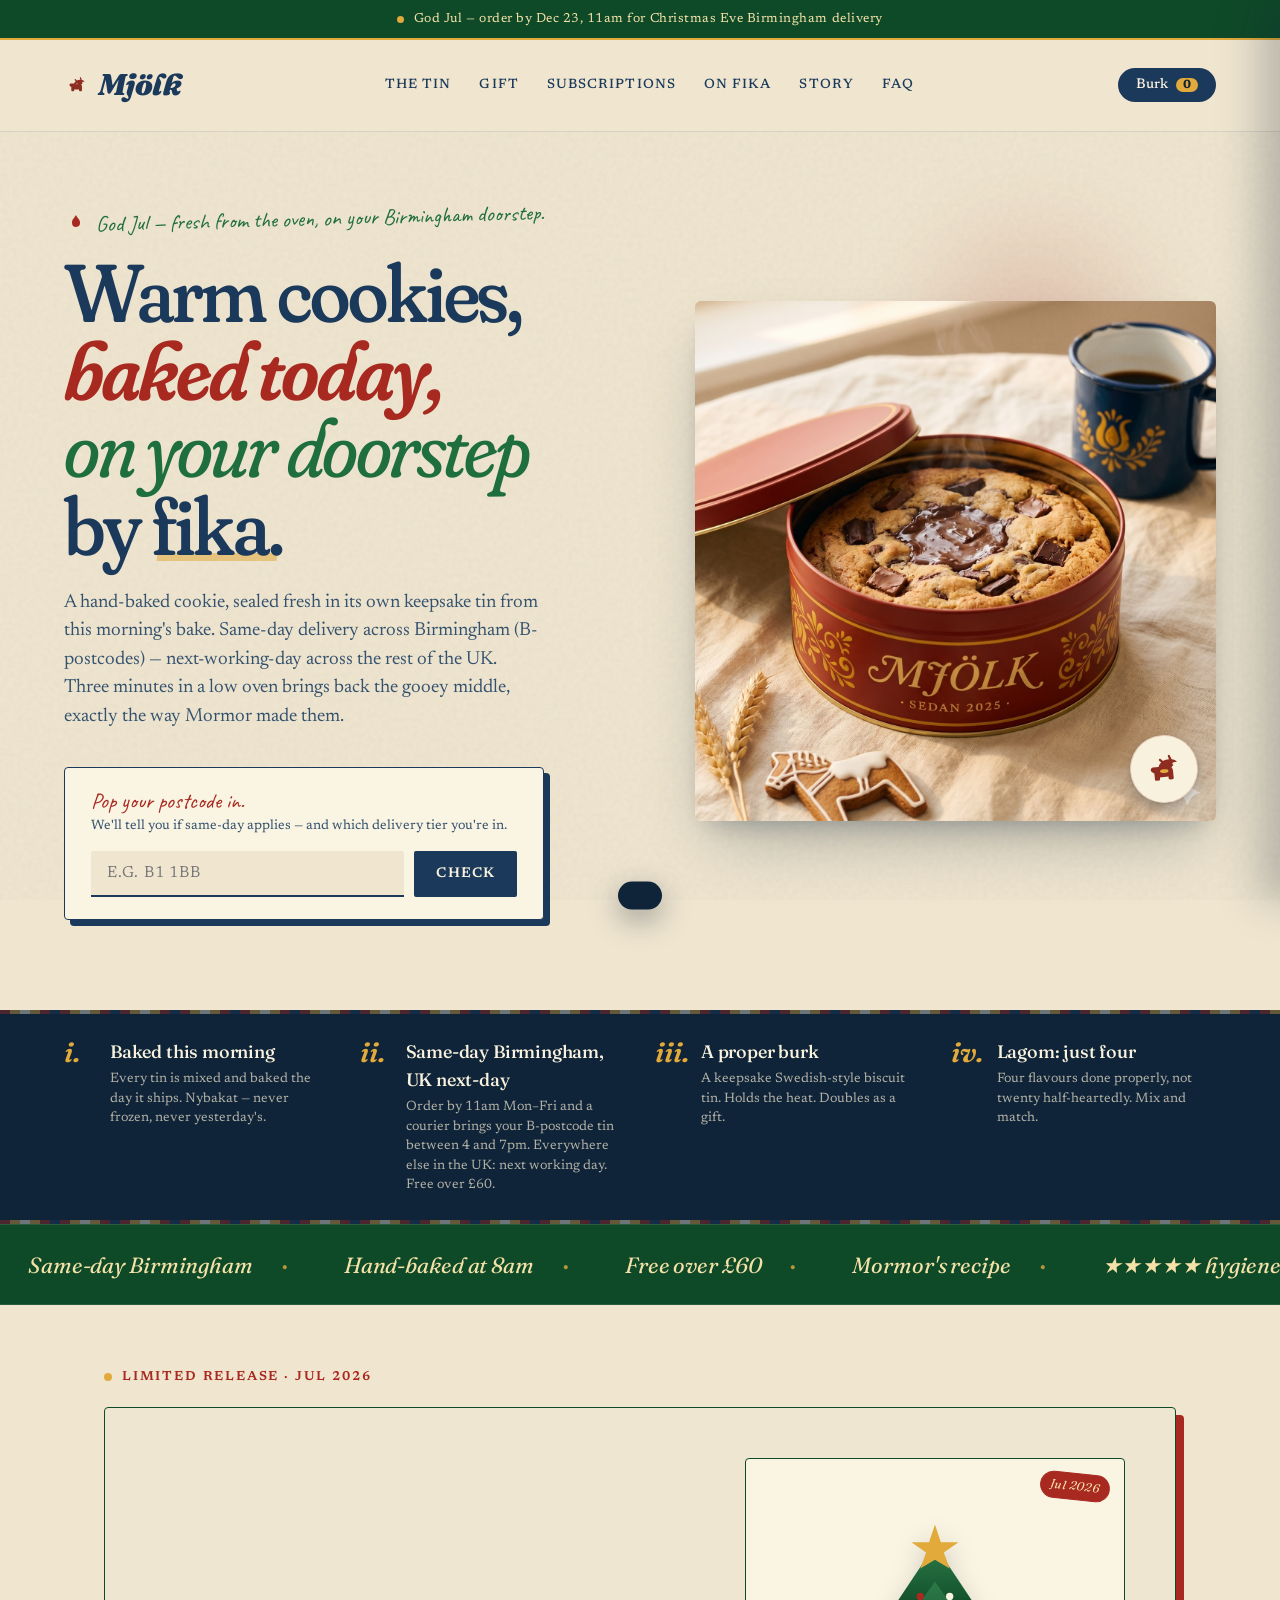
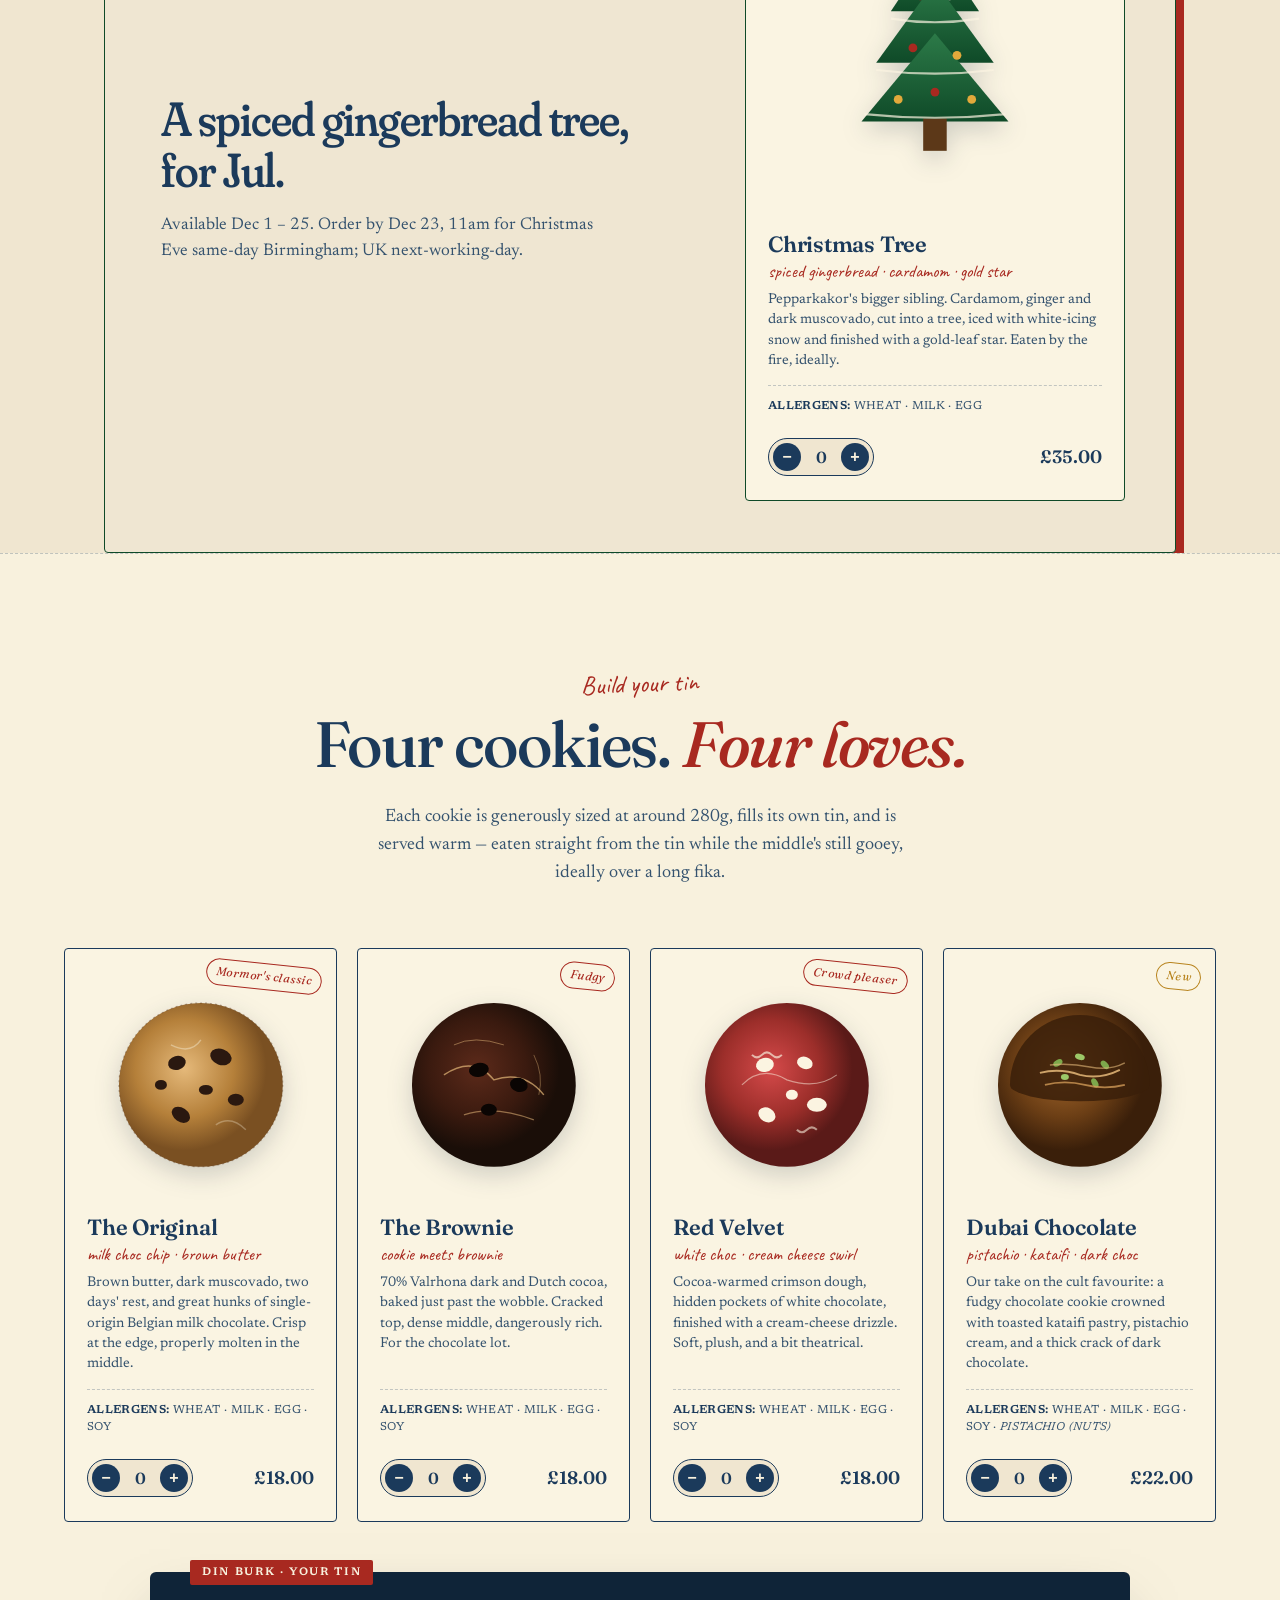
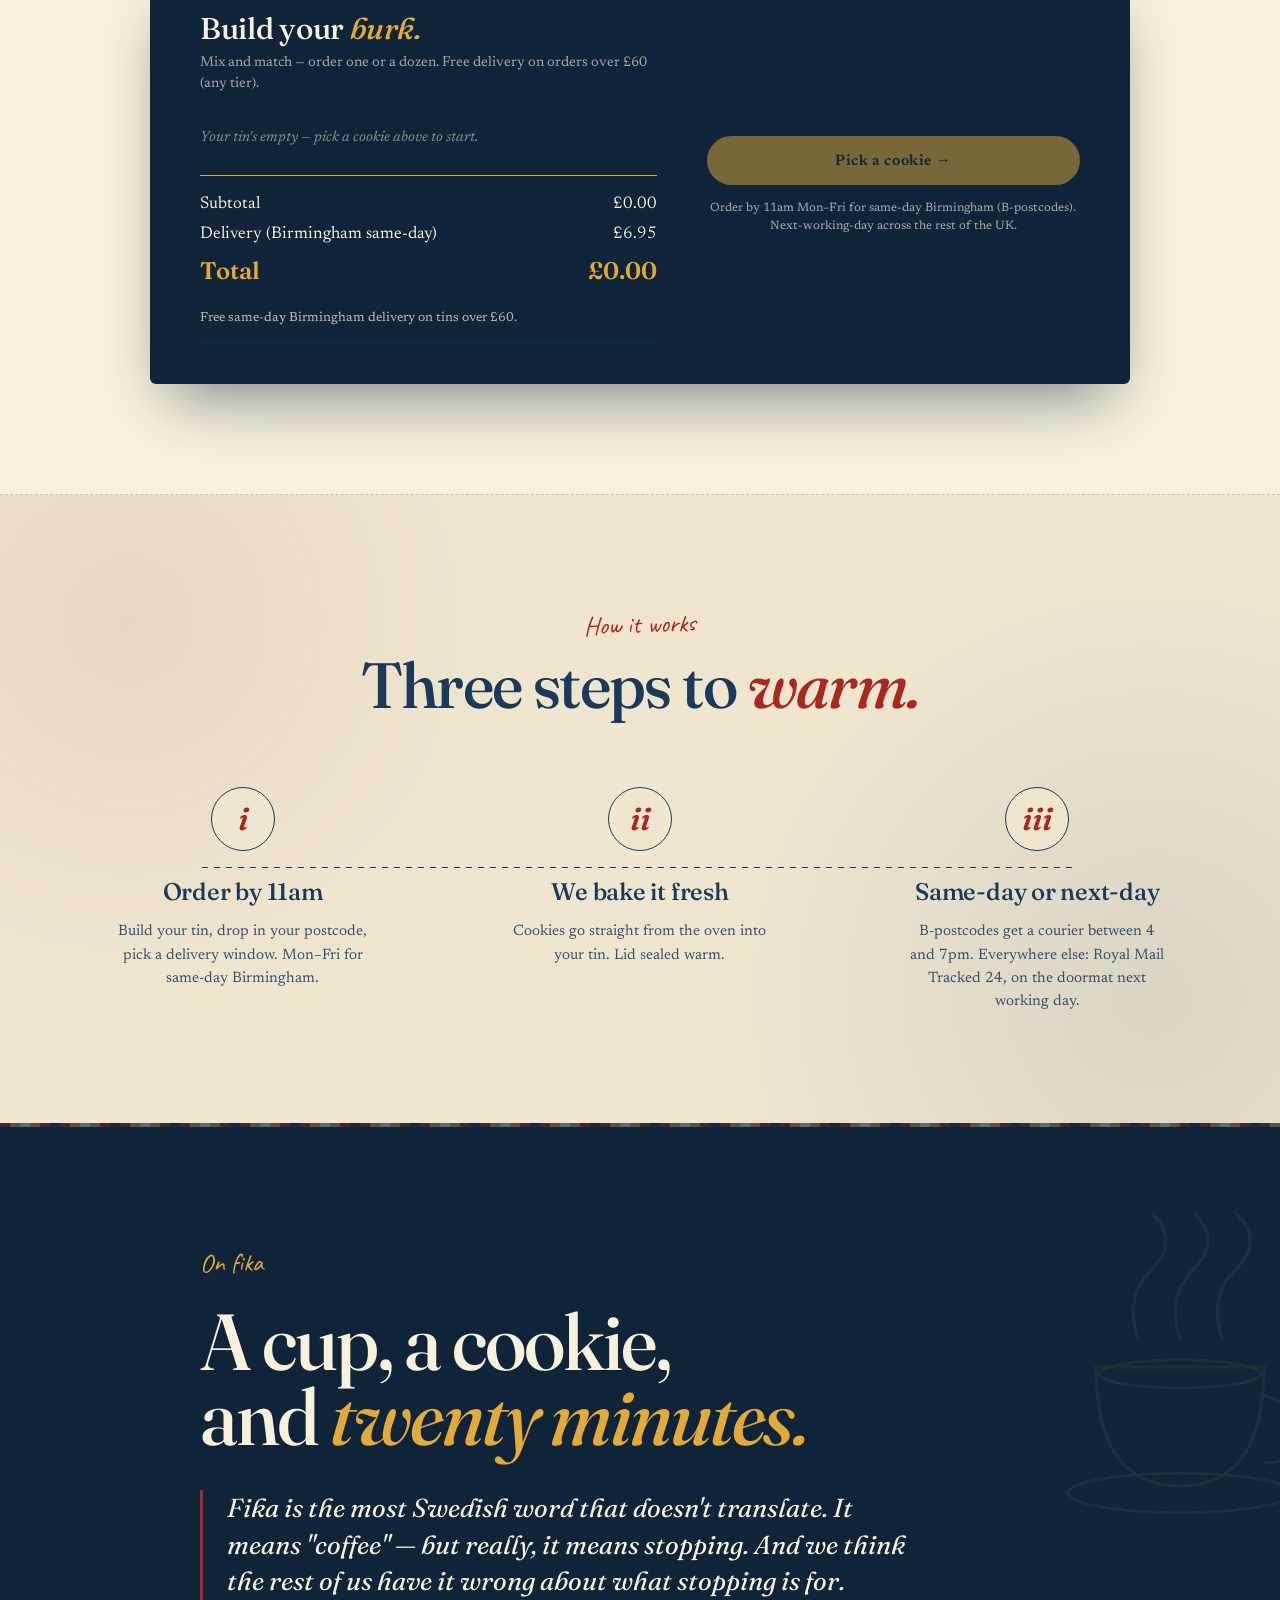
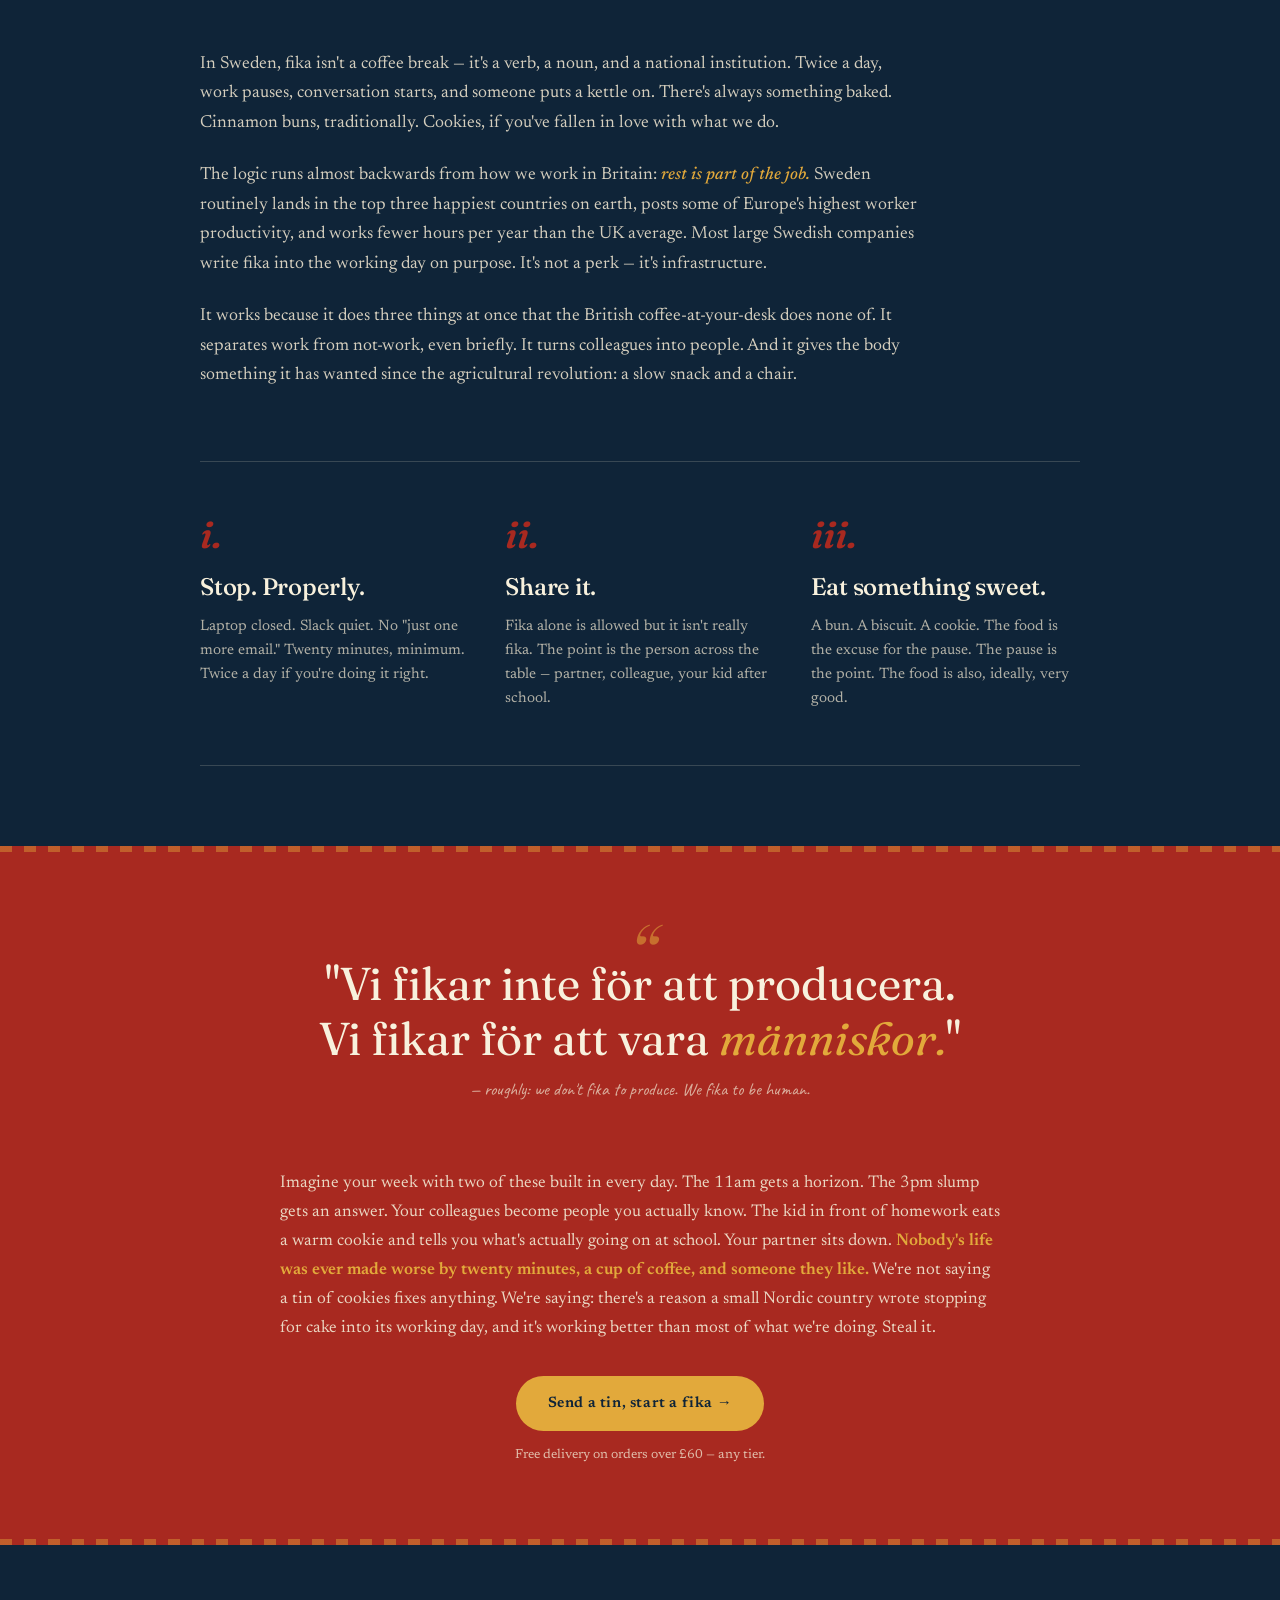
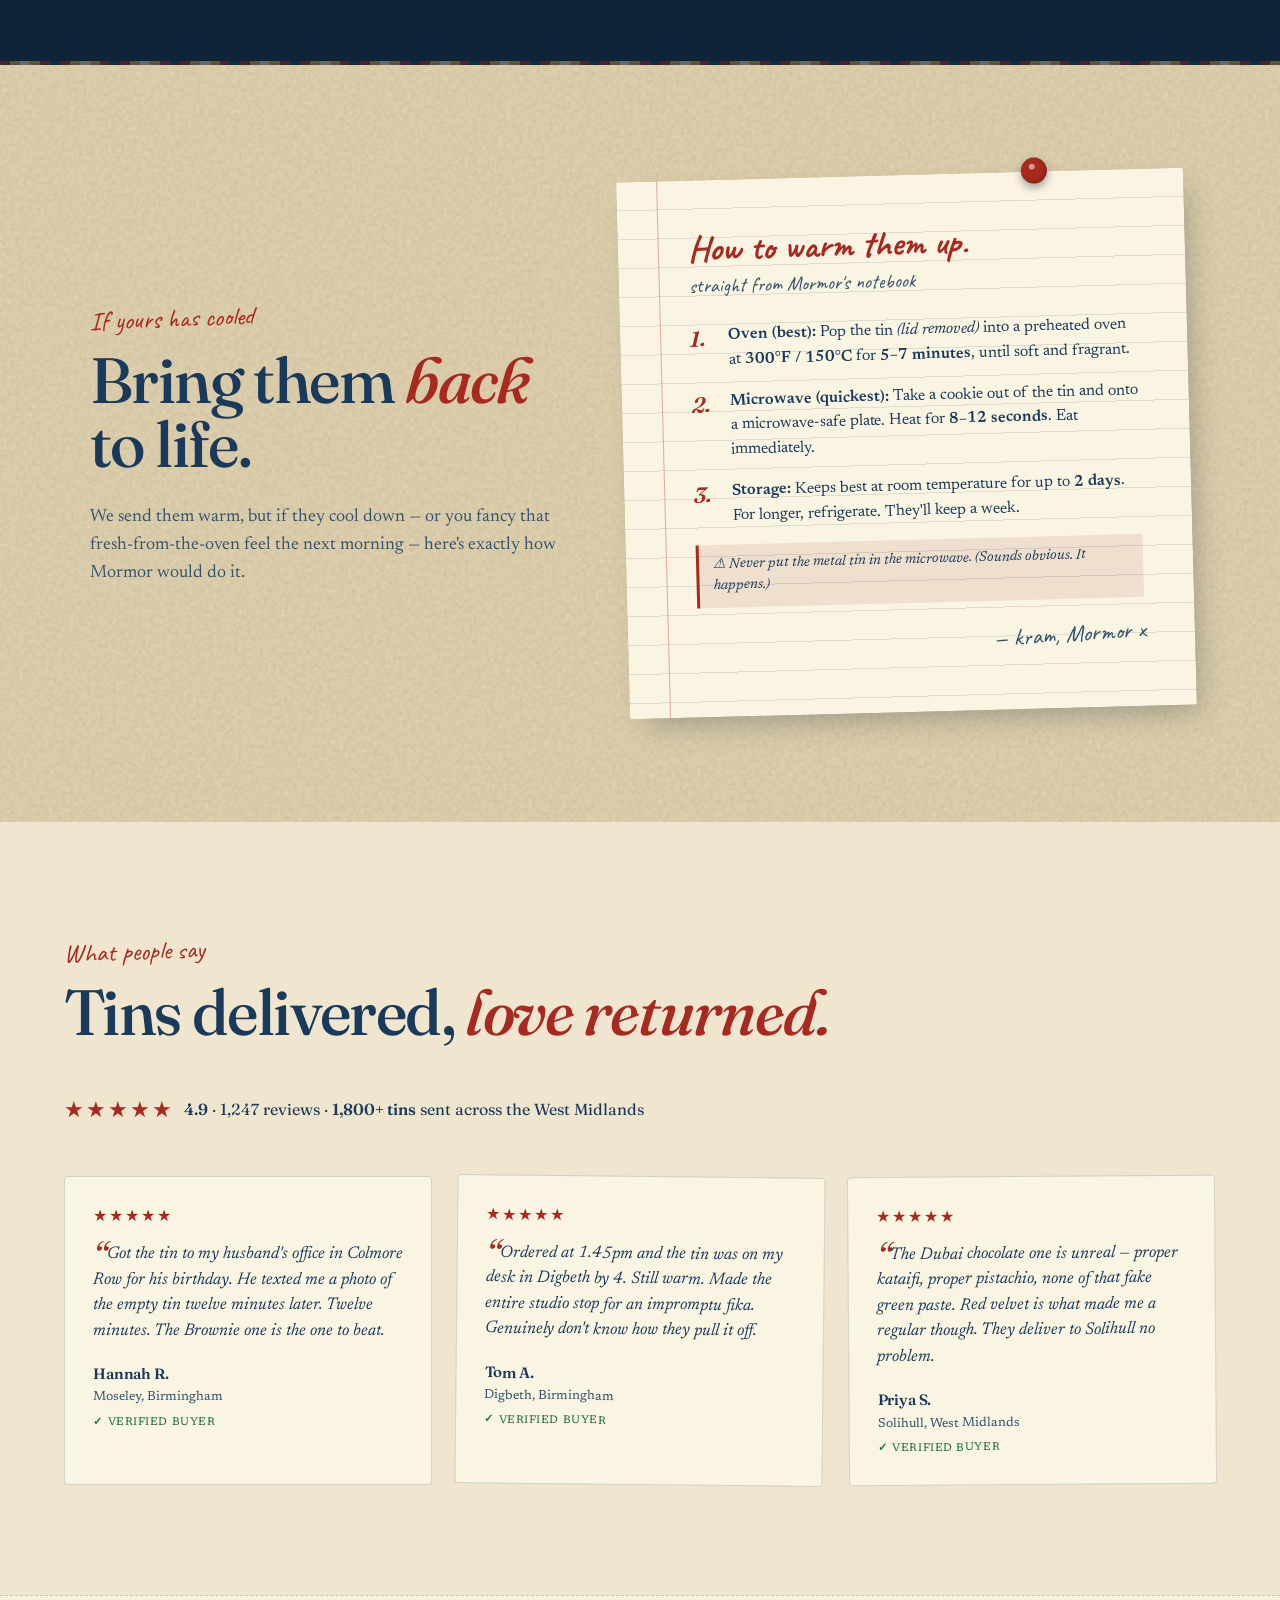
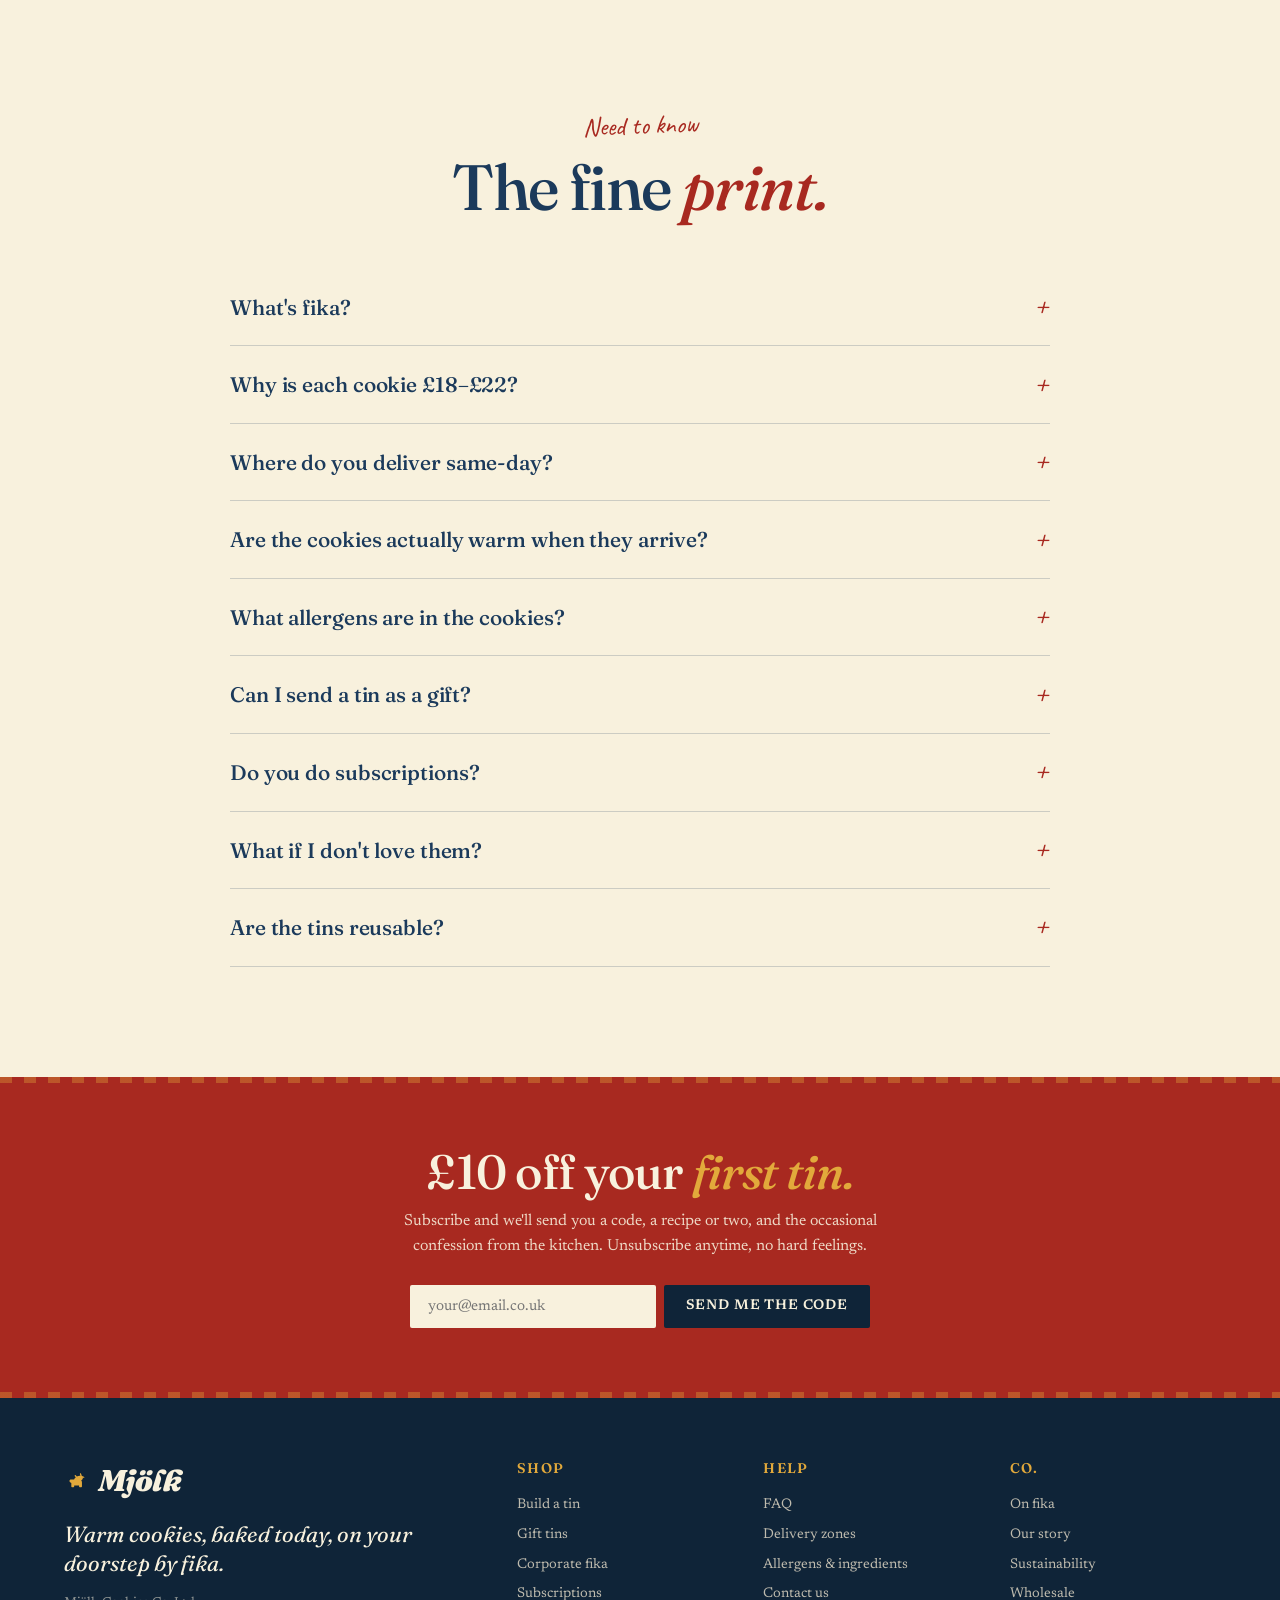
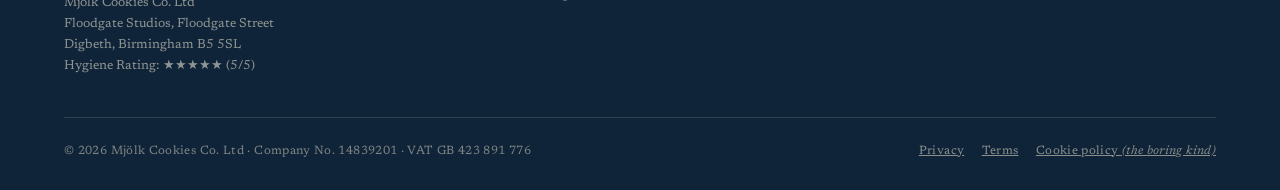
<file: index.html>
<!DOCTYPE html>
<html lang="en-GB">
<head>
<meta charset="UTF-8">
<meta name="viewport" content="width=device-width, initial-scale=1.0">
<link rel="icon" type="image/svg+xml" href="favicon.svg">
<link rel="apple-touch-icon" href="favicon.svg">
<title>Mjölk Cookies — Warm cookies, baked today, on your doorstep by fika.</title>
<meta name="description" content="Hand-baked Swedish-inspired cookie tins. Same-day delivery across Birmingham (B-postcodes), next-working-day across the rest of the UK. Four flavours, sealed fresh.">
<link rel="preconnect" href="https://fonts.googleapis.com">
<link rel="preconnect" href="https://fonts.gstatic.com" crossorigin>
<link href="https://fonts.googleapis.com/css2?family=Fraunces:ital,opsz,wght@0,9..144,400;0,9..144,500;0,9..144,600;0,9..144,700;0,9..144,900;1,9..144,400;1,9..144,600;1,9..144,900&family=Newsreader:ital,wght@0,400;0,500;0,600;1,400;1,500&family=Caveat:wght@500;700&display=swap" rel="stylesheet">
<link rel="stylesheet" href="styles.css">
<script src="theme-init.js"></script>
</head>
<body>

<!-- Top utility bar -->
<div class="topbar">
  <span class="pulse"></span>
  Order by <strong>11am Mon–Fri</strong> for <strong>same-day Birmingham</strong> · UK next-day · Free over <strong>£60</strong>
</div>

<!-- Nav -->
<nav class="site-nav">
  <a href="index.html" class="logo">
    <svg class="dala" viewBox="0 0 64 64" xmlns="http://www.w3.org/2000/svg" aria-hidden="true">
      <path fill="#8E2D1F" d="M51 24c-1.5-2.5-4-4-7-4.5L42 14c-.3-.8-1.2-1.2-2-.9-.7.3-1.1 1-.9 1.7l1.2 4.5c-3-.2-6 .3-8.5 1.5l-3-3c-.6-.6-1.6-.6-2.2 0-.6.6-.6 1.6 0 2.2l2.5 2.5c-2 1.5-3.5 3.5-4.3 5.8H17c-2 0-3.5 1.5-3.5 3.5 0 1.2.6 2.3 1.5 3l3 2v8.7c0 1 .8 1.8 1.8 1.8h3.5c1 0 1.8-.8 1.8-1.8v-2.4h12v2.4c0 1 .8 1.8 1.8 1.8h3.5c1 0 1.8-.8 1.8-1.8V35.5c0-2-.7-3.8-1.8-5.3 1.7-.7 3-2 3.7-3.7.4-1 .3-2-.1-2.5z"/>
      <circle cx="46" cy="26" r="1.2" fill="#F0E6D0"/>
      <path d="M30 30c1-1 2-1.5 3.5-1.5" stroke="#F0E6D0" stroke-width="1" fill="none" stroke-linecap="round"/>
    </svg>
    Mjölk
  </a>
  <ul>
    <li><a href="#shop">The Tin</a></li>
    <li><a href="gift-tins.html">Gift</a></li>
    <li><a href="subscriptions.html">Subscriptions</a></li>
    <li><a href="#fika">On Fika</a></li>
    <li><a href="our-story.html">Story</a></li>
    <li><a href="#faq">FAQ</a></li>
  </ul>
  <div class="nav-right">
    <button class="cart-btn" onclick="openCart()">
      Burk <span class="cart-count" data-cart-count>0</span>
    </button>
    <button class="mobile-menu-btn" onclick="toggleMobileMenu()" aria-label="Menu">
      <svg viewBox="0 0 24 24" fill="none" stroke="currentColor" stroke-width="2"><path d="M3 6h18M3 12h18M3 18h18"/></svg>
    </button>
  </div>
</nav>

<!-- Hero -->
<section class="hero">
  <div>
    <span class="eyebrow">
      <svg viewBox="0 0 24 24" fill="none"><path d="M12 2c2 4 4 4 4 8a4 4 0 11-8 0c0-4 2-4 4-8z" fill="#8E2D1F"/></svg>
      Hand-baked in Digbeth · Birmingham same-day, UK next-working-day.
    </span>
    <h1 class="headline">
      Warm cookies,<br>
      <span class="it">baked today,</span><br>
      <span class="swash">on your doorstep</span><br>
      by <span class="fika-mark">fika.</span>
    </h1>
    <p class="lede">
      A hand-baked cookie, sealed fresh in its own keepsake tin from this morning's bake.
      Same-day delivery across Birmingham (B-postcodes) — next-working-day across the rest
      of the UK. Three minutes in a low oven brings back the gooey middle, exactly the way
      Mormor made them.
    </p>

    <div class="postcode">
      <div class="postcode-label">Pop your postcode in.</div>
      <div class="postcode-sub">We'll tell you if same-day applies — and which delivery tier you're in.</div>
      <form class="postcode-form" onsubmit="checkPostcode(event)">
        <input type="text" id="postcode-input" placeholder="E.g. B1 1BB" maxlength="8" required>
        <button type="submit">Check</button>
      </form>
      <div class="postcode-result" id="postcode-result"></div>
    </div>
  </div>

  <div class="hero-art">
    <img src="hero-tin.jpg" alt="An open Mjölk biscuit tin holding a single warm chocolate-chunk cookie with molten centre, a navy enamel mug of coffee and a gingerbread dala-horse beside it." width="1400" height="1400" loading="eager" fetchpriority="high">
    <span class="hero-stamp" aria-hidden="true">
      <img src="favicon.svg" alt="">
    </span>
  </div>
</section>

<!-- Value strip -->
<div class="value-strip">
  <div class="value-strip-inner">
    <div class="value-item"><div class="value-item-num">i.</div><div><h4>Baked this morning</h4><p>Every tin is mixed and baked the day it ships. Nybakat — never frozen, never yesterday's.</p></div></div>
    <div class="value-item"><div class="value-item-num">ii.</div><div><h4>Same-day Birmingham, UK next-day</h4><p>Order by 11am Mon–Fri and a courier brings your B-postcode tin between 4 and 7pm. Everywhere else in the UK: next working day. Free over £60.</p></div></div>
    <div class="value-item"><div class="value-item-num">iii.</div><div><h4>A proper burk</h4><p>A keepsake Swedish-style biscuit tin. Holds the heat. Doubles as a gift.</p></div></div>
    <div class="value-item"><div class="value-item-num">iv.</div><div><h4>Lagom: just four</h4><p>Four flavours done properly, not twenty half-heartedly. Mix and match.</p></div></div>
  </div>
</div>

<!-- Sliding banner -->
<div class="marquee" role="presentation">
  <div class="marquee-track">
    <span>Same-day Birmingham</span>
    <span>Hand-baked at 8am</span>
    <span>Free over £60</span>
    <span>Mormor's recipe</span>
    <span>★★★★★ hygiene rating</span>
    <span>Sealed warm</span>
    <span>Lagom: just four</span>
    <span>Nybakat — never frozen</span>
    <span aria-hidden="true">Same-day Birmingham</span>
    <span aria-hidden="true">Hand-baked at 8am</span>
    <span aria-hidden="true">Free over £60</span>
    <span aria-hidden="true">Mormor's recipe</span>
    <span aria-hidden="true">★★★★★ hygiene rating</span>
    <span aria-hidden="true">Sealed warm</span>
    <span aria-hidden="true">Lagom: just four</span>
    <span aria-hidden="true">Nybakat — never frozen</span>
  </div>
</div>

<!-- Shop -->
<section id="shop">
  <div style="text-align:center; margin-bottom: 60px">
    <span class="section-eyebrow">Build your tin</span>
    <h2 class="section-title">Four cookies. <span class="it">Four loves.</span></h2>
    <p class="section-intro" style="margin-left:auto; margin-right:auto">
      Each cookie is generously sized at around 280g, fills its own tin, and is served warm —
      eaten straight from the tin while the middle's still gooey, ideally over a long fika.
    </p>
  </div>

  <div class="shop-grid">
    <!-- Original -->
    <div class="cookie-card">
      <span class="stamp">Mormor's classic</span>
      <div class="cookie-art">
        <svg viewBox="0 0 200 200"><defs><radialGradient id="c1" cx=".4" cy=".4"><stop offset="0%" stop-color="#E5B97A"/><stop offset="60%" stop-color="#B5803A"/><stop offset="100%" stop-color="#7A5022"/></radialGradient></defs>
          <circle cx="100" cy="100" r="82" fill="url(#c1)"/>
          <circle cx="100" cy="100" r="82" fill="none" stroke="#5C3A1F" stroke-width="1.2" stroke-dasharray="2,3" opacity=".4"/>
          <ellipse cx="76" cy="78" rx="9" ry="7" fill="#2A1810" transform="rotate(-15 76 78)"/>
          <ellipse cx="120" cy="72" rx="11" ry="8" fill="#2A1810" transform="rotate(20 120 72)"/>
          <ellipse cx="135" cy="115" rx="8" ry="6" fill="#2A1810"/>
          <ellipse cx="80" cy="130" rx="10" ry="7" fill="#2A1810" transform="rotate(35 80 130)"/>
          <ellipse cx="105" cy="105" rx="7" ry="5" fill="#2A1810"/>
          <ellipse cx="60" cy="100" rx="6" ry="5" fill="#2A1810"/>
          <path d="M70 60 Q90 70, 100 55" stroke="#FBF4E1" stroke-width="1.5" fill="none" opacity=".4"/>
          <path d="M115 140 Q130 130, 145 145" stroke="#FBF4E1" stroke-width="1.5" fill="none" opacity=".3"/>
        </svg>
      </div>
      <div class="cookie-name">The Original</div>
      <div class="cookie-tagline">milk choc chip · brown butter</div>
      <p class="cookie-desc">Brown butter, dark muscovado, two days' rest, and great hunks of single-origin Belgian milk chocolate. Crisp at the edge, properly molten in the middle.</p>
      <div class="cookie-allergens"><strong>Allergens:</strong> wheat · milk · egg · soy</div>
      <div class="qty-row">
        <div class="qty-controls">
          <button class="qty-btn" onclick="updateQty('original', -1)">−</button>
          <span class="qty-num" id="qty-original">0</span>
          <button class="qty-btn" onclick="updateQty('original', 1)">+</button>
        </div>
        <div class="cookie-price">£18.00</div>
      </div>
    </div>

    <!-- Brownie -->
    <div class="cookie-card">
      <span class="stamp">Fudgy</span>
      <div class="cookie-art">
        <svg viewBox="0 0 200 200"><defs><radialGradient id="c2" cx=".4" cy=".4"><stop offset="0%" stop-color="#5C2A1A"/><stop offset="60%" stop-color="#3A1A0F"/><stop offset="100%" stop-color="#1A0E08"/></radialGradient></defs>
          <circle cx="100" cy="100" r="82" fill="url(#c2)"/>
          <path d="M50 90 Q80 70, 100 95 Q130 85, 150 110" stroke="#E5B97A" stroke-width="1.5" fill="none" opacity=".7"/>
          <path d="M70 130 Q100 120, 140 135" stroke="#E5B97A" stroke-width="1.2" fill="none" opacity=".55"/>
          <path d="M60 60 Q80 50, 110 60" stroke="#E5B97A" stroke-width="1" fill="none" opacity=".5"/>
          <path d="M140 70 Q150 90, 145 110" stroke="#E5B97A" stroke-width="1" fill="none" opacity=".4"/>
          <ellipse cx="85" cy="85" rx="10" ry="7" fill="#0A0503" transform="rotate(-10 85 85)"/>
          <ellipse cx="125" cy="100" rx="9" ry="7" fill="#0A0503" transform="rotate(15 125 100)"/>
          <ellipse cx="95" cy="125" rx="8" ry="6" fill="#0A0503"/>
        </svg>
      </div>
      <div class="cookie-name">The Brownie</div>
      <div class="cookie-tagline">cookie meets brownie</div>
      <p class="cookie-desc">70% Valrhona dark and Dutch cocoa, baked just past the wobble. Cracked top, dense middle, dangerously rich. For the chocolate lot.</p>
      <div class="cookie-allergens"><strong>Allergens:</strong> wheat · milk · egg · soy</div>
      <div class="qty-row">
        <div class="qty-controls">
          <button class="qty-btn" onclick="updateQty('brownie', -1)">−</button>
          <span class="qty-num" id="qty-brownie">0</span>
          <button class="qty-btn" onclick="updateQty('brownie', 1)">+</button>
        </div>
        <div class="cookie-price">£18.00</div>
      </div>
    </div>

    <!-- Red Velvet -->
    <div class="cookie-card">
      <span class="stamp">Crowd pleaser</span>
      <div class="cookie-art">
        <svg viewBox="0 0 200 200"><defs><radialGradient id="c3" cx=".4" cy=".4"><stop offset="0%" stop-color="#D54A4A"/><stop offset="60%" stop-color="#9C2E2A"/><stop offset="100%" stop-color="#5A1A18"/></radialGradient></defs>
          <circle cx="100" cy="100" r="82" fill="url(#c3)"/>
          <path d="M55 100 Q75 80, 100 95 Q130 105, 150 90" stroke="#FBF4E1" stroke-width="1.2" fill="none" opacity=".5"/>
          <ellipse cx="78" cy="80" rx="9" ry="7" fill="#FBF4E1" transform="rotate(-12 78 80)"/>
          <ellipse cx="118" cy="78" rx="8" ry="6" fill="#FBF4E1" transform="rotate(20 118 78)"/>
          <ellipse cx="130" cy="120" rx="10" ry="7" fill="#FBF4E1"/>
          <ellipse cx="80" cy="130" rx="9" ry="7" fill="#FBF4E1" transform="rotate(30 80 130)"/>
          <ellipse cx="105" cy="110" rx="6" ry="5" fill="#FBF4E1"/>
          <path d="M65 70 Q70 75, 75 70 Q80 65, 85 70 Q90 75, 95 70" stroke="#F5EBD9" stroke-width="2" fill="none" opacity=".7"/>
          <path d="M110 145 Q115 150, 120 145 Q125 140, 130 145" stroke="#F5EBD9" stroke-width="2" fill="none" opacity=".6"/>
        </svg>
      </div>
      <div class="cookie-name">Red Velvet</div>
      <div class="cookie-tagline">white choc · cream cheese swirl</div>
      <p class="cookie-desc">Cocoa-warmed crimson dough, hidden pockets of white chocolate, finished with a cream-cheese drizzle. Soft, plush, and a bit theatrical.</p>
      <div class="cookie-allergens"><strong>Allergens:</strong> wheat · milk · egg · soy</div>
      <div class="qty-row">
        <div class="qty-controls">
          <button class="qty-btn" onclick="updateQty('redvelvet', -1)">−</button>
          <span class="qty-num" id="qty-redvelvet">0</span>
          <button class="qty-btn" onclick="updateQty('redvelvet', 1)">+</button>
        </div>
        <div class="cookie-price">£18.00</div>
      </div>
    </div>

    <!-- Dubai -->
    <div class="cookie-card">
      <span class="stamp" style="color: var(--mustard-deep); border-color: var(--mustard-deep)">New</span>
      <div class="cookie-art">
        <svg viewBox="0 0 200 200"><defs><radialGradient id="c4" cx=".4" cy=".4"><stop offset="0%" stop-color="#A6692D"/><stop offset="60%" stop-color="#6B3E15"/><stop offset="100%" stop-color="#3A1F0A"/></radialGradient></defs>
          <circle cx="100" cy="100" r="82" fill="url(#c4)"/>
          <path d="M30 100 A70 70 0 0 1 170 100 A60 14 0 0 1 30 100" fill="#3A1F0A" opacity=".85"/>
          <ellipse cx="78" cy="78" rx="5" ry="3" fill="#7DA84B" transform="rotate(-30 78 78)"/>
          <ellipse cx="100" cy="72" rx="5" ry="3" fill="#9CC868" transform="rotate(15 100 72)"/>
          <ellipse cx="125" cy="80" rx="5" ry="3" fill="#7DA84B" transform="rotate(45 125 80)"/>
          <ellipse cx="85" cy="92" rx="4" ry="3" fill="#9CC868"/>
          <ellipse cx="115" cy="98" rx="5" ry="3" fill="#7DA84B" transform="rotate(60 115 98)"/>
          <path d="M60 88 Q80 83, 100 90 Q120 95, 140 85" stroke="#E5B97A" stroke-width="2" fill="none" opacity=".85"/>
          <path d="M65 100 Q85 95, 105 100 Q125 105, 145 100" stroke="#D9A05B" stroke-width="1.8" fill="none" opacity=".75"/>
          <path d="M70 80 Q90 78, 110 82 Q130 86, 145 78" stroke="#E5B97A" stroke-width="1.5" fill="none" opacity=".6"/>
        </svg>
      </div>
      <div class="cookie-name">Dubai Chocolate</div>
      <div class="cookie-tagline">pistachio · kataifi · dark choc</div>
      <p class="cookie-desc">Our take on the cult favourite: a fudgy chocolate cookie crowned with toasted kataifi pastry, pistachio cream, and a thick crack of dark chocolate.</p>
      <div class="cookie-allergens"><strong>Allergens:</strong> wheat · milk · egg · soy · <em>pistachio (nuts)</em></div>
      <div class="qty-row">
        <div class="qty-controls">
          <button class="qty-btn" onclick="updateQty('dubai', -1)">−</button>
          <span class="qty-num" id="qty-dubai">0</span>
          <button class="qty-btn" onclick="updateQty('dubai', 1)">+</button>
        </div>
        <div class="cookie-price">£22.00</div>
      </div>
    </div>
  </div>

  <div class="tin-builder">
    <div>
      <h3>Build your <span class="it">burk.</span></h3>
      <p class="builder-hint">Mix and match — order one or a dozen. Free delivery on orders over £60 (any tier).</p>
      <div class="tin-summary" id="tin-summary"><div class="empty-line">Your tin's empty — pick a cookie above to start.</div></div>
      <div class="builder-totals">
        <div class="total-row"><span>Subtotal</span><span id="builder-subtotal">£0.00</span></div>
        <div class="total-row"><span>Delivery (Birmingham same-day)</span><span id="builder-delivery">£6.95</span></div>
        <div class="total-row grand"><span>Total</span><span id="builder-total">£0.00</span></div>
      </div>
      <div class="delivery-progress" id="delivery-progress">
        Free delivery on tins over £60 — any tier.
        <div class="progress-bar"><div class="progress-bar-fill" id="progress-fill"></div></div>
      </div>
    </div>
    <div>
      <button class="builder-cta" id="builder-cta" disabled onclick="checkout()">Send my tin →</button>
      <p style="font-size: 12px; opacity: .65; text-align: center; margin-top: 14px; line-height: 1.5">
        Order by 11am Mon–Fri for same-day Birmingham (B-postcodes).<br>
        Next-working-day across the rest of the UK.
      </p>
    </div>
  </div>
</section>

<!-- How it works -->
<section id="how">
  <div style="text-align:center; margin-bottom: 70px">
    <span class="section-eyebrow">How it works</span>
    <h2 class="section-title">Three steps to <span class="it">warm.</span></h2>
  </div>
  <div class="steps">
    <div class="step"><div class="step-num">i</div><h4>Order by 11am</h4><p>Build your tin, drop in your postcode, pick a delivery window. Mon–Fri for same-day Birmingham.</p></div>
    <div class="step"><div class="step-num">ii</div><h4>We bake it fresh</h4><p>Cookies go straight from the oven into your tin. Lid sealed warm.</p></div>
    <div class="step"><div class="step-num">iii</div><h4>Same-day or next-day</h4><p>B-postcodes get a courier between 4 and 7pm. Everywhere else: Royal Mail Tracked 24, on the doormat next working day.</p></div>
  </div>
</section>

<!-- Fika -->
<section id="fika">
  <div class="fika-deco" aria-hidden="true">
    <svg viewBox="0 0 200 240" xmlns="http://www.w3.org/2000/svg">
      <ellipse cx="100" cy="200" rx="80" ry="14" fill="none" stroke="#E2A93B" stroke-width="2"/>
      <path d="M40 110 Q40 195, 100 195 Q160 195, 160 110 Z" fill="none" stroke="#E2A93B" stroke-width="2"/>
      <path d="M160 130 Q190 140, 185 165 Q180 180, 160 178" fill="none" stroke="#E2A93B" stroke-width="2"/>
      <ellipse cx="100" cy="115" rx="58" ry="10" fill="none" stroke="#E2A93B" stroke-width="2"/>
      <path d="M70 90 Q60 60, 80 40 Q100 20, 80 0" fill="none" stroke="#E2A93B" stroke-width="2" stroke-linecap="round"/>
      <path d="M100 90 Q90 60, 110 40 Q130 20, 110 0" fill="none" stroke="#E2A93B" stroke-width="2" stroke-linecap="round"/>
      <path d="M130 90 Q120 60, 140 40 Q160 20, 140 0" fill="none" stroke="#E2A93B" stroke-width="2" stroke-linecap="round"/>
    </svg>
  </div>
  <div class="fika-inner">
    <span class="section-eyebrow">On fika</span>
    <h2 class="fika-title">A cup, a cookie,<br>and <span class="it">twenty&nbsp;minutes.</span></h2>
    <p class="fika-lede">
      Fika is the most Swedish word that doesn't translate. It means "coffee" — but really,
      it means stopping. And we think the rest of us have it wrong about what stopping is for.
    </p>
    <div class="fika-body">
      <p>In Sweden, fika isn't a coffee break — it's a verb, a noun, and a national institution. Twice a day, work pauses, conversation starts, and someone puts a kettle on. There's always something baked. Cinnamon buns, traditionally. Cookies, if you've fallen in love with what we do.</p>
      <p>The logic runs almost backwards from how we work in Britain: <em>rest is part of the job.</em> Sweden routinely lands in the top three happiest countries on earth, posts some of Europe's highest worker productivity, and works fewer hours per year than the UK average. Most large Swedish companies write fika into the working day on purpose. It's not a perk — it's infrastructure.</p>
      <p>It works because it does three things at once that the British coffee-at-your-desk does none of. It separates work from not-work, even briefly. It turns colleagues into people. And it gives the body something it has wanted since the agricultural revolution: a slow snack and a chair.</p>
    </div>
    <div class="fika-rules">
      <div class="rule"><div class="rule-num">i.</div><h4>Stop. Properly.</h4><p>Laptop closed. Slack quiet. No "just one more email." Twenty minutes, minimum. Twice a day if you're doing it right.</p></div>
      <div class="rule"><div class="rule-num">ii.</div><h4>Share it.</h4><p>Fika alone is allowed but it isn't really fika. The point is the person across the table — partner, colleague, your kid after school.</p></div>
      <div class="rule"><div class="rule-num">iii.</div><h4>Eat something sweet.</h4><p>A bun. A biscuit. A cookie. The food is the excuse for the pause. The pause is the point. The food is also, ideally, very good.</p></div>
    </div>
  </div>

  <div class="fika-finale">
    <blockquote class="fika-quote">
      "Vi fikar inte för att producera.<br>
      Vi fikar för att vara <span class="it">människor.</span>"
      <span class="fika-quote-source">— roughly: we don't fika to produce. We fika to be human.</span>
    </blockquote>
    <p class="fika-close">
      Imagine your week with two of these built in every day. The 11am gets a horizon.
      The 3pm slump gets an answer. Your colleagues become people you actually know.
      The kid in front of homework eats a warm cookie and tells you what's actually
      going on at school. Your partner sits down. <strong>Nobody's life was ever made
      worse by twenty minutes, a cup of coffee, and someone they like.</strong> We're
      not saying a tin of cookies fixes anything. We're saying: there's a reason a small
      Nordic country wrote stopping for cake into its working day, and it's working
      better than most of what we're doing. Steal it.
    </p>
    <div class="fika-cta-row">
      <a href="#shop" class="fika-cta">Send a tin, start a fika →</a>
      <span class="fika-cta-sub">Free delivery on orders over £60 — any tier.</span>
    </div>
  </div>
</section>

<!-- Reheat -->
<section id="reheat">
  <div class="recipe-wrap">
    <div>
      <span class="section-eyebrow">If yours has cooled</span>
      <h2 class="section-title">Bring them <span class="it">back</span> to life.</h2>
      <p class="section-intro" style="margin-bottom: 0">We send them warm, but if they cool down — or you fancy that fresh-from-the-oven feel the next morning — here's exactly how Mormor would do it.</p>
    </div>
    <div class="recipe-card">
      <div class="recipe-pin"></div>
      <h3>How to warm them up.</h3>
      <p class="recipe-sub">straight from Mormor's notebook</p>
      <ol>
        <li><strong>Oven (best):</strong> Pop the tin <em>(lid removed)</em> into a preheated oven at <strong>300°F / 150°C</strong> for <strong>5–7 minutes</strong>, until soft and fragrant.</li>
        <li><strong>Microwave (quickest):</strong> Take a cookie out of the tin and onto a microwave-safe plate. Heat for <strong>8–12 seconds</strong>. Eat immediately.</li>
        <li><strong>Storage:</strong> Keeps best at room temperature for up to <strong>2 days</strong>. For longer, refrigerate. They'll keep a week.</li>
      </ol>
      <div class="warning">⚠ Never put the metal tin in the microwave. (Sounds obvious. It happens.)</div>
      <div class="signoff">— kram, Mormor x</div>
    </div>
  </div>
</section>

<!-- Reviews -->
<section id="reviews">
  <div class="reviews-header">
    <div><span class="section-eyebrow">What people say</span><h2 class="section-title">Tins delivered, <span class="it">love returned.</span></h2></div>
    <div class="stars"><span class="stars-glyphs">★★★★★</span><span><b>4.9</b> · 1,247 reviews · <b>1,800+ tins</b> sent across the West Midlands</span></div>
  </div>
  <div class="reviews-grid">
    <div class="review"><div class="review-stars">★★★★★</div><p>Got the tin to my husband's office in Colmore Row for his birthday. He texted me a photo of the empty tin twelve minutes later. Twelve minutes. The Brownie one is the one to beat.</p><div class="review-author">Hannah R.</div><div class="review-loc">Moseley, Birmingham</div><div class="verified">Verified buyer</div></div>
    <div class="review"><div class="review-stars">★★★★★</div><p>Ordered at 1.45pm and the tin was on my desk in Digbeth by 4. Still warm. Made the entire studio stop for an impromptu fika. Genuinely don't know how they pull it off.</p><div class="review-author">Tom A.</div><div class="review-loc">Digbeth, Birmingham</div><div class="verified">Verified buyer</div></div>
    <div class="review"><div class="review-stars">★★★★★</div><p>The Dubai chocolate one is unreal — proper kataifi, proper pistachio, none of that fake green paste. Red velvet is what made me a regular though. They deliver to Solihull no problem.</p><div class="review-author">Priya S.</div><div class="review-loc">Solihull, West Midlands</div><div class="verified">Verified buyer</div></div>
  </div>
</section>

<!-- FAQ -->
<section id="faq">
  <div style="text-align:center; margin-bottom: 50px">
    <span class="section-eyebrow">Need to know</span>
    <h2 class="section-title">The fine <span class="it">print.</span></h2>
  </div>
  <div class="faq-list">
    <div class="faq-item" onclick="toggleFAQ(this)"><div class="faq-q">What's fika? <span class="plus">+</span></div><div class="faq-a">A Swedish institution. It means "to have coffee" — but really it's a daily pause for coffee, something baked, and a chat. Twice a day if you're doing it right. There's a whole section on this page about it. Our tins are built for it: one cookie, one cup of coffee, one long fika.</div></div>
    <div class="faq-item" onclick="toggleFAQ(this)"><div class="faq-q">Why is each cookie £18–£22? <span class="plus">+</span></div><div class="faq-a">Because each tin holds one proper 280g single-serve cookie — the kind that fills its own keepsake tin, not a snack-sized biscuit. Made in small batches the day it ships, with proper ingredients (single-origin Belgian milk chocolate, 70% Valrhona dark, Sicilian pistachio cream and kataifi for the Dubai cookie), two days' rest on every dough. At £18 (£22 for the Dubai) it's an everyday-treat price for a serious cookie. The keepsake tin is included.</div></div>
    <div class="faq-item" onclick="toggleFAQ(this)"><div class="faq-q">Where do you deliver same-day? <span class="plus">+</span></div><div class="faq-a">Birmingham only — B-postcodes within roughly 10 miles of our Digbeth kitchen. Order by 11am Mon–Fri and a courier brings your tin between 4 and 7pm. CV, DY, WS and WV postcodes get next-working-day for £5.95 (free over £60). Everywhere else in the UK: Royal Mail Tracked 24, also next-working-day. <a href="delivery.html" style="color: var(--falu)">See full delivery zones →</a></div></div>
    <div class="faq-item" onclick="toggleFAQ(this)"><div class="faq-q">Are the cookies actually warm when they arrive? <span class="plus">+</span></div><div class="faq-a">Honest answer: only on same-day Birmingham, and only if you eat them within an hour of delivery. The tin holds heat reasonably well but cookies cool to room temperature in under an hour. For UK next-day orders the cookies arrive at room temperature; the reheating instructions on this page (3 minutes at 150°C) bring back the gooey middle in one go.</div></div>
    <div class="faq-item" onclick="toggleFAQ(this)"><div class="faq-q">What allergens are in the cookies? <span class="plus">+</span></div><div class="faq-a">All four cookies contain wheat, milk, egg and soy. The Dubai Chocolate cookie also contains pistachio (nuts). <a href="allergens.html" style="color: var(--falu)">See full allergens & ingredients →</a></div></div>
    <div class="faq-item" onclick="toggleFAQ(this)"><div class="faq-q">Can I send a tin as a gift? <span class="plus">+</span></div><div class="faq-a">Yes — that's most of what we do. <a href="gift-tins.html" style="color: var(--falu)">Visit our gift tins page →</a> for occasion-specific bundles, handwritten note options, and recipient delivery.</div></div>
    <div class="faq-item" onclick="toggleFAQ(this)"><div class="faq-q">Do you do subscriptions? <span class="plus">+</span></div><div class="faq-a">We do — weekly, fortnightly or monthly, with 15% off every tin and free delivery as standard (any tier). Pause, skip or cancel anytime. <a href="subscriptions.html" style="color: var(--falu)">See subscription plans →</a></div></div>
    <div class="faq-item" onclick="toggleFAQ(this)"><div class="faq-q">What if I don't love them? <span class="plus">+</span></div><div class="faq-a">Drop us a note within 7 days and we'll either send a replacement tin or refund the order in full. We've used it about a dozen times in two years. We'd rather you came back than feel stuck with a tin you didn't enjoy.</div></div>
    <div class="faq-item" onclick="toggleFAQ(this)"><div class="faq-q">Are the tins reusable? <span class="plus">+</span></div><div class="faq-a">Very. Powder-coated steel, food-safe lining, 18cm across, painted Falu red because it's the most Swedish colour we know. Customers use them for biscuits (obviously), tea bags, sewing kits, dog treats, and — in one memorable case — engagement rings. Wash by hand.</div></div>
  </div>
</section>

<!-- Newsletter -->
<div class="newsletter">
  <h3>£10 off your <span class="it">first tin.</span></h3>
  <p>Subscribe and we'll send you a code, a recipe or two, and the occasional confession from the kitchen. Unsubscribe anytime, no hard feelings.</p>
  <form onsubmit="subscribeNewsletter(event)">
    <input type="email" placeholder="your@email.co.uk" required>
    <button type="submit">Send me the code</button>
  </form>
</div>

<!-- Footer (shared markup) -->
<footer>
  <div class="footer-grid">
    <div>
      <a href="index.html" class="logo" style="color: var(--cream-light); margin-bottom: 16px; display: inline-flex">
        <svg class="dala" viewBox="0 0 64 64" xmlns="http://www.w3.org/2000/svg" aria-hidden="true">
          <path fill="#E2A93B" d="M51 24c-1.5-2.5-4-4-7-4.5L42 14c-.3-.8-1.2-1.2-2-.9-.7.3-1.1 1-.9 1.7l1.2 4.5c-3-.2-6 .3-8.5 1.5l-3-3c-.6-.6-1.6-.6-2.2 0-.6.6-.6 1.6 0 2.2l2.5 2.5c-2 1.5-3.5 3.5-4.3 5.8H17c-2 0-3.5 1.5-3.5 3.5 0 1.2.6 2.3 1.5 3l3 2v8.7c0 1 .8 1.8 1.8 1.8h3.5c1 0 1.8-.8 1.8-1.8v-2.4h12v2.4c0 1 .8 1.8 1.8 1.8h3.5c1 0 1.8-.8 1.8-1.8V35.5c0-2-.7-3.8-1.8-5.3 1.7-.7 3-2 3.7-3.7.4-1 .3-2-.1-2.5z"/>
        </svg>
        Mjölk
      </a>
      <div class="footer-tag">Warm cookies, baked today, on your doorstep by fika.</div>
      <div style="font-size: 13px; opacity: .55; line-height: 1.6">
        Mjölk Cookies Co. Ltd<br>
        Floodgate Studios, Floodgate Street<br>
        Digbeth, Birmingham B5 5SL<br>
        Hygiene Rating: ★★★★★ (5/5)
      </div>
    </div>
    <div>
      <h5>Shop</h5>
      <ul>
        <li><a href="index.html#shop">Build a tin</a></li>
        <li><a href="gift-tins.html">Gift tins</a></li>
        <li><a href="corporate.html">Corporate fika</a></li>
        <li><a href="subscriptions.html">Subscriptions</a></li>
      </ul>
    </div>
    <div>
      <h5>Help</h5>
      <ul>
        <li><a href="index.html#faq">FAQ</a></li>
        <li><a href="delivery.html">Delivery zones</a></li>
        <li><a href="allergens.html">Allergens & ingredients</a></li>
        <li><a href="contact.html">Contact us</a></li>
      </ul>
    </div>
    <div>
      <h5>Co.</h5>
      <ul>
        <li><a href="index.html#fika">On fika</a></li>
        <li><a href="our-story.html">Our story</a></li>
        <li><a href="sustainability.html">Sustainability</a></li>
        <li><a href="wholesale.html">Wholesale</a></li>
      </ul>
    </div>
  </div>
  <div class="footer-bottom">
    <div>© 2026 Mjölk Cookies Co. Ltd · Company No. 14839201 · VAT GB 423 891 776</div>
    <div>
      <a href="privacy" style="color: rgba(240,230,208,.55); margin-right: 14px">Privacy</a>
      <a href="terms" style="color: rgba(240,230,208,.55); margin-right: 14px">Terms</a>
      <a href="cookies" style="color: rgba(240,230,208,.55)">Cookie policy <em>(the boring kind)</em></a>
    </div>
  </div>
</footer>

<!-- Sticky mobile CTA -->
<div class="sticky-cta">
  <div class="sticky-cta-left">
    <div class="label">Your tin</div>
    <div class="price" id="sticky-price">£0.00</div>
  </div>
  <a href="#shop">Build a tin →</a>
</div>

<!-- Cart drawer -->
<div class="cart-overlay" id="cart-overlay" onclick="closeCart()"></div>
<aside class="cart-drawer" id="cart-drawer">
  <div class="cart-head">
    <h3>Your tin</h3>
    <button class="cart-close" onclick="closeCart()">×</button>
  </div>
  <div class="cart-body" id="cart-body"></div>
  <div class="cart-foot">
    <div class="row"><span>Subtotal</span><span id="cart-subtotal">£0.00</span></div>
    <div class="row"><span>Delivery</span><span id="cart-delivery">£6.95</span></div>
    <div class="row total"><span>Total</span><span id="cart-total">£0.00</span></div>
    <button id="cart-checkout-btn" onclick="checkout()">Checkout →</button>
  </div>
</aside>

<!-- Toast -->
<div class="toast" id="toast"></div>

<script src="app.js"></script>
</body>
</html>
</file>
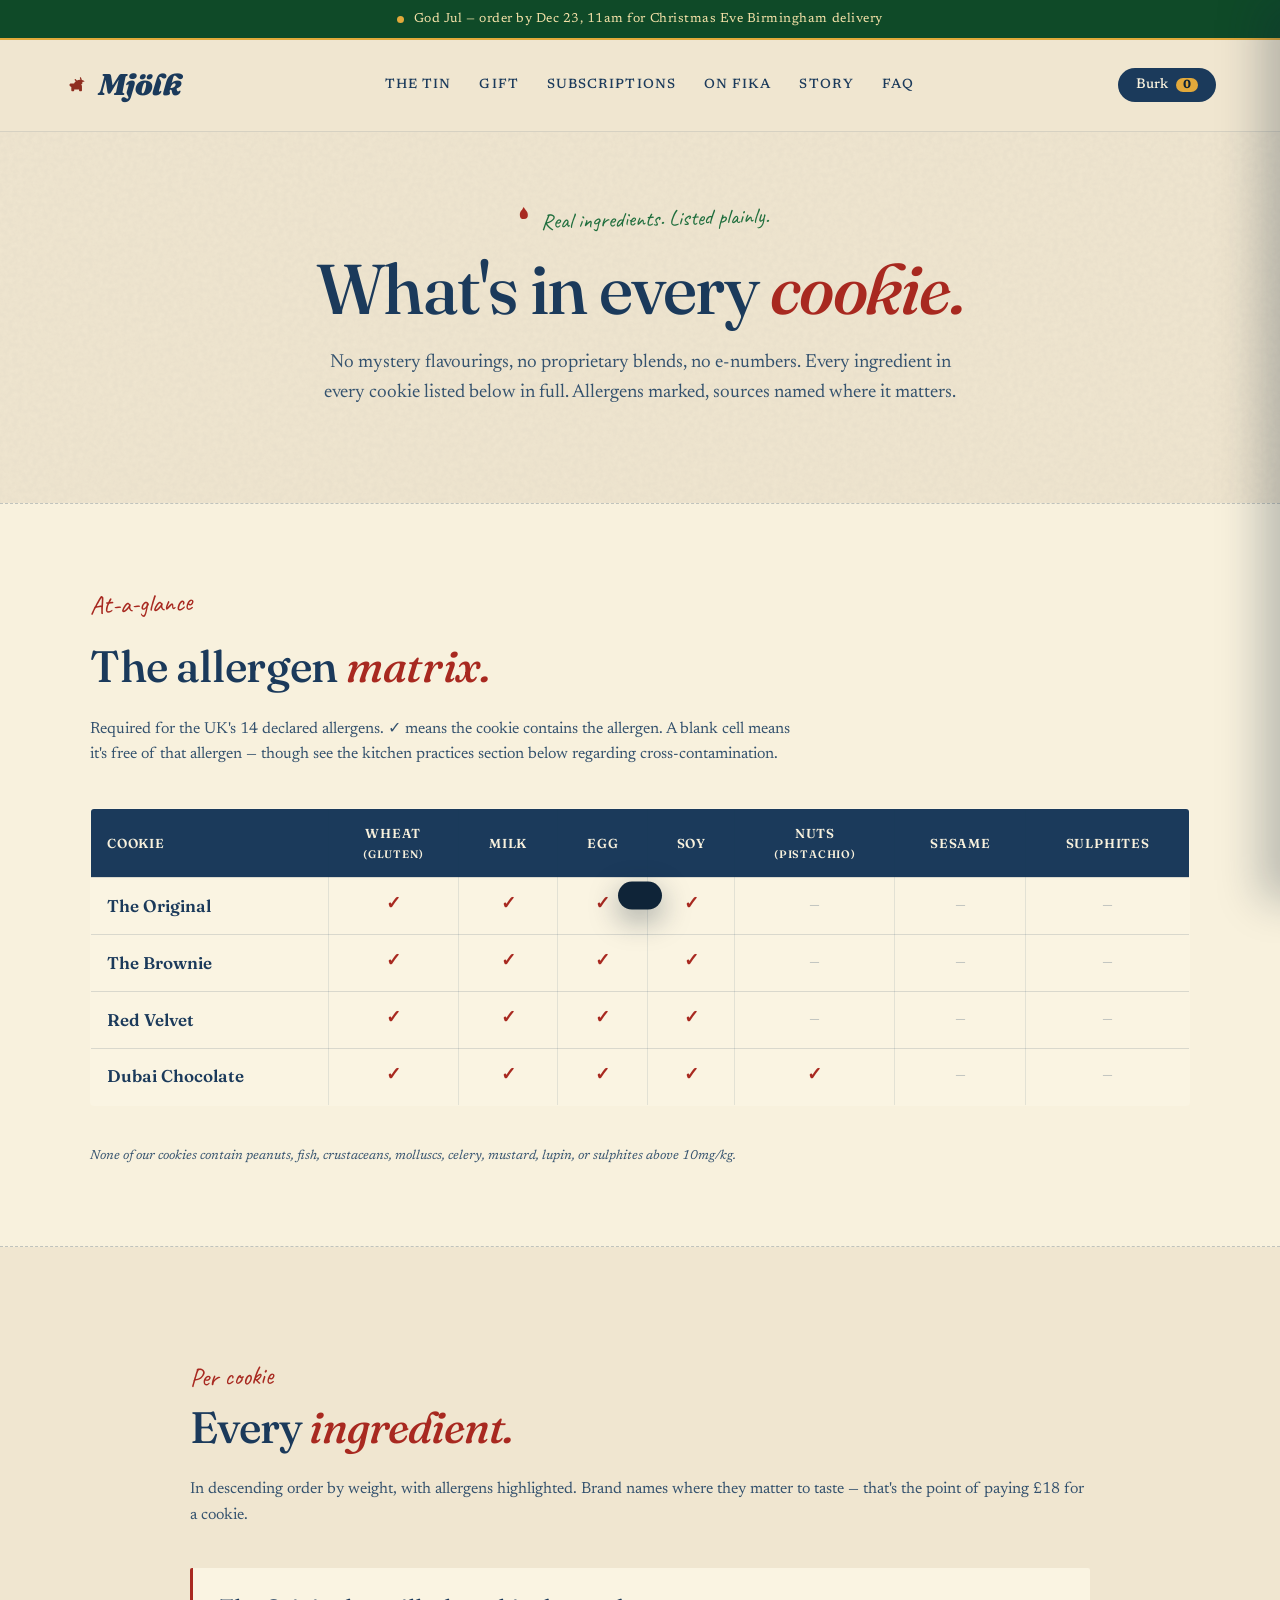
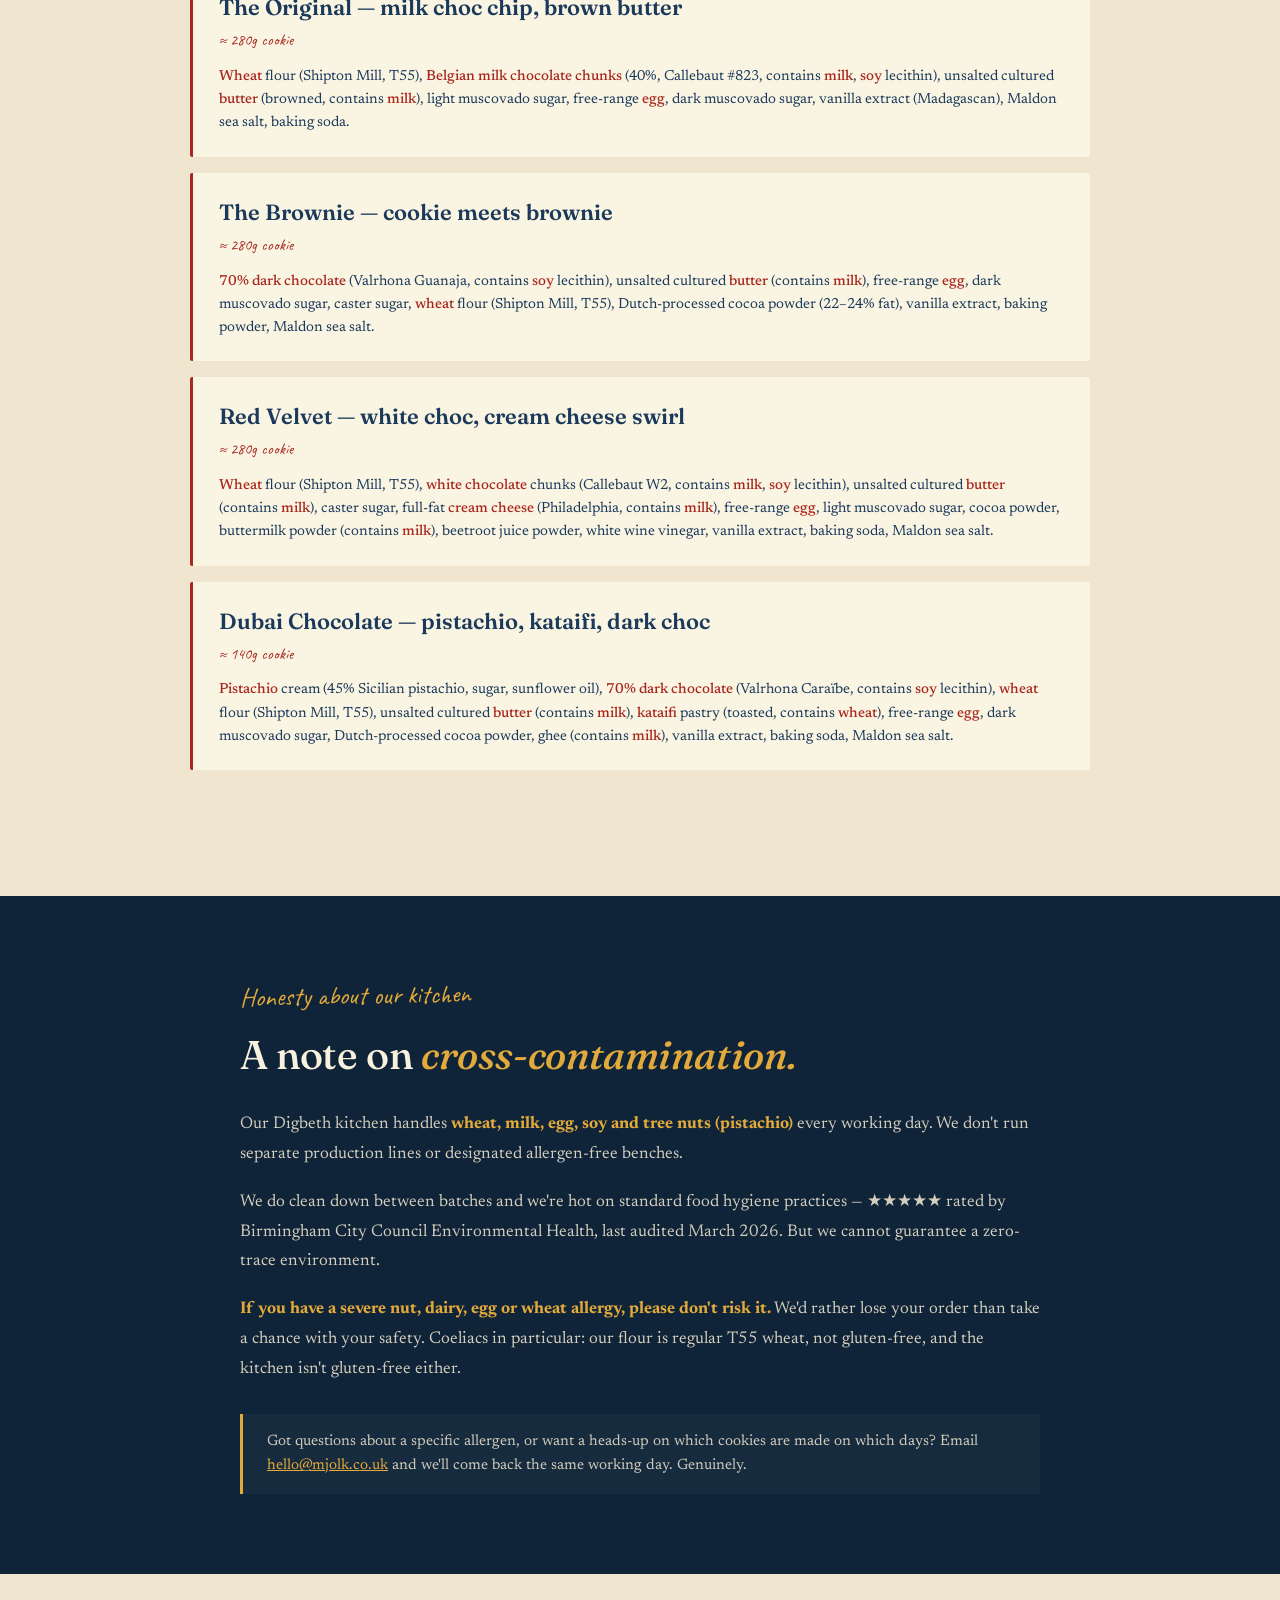
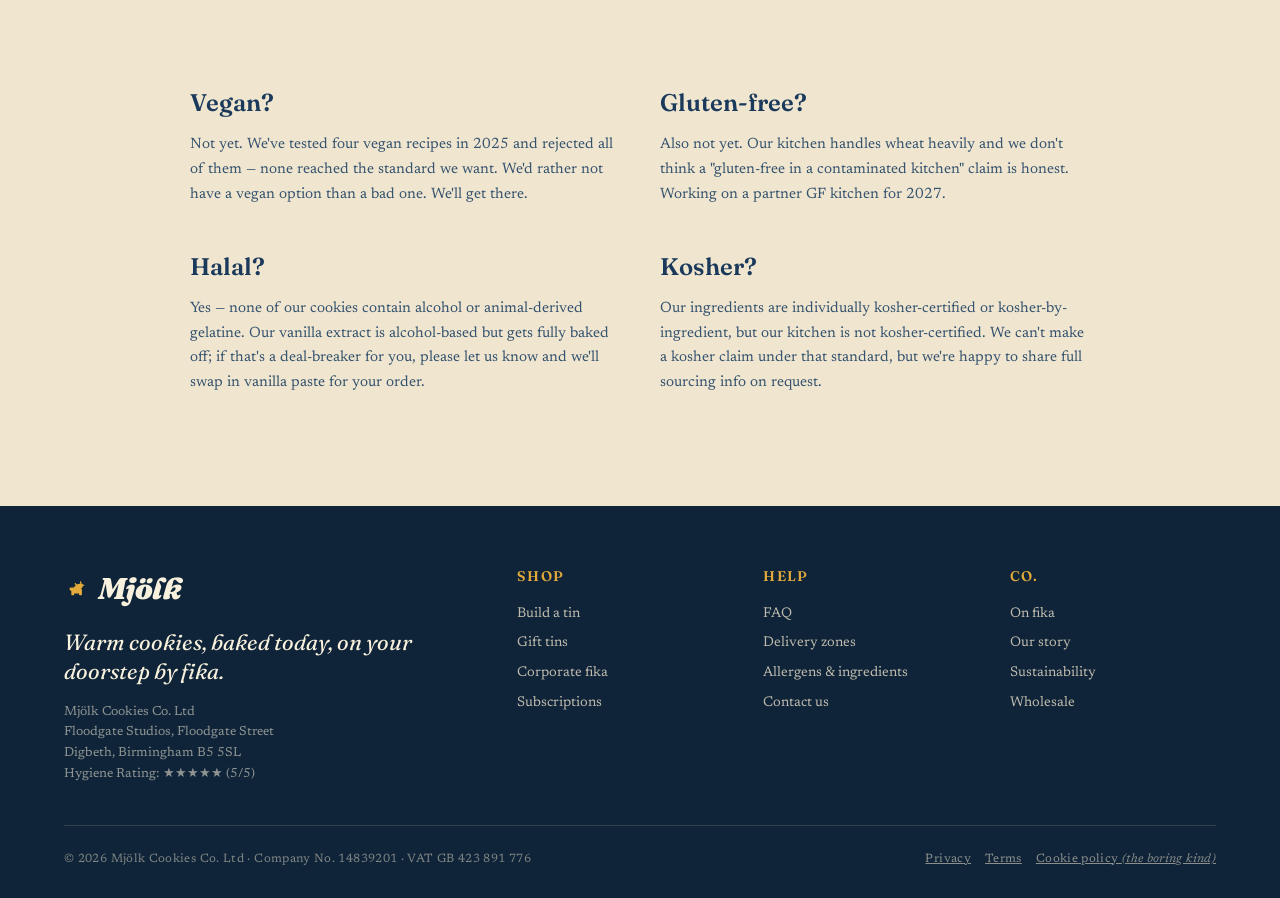
<file: allergens.html>
<!DOCTYPE html>
<html lang="en-GB">
<head>
<meta charset="UTF-8">
<meta name="viewport" content="width=device-width, initial-scale=1.0">
<link rel="icon" type="image/svg+xml" href="favicon.svg">
<link rel="apple-touch-icon" href="favicon.svg">
<title>Allergens & Ingredients — Mjölk Cookies</title>
<meta name="description" content="Full ingredient lists and allergen information for every Mjölk Cookie. Wheat, milk, egg, soy in all four cookies. Pistachio (nuts) in our Dubai Chocolate.">
<link rel="preconnect" href="https://fonts.googleapis.com">
<link rel="preconnect" href="https://fonts.gstatic.com" crossorigin>
<link href="https://fonts.googleapis.com/css2?family=Fraunces:ital,opsz,wght@0,9..144,400;0,9..144,500;0,9..144,600;0,9..144,700;0,9..144,900;1,9..144,400;1,9..144,600;1,9..144,900&family=Newsreader:ital,wght@0,400;0,500;0,600;1,400;1,500&family=Caveat:wght@500;700&display=swap" rel="stylesheet">
<link rel="stylesheet" href="styles.css">
<script src="theme-init.js"></script>
</head>
<body>

<div class="topbar">
  <span class="pulse"></span>
  Order by <strong>11am Mon–Fri</strong> for <strong>same-day Birmingham</strong> · UK next-day · Free over <strong>£60</strong>
</div>

<nav class="site-nav">
  <a href="index.html" class="logo">
    <svg class="dala" viewBox="0 0 64 64"><path fill="#8E2D1F" d="M51 24c-1.5-2.5-4-4-7-4.5L42 14c-.3-.8-1.2-1.2-2-.9-.7.3-1.1 1-.9 1.7l1.2 4.5c-3-.2-6 .3-8.5 1.5l-3-3c-.6-.6-1.6-.6-2.2 0-.6.6-.6 1.6 0 2.2l2.5 2.5c-2 1.5-3.5 3.5-4.3 5.8H17c-2 0-3.5 1.5-3.5 3.5 0 1.2.6 2.3 1.5 3l3 2v8.7c0 1 .8 1.8 1.8 1.8h3.5c1 0 1.8-.8 1.8-1.8v-2.4h12v2.4c0 1 .8 1.8 1.8 1.8h3.5c1 0 1.8-.8 1.8-1.8V35.5c0-2-.7-3.8-1.8-5.3 1.7-.7 3-2 3.7-3.7.4-1 .3-2-.1-2.5z"/><circle cx="46" cy="26" r="1.2" fill="#F0E6D0"/></svg>
    Mjölk
  </a>
  <ul>
    <li><a href="index.html#shop">The Tin</a></li>
    <li><a href="gift-tins.html">Gift</a></li>
    <li><a href="subscriptions.html">Subscriptions</a></li>
    <li><a href="index.html#fika">On Fika</a></li>
    <li><a href="our-story.html">Story</a></li>
    <li><a href="index.html#faq">FAQ</a></li>
  </ul>
  <div class="nav-right">
    <button class="cart-btn" onclick="openCart()">Burk <span class="cart-count" data-cart-count>0</span></button>
    <button class="mobile-menu-btn" onclick="toggleMobileMenu()" aria-label="Menu">
      <svg viewBox="0 0 24 24" fill="none" stroke="currentColor" stroke-width="2"><path d="M3 6h18M3 12h18M3 18h18"/></svg>
    </button>
  </div>
</nav>

<!-- Page hero -->
<section class="page-hero">
  <span class="eyebrow">
    <svg viewBox="0 0 24 24" fill="none"><path d="M12 2c2 4 4 4 4 8a4 4 0 11-8 0c0-4 2-4 4-8z" fill="#8E2D1F"/></svg>
    Real ingredients. Listed plainly.
  </span>
  <h1>What's in every <span class="it">cookie.</span></h1>
  <p class="lede">
    No mystery flavourings, no proprietary blends, no e-numbers. Every ingredient in every cookie
    listed below in full. Allergens marked, sources named where it matters.
  </p>
</section>

<!-- Allergen matrix -->
<section style="background: var(--cream-light); border-top: 1px dashed rgba(27,58,91,.25); border-bottom: 1px dashed rgba(27,58,91,.25); padding: 80px 5vw">
  <div style="max-width: 1100px; margin: 0 auto">
    <span class="section-eyebrow">At-a-glance</span>
    <h2 style="font-family: 'Fraunces', serif; font-size: clamp(30px, 4vw, 44px); font-weight: 500; color: var(--navy); margin-bottom: 16px; letter-spacing: -.01em">The allergen <span style="font-style: italic; color: var(--falu)">matrix.</span></h2>
    <p style="font-size: 16px; color: var(--navy-soft); line-height: 1.6; margin-bottom: 30px; max-width: 700px">
      Required for the UK's 14 declared allergens. ✓ means the cookie contains the allergen.
      A blank cell means it's free of that allergen — though see the kitchen practices section
      below regarding cross-contamination.
    </p>

    <div class="allergen-table-wrap">
      <table class="allergen-table">
        <thead>
          <tr>
            <th>Cookie</th>
            <th>Wheat<br><small>(gluten)</small></th>
            <th>Milk</th>
            <th>Egg</th>
            <th>Soy</th>
            <th>Nuts<br><small>(pistachio)</small></th>
            <th>Sesame</th>
            <th>Sulphites</th>
          </tr>
        </thead>
        <tbody>
          <tr>
            <td>The Original</td>
            <td><span class="allergen-yes">✓</span></td>
            <td><span class="allergen-yes">✓</span></td>
            <td><span class="allergen-yes">✓</span></td>
            <td><span class="allergen-yes">✓</span></td>
            <td><span class="allergen-no">—</span></td>
            <td><span class="allergen-no">—</span></td>
            <td><span class="allergen-no">—</span></td>
          </tr>
          <tr>
            <td>The Brownie</td>
            <td><span class="allergen-yes">✓</span></td>
            <td><span class="allergen-yes">✓</span></td>
            <td><span class="allergen-yes">✓</span></td>
            <td><span class="allergen-yes">✓</span></td>
            <td><span class="allergen-no">—</span></td>
            <td><span class="allergen-no">—</span></td>
            <td><span class="allergen-no">—</span></td>
          </tr>
          <tr>
            <td>Red Velvet</td>
            <td><span class="allergen-yes">✓</span></td>
            <td><span class="allergen-yes">✓</span></td>
            <td><span class="allergen-yes">✓</span></td>
            <td><span class="allergen-yes">✓</span></td>
            <td><span class="allergen-no">—</span></td>
            <td><span class="allergen-no">—</span></td>
            <td><span class="allergen-no">—</span></td>
          </tr>
          <tr>
            <td>Dubai Chocolate</td>
            <td><span class="allergen-yes">✓</span></td>
            <td><span class="allergen-yes">✓</span></td>
            <td><span class="allergen-yes">✓</span></td>
            <td><span class="allergen-yes">✓</span></td>
            <td><span class="allergen-yes">✓</span></td>
            <td><span class="allergen-no">—</span></td>
            <td><span class="allergen-no">—</span></td>
          </tr>
        </tbody>
      </table>
    </div>

    <p style="margin-top: 16px; font-size: 13px; color: var(--navy-soft); font-style: italic">
      None of our cookies contain peanuts, fish, crustaceans, molluscs, celery, mustard, lupin, or
      sulphites above 10mg/kg.
    </p>
  </div>
</section>

<!-- Full ingredient cards -->
<section>
  <div style="max-width: 900px; margin: 0 auto">
    <span class="section-eyebrow">Per cookie</span>
    <h2 class="section-title" style="font-size: clamp(30px, 4vw, 44px)">Every <span class="it">ingredient.</span></h2>
    <p style="font-size: 16px; color: var(--navy-soft); line-height: 1.6; margin-bottom: 40px">
      In descending order by weight, with allergens highlighted. Brand names where they matter to taste —
      that's the point of paying £18 for a cookie.
    </p>

    <div class="ingredient-card">
      <h4>The Original — milk choc chip, brown butter</h4>
      <div class="ing-tag">≈ 280g cookie</div>
      <p class="ingredients">
        <strong>Wheat</strong> flour (Shipton Mill, T55), <strong>Belgian milk chocolate chunks</strong>
        (40%, Callebaut #823, contains <strong>milk</strong>, <strong>soy</strong> lecithin), unsalted
        cultured <strong>butter</strong> (browned, contains <strong>milk</strong>), light muscovado sugar,
        free-range <strong>egg</strong>, dark muscovado sugar, vanilla extract (Madagascan), Maldon sea
        salt, baking soda.
      </p>
    </div>

    <div class="ingredient-card">
      <h4>The Brownie — cookie meets brownie</h4>
      <div class="ing-tag">≈ 280g cookie</div>
      <p class="ingredients">
        <strong>70% dark chocolate</strong> (Valrhona Guanaja, contains <strong>soy</strong> lecithin),
        unsalted cultured <strong>butter</strong> (contains <strong>milk</strong>), free-range
        <strong>egg</strong>, dark muscovado sugar, caster sugar, <strong>wheat</strong> flour
        (Shipton Mill, T55), Dutch-processed cocoa powder (22–24% fat), vanilla extract, baking
        powder, Maldon sea salt.
      </p>
    </div>

    <div class="ingredient-card">
      <h4>Red Velvet — white choc, cream cheese swirl</h4>
      <div class="ing-tag">≈ 280g cookie</div>
      <p class="ingredients">
        <strong>Wheat</strong> flour (Shipton Mill, T55), <strong>white chocolate</strong> chunks
        (Callebaut W2, contains <strong>milk</strong>, <strong>soy</strong> lecithin), unsalted
        cultured <strong>butter</strong> (contains <strong>milk</strong>), caster sugar, full-fat
        <strong>cream cheese</strong> (Philadelphia, contains <strong>milk</strong>), free-range
        <strong>egg</strong>, light muscovado sugar, cocoa powder, buttermilk powder
        (contains <strong>milk</strong>), beetroot juice powder, white wine vinegar, vanilla
        extract, baking soda, Maldon sea salt.
      </p>
    </div>

    <div class="ingredient-card">
      <h4>Dubai Chocolate — pistachio, kataifi, dark choc</h4>
      <div class="ing-tag">≈ 140g cookie</div>
      <p class="ingredients">
        <strong>Pistachio</strong> cream (45% Sicilian pistachio, sugar, sunflower oil),
        <strong>70% dark chocolate</strong> (Valrhona Caraïbe, contains <strong>soy</strong> lecithin),
        <strong>wheat</strong> flour (Shipton Mill, T55), unsalted cultured <strong>butter</strong>
        (contains <strong>milk</strong>), <strong>kataifi</strong> pastry (toasted, contains
        <strong>wheat</strong>), free-range <strong>egg</strong>, dark muscovado sugar, Dutch-processed
        cocoa powder, ghee (contains <strong>milk</strong>), vanilla extract, baking soda, Maldon
        sea salt.
      </p>
    </div>
  </div>
</section>

<!-- Kitchen practices statement -->
<section style="background: var(--navy-deep); color: var(--cream-light); padding: 80px 5vw; position: relative; overflow: hidden">
  <div style="max-width: 800px; margin: 0 auto">
    <span class="section-eyebrow" style="color: var(--mustard); transform: rotate(-1deg); display: inline-block">Honesty about our kitchen</span>
    <h2 style="font-family: 'Fraunces', serif; font-size: clamp(28px, 3.5vw, 40px); font-weight: 500; color: var(--cream-light); margin-bottom: 24px; letter-spacing: -.01em">A note on <span style="font-style: italic; color: var(--mustard)">cross-contamination.</span></h2>
    <p style="font-size: 17px; line-height: 1.75; color: rgba(240,230,208,.88); margin-bottom: 18px">
      Our Digbeth kitchen handles <strong style="color: var(--mustard)">wheat, milk, egg, soy and tree nuts (pistachio)</strong>
      every working day. We don't run separate production lines or designated allergen-free benches.
    </p>
    <p style="font-size: 17px; line-height: 1.75; color: rgba(240,230,208,.88); margin-bottom: 18px">
      We do clean down between batches and we're hot on standard food hygiene practices —
      ★★★★★ rated by Birmingham City Council Environmental Health, last audited March 2026.
      But we cannot guarantee a zero-trace environment.
    </p>
    <p style="font-size: 17px; line-height: 1.75; color: rgba(240,230,208,.88); margin-bottom: 24px">
      <strong style="color: var(--mustard)">If you have a severe nut, dairy, egg or wheat allergy,
      please don't risk it.</strong> We'd rather lose your order than take a chance with your safety.
      Coeliacs in particular: our flour is regular T55 wheat, not gluten-free, and the kitchen
      isn't gluten-free either.
    </p>
    <div style="border-left: 3px solid var(--mustard); padding: 16px 24px; background: rgba(255,255,255,.03); margin-top: 30px">
      <p style="font-size: 15px; line-height: 1.6; color: rgba(240,230,208,.85); margin: 0">
        Got questions about a specific allergen, or want a heads-up on which cookies are made
        on which days? Email <a href="mailto:hello@mjolk.co.uk" style="color: var(--mustard); text-decoration: underline">hello@mjolk.co.uk</a>
        and we'll come back the same working day. Genuinely.
      </p>
    </div>
  </div>
</section>

<!-- Vegan / GF / Halal note -->
<section style="background: var(--cream)">
  <div style="max-width: 900px; margin: 0 auto; display: grid; grid-template-columns: 1fr 1fr; gap: 40px" class="grid-2col">
    <div>
      <h3 style="font-family: 'Fraunces', serif; font-size: 24px; font-weight: 600; color: var(--navy); margin-bottom: 12px">Vegan?</h3>
      <p style="font-size: 15px; color: var(--navy-soft); line-height: 1.65">Not yet. We've tested four vegan recipes in 2025 and rejected all of them — none reached the standard we want. We'd rather not have a vegan option than a bad one. We'll get there.</p>
    </div>
    <div>
      <h3 style="font-family: 'Fraunces', serif; font-size: 24px; font-weight: 600; color: var(--navy); margin-bottom: 12px">Gluten-free?</h3>
      <p style="font-size: 15px; color: var(--navy-soft); line-height: 1.65">Also not yet. Our kitchen handles wheat heavily and we don't think a "gluten-free in a contaminated kitchen" claim is honest. Working on a partner GF kitchen for 2027.</p>
    </div>
    <div>
      <h3 style="font-family: 'Fraunces', serif; font-size: 24px; font-weight: 600; color: var(--navy); margin-bottom: 12px">Halal?</h3>
      <p style="font-size: 15px; color: var(--navy-soft); line-height: 1.65">Yes — none of our cookies contain alcohol or animal-derived gelatine. Our vanilla extract is alcohol-based but gets fully baked off; if that's a deal-breaker for you, please let us know and we'll swap in vanilla paste for your order.</p>
    </div>
    <div>
      <h3 style="font-family: 'Fraunces', serif; font-size: 24px; font-weight: 600; color: var(--navy); margin-bottom: 12px">Kosher?</h3>
      <p style="font-size: 15px; color: var(--navy-soft); line-height: 1.65">Our ingredients are individually kosher-certified or kosher-by-ingredient, but our kitchen is not kosher-certified. We can't make a kosher claim under that standard, but we're happy to share full sourcing info on request.</p>
    </div>
  </div>
</section>

<!-- Footer -->
<footer>
  <div class="footer-grid">
    <div>
      <a href="index.html" class="logo" style="color: var(--cream-light); margin-bottom: 16px; display: inline-flex">
        <svg class="dala" viewBox="0 0 64 64"><path fill="#E2A93B" d="M51 24c-1.5-2.5-4-4-7-4.5L42 14c-.3-.8-1.2-1.2-2-.9-.7.3-1.1 1-.9 1.7l1.2 4.5c-3-.2-6 .3-8.5 1.5l-3-3c-.6-.6-1.6-.6-2.2 0-.6.6-.6 1.6 0 2.2l2.5 2.5c-2 1.5-3.5 3.5-4.3 5.8H17c-2 0-3.5 1.5-3.5 3.5 0 1.2.6 2.3 1.5 3l3 2v8.7c0 1 .8 1.8 1.8 1.8h3.5c1 0 1.8-.8 1.8-1.8v-2.4h12v2.4c0 1 .8 1.8 1.8 1.8h3.5c1 0 1.8-.8 1.8-1.8V35.5c0-2-.7-3.8-1.8-5.3 1.7-.7 3-2 3.7-3.7.4-1 .3-2-.1-2.5z"/></svg>
        Mjölk
      </a>
      <div class="footer-tag">Warm cookies, baked today, on your doorstep by fika.</div>
      <div style="font-size: 13px; opacity: .55; line-height: 1.6">Mjölk Cookies Co. Ltd<br>Floodgate Studios, Floodgate Street<br>Digbeth, Birmingham B5 5SL<br>Hygiene Rating: ★★★★★ (5/5)</div>
    </div>
    <div><h5>Shop</h5><ul><li><a href="index.html#shop">Build a tin</a></li><li><a href="gift-tins.html">Gift tins</a></li><li><a href="corporate.html">Corporate fika</a></li><li><a href="subscriptions.html">Subscriptions</a></li></ul></div>
    <div><h5>Help</h5><ul><li><a href="index.html#faq">FAQ</a></li><li><a href="delivery.html">Delivery zones</a></li><li><a href="allergens.html">Allergens & ingredients</a></li><li><a href="contact.html">Contact us</a></li></ul></div>
    <div><h5>Co.</h5><ul><li><a href="index.html#fika">On fika</a></li><li><a href="our-story.html">Our story</a></li><li><a href="sustainability.html">Sustainability</a></li><li><a href="wholesale.html">Wholesale</a></li></ul></div>
  </div>
  <div class="footer-bottom">
    <div>© 2026 Mjölk Cookies Co. Ltd · Company No. 14839201 · VAT GB 423 891 776</div>
    <div><a href="privacy" style="color: rgba(240,230,208,.55); margin-right: 14px">Privacy</a><a href="terms" style="color: rgba(240,230,208,.55); margin-right: 14px">Terms</a><a href="cookies" style="color: rgba(240,230,208,.55)">Cookie policy <em>(the boring kind)</em></a></div>
  </div>
</footer>

<div class="sticky-cta">
  <div class="sticky-cta-left"><div class="label">Your tin</div><div class="price" id="sticky-price">£0.00</div></div>
  <a href="index.html#shop">Build a tin →</a>
</div>

<div class="cart-overlay" id="cart-overlay" onclick="closeCart()"></div>
<aside class="cart-drawer" id="cart-drawer">
  <div class="cart-head"><h3>Your tin</h3><button class="cart-close" onclick="closeCart()">×</button></div>
  <div class="cart-body" id="cart-body"></div>
  <div class="cart-foot">
    <div class="row"><span>Subtotal</span><span id="cart-subtotal">£0.00</span></div>
    <div class="row"><span>Delivery</span><span id="cart-delivery">£6.95</span></div>
    <div class="row total"><span>Total</span><span id="cart-total">£0.00</span></div>
    <button id="cart-checkout-btn" onclick="checkout()">Checkout →</button>
  </div>
</aside>

<div class="toast" id="toast"></div>
<script src="app.js"></script>
<style>@media(max-width:700px){ .grid-2col{ grid-template-columns: 1fr !important } }</style>
</body>
</html>
</file>
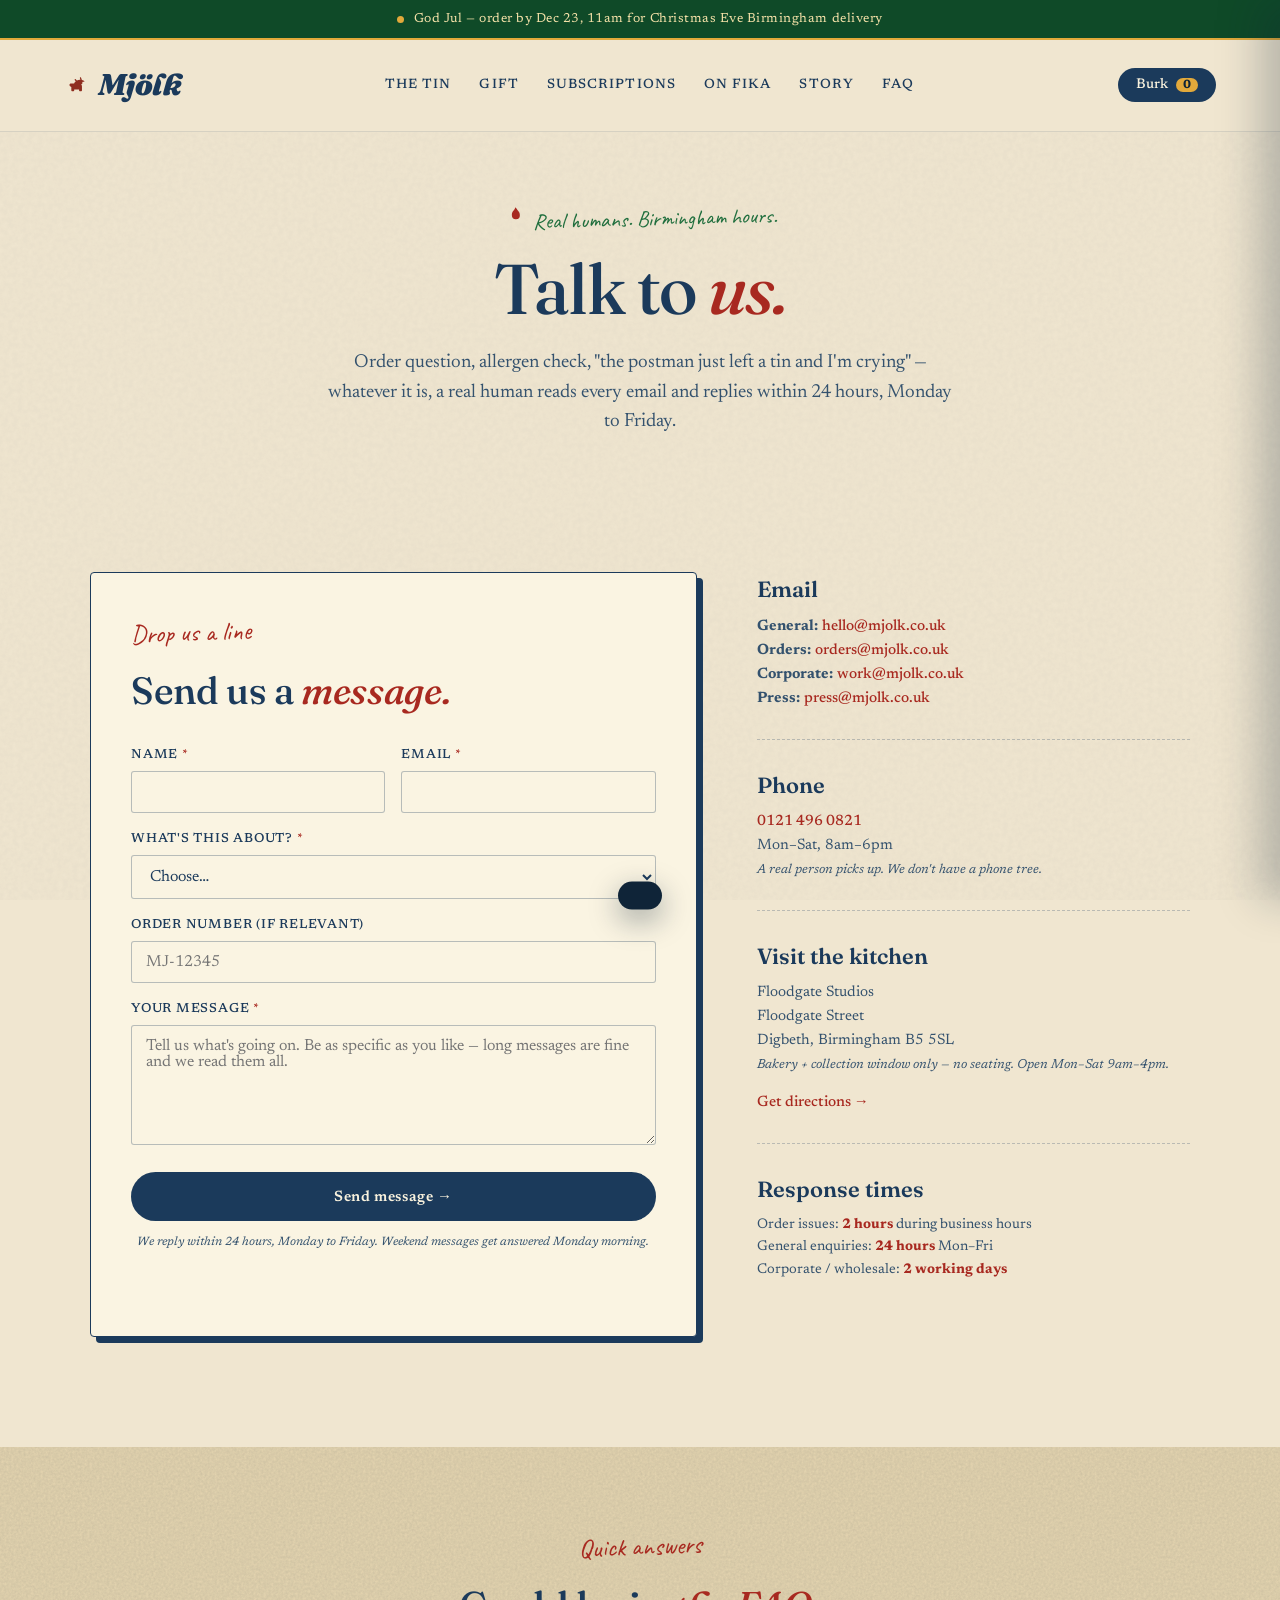
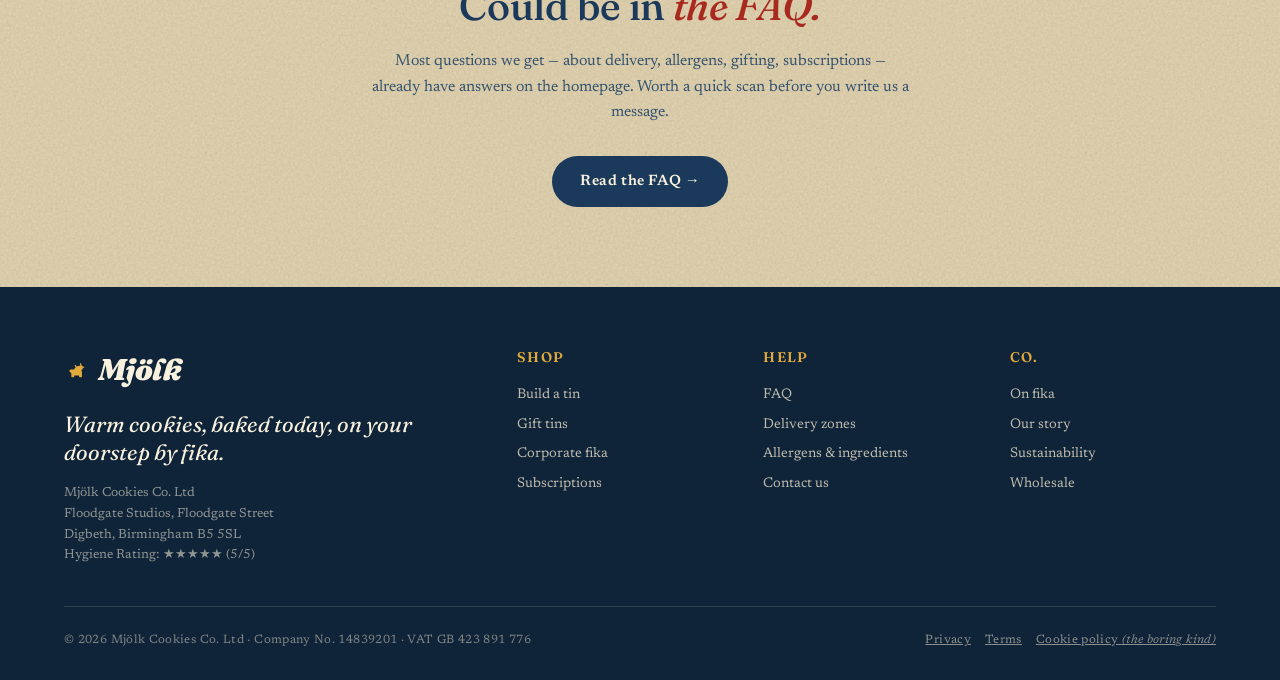
<file: contact.html>
<!DOCTYPE html>
<html lang="en-GB">
<head>
<meta charset="UTF-8">
<meta name="viewport" content="width=device-width, initial-scale=1.0">
<link rel="icon" type="image/svg+xml" href="favicon.svg">
<link rel="apple-touch-icon" href="favicon.svg">
<title>Contact Us — Mjölk Cookies</title>
<meta name="description" content="Talk to us. Email, phone, or pop into the bakery in Digbeth, Birmingham. We reply within 24 hours, Monday to Friday.">
<link rel="preconnect" href="https://fonts.googleapis.com">
<link rel="preconnect" href="https://fonts.gstatic.com" crossorigin>
<link href="https://fonts.googleapis.com/css2?family=Fraunces:ital,opsz,wght@0,9..144,400;0,9..144,500;0,9..144,600;0,9..144,700;0,9..144,900;1,9..144,400;1,9..144,600;1,9..144,900&family=Newsreader:ital,wght@0,400;0,500;0,600;1,400;1,500&family=Caveat:wght@500;700&display=swap" rel="stylesheet">
<link rel="stylesheet" href="styles.css">
<script src="theme-init.js"></script>
</head>
<body>

<div class="topbar">
  <span class="pulse"></span>
  Order by <strong>11am Mon–Fri</strong> for <strong>same-day Birmingham</strong> · UK next-day · Free over <strong>£60</strong>
</div>

<nav class="site-nav">
  <a href="index.html" class="logo">
    <svg class="dala" viewBox="0 0 64 64"><path fill="#8E2D1F" d="M51 24c-1.5-2.5-4-4-7-4.5L42 14c-.3-.8-1.2-1.2-2-.9-.7.3-1.1 1-.9 1.7l1.2 4.5c-3-.2-6 .3-8.5 1.5l-3-3c-.6-.6-1.6-.6-2.2 0-.6.6-.6 1.6 0 2.2l2.5 2.5c-2 1.5-3.5 3.5-4.3 5.8H17c-2 0-3.5 1.5-3.5 3.5 0 1.2.6 2.3 1.5 3l3 2v8.7c0 1 .8 1.8 1.8 1.8h3.5c1 0 1.8-.8 1.8-1.8v-2.4h12v2.4c0 1 .8 1.8 1.8 1.8h3.5c1 0 1.8-.8 1.8-1.8V35.5c0-2-.7-3.8-1.8-5.3 1.7-.7 3-2 3.7-3.7.4-1 .3-2-.1-2.5z"/><circle cx="46" cy="26" r="1.2" fill="#F0E6D0"/></svg>
    Mjölk
  </a>
  <ul>
    <li><a href="index.html#shop">The Tin</a></li>
    <li><a href="gift-tins.html">Gift</a></li>
    <li><a href="subscriptions.html">Subscriptions</a></li>
    <li><a href="index.html#fika">On Fika</a></li>
    <li><a href="our-story.html">Story</a></li>
    <li><a href="index.html#faq">FAQ</a></li>
  </ul>
  <div class="nav-right">
    <button class="cart-btn" onclick="openCart()">Burk <span class="cart-count" data-cart-count>0</span></button>
    <button class="mobile-menu-btn" onclick="toggleMobileMenu()" aria-label="Menu">
      <svg viewBox="0 0 24 24" fill="none" stroke="currentColor" stroke-width="2"><path d="M3 6h18M3 12h18M3 18h18"/></svg>
    </button>
  </div>
</nav>

<!-- Page hero -->
<section class="page-hero">
  <span class="eyebrow">
    <svg viewBox="0 0 24 24" fill="none"><path d="M12 2c2 4 4 4 4 8a4 4 0 11-8 0c0-4 2-4 4-8z" fill="#8E2D1F"/></svg>
    Real humans. Birmingham hours.
  </span>
  <h1>Talk to <span class="it">us.</span></h1>
  <p class="lede">
    Order question, allergen check, "the postman just left a tin and I'm crying" — whatever it is,
    a real human reads every email and replies within 24 hours, Monday to Friday.
  </p>
</section>

<!-- Contact grid -->
<section style="padding-top: 40px">
  <div class="contact-grid">
    <div class="contact-form-wrap">
      <span class="section-eyebrow">Drop us a line</span>
      <h2 style="font-family: 'Fraunces', serif; font-weight: 500; font-size: clamp(28px, 3vw, 38px); color: var(--navy); margin-bottom: 24px; letter-spacing: -.01em">Send us a <span style="font-style: italic; color: var(--falu)">message.</span></h2>
      <form onsubmit="submitContact(event)">
        <div class="form-row cols-2">
          <div class="form-field">
            <label>Name <span class="req">*</span></label>
            <input type="text" required name="name">
          </div>
          <div class="form-field">
            <label>Email <span class="req">*</span></label>
            <input type="email" required name="email">
          </div>
        </div>
        <div class="form-row">
          <div class="form-field">
            <label>What's this about? <span class="req">*</span></label>
            <select required name="topic">
              <option value="">Choose…</option>
              <option>Order issue</option>
              <option>Allergen / ingredient question</option>
              <option>Delivery question</option>
              <option>Subscriptions</option>
              <option>Corporate / wholesale</option>
              <option>Press / media</option>
              <option>I just want to say nice things</option>
              <option>Something else</option>
            </select>
          </div>
        </div>
        <div class="form-row">
          <div class="form-field">
            <label>Order number (if relevant)</label>
            <input type="text" name="order" placeholder="MJ-12345">
          </div>
        </div>
        <div class="form-row">
          <div class="form-field">
            <label>Your message <span class="req">*</span></label>
            <textarea required name="message" placeholder="Tell us what's going on. Be as specific as you like — long messages are fine and we read them all."></textarea>
          </div>
        </div>
        <button type="submit" class="btn-primary" style="width: 100%; padding: 16px">Send message →</button>
        <p style="font-size: 12px; color: var(--navy-soft); text-align: center; margin-top: 12px; font-style: italic">We reply within 24 hours, Monday to Friday. Weekend messages get answered Monday morning.</p>
      </form>
    </div>

    <div class="contact-info">
      <div class="info-block">
        <h3>Email</h3>
        <p>
          <strong>General:</strong> <a href="mailto:hello@mjolk.co.uk">hello@mjolk.co.uk</a><br>
          <strong>Orders:</strong> <a href="mailto:orders@mjolk.co.uk">orders@mjolk.co.uk</a><br>
          <strong>Corporate:</strong> <a href="mailto:work@mjolk.co.uk">work@mjolk.co.uk</a><br>
          <strong>Press:</strong> <a href="mailto:press@mjolk.co.uk">press@mjolk.co.uk</a>
        </p>
      </div>

      <div class="info-block">
        <h3>Phone</h3>
        <p>
          <a href="tel:01214960821">0121 496 0821</a><br>
          Mon–Sat, 8am–6pm<br>
          <em style="font-size: 13px">A real person picks up. We don't have a phone tree.</em>
        </p>
      </div>

      <div class="info-block">
        <h3>Visit the kitchen</h3>
        <p>
          Floodgate Studios<br>
          Floodgate Street<br>
          Digbeth, Birmingham B5 5SL<br>
          <em style="font-size: 13px">Bakery + collection window only — no seating. Open Mon–Sat 9am–4pm.</em>
        </p>
        <p style="margin-top: 14px">
          <a href="https://maps.google.com/?q=Floodgate+Street+Digbeth+Birmingham" target="_blank" rel="noopener">Get directions →</a>
        </p>
      </div>

      <div class="info-block">
        <h3>Response times</h3>
        <p style="font-size: 14px; line-height: 1.6">
          Order issues: <strong style="color: var(--falu)">2 hours</strong> during business hours<br>
          General enquiries: <strong style="color: var(--falu)">24 hours</strong> Mon–Fri<br>
          Corporate / wholesale: <strong style="color: var(--falu)">2 working days</strong>
        </p>
      </div>
    </div>
  </div>
</section>

<!-- FAQ shortcut -->
<section style="background: var(--cream-deep); background-image: var(--grain); background-blend-mode: multiply; text-align: center; padding: 80px 5vw">
  <span class="section-eyebrow">Quick answers</span>
  <h2 style="font-family: 'Fraunces', serif; font-size: clamp(28px, 3.5vw, 40px); font-weight: 500; color: var(--navy); margin-bottom: 12px; letter-spacing: -.01em">Could be in <span style="font-style: italic; color: var(--falu)">the FAQ.</span></h2>
  <p style="max-width: 540px; margin: 0 auto 30px; font-size: 16px; color: var(--navy-soft); line-height: 1.6">
    Most questions we get — about delivery, allergens, gifting, subscriptions — already have answers
    on the homepage. Worth a quick scan before you write us a message.
  </p>
  <a href="index.html#faq" class="btn-primary">Read the FAQ →</a>
</section>

<!-- Footer -->
<footer>
  <div class="footer-grid">
    <div>
      <a href="index.html" class="logo" style="color: var(--cream-light); margin-bottom: 16px; display: inline-flex">
        <svg class="dala" viewBox="0 0 64 64"><path fill="#E2A93B" d="M51 24c-1.5-2.5-4-4-7-4.5L42 14c-.3-.8-1.2-1.2-2-.9-.7.3-1.1 1-.9 1.7l1.2 4.5c-3-.2-6 .3-8.5 1.5l-3-3c-.6-.6-1.6-.6-2.2 0-.6.6-.6 1.6 0 2.2l2.5 2.5c-2 1.5-3.5 3.5-4.3 5.8H17c-2 0-3.5 1.5-3.5 3.5 0 1.2.6 2.3 1.5 3l3 2v8.7c0 1 .8 1.8 1.8 1.8h3.5c1 0 1.8-.8 1.8-1.8v-2.4h12v2.4c0 1 .8 1.8 1.8 1.8h3.5c1 0 1.8-.8 1.8-1.8V35.5c0-2-.7-3.8-1.8-5.3 1.7-.7 3-2 3.7-3.7.4-1 .3-2-.1-2.5z"/></svg>
        Mjölk
      </a>
      <div class="footer-tag">Warm cookies, baked today, on your doorstep by fika.</div>
      <div style="font-size: 13px; opacity: .55; line-height: 1.6">Mjölk Cookies Co. Ltd<br>Floodgate Studios, Floodgate Street<br>Digbeth, Birmingham B5 5SL<br>Hygiene Rating: ★★★★★ (5/5)</div>
    </div>
    <div><h5>Shop</h5><ul><li><a href="index.html#shop">Build a tin</a></li><li><a href="gift-tins.html">Gift tins</a></li><li><a href="corporate.html">Corporate fika</a></li><li><a href="subscriptions.html">Subscriptions</a></li></ul></div>
    <div><h5>Help</h5><ul><li><a href="index.html#faq">FAQ</a></li><li><a href="delivery.html">Delivery zones</a></li><li><a href="allergens.html">Allergens & ingredients</a></li><li><a href="contact.html">Contact us</a></li></ul></div>
    <div><h5>Co.</h5><ul><li><a href="index.html#fika">On fika</a></li><li><a href="our-story.html">Our story</a></li><li><a href="sustainability.html">Sustainability</a></li><li><a href="wholesale.html">Wholesale</a></li></ul></div>
  </div>
  <div class="footer-bottom">
    <div>© 2026 Mjölk Cookies Co. Ltd · Company No. 14839201 · VAT GB 423 891 776</div>
    <div><a href="privacy" style="color: rgba(240,230,208,.55); margin-right: 14px">Privacy</a><a href="terms" style="color: rgba(240,230,208,.55); margin-right: 14px">Terms</a><a href="cookies" style="color: rgba(240,230,208,.55)">Cookie policy <em>(the boring kind)</em></a></div>
  </div>
</footer>

<div class="sticky-cta">
  <div class="sticky-cta-left"><div class="label">Your tin</div><div class="price" id="sticky-price">£0.00</div></div>
  <a href="index.html#shop">Build a tin →</a>
</div>

<div class="cart-overlay" id="cart-overlay" onclick="closeCart()"></div>
<aside class="cart-drawer" id="cart-drawer">
  <div class="cart-head"><h3>Your tin</h3><button class="cart-close" onclick="closeCart()">×</button></div>
  <div class="cart-body" id="cart-body"></div>
  <div class="cart-foot">
    <div class="row"><span>Subtotal</span><span id="cart-subtotal">£0.00</span></div>
    <div class="row"><span>Delivery</span><span id="cart-delivery">£6.95</span></div>
    <div class="row total"><span>Total</span><span id="cart-total">£0.00</span></div>
    <button id="cart-checkout-btn" onclick="checkout()">Checkout →</button>
  </div>
</aside>

<div class="toast" id="toast"></div>
<script src="app.js"></script>
</body>
</html>
</file>
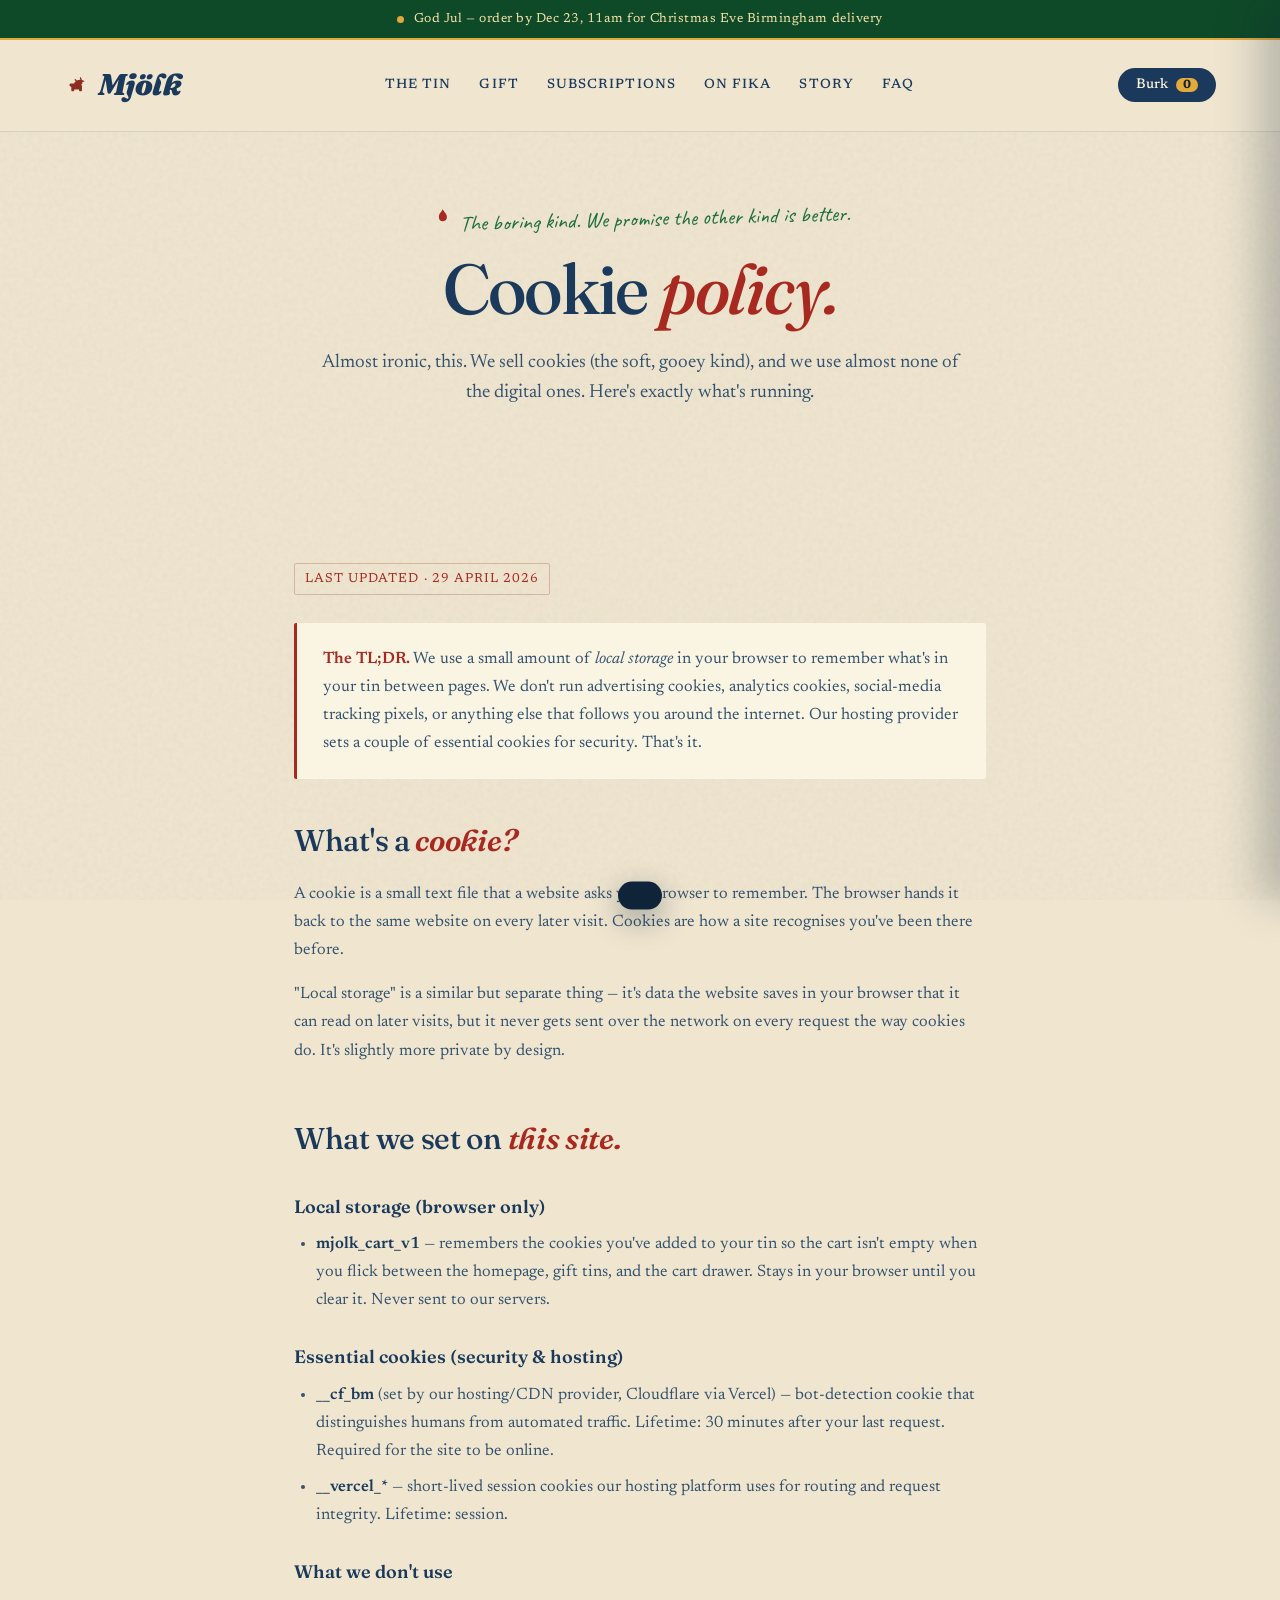
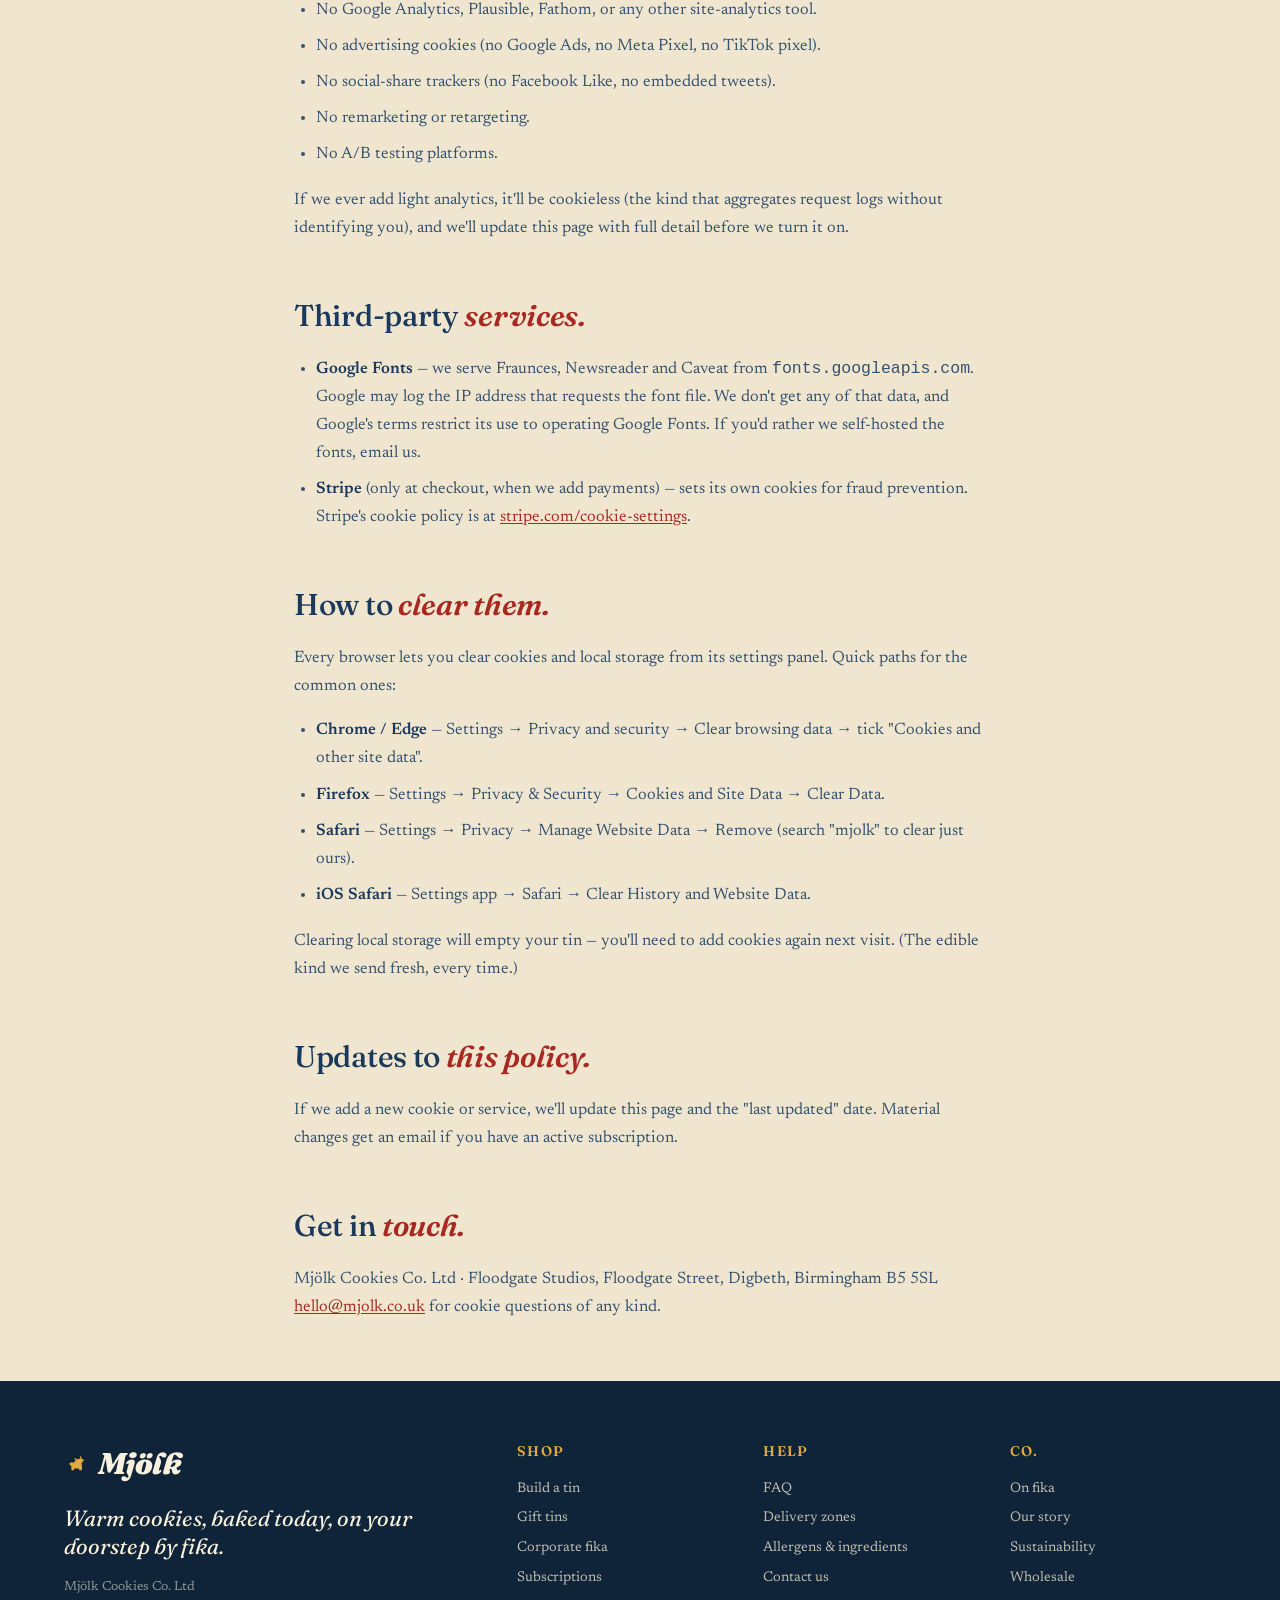
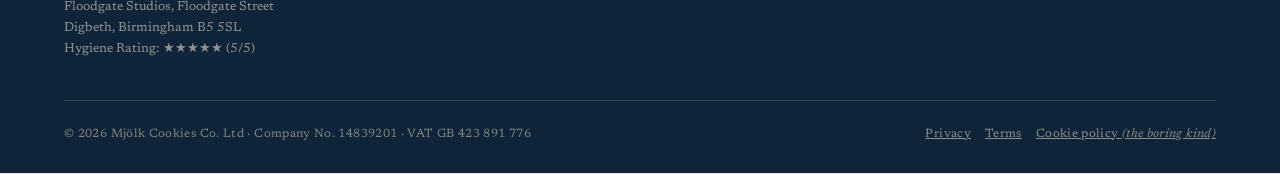
<file: cookies.html>
<!DOCTYPE html>
<html lang="en-GB">
<head>
<meta charset="UTF-8">
<meta name="viewport" content="width=device-width, initial-scale=1.0">
<link rel="icon" type="image/svg+xml" href="favicon.svg">
<link rel="apple-touch-icon" href="favicon.svg">
<title>Cookie Policy (the boring kind) — Mjölk Cookies</title>
<meta name="description" content="What digital cookies (the boring kind) the site sets, why, and how to clear them. Spoiler: there are barely any.">
<link rel="preconnect" href="https://fonts.googleapis.com">
<link rel="preconnect" href="https://fonts.gstatic.com" crossorigin>
<link href="https://fonts.googleapis.com/css2?family=Fraunces:ital,opsz,wght@0,9..144,400;0,9..144,500;0,9..144,600;0,9..144,700;0,9..144,900;1,9..144,400;1,9..144,600;1,9..144,900&family=Newsreader:ital,wght@0,400;0,500;0,600;1,400;1,500&family=Caveat:wght@500;700&display=swap" rel="stylesheet">
<link rel="stylesheet" href="styles.css">
<script src="theme-init.js"></script>
</head>
<body>

<div class="topbar">
  <span class="pulse"></span>
  Order by <strong>11am Mon–Fri</strong> for <strong>same-day Birmingham</strong> · UK next-day · Free over <strong>£60</strong>
</div>

<nav class="site-nav">
  <a href="index.html" class="logo">
    <svg class="dala" viewBox="0 0 64 64"><path fill="#8E2D1F" d="M51 24c-1.5-2.5-4-4-7-4.5L42 14c-.3-.8-1.2-1.2-2-.9-.7.3-1.1 1-.9 1.7l1.2 4.5c-3-.2-6 .3-8.5 1.5l-3-3c-.6-.6-1.6-.6-2.2 0-.6.6-.6 1.6 0 2.2l2.5 2.5c-2 1.5-3.5 3.5-4.3 5.8H17c-2 0-3.5 1.5-3.5 3.5 0 1.2.6 2.3 1.5 3l3 2v8.7c0 1 .8 1.8 1.8 1.8h3.5c1 0 1.8-.8 1.8-1.8v-2.4h12v2.4c0 1 .8 1.8 1.8 1.8h3.5c1 0 1.8-.8 1.8-1.8V35.5c0-2-.7-3.8-1.8-5.3 1.7-.7 3-2 3.7-3.7.4-1 .3-2-.1-2.5z"/><circle cx="46" cy="26" r="1.2" fill="#F0E6D0"/></svg>
    Mjölk
  </a>
  <ul>
    <li><a href="index.html#shop">The Tin</a></li>
    <li><a href="gift-tins.html">Gift</a></li>
    <li><a href="subscriptions.html">Subscriptions</a></li>
    <li><a href="index.html#fika">On Fika</a></li>
    <li><a href="our-story.html">Story</a></li>
    <li><a href="index.html#faq">FAQ</a></li>
  </ul>
  <div class="nav-right">
    <button class="cart-btn" onclick="openCart()">Burk <span class="cart-count" data-cart-count>0</span></button>
    <button class="mobile-menu-btn" onclick="toggleMobileMenu()" aria-label="Menu">
      <svg viewBox="0 0 24 24" fill="none" stroke="currentColor" stroke-width="2"><path d="M3 6h18M3 12h18M3 18h18"/></svg>
    </button>
  </div>
</nav>

<section class="page-hero">
  <span class="eyebrow">
    <svg viewBox="0 0 24 24" fill="none"><path d="M12 2c2 4 4 4 4 8a4 4 0 11-8 0c0-4 2-4 4-8z" fill="#8E2D1F"/></svg>
    The boring kind. We promise the other kind is better.
  </span>
  <h1>Cookie <span class="it">policy.</span></h1>
  <p class="lede">
    Almost ironic, this. We sell cookies (the soft, gooey kind), and we use almost
    none of the digital ones. Here's exactly what's running.
  </p>
</section>

<section class="page-section narrow legal-page">
  <span class="last-updated">Last updated · 29 April 2026</span>

  <div class="legal-tldr">
    <p><strong>The TL;DR.</strong> We use a small amount of <em>local storage</em> in your browser to remember what's in your tin between pages. We don't run advertising cookies, analytics cookies, social-media tracking pixels, or anything else that follows you around the internet. Our hosting provider sets a couple of essential cookies for security. That's it.</p>
  </div>

  <h2>What's a <span class="it">cookie?</span></h2>
  <p>
    A cookie is a small text file that a website asks your browser to remember.
    The browser hands it back to the same website on every later visit. Cookies are
    how a site recognises you've been there before.
  </p>
  <p>
    "Local storage" is a similar but separate thing — it's data the website saves
    in your browser that it can read on later visits, but it never gets sent over
    the network on every request the way cookies do. It's slightly more private
    by design.
  </p>

  <h2>What we set on <span class="it">this site.</span></h2>

  <h3>Local storage (browser only)</h3>
  <ul>
    <li>
      <strong>mjolk_cart_v1</strong> — remembers the cookies you've added to your
      tin so the cart isn't empty when you flick between the homepage, gift tins,
      and the cart drawer. Stays in your browser until you clear it. Never sent
      to our servers.
    </li>
  </ul>

  <h3>Essential cookies (security &amp; hosting)</h3>
  <ul>
    <li>
      <strong>__cf_bm</strong> (set by our hosting/CDN provider, Cloudflare via Vercel)
      — bot-detection cookie that distinguishes humans from automated traffic. Lifetime:
      30 minutes after your last request. Required for the site to be online.
    </li>
    <li>
      <strong>__vercel_*</strong> — short-lived session cookies our hosting platform
      uses for routing and request integrity. Lifetime: session.
    </li>
  </ul>

  <h3>What we <strong>don't</strong> use</h3>
  <ul>
    <li>No Google Analytics, Plausible, Fathom, or any other site-analytics tool.</li>
    <li>No advertising cookies (no Google Ads, no Meta Pixel, no TikTok pixel).</li>
    <li>No social-share trackers (no Facebook Like, no embedded tweets).</li>
    <li>No remarketing or retargeting.</li>
    <li>No A/B testing platforms.</li>
  </ul>
  <p>
    If we ever add light analytics, it'll be cookieless (the kind that aggregates
    request logs without identifying you), and we'll update this page with full
    detail before we turn it on.
  </p>

  <h2>Third-party <span class="it">services.</span></h2>
  <ul>
    <li>
      <strong>Google Fonts</strong> — we serve Fraunces, Newsreader and Caveat from
      <code>fonts.googleapis.com</code>. Google may log the IP address that requests
      the font file. We don't get any of that data, and Google's terms restrict its
      use to operating Google Fonts. If you'd rather we self-hosted the fonts, email us.
    </li>
    <li>
      <strong>Stripe</strong> (only at checkout, when we add payments) — sets its
      own cookies for fraud prevention. Stripe's cookie policy is at
      <a href="https://stripe.com/cookie-settings">stripe.com/cookie-settings</a>.
    </li>
  </ul>

  <h2>How to <span class="it">clear them.</span></h2>
  <p>
    Every browser lets you clear cookies and local storage from its settings panel.
    Quick paths for the common ones:
  </p>
  <ul>
    <li><strong>Chrome / Edge</strong> — Settings → Privacy and security → Clear browsing data → tick "Cookies and other site data".</li>
    <li><strong>Firefox</strong> — Settings → Privacy &amp; Security → Cookies and Site Data → Clear Data.</li>
    <li><strong>Safari</strong> — Settings → Privacy → Manage Website Data → Remove (search "mjolk" to clear just ours).</li>
    <li><strong>iOS Safari</strong> — Settings app → Safari → Clear History and Website Data.</li>
  </ul>
  <p>
    Clearing local storage will empty your tin — you'll need to add cookies again
    next visit. (The edible kind we send fresh, every time.)
  </p>

  <h2>Updates to <span class="it">this policy.</span></h2>
  <p>
    If we add a new cookie or service, we'll update this page and the "last updated"
    date. Material changes get an email if you have an active subscription.
  </p>

  <h2>Get in <span class="it">touch.</span></h2>
  <p>
    Mjölk Cookies Co. Ltd · Floodgate Studios, Floodgate Street, Digbeth, Birmingham B5 5SL<br>
    <a href="mailto:hello@mjolk.co.uk">hello@mjolk.co.uk</a> for cookie questions of any kind.
  </p>
</section>

<footer>
  <div class="footer-grid">
    <div>
      <a href="index.html" class="logo" style="color: var(--cream-light); margin-bottom: 16px; display: inline-flex">
        <svg class="dala" viewBox="0 0 64 64"><path fill="#E2A93B" d="M51 24c-1.5-2.5-4-4-7-4.5L42 14c-.3-.8-1.2-1.2-2-.9-.7.3-1.1 1-.9 1.7l1.2 4.5c-3-.2-6 .3-8.5 1.5l-3-3c-.6-.6-1.6-.6-2.2 0-.6.6-.6 1.6 0 2.2l2.5 2.5c-2 1.5-3.5 3.5-4.3 5.8H17c-2 0-3.5 1.5-3.5 3.5 0 1.2.6 2.3 1.5 3l3 2v8.7c0 1 .8 1.8 1.8 1.8h3.5c1 0 1.8-.8 1.8-1.8v-2.4h12v2.4c0 1 .8 1.8 1.8 1.8h3.5c1 0 1.8-.8 1.8-1.8V35.5c0-2-.7-3.8-1.8-5.3 1.7-.7 3-2 3.7-3.7.4-1 .3-2-.1-2.5z"/></svg>
        Mjölk
      </a>
      <div class="footer-tag">Warm cookies, baked today, on your doorstep by fika.</div>
      <div style="font-size: 13px; opacity: .55; line-height: 1.6">Mjölk Cookies Co. Ltd<br>Floodgate Studios, Floodgate Street<br>Digbeth, Birmingham B5 5SL<br>Hygiene Rating: ★★★★★ (5/5)</div>
    </div>
    <div><h5>Shop</h5><ul><li><a href="index.html#shop">Build a tin</a></li><li><a href="gift-tins.html">Gift tins</a></li><li><a href="corporate.html">Corporate fika</a></li><li><a href="subscriptions.html">Subscriptions</a></li></ul></div>
    <div><h5>Help</h5><ul><li><a href="index.html#faq">FAQ</a></li><li><a href="delivery.html">Delivery zones</a></li><li><a href="allergens.html">Allergens & ingredients</a></li><li><a href="contact.html">Contact us</a></li></ul></div>
    <div><h5>Co.</h5><ul><li><a href="index.html#fika">On fika</a></li><li><a href="our-story.html">Our story</a></li><li><a href="sustainability.html">Sustainability</a></li><li><a href="wholesale.html">Wholesale</a></li></ul></div>
  </div>
  <div class="footer-bottom">
    <div>© 2026 Mjölk Cookies Co. Ltd · Company No. 14839201 · VAT GB 423 891 776</div>
    <div><a href="privacy" style="color: rgba(240,230,208,.55); margin-right: 14px">Privacy</a><a href="terms" style="color: rgba(240,230,208,.55); margin-right: 14px">Terms</a><a href="cookies" style="color: rgba(240,230,208,.55)">Cookie policy <em>(the boring kind)</em></a></div>
  </div>
</footer>

<div class="cart-overlay" id="cart-overlay" onclick="closeCart()"></div>
<aside class="cart-drawer" id="cart-drawer">
  <div class="cart-head"><h3>Your tin</h3><button class="cart-close" onclick="closeCart()">×</button></div>
  <div class="cart-body" id="cart-body"></div>
  <div class="cart-foot">
    <div class="row"><span>Subtotal</span><span id="cart-subtotal">£0.00</span></div>
    <div class="row"><span>Delivery</span><span id="cart-delivery">£6.95</span></div>
    <div class="row total"><span>Total</span><span id="cart-total">£0.00</span></div>
    <button id="cart-checkout-btn" onclick="checkout()">Checkout →</button>
  </div>
</aside>

<div class="toast" id="toast"></div>

<script src="app.js"></script>
</body>
</html>
</file>
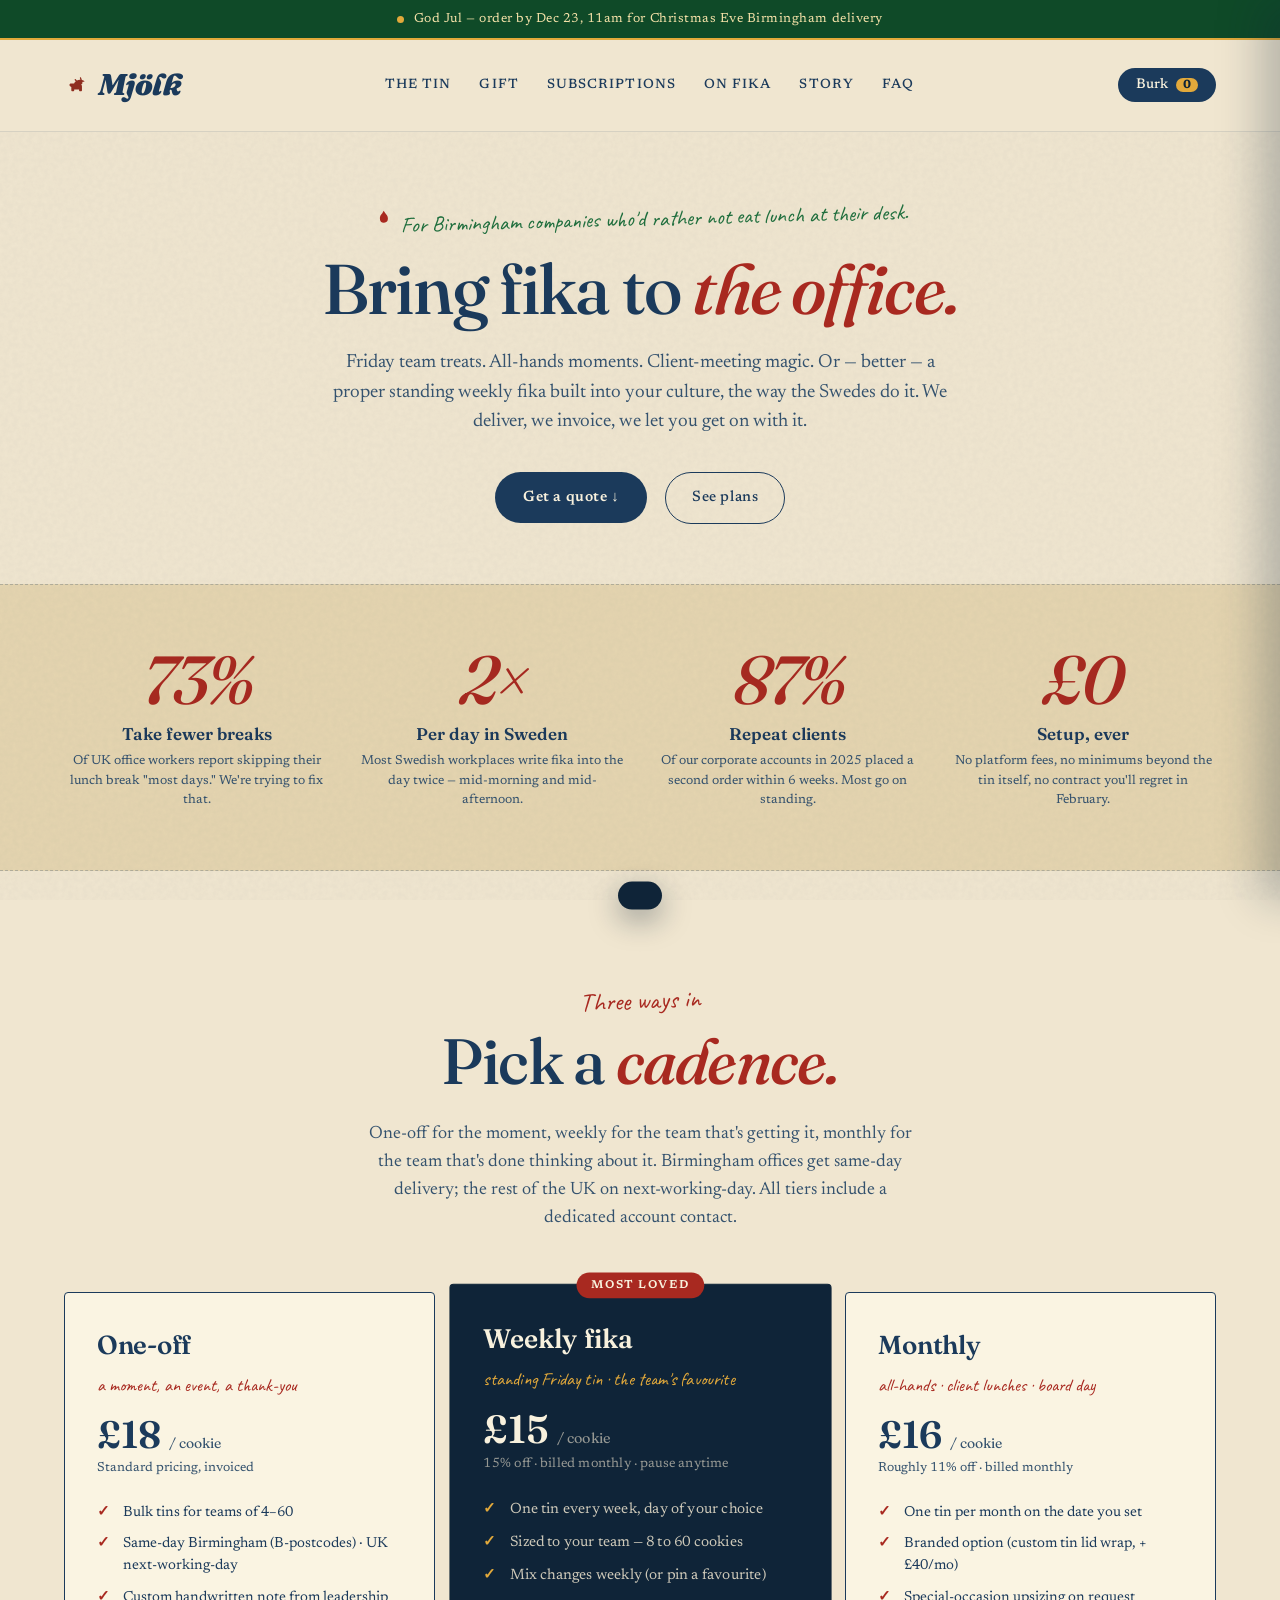
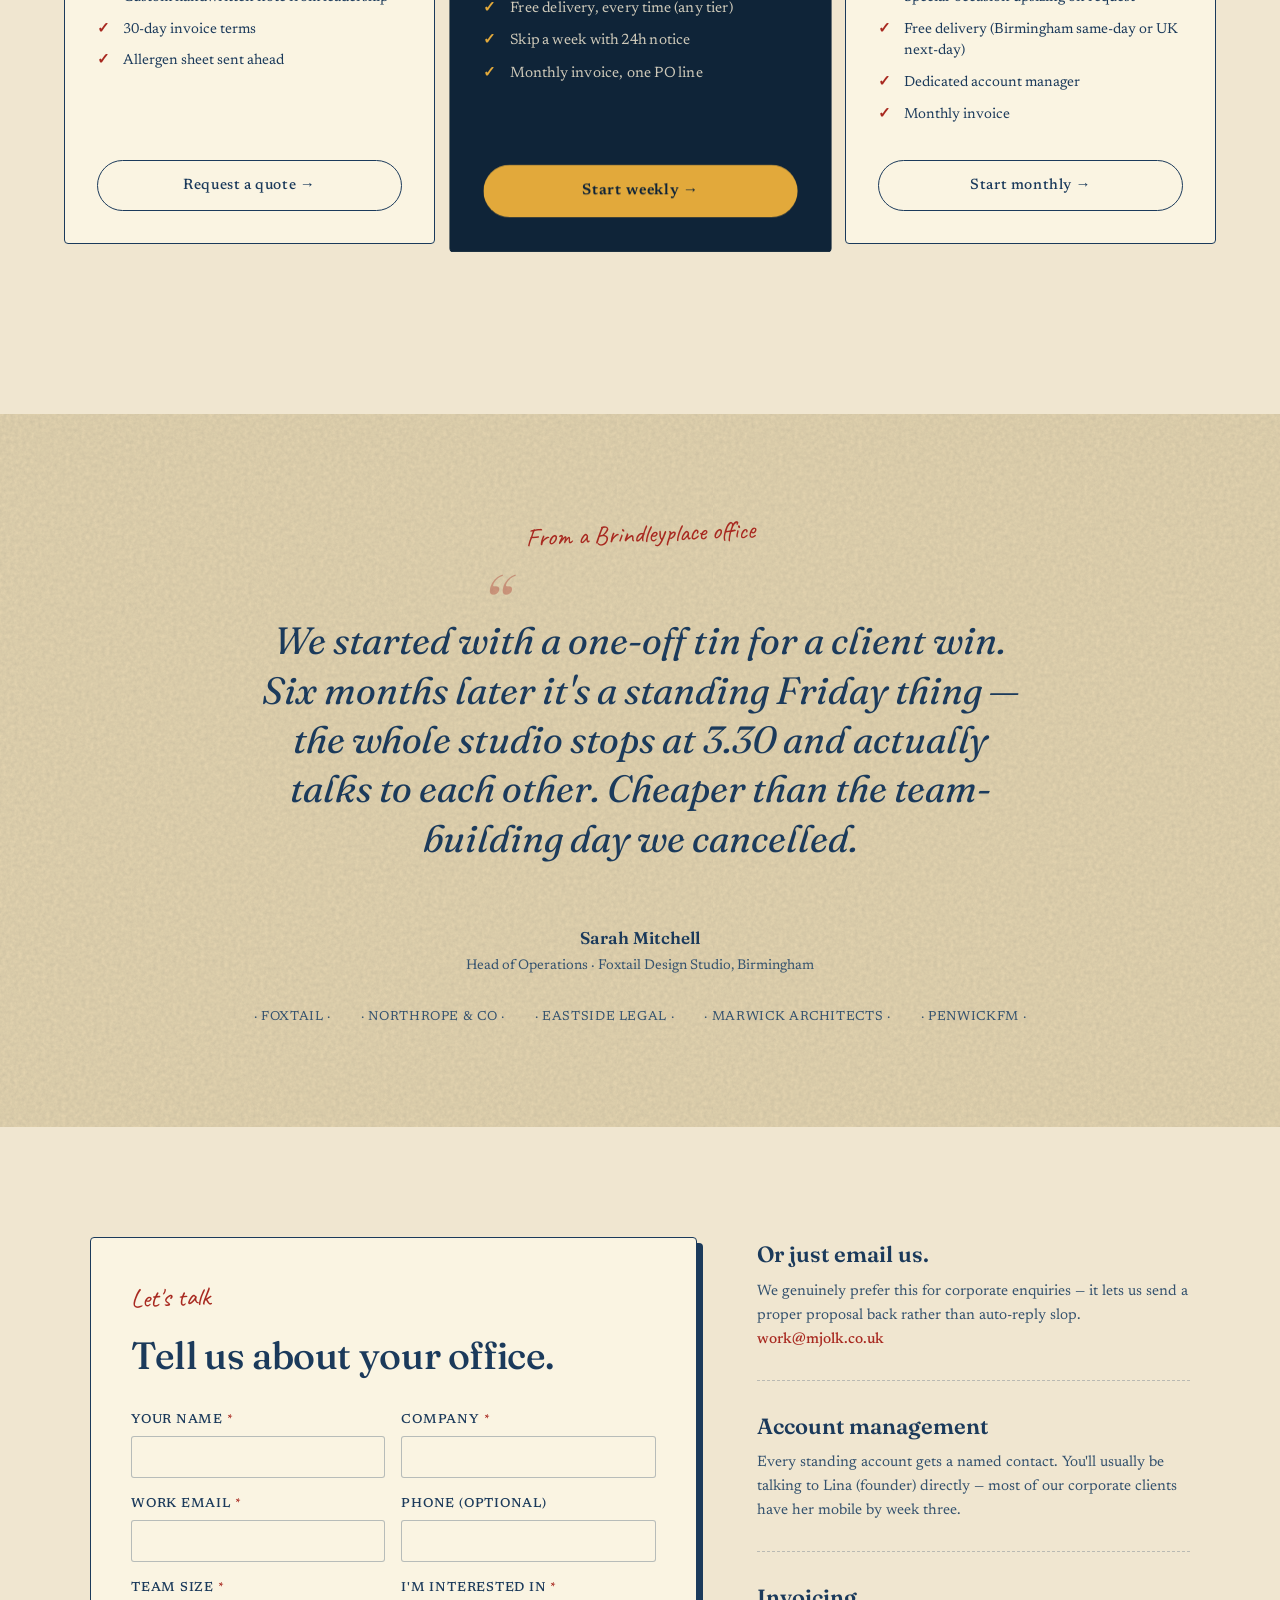
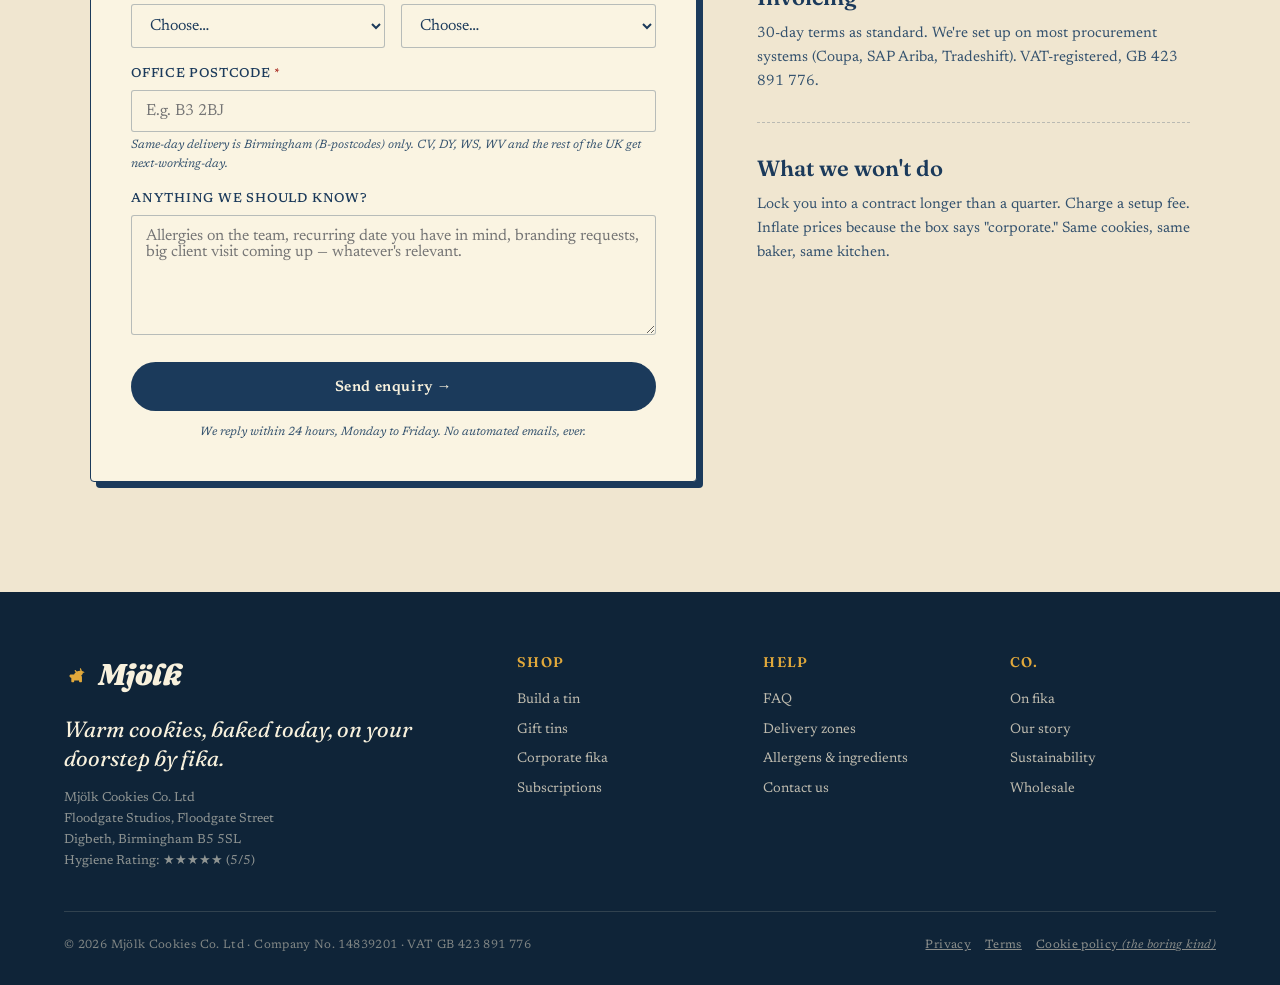
<file: corporate.html>
<!DOCTYPE html>
<html lang="en-GB">
<head>
<meta charset="UTF-8">
<meta name="viewport" content="width=device-width, initial-scale=1.0">
<link rel="icon" type="image/svg+xml" href="favicon.svg">
<link rel="apple-touch-icon" href="favicon.svg">
<title>Corporate Fika — Mjölk Cookies</title>
<meta name="description" content="Bring fika to your Birmingham office. One-off team treats, weekly Friday tins, or fortnightly meetings. Bulk orders, invoicing, dedicated account management.">
<link rel="preconnect" href="https://fonts.googleapis.com">
<link rel="preconnect" href="https://fonts.gstatic.com" crossorigin>
<link href="https://fonts.googleapis.com/css2?family=Fraunces:ital,opsz,wght@0,9..144,400;0,9..144,500;0,9..144,600;0,9..144,700;0,9..144,900;1,9..144,400;1,9..144,600;1,9..144,900&family=Newsreader:ital,wght@0,400;0,500;0,600;1,400;1,500&family=Caveat:wght@500;700&display=swap" rel="stylesheet">
<link rel="stylesheet" href="styles.css">
<script src="theme-init.js"></script>
</head>
<body>

<div class="topbar">
  <span class="pulse"></span>
  Order by <strong>11am Mon–Fri</strong> for <strong>same-day Birmingham</strong> · UK next-day · Free over <strong>£60</strong>
</div>

<nav class="site-nav">
  <a href="index.html" class="logo">
    <svg class="dala" viewBox="0 0 64 64" xmlns="http://www.w3.org/2000/svg"><path fill="#8E2D1F" d="M51 24c-1.5-2.5-4-4-7-4.5L42 14c-.3-.8-1.2-1.2-2-.9-.7.3-1.1 1-.9 1.7l1.2 4.5c-3-.2-6 .3-8.5 1.5l-3-3c-.6-.6-1.6-.6-2.2 0-.6.6-.6 1.6 0 2.2l2.5 2.5c-2 1.5-3.5 3.5-4.3 5.8H17c-2 0-3.5 1.5-3.5 3.5 0 1.2.6 2.3 1.5 3l3 2v8.7c0 1 .8 1.8 1.8 1.8h3.5c1 0 1.8-.8 1.8-1.8v-2.4h12v2.4c0 1 .8 1.8 1.8 1.8h3.5c1 0 1.8-.8 1.8-1.8V35.5c0-2-.7-3.8-1.8-5.3 1.7-.7 3-2 3.7-3.7.4-1 .3-2-.1-2.5z"/><circle cx="46" cy="26" r="1.2" fill="#F0E6D0"/></svg>
    Mjölk
  </a>
  <ul>
    <li><a href="index.html#shop">The Tin</a></li>
    <li><a href="gift-tins.html">Gift</a></li>
    <li><a href="subscriptions.html">Subscriptions</a></li>
    <li><a href="index.html#fika">On Fika</a></li>
    <li><a href="our-story.html">Story</a></li>
    <li><a href="index.html#faq">FAQ</a></li>
  </ul>
  <div class="nav-right">
    <button class="cart-btn" onclick="openCart()">Burk <span class="cart-count" data-cart-count>0</span></button>
    <button class="mobile-menu-btn" onclick="toggleMobileMenu()" aria-label="Menu">
      <svg viewBox="0 0 24 24" fill="none" stroke="currentColor" stroke-width="2"><path d="M3 6h18M3 12h18M3 18h18"/></svg>
    </button>
  </div>
</nav>

<!-- Page hero -->
<section class="page-hero">
  <span class="eyebrow">
    <svg viewBox="0 0 24 24" fill="none"><path d="M12 2c2 4 4 4 4 8a4 4 0 11-8 0c0-4 2-4 4-8z" fill="#8E2D1F"/></svg>
    For Birmingham companies who'd rather not eat lunch at their desk.
  </span>
  <h1>Bring fika to <span class="it">the office.</span></h1>
  <p class="lede">
    Friday team treats. All-hands moments. Client-meeting magic. Or — better — a proper standing
    weekly fika built into your culture, the way the Swedes do it. We deliver, we invoice,
    we let you get on with it.
  </p>
  <a href="#enquiry" class="btn-primary">Get a quote ↓</a>
  <span style="margin-left: 14px"><a href="#plans" class="btn-secondary">See plans</a></span>
</section>

<!-- Stats strip -->
<div class="stats-strip">
  <div class="stats-grid">
    <div class="stat">
      <div class="stat-num">73%</div>
      <h4>Take fewer breaks</h4>
      <p>Of UK office workers report skipping their lunch break "most days." We're trying to fix that.</p>
    </div>
    <div class="stat">
      <div class="stat-num">2×</div>
      <h4>Per day in Sweden</h4>
      <p>Most Swedish workplaces write fika into the day twice — mid-morning and mid-afternoon.</p>
    </div>
    <div class="stat">
      <div class="stat-num">87%</div>
      <h4>Repeat clients</h4>
      <p>Of our corporate accounts in 2025 placed a second order within 6 weeks. Most go on standing.</p>
    </div>
    <div class="stat">
      <div class="stat-num">£0</div>
      <h4>Setup, ever</h4>
      <p>No platform fees, no minimums beyond the tin itself, no contract you'll regret in February.</p>
    </div>
  </div>
</div>

<!-- Pricing tiers -->
<section id="plans">
  <div style="text-align:center; margin-bottom: 60px">
    <span class="section-eyebrow">Three ways in</span>
    <h2 class="section-title">Pick a <span class="it">cadence.</span></h2>
    <p class="section-intro" style="margin-left:auto; margin-right:auto">
      One-off for the moment, weekly for the team that's getting it, monthly for the team that's
      done thinking about it. Birmingham offices get same-day delivery; the rest of the UK on
      next-working-day. All tiers include a dedicated account contact.
    </p>
  </div>

  <div class="tier-grid">
    <!-- One-off -->
    <div class="tier-card">
      <h3>One-off</h3>
      <div class="tier-tag">a moment, an event, a thank-you</div>
      <div class="tier-price">£18 <small>/ cookie</small></div>
      <p class="tier-sub">Standard pricing, invoiced</p>
      <ul class="tier-includes">
        <li>Bulk tins for teams of 4–60</li>
        <li>Same-day Birmingham (B-postcodes) · UK next-working-day</li>
        <li>Custom handwritten note from leadership</li>
        <li>30-day invoice terms</li>
        <li>Allergen sheet sent ahead</li>
      </ul>
      <a href="#enquiry" class="btn-secondary" style="text-align:center; width: 100%">Request a quote →</a>
    </div>

    <!-- Weekly (featured) -->
    <div class="tier-card featured">
      <span class="featured-tag">Most loved</span>
      <h3>Weekly fika</h3>
      <div class="tier-tag">standing Friday tin · the team's favourite</div>
      <div class="tier-price">£15 <small>/ cookie</small></div>
      <p class="tier-sub">15% off · billed monthly · pause anytime</p>
      <ul class="tier-includes">
        <li>One tin every week, day of your choice</li>
        <li>Sized to your team — 8 to 60 cookies</li>
        <li>Mix changes weekly (or pin a favourite)</li>
        <li>Free delivery, every time (any tier)</li>
        <li>Skip a week with 24h notice</li>
        <li>Monthly invoice, one PO line</li>
      </ul>
      <a href="#enquiry" class="btn-primary" style="text-align:center; width: 100%">Start weekly →</a>
    </div>

    <!-- Monthly / events -->
    <div class="tier-card">
      <h3>Monthly</h3>
      <div class="tier-tag">all-hands · client lunches · board day</div>
      <div class="tier-price">£16 <small>/ cookie</small></div>
      <p class="tier-sub">Roughly 11% off · billed monthly</p>
      <ul class="tier-includes">
        <li>One tin per month on the date you set</li>
        <li>Branded option (custom tin lid wrap, +£40/mo)</li>
        <li>Special-occasion upsizing on request</li>
        <li>Free delivery (Birmingham same-day or UK next-day)</li>
        <li>Dedicated account manager</li>
        <li>Monthly invoice</li>
      </ul>
      <a href="#enquiry" class="btn-secondary" style="text-align:center; width: 100%">Start monthly →</a>
    </div>
  </div>
</section>

<!-- Testimonial -->
<section style="background: var(--cream-deep); background-image: var(--grain); background-blend-mode: multiply; padding: 100px 5vw">
  <div style="max-width: 800px; margin: 0 auto; text-align: center">
    <span class="section-eyebrow">From a Brindleyplace office</span>
    <blockquote style="font-family: 'Fraunces', serif; font-size: clamp(28px, 3.5vw, 38px); font-weight: 400; font-style: italic; line-height: 1.3; color: var(--navy); margin: 24px 0 32px; position: relative; padding: 30px 20px">
      <span style="font-size: 80px; color: var(--falu); position: absolute; top: -20px; left: 30%; line-height: 1; opacity: .35">“</span>
      We started with a one-off tin for a client win. Six months later it's a standing
      Friday thing — the whole studio stops at 3.30 and actually talks to each other.
      Cheaper than the team-building day we cancelled.
    </blockquote>
    <div style="font-family: 'Fraunces', serif; font-weight: 600; color: var(--navy); margin-bottom: 4px">Sarah Mitchell</div>
    <div style="color: var(--navy-soft); font-size: 14px">Head of Operations · Foxtail Design Studio, Birmingham</div>
    <div style="margin-top: 30px; display: flex; justify-content: center; gap: 30px; flex-wrap: wrap; font-size: 13px; color: var(--navy-soft); letter-spacing: .05em; text-transform: uppercase">
      <span>·  Foxtail  ·</span>
      <span>·  Northrope &amp; Co  ·</span>
      <span>·  Eastside Legal  ·</span>
      <span>·  Marwick Architects  ·</span>
      <span>·  PenwickFM  ·</span>
    </div>
  </div>
</section>

<!-- Enquiry form -->
<section id="enquiry">
  <div class="contact-grid">
    <div class="contact-form-wrap">
      <span class="section-eyebrow">Let's talk</span>
      <h2 style="font-family: 'Fraunces', serif; font-weight: 500; font-size: clamp(28px, 3vw, 38px); color: var(--navy); margin-bottom: 24px; letter-spacing: -.01em">Tell us about your office.</h2>
      <form onsubmit="submitCorporate(event)">
        <div class="form-row cols-2">
          <div class="form-field">
            <label>Your name <span class="req">*</span></label>
            <input type="text" required name="name">
          </div>
          <div class="form-field">
            <label>Company <span class="req">*</span></label>
            <input type="text" required name="company">
          </div>
        </div>
        <div class="form-row cols-2">
          <div class="form-field">
            <label>Work email <span class="req">*</span></label>
            <input type="email" required name="email">
          </div>
          <div class="form-field">
            <label>Phone (optional)</label>
            <input type="tel" name="phone">
          </div>
        </div>
        <div class="form-row cols-2">
          <div class="form-field">
            <label>Team size <span class="req">*</span></label>
            <select required name="size">
              <option value="">Choose…</option>
              <option>4–10 people</option>
              <option>11–25 people</option>
              <option>26–50 people</option>
              <option>51–100 people</option>
              <option>100+ people</option>
            </select>
          </div>
          <div class="form-field">
            <label>I'm interested in <span class="req">*</span></label>
            <select required name="cadence">
              <option value="">Choose…</option>
              <option>One-off (a specific event)</option>
              <option>Weekly fika</option>
              <option>Fortnightly</option>
              <option>Monthly</option>
              <option>Not sure yet</option>
            </select>
          </div>
        </div>
        <div class="form-row">
          <div class="form-field">
            <label>Office postcode <span class="req">*</span></label>
            <input type="text" required name="postcode" placeholder="E.g. B3 2BJ">
            <div class="hint">Same-day delivery is Birmingham (B-postcodes) only. CV, DY, WS, WV and the rest of the UK get next-working-day.</div>
          </div>
        </div>
        <div class="form-row">
          <div class="form-field">
            <label>Anything we should know?</label>
            <textarea name="notes" placeholder="Allergies on the team, recurring date you have in mind, branding requests, big client visit coming up — whatever's relevant."></textarea>
          </div>
        </div>
        <button type="submit" class="btn-primary" style="width: 100%; padding: 16px">Send enquiry →</button>
        <p style="font-size: 12px; color: var(--navy-soft); text-align: center; margin-top: 12px; font-style: italic">We reply within 24 hours, Monday to Friday. No automated emails, ever.</p>
      </form>
    </div>

    <div class="contact-info">
      <div class="info-block">
        <h3>Or just email us.</h3>
        <p>We genuinely prefer this for corporate enquiries — it lets us send a proper proposal back rather than auto-reply slop.</p>
        <p><a href="mailto:work@mjolk.co.uk">work@mjolk.co.uk</a></p>
      </div>
      <div class="info-block">
        <h3>Account management</h3>
        <p>Every standing account gets a named contact. You'll usually be talking to Lina (founder) directly — most of our corporate clients have her mobile by week three.</p>
      </div>
      <div class="info-block">
        <h3>Invoicing</h3>
        <p>30-day terms as standard. We're set up on most procurement systems (Coupa, SAP Ariba, Tradeshift). VAT-registered, GB 423 891 776.</p>
      </div>
      <div class="info-block">
        <h3>What we won't do</h3>
        <p>Lock you into a contract longer than a quarter. Charge a setup fee. Inflate prices because the box says "corporate." Same cookies, same baker, same kitchen.</p>
      </div>
    </div>
  </div>
</section>

<!-- Footer -->
<footer>
  <div class="footer-grid">
    <div>
      <a href="index.html" class="logo" style="color: var(--cream-light); margin-bottom: 16px; display: inline-flex">
        <svg class="dala" viewBox="0 0 64 64"><path fill="#E2A93B" d="M51 24c-1.5-2.5-4-4-7-4.5L42 14c-.3-.8-1.2-1.2-2-.9-.7.3-1.1 1-.9 1.7l1.2 4.5c-3-.2-6 .3-8.5 1.5l-3-3c-.6-.6-1.6-.6-2.2 0-.6.6-.6 1.6 0 2.2l2.5 2.5c-2 1.5-3.5 3.5-4.3 5.8H17c-2 0-3.5 1.5-3.5 3.5 0 1.2.6 2.3 1.5 3l3 2v8.7c0 1 .8 1.8 1.8 1.8h3.5c1 0 1.8-.8 1.8-1.8v-2.4h12v2.4c0 1 .8 1.8 1.8 1.8h3.5c1 0 1.8-.8 1.8-1.8V35.5c0-2-.7-3.8-1.8-5.3 1.7-.7 3-2 3.7-3.7.4-1 .3-2-.1-2.5z"/></svg>
        Mjölk
      </a>
      <div class="footer-tag">Warm cookies, baked today, on your doorstep by fika.</div>
      <div style="font-size: 13px; opacity: .55; line-height: 1.6">Mjölk Cookies Co. Ltd<br>Floodgate Studios, Floodgate Street<br>Digbeth, Birmingham B5 5SL<br>Hygiene Rating: ★★★★★ (5/5)</div>
    </div>
    <div><h5>Shop</h5><ul><li><a href="index.html#shop">Build a tin</a></li><li><a href="gift-tins.html">Gift tins</a></li><li><a href="corporate.html">Corporate fika</a></li><li><a href="subscriptions.html">Subscriptions</a></li></ul></div>
    <div><h5>Help</h5><ul><li><a href="index.html#faq">FAQ</a></li><li><a href="delivery.html">Delivery zones</a></li><li><a href="allergens.html">Allergens & ingredients</a></li><li><a href="contact.html">Contact us</a></li></ul></div>
    <div><h5>Co.</h5><ul><li><a href="index.html#fika">On fika</a></li><li><a href="our-story.html">Our story</a></li><li><a href="sustainability.html">Sustainability</a></li><li><a href="wholesale.html">Wholesale</a></li></ul></div>
  </div>
  <div class="footer-bottom">
    <div>© 2026 Mjölk Cookies Co. Ltd · Company No. 14839201 · VAT GB 423 891 776</div>
    <div><a href="privacy" style="color: rgba(240,230,208,.55); margin-right: 14px">Privacy</a><a href="terms" style="color: rgba(240,230,208,.55); margin-right: 14px">Terms</a><a href="cookies" style="color: rgba(240,230,208,.55)">Cookie policy <em>(the boring kind)</em></a></div>
  </div>
</footer>

<div class="sticky-cta">
  <div class="sticky-cta-left"><div class="label">Your tin</div><div class="price" id="sticky-price">£0.00</div></div>
  <a href="index.html#shop">Build a tin →</a>
</div>

<div class="cart-overlay" id="cart-overlay" onclick="closeCart()"></div>
<aside class="cart-drawer" id="cart-drawer">
  <div class="cart-head"><h3>Your tin</h3><button class="cart-close" onclick="closeCart()">×</button></div>
  <div class="cart-body" id="cart-body"></div>
  <div class="cart-foot">
    <div class="row"><span>Subtotal</span><span id="cart-subtotal">£0.00</span></div>
    <div class="row"><span>Delivery</span><span id="cart-delivery">£6.95</span></div>
    <div class="row total"><span>Total</span><span id="cart-total">£0.00</span></div>
    <button id="cart-checkout-btn" onclick="checkout()">Checkout →</button>
  </div>
</aside>

<div class="toast" id="toast"></div>
<script src="app.js"></script>
</body>
</html>
</file>
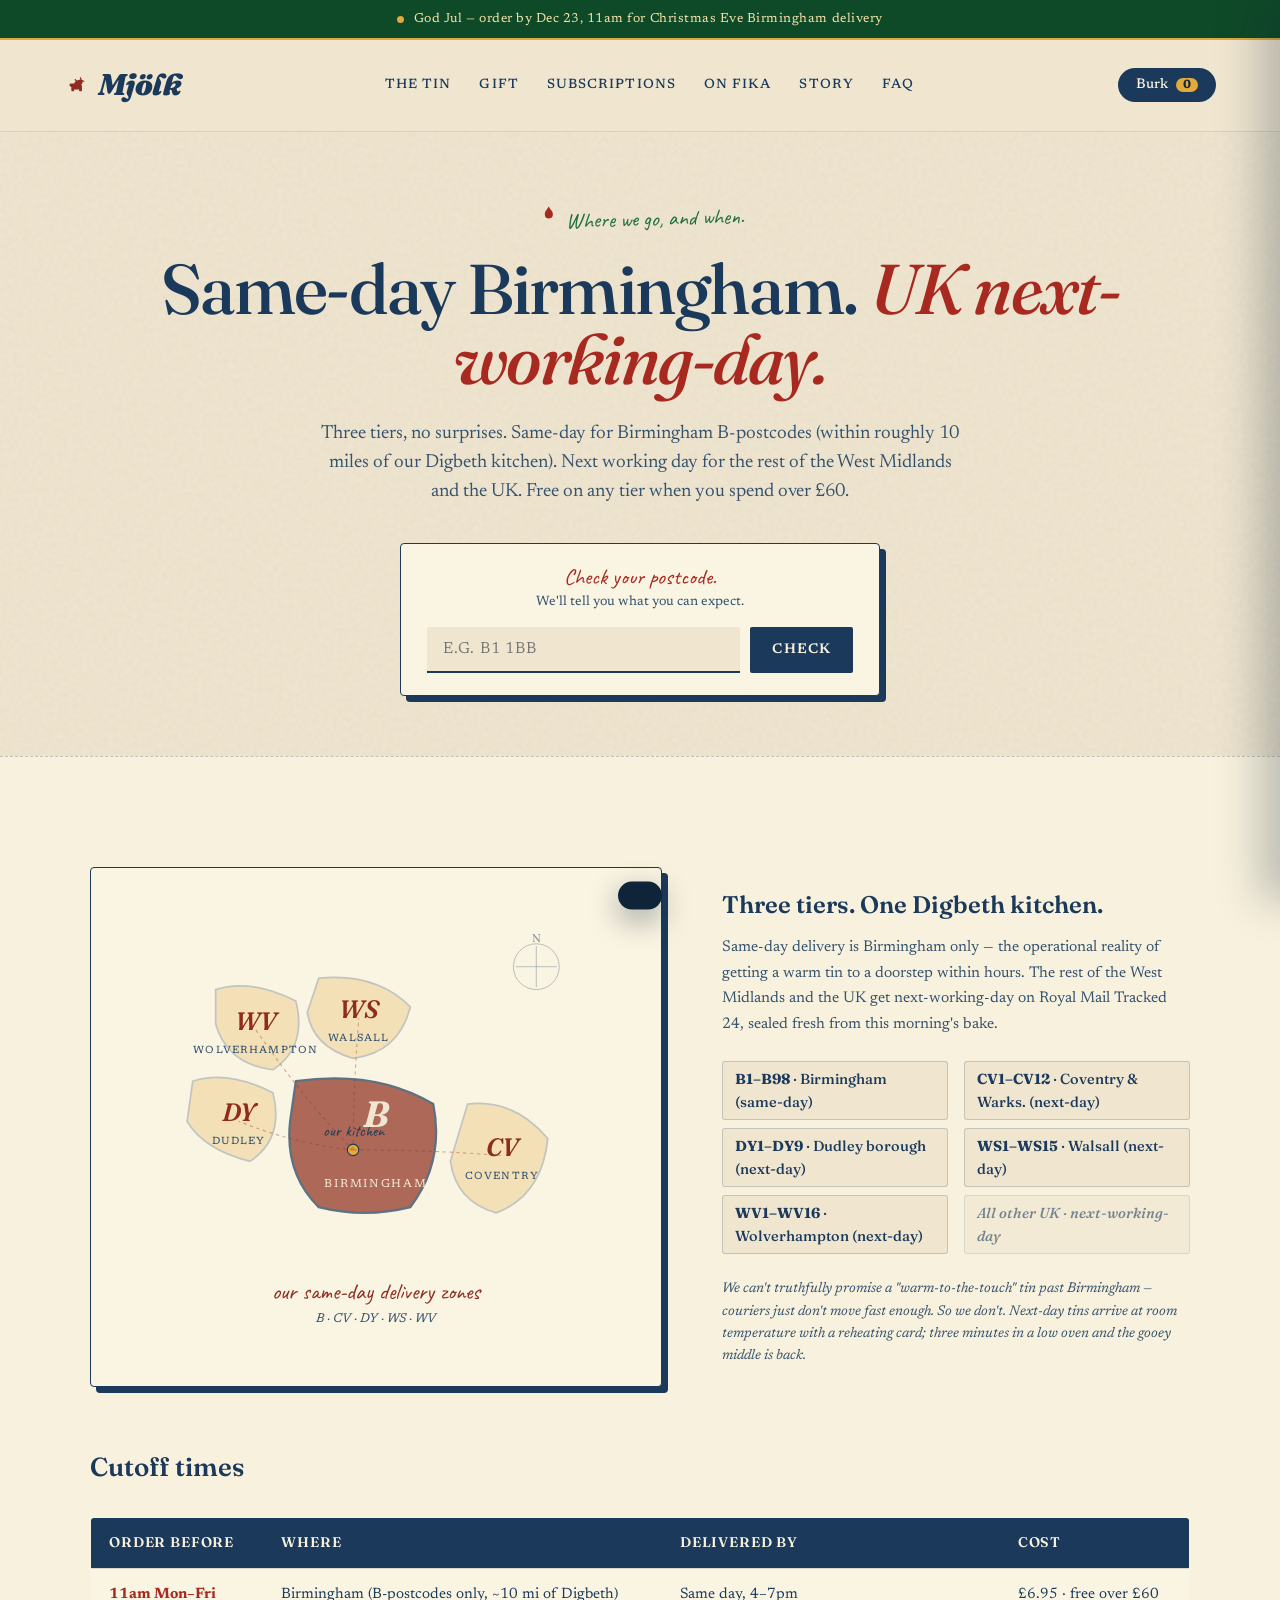
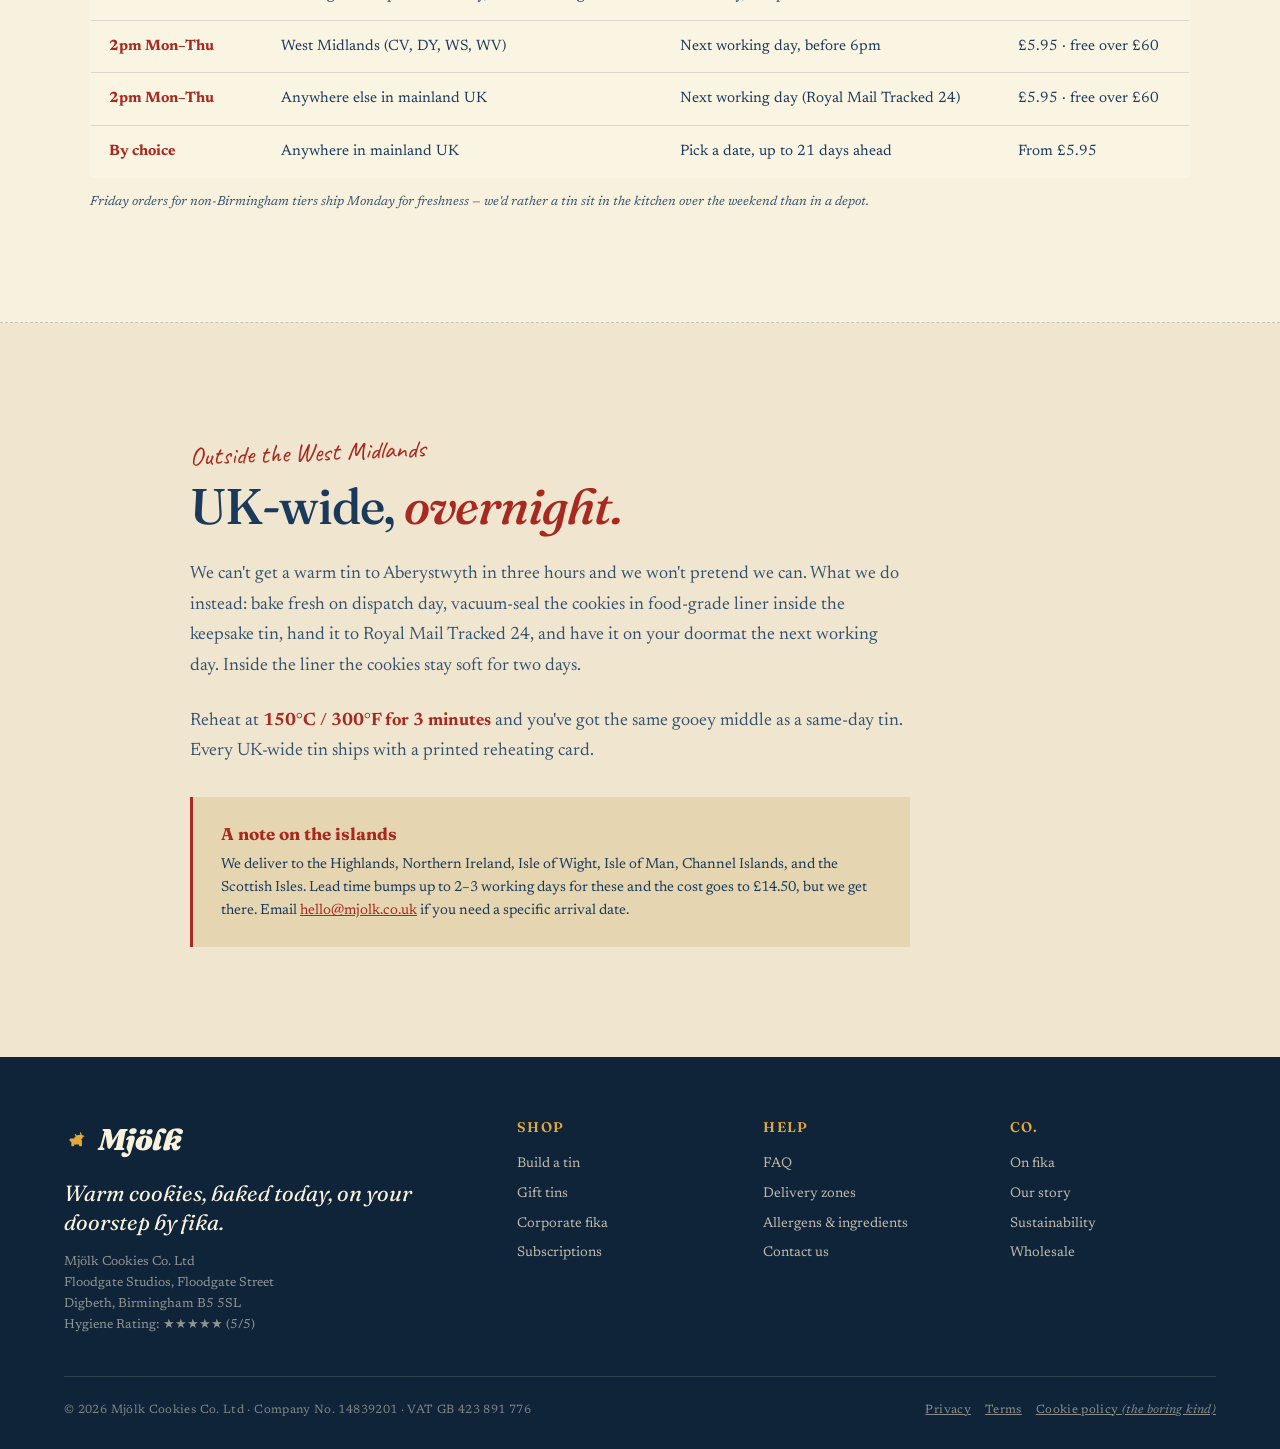
<file: delivery.html>
<!DOCTYPE html>
<html lang="en-GB">
<head>
<meta charset="UTF-8">
<meta name="viewport" content="width=device-width, initial-scale=1.0">
<link rel="icon" type="image/svg+xml" href="favicon.svg">
<link rel="apple-touch-icon" href="favicon.svg">
<title>Delivery Zones — Mjölk Cookies</title>
<meta name="description" content="Same-day cookie tin delivery across Birmingham and the West Midlands (B, CV, DY, WS, WV postcodes). Next-day across the rest of the UK via DPD.">
<link rel="preconnect" href="https://fonts.googleapis.com">
<link rel="preconnect" href="https://fonts.gstatic.com" crossorigin>
<link href="https://fonts.googleapis.com/css2?family=Fraunces:ital,opsz,wght@0,9..144,400;0,9..144,500;0,9..144,600;0,9..144,700;0,9..144,900;1,9..144,400;1,9..144,600;1,9..144,900&family=Newsreader:ital,wght@0,400;0,500;0,600;1,400;1,500&family=Caveat:wght@500;700&display=swap" rel="stylesheet">
<link rel="stylesheet" href="styles.css">
<script src="theme-init.js"></script>
</head>
<body>

<div class="topbar">
  <span class="pulse"></span>
  Order by <strong>11am Mon–Fri</strong> for <strong>same-day Birmingham</strong> · UK next-day · Free over <strong>£60</strong>
</div>

<nav class="site-nav">
  <a href="index.html" class="logo">
    <svg class="dala" viewBox="0 0 64 64"><path fill="#8E2D1F" d="M51 24c-1.5-2.5-4-4-7-4.5L42 14c-.3-.8-1.2-1.2-2-.9-.7.3-1.1 1-.9 1.7l1.2 4.5c-3-.2-6 .3-8.5 1.5l-3-3c-.6-.6-1.6-.6-2.2 0-.6.6-.6 1.6 0 2.2l2.5 2.5c-2 1.5-3.5 3.5-4.3 5.8H17c-2 0-3.5 1.5-3.5 3.5 0 1.2.6 2.3 1.5 3l3 2v8.7c0 1 .8 1.8 1.8 1.8h3.5c1 0 1.8-.8 1.8-1.8v-2.4h12v2.4c0 1 .8 1.8 1.8 1.8h3.5c1 0 1.8-.8 1.8-1.8V35.5c0-2-.7-3.8-1.8-5.3 1.7-.7 3-2 3.7-3.7.4-1 .3-2-.1-2.5z"/><circle cx="46" cy="26" r="1.2" fill="#F0E6D0"/></svg>
    Mjölk
  </a>
  <ul>
    <li><a href="index.html#shop">The Tin</a></li>
    <li><a href="gift-tins.html">Gift</a></li>
    <li><a href="subscriptions.html">Subscriptions</a></li>
    <li><a href="index.html#fika">On Fika</a></li>
    <li><a href="our-story.html">Story</a></li>
    <li><a href="index.html#faq">FAQ</a></li>
  </ul>
  <div class="nav-right">
    <button class="cart-btn" onclick="openCart()">Burk <span class="cart-count" data-cart-count>0</span></button>
    <button class="mobile-menu-btn" onclick="toggleMobileMenu()" aria-label="Menu">
      <svg viewBox="0 0 24 24" fill="none" stroke="currentColor" stroke-width="2"><path d="M3 6h18M3 12h18M3 18h18"/></svg>
    </button>
  </div>
</nav>

<!-- Page hero -->
<section class="page-hero">
  <span class="eyebrow">
    <svg viewBox="0 0 24 24" fill="none"><path d="M12 2c2 4 4 4 4 8a4 4 0 11-8 0c0-4 2-4 4-8z" fill="#8E2D1F"/></svg>
    Where we go, and when.
  </span>
  <h1>Same-day Birmingham. <span class="it">UK next-working-day.</span></h1>
  <p class="lede">
    Three tiers, no surprises. Same-day for Birmingham B-postcodes (within roughly 10 miles
    of our Digbeth kitchen). Next working day for the rest of the West Midlands and the UK.
    Free on any tier when you spend over £60.
  </p>
  <div class="postcode" style="max-width: 480px; margin: 0 auto">
    <div class="postcode-label">Check your postcode.</div>
    <div class="postcode-sub">We'll tell you what you can expect.</div>
    <form class="postcode-form" onsubmit="checkPostcode(event)">
      <input type="text" id="postcode-input" placeholder="E.g. B1 1BB" maxlength="8" required>
      <button type="submit">Check</button>
    </form>
    <div class="postcode-result" id="postcode-result"></div>
  </div>
</section>

<!-- Map + zones -->
<section style="background: var(--cream-light); border-top: 1px dashed rgba(27,58,91,.25); border-bottom: 1px dashed rgba(27,58,91,.25)">
  <div class="zone-map-wrap">
    <!-- Stylized West Midlands map -->
    <div class="zone-map">
      <svg viewBox="0 0 400 400" xmlns="http://www.w3.org/2000/svg">
        <!-- Background patch -->
        <rect width="400" height="400" fill="transparent"/>

        <!-- WV - Wolverhampton (top-left) -->
        <path d="M60 80 Q90 70, 130 90 Q140 130, 110 150 Q70 145, 60 110 Z" fill="#E2A93B" opacity=".25" stroke="#1B3A5B" stroke-width="1.5"/>
        <text x="95" y="115" text-anchor="middle" font-family="Fraunces, serif" font-style="italic" font-weight="600" font-size="22" fill="#8E2D1F">WV</text>
        <text x="95" y="135" text-anchor="middle" font-family="Newsreader, serif" font-size="9" fill="#34526E" letter-spacing="1">WOLVERHAMPTON</text>

        <!-- WS - Walsall (top-right of WV) -->
        <path d="M150 70 Q200 65, 230 95 Q220 135, 180 140 Q145 130, 140 100 Z" fill="#E2A93B" opacity=".25" stroke="#1B3A5B" stroke-width="1.5"/>
        <text x="185" y="105" text-anchor="middle" font-family="Fraunces, serif" font-style="italic" font-weight="600" font-size="22" fill="#8E2D1F">WS</text>
        <text x="185" y="125" text-anchor="middle" font-family="Newsreader, serif" font-size="9" fill="#34526E" letter-spacing="1">WALSALL</text>

        <!-- DY - Dudley (mid-left) -->
        <path d="M40 160 Q70 150, 110 170 Q120 210, 90 230 Q50 220, 35 195 Z" fill="#E2A93B" opacity=".25" stroke="#1B3A5B" stroke-width="1.5"/>
        <text x="80" y="195" text-anchor="middle" font-family="Fraunces, serif" font-style="italic" font-weight="600" font-size="22" fill="#8E2D1F">DY</text>
        <text x="80" y="215" text-anchor="middle" font-family="Newsreader, serif" font-size="9" fill="#34526E" letter-spacing="1">DUDLEY</text>

        <!-- B - Birmingham (centre, biggest, most prominent) -->
        <path d="M130 160 Q200 150, 250 180 Q260 230, 230 270 Q190 280, 150 270 Q120 240, 125 195 Z" fill="#8E2D1F" opacity=".7" stroke="#1B3A5B" stroke-width="2"/>
        <!-- Star marker for HQ -->
        <g transform="translate(180, 220)">
          <circle r="5" fill="#E2A93B" stroke="#1B3A5B" stroke-width="1"/>
          <text x="0" y="-12" text-anchor="middle" font-family="Caveat, cursive" font-size="14" fill="#1B3A5B">our kitchen</text>
        </g>
        <text x="200" y="200" text-anchor="middle" font-family="Fraunces, serif" font-style="italic" font-weight="700" font-size="32" fill="#F0E6D0">B</text>
        <text x="200" y="252" text-anchor="middle" font-family="Newsreader, serif" font-size="10" fill="#F0E6D0" letter-spacing="1.5">BIRMINGHAM</text>

        <!-- CV - Coventry (right) -->
        <path d="M280 180 Q320 175, 350 210 Q345 260, 305 275 Q270 265, 265 230 Z" fill="#E2A93B" opacity=".25" stroke="#1B3A5B" stroke-width="1.5"/>
        <text x="310" y="225" text-anchor="middle" font-family="Fraunces, serif" font-style="italic" font-weight="600" font-size="22" fill="#8E2D1F">CV</text>
        <text x="310" y="245" text-anchor="middle" font-family="Newsreader, serif" font-size="9" fill="#34526E" letter-spacing="1">COVENTRY</text>

        <!-- Dotted compass rose -->
        <g transform="translate(340, 60)" opacity=".5">
          <circle r="20" fill="none" stroke="#1B3A5B" stroke-width=".5"/>
          <path d="M0 -18 L0 18 M-18 0 L18 0" stroke="#1B3A5B" stroke-width=".5"/>
          <text x="0" y="-22" text-anchor="middle" font-family="Fraunces, serif" font-size="10" fill="#1B3A5B">N</text>
        </g>

        <!-- Decorative dashed connectors from kitchen to each region -->
        <g stroke="#8E2D1F" stroke-width="1" stroke-dasharray="3,3" fill="none" opacity=".35">
          <path d="M180 220 Q140 180, 95 115"/>
          <path d="M180 220 Q180 170, 185 105"/>
          <path d="M180 220 Q130 215, 80 195"/>
          <path d="M180 220 Q250 220, 310 225"/>
        </g>

        <!-- Title -->
        <text x="200" y="350" text-anchor="middle" font-family="Caveat, cursive" font-size="20" fill="#8E2D1F">our same-day delivery zones</text>
        <text x="200" y="370" text-anchor="middle" font-family="Newsreader, serif" font-style="italic" font-size="11" fill="#34526E">B · CV · DY · WS · WV</text>
      </svg>
    </div>

    <!-- Zone list -->
    <div class="zone-list">
      <h3>Three tiers. One Digbeth kitchen.</h3>
      <p style="font-size: 15.5px; line-height: 1.65; color: var(--navy-soft); margin-bottom: 24px">
        Same-day delivery is Birmingham only — the operational reality of getting a warm tin
        to a doorstep within hours. The rest of the West Midlands and the UK get next-working-day
        on Royal Mail Tracked 24, sealed fresh from this morning's bake.
      </p>
      <div class="zone-codes">
        <div><strong>B1–B98</strong> · Birmingham (same-day)</div>
        <div><strong>CV1–CV12</strong> · Coventry & Warks. (next-day)</div>
        <div><strong>DY1–DY9</strong> · Dudley borough (next-day)</div>
        <div><strong>WS1–WS15</strong> · Walsall (next-day)</div>
        <div><strong>WV1–WV16</strong> · Wolverhampton (next-day)</div>
        <div style="opacity:.6; font-style: italic">All other UK · next-working-day</div>
      </div>
      <p style="font-size: 14px; color: var(--navy-soft); font-style: italic; line-height: 1.6">
        We can't truthfully promise a "warm-to-the-touch" tin past Birmingham — couriers just
        don't move fast enough. So we don't. Next-day tins arrive at room temperature with
        a reheating card; three minutes in a low oven and the gooey middle is back.
      </p>
    </div>
  </div>

  <!-- Cutoff table -->
  <div style="max-width: 1100px; margin: 60px auto 0">
    <h3 style="font-family: 'Fraunces', serif; font-size: 26px; font-weight: 600; color: var(--navy); margin-bottom: 16px">Cutoff times</h3>
    <table class="cutoff-table">
      <thead>
        <tr>
          <th>Order before</th>
          <th>Where</th>
          <th>Delivered by</th>
          <th>Cost</th>
        </tr>
      </thead>
      <tbody>
        <tr>
          <td><strong>11am Mon–Fri</strong></td>
          <td>Birmingham (B-postcodes only, ~10 mi of Digbeth)</td>
          <td>Same day, 4–7pm</td>
          <td>£6.95 · free over £60</td>
        </tr>
        <tr>
          <td><strong>2pm Mon–Thu</strong></td>
          <td>West Midlands (CV, DY, WS, WV)</td>
          <td>Next working day, before 6pm</td>
          <td>£5.95 · free over £60</td>
        </tr>
        <tr>
          <td><strong>2pm Mon–Thu</strong></td>
          <td>Anywhere else in mainland UK</td>
          <td>Next working day (Royal Mail Tracked 24)</td>
          <td>£5.95 · free over £60</td>
        </tr>
        <tr>
          <td><strong>By choice</strong></td>
          <td>Anywhere in mainland UK</td>
          <td>Pick a date, up to 21 days ahead</td>
          <td>From £5.95</td>
        </tr>
      </tbody>
    </table>
    <p style="font-size: 13px; color: var(--navy-soft); font-style: italic; margin-top: 14px">
      Friday orders for non-Birmingham tiers ship Monday for freshness — we'd rather a tin
      sit in the kitchen over the weekend than in a depot.
    </p>
  </div>
</section>

<!-- UK-wide info -->
<section>
  <div style="max-width: 900px; margin: 0 auto">
    <span class="section-eyebrow">Outside the West Midlands</span>
    <h2 class="section-title" style="font-size: clamp(34px, 4vw, 50px)">UK-wide, <span class="it">overnight.</span></h2>
    <p style="font-size: 18px; line-height: 1.7; color: var(--navy-soft); margin-bottom: 24px; max-width: 720px">
      We can't get a warm tin to Aberystwyth in three hours and we won't pretend we can.
      What we do instead: bake fresh on dispatch day, vacuum-seal the cookies in food-grade
      liner inside the keepsake tin, hand it to Royal Mail Tracked 24, and have it on your
      doormat the next working day. Inside the liner the cookies stay soft for two days.
    </p>
    <p style="font-size: 18px; line-height: 1.7; color: var(--navy-soft); margin-bottom: 24px; max-width: 720px">
      Reheat at <strong style="color: var(--falu)">150°C / 300°F for 3 minutes</strong> and you've got
      the same gooey middle as a same-day tin. Every UK-wide tin ships with a printed reheating card.
    </p>
    <div style="background: var(--cream-deep); padding: 24px 28px; border-left: 3px solid var(--falu); margin-top: 30px; max-width: 720px">
      <strong style="font-family: 'Fraunces', serif; color: var(--falu); display: block; margin-bottom: 6px">A note on the islands</strong>
      <p style="font-size: 14.5px; color: var(--navy); line-height: 1.6">
        We deliver to the Highlands, Northern Ireland, Isle of Wight, Isle of Man, Channel Islands,
        and the Scottish Isles. Lead time bumps up to 2–3 working days for these and the cost goes
        to £14.50, but we get there. Email <a href="mailto:hello@mjolk.co.uk" style="color: var(--falu)">hello@mjolk.co.uk</a>
        if you need a specific arrival date.
      </p>
    </div>
  </div>
</section>

<!-- Footer -->
<footer>
  <div class="footer-grid">
    <div>
      <a href="index.html" class="logo" style="color: var(--cream-light); margin-bottom: 16px; display: inline-flex">
        <svg class="dala" viewBox="0 0 64 64"><path fill="#E2A93B" d="M51 24c-1.5-2.5-4-4-7-4.5L42 14c-.3-.8-1.2-1.2-2-.9-.7.3-1.1 1-.9 1.7l1.2 4.5c-3-.2-6 .3-8.5 1.5l-3-3c-.6-.6-1.6-.6-2.2 0-.6.6-.6 1.6 0 2.2l2.5 2.5c-2 1.5-3.5 3.5-4.3 5.8H17c-2 0-3.5 1.5-3.5 3.5 0 1.2.6 2.3 1.5 3l3 2v8.7c0 1 .8 1.8 1.8 1.8h3.5c1 0 1.8-.8 1.8-1.8v-2.4h12v2.4c0 1 .8 1.8 1.8 1.8h3.5c1 0 1.8-.8 1.8-1.8V35.5c0-2-.7-3.8-1.8-5.3 1.7-.7 3-2 3.7-3.7.4-1 .3-2-.1-2.5z"/></svg>
        Mjölk
      </a>
      <div class="footer-tag">Warm cookies, baked today, on your doorstep by fika.</div>
      <div style="font-size: 13px; opacity: .55; line-height: 1.6">Mjölk Cookies Co. Ltd<br>Floodgate Studios, Floodgate Street<br>Digbeth, Birmingham B5 5SL<br>Hygiene Rating: ★★★★★ (5/5)</div>
    </div>
    <div><h5>Shop</h5><ul><li><a href="index.html#shop">Build a tin</a></li><li><a href="gift-tins.html">Gift tins</a></li><li><a href="corporate.html">Corporate fika</a></li><li><a href="subscriptions.html">Subscriptions</a></li></ul></div>
    <div><h5>Help</h5><ul><li><a href="index.html#faq">FAQ</a></li><li><a href="delivery.html">Delivery zones</a></li><li><a href="allergens.html">Allergens & ingredients</a></li><li><a href="contact.html">Contact us</a></li></ul></div>
    <div><h5>Co.</h5><ul><li><a href="index.html#fika">On fika</a></li><li><a href="our-story.html">Our story</a></li><li><a href="sustainability.html">Sustainability</a></li><li><a href="wholesale.html">Wholesale</a></li></ul></div>
  </div>
  <div class="footer-bottom">
    <div>© 2026 Mjölk Cookies Co. Ltd · Company No. 14839201 · VAT GB 423 891 776</div>
    <div><a href="privacy" style="color: rgba(240,230,208,.55); margin-right: 14px">Privacy</a><a href="terms" style="color: rgba(240,230,208,.55); margin-right: 14px">Terms</a><a href="cookies" style="color: rgba(240,230,208,.55)">Cookie policy <em>(the boring kind)</em></a></div>
  </div>
</footer>

<div class="sticky-cta">
  <div class="sticky-cta-left"><div class="label">Your tin</div><div class="price" id="sticky-price">£0.00</div></div>
  <a href="index.html#shop">Build a tin →</a>
</div>

<div class="cart-overlay" id="cart-overlay" onclick="closeCart()"></div>
<aside class="cart-drawer" id="cart-drawer">
  <div class="cart-head"><h3>Your tin</h3><button class="cart-close" onclick="closeCart()">×</button></div>
  <div class="cart-body" id="cart-body"></div>
  <div class="cart-foot">
    <div class="row"><span>Subtotal</span><span id="cart-subtotal">£0.00</span></div>
    <div class="row"><span>Delivery</span><span id="cart-delivery">£6.95</span></div>
    <div class="row total"><span>Total</span><span id="cart-total">£0.00</span></div>
    <button id="cart-checkout-btn" onclick="checkout()">Checkout →</button>
  </div>
</aside>

<div class="toast" id="toast"></div>
<script src="app.js"></script>
</body>
</html>
</file>
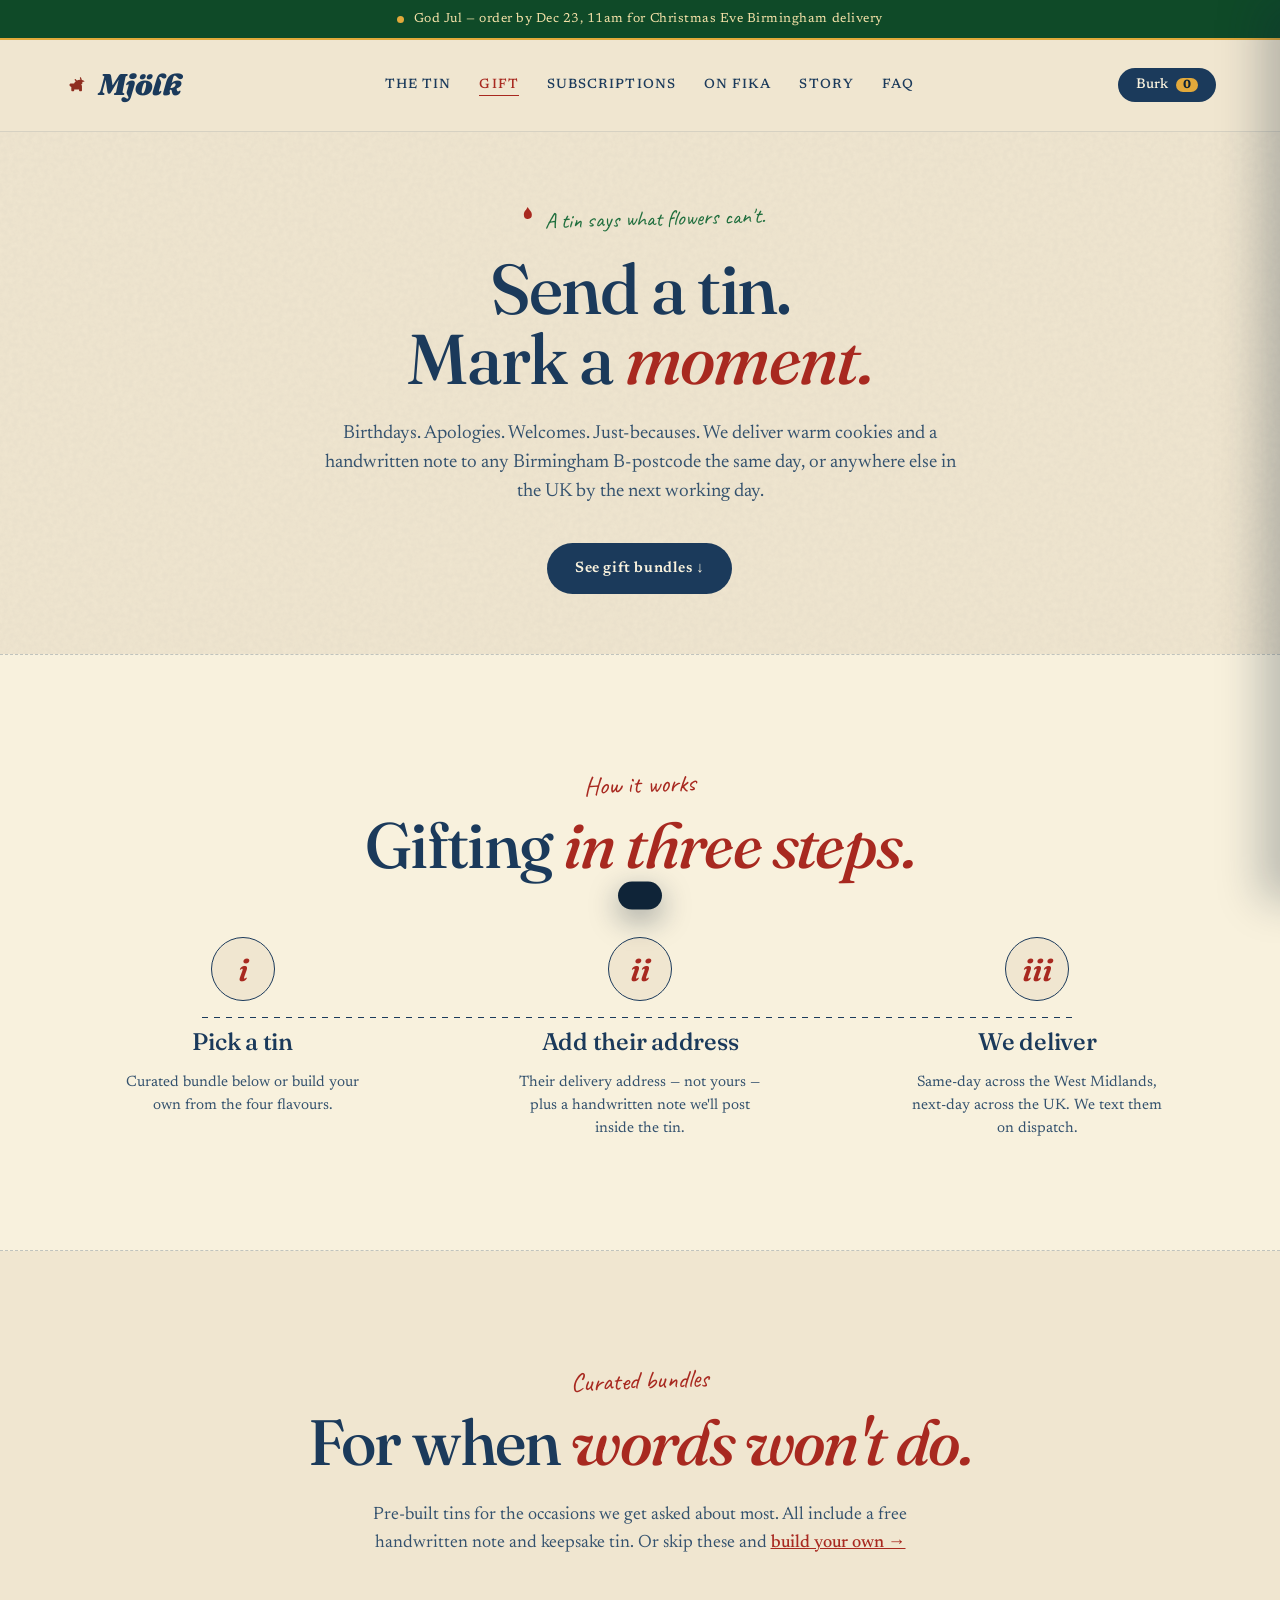
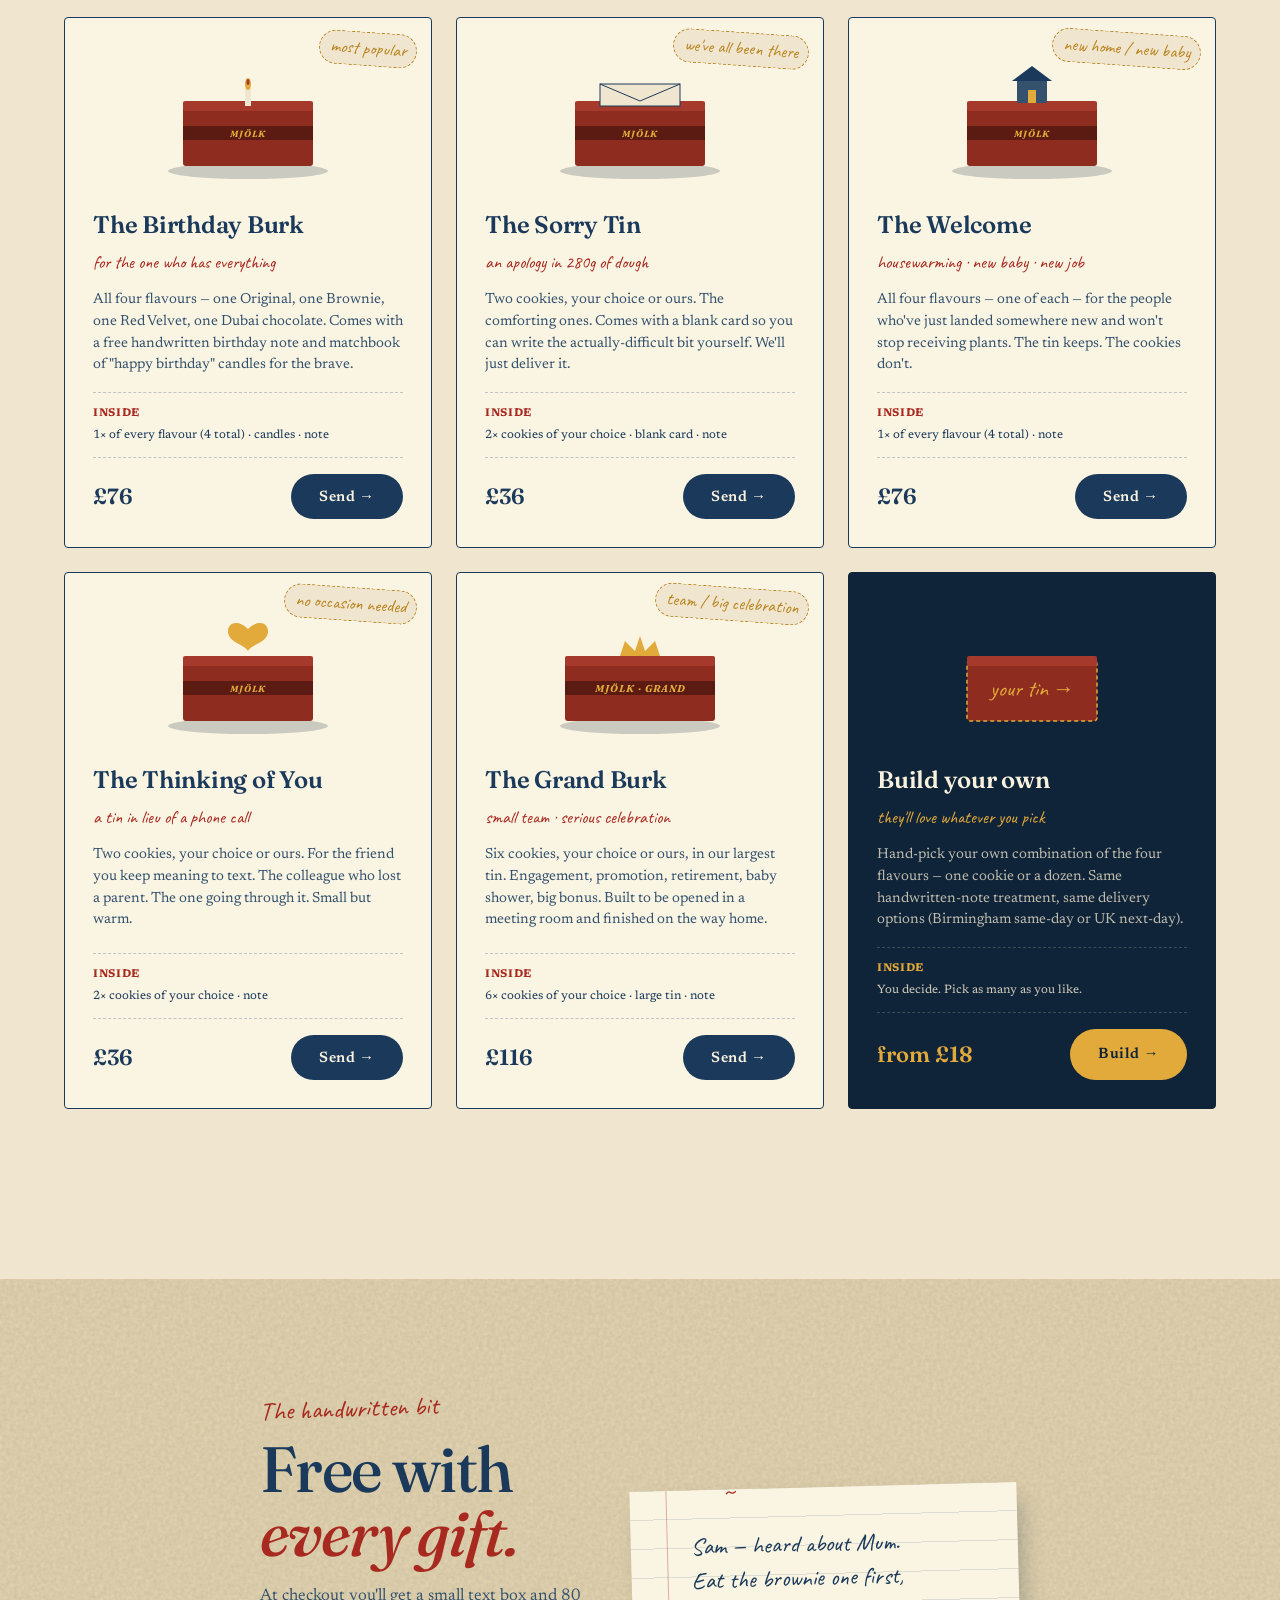
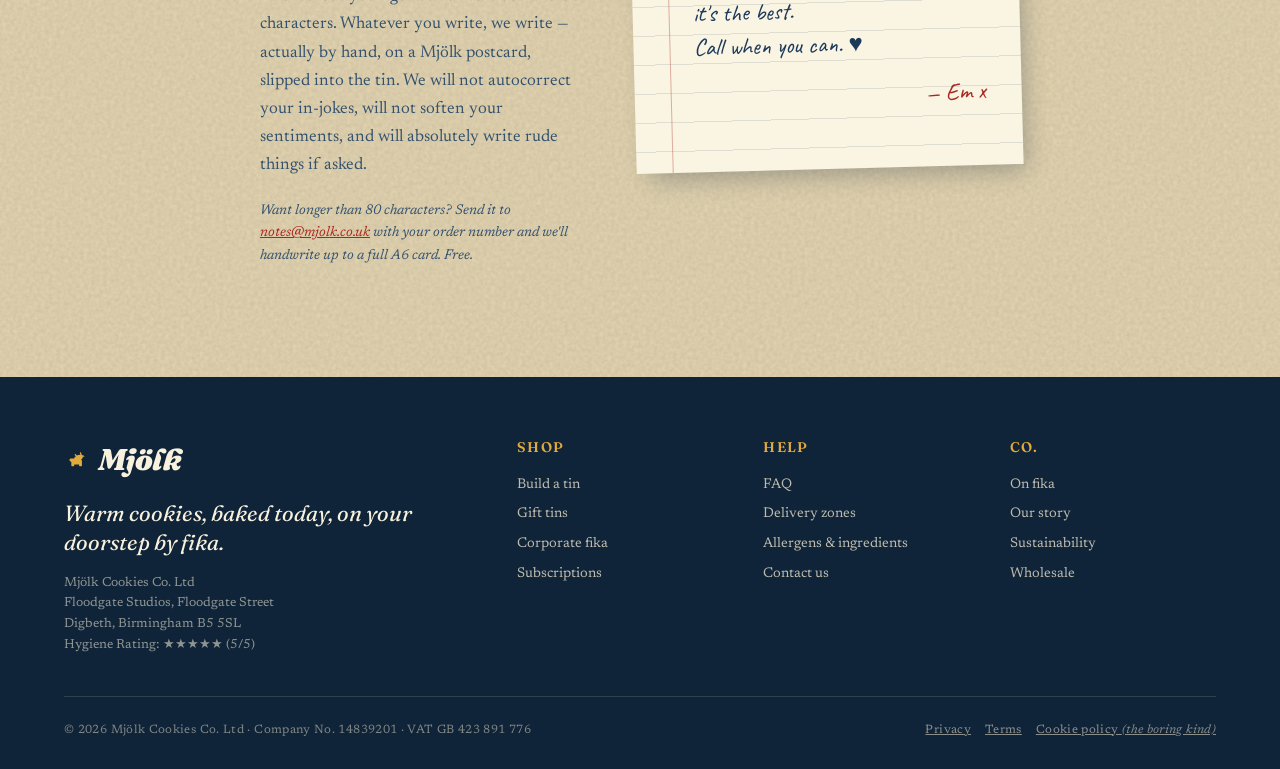
<file: gift-tins.html>
<!DOCTYPE html>
<html lang="en-GB">
<head>
<meta charset="UTF-8">
<meta name="viewport" content="width=device-width, initial-scale=1.0">
<link rel="icon" type="image/svg+xml" href="favicon.svg">
<link rel="apple-touch-icon" href="favicon.svg">
<title>Gift Tins — Mjölk Cookies</title>
<meta name="description" content="Send a tin of fresh hand-baked cookies anywhere in the UK. Same-day delivery to Birmingham B-postcodes, next-working-day everywhere else. Free handwritten note, keepsake tin.">
<link rel="preconnect" href="https://fonts.googleapis.com">
<link rel="preconnect" href="https://fonts.gstatic.com" crossorigin>
<link href="https://fonts.googleapis.com/css2?family=Fraunces:ital,opsz,wght@0,9..144,400;0,9..144,500;0,9..144,600;0,9..144,700;0,9..144,900;1,9..144,400;1,9..144,600;1,9..144,900&family=Newsreader:ital,wght@0,400;0,500;0,600;1,400;1,500&family=Caveat:wght@500;700&display=swap" rel="stylesheet">
<link rel="stylesheet" href="styles.css">
<script src="theme-init.js"></script>
</head>
<body>

<div class="topbar">
  <span class="pulse"></span>
  Order by <strong>11am Mon–Fri</strong> for <strong>same-day Birmingham</strong> · UK next-day · Free over <strong>£60</strong>
</div>

<nav class="site-nav">
  <a href="index.html" class="logo">
    <svg class="dala" viewBox="0 0 64 64" xmlns="http://www.w3.org/2000/svg"><path fill="#8E2D1F" d="M51 24c-1.5-2.5-4-4-7-4.5L42 14c-.3-.8-1.2-1.2-2-.9-.7.3-1.1 1-.9 1.7l1.2 4.5c-3-.2-6 .3-8.5 1.5l-3-3c-.6-.6-1.6-.6-2.2 0-.6.6-.6 1.6 0 2.2l2.5 2.5c-2 1.5-3.5 3.5-4.3 5.8H17c-2 0-3.5 1.5-3.5 3.5 0 1.2.6 2.3 1.5 3l3 2v8.7c0 1 .8 1.8 1.8 1.8h3.5c1 0 1.8-.8 1.8-1.8v-2.4h12v2.4c0 1 .8 1.8 1.8 1.8h3.5c1 0 1.8-.8 1.8-1.8V35.5c0-2-.7-3.8-1.8-5.3 1.7-.7 3-2 3.7-3.7.4-1 .3-2-.1-2.5z"/><circle cx="46" cy="26" r="1.2" fill="#F0E6D0"/></svg>
    Mjölk
  </a>
  <ul>
    <li><a href="index.html#shop">The Tin</a></li>
    <li><a href="gift-tins.html">Gift</a></li>
    <li><a href="subscriptions.html">Subscriptions</a></li>
    <li><a href="index.html#fika">On Fika</a></li>
    <li><a href="our-story.html">Story</a></li>
    <li><a href="index.html#faq">FAQ</a></li>
  </ul>
  <div class="nav-right">
    <button class="cart-btn" onclick="openCart()">Burk <span class="cart-count" data-cart-count>0</span></button>
    <button class="mobile-menu-btn" onclick="toggleMobileMenu()" aria-label="Menu">
      <svg viewBox="0 0 24 24" fill="none" stroke="currentColor" stroke-width="2"><path d="M3 6h18M3 12h18M3 18h18"/></svg>
    </button>
  </div>
</nav>

<!-- Page hero -->
<section class="page-hero">
  <span class="eyebrow">
    <svg viewBox="0 0 24 24" fill="none"><path d="M12 2c2 4 4 4 4 8a4 4 0 11-8 0c0-4 2-4 4-8z" fill="#8E2D1F"/></svg>
    A tin says what flowers can't.
  </span>
  <h1>Send a tin.<br>Mark a <span class="it">moment.</span></h1>
  <p class="lede">
    Birthdays. Apologies. Welcomes. Just-becauses. We deliver warm cookies and a handwritten note
    to any Birmingham B-postcode the same day, or anywhere else in the UK by the next working day.
  </p>
  <a href="#bundles" class="btn-primary">See gift bundles ↓</a>
</section>

<!-- How gifting works -->
<section style="background: var(--cream-light); border-top: 1px dashed rgba(27,58,91,.25); border-bottom: 1px dashed rgba(27,58,91,.25)">
  <div style="text-align:center; margin-bottom: 60px">
    <span class="section-eyebrow">How it works</span>
    <h2 class="section-title">Gifting <span class="it">in three steps.</span></h2>
  </div>
  <div class="steps">
    <div class="step"><div class="step-num">i</div><h4>Pick a tin</h4><p>Curated bundle below or build your own from the four flavours.</p></div>
    <div class="step"><div class="step-num">ii</div><h4>Add their address</h4><p>Their delivery address — not yours — plus a handwritten note we'll post inside the tin.</p></div>
    <div class="step"><div class="step-num">iii</div><h4>We deliver</h4><p>Same-day across the West Midlands, next-day across the UK. We text them on dispatch.</p></div>
  </div>
</section>

<!-- Curated bundles -->
<section id="bundles">
  <div style="text-align:center; margin-bottom: 60px">
    <span class="section-eyebrow">Curated bundles</span>
    <h2 class="section-title">For when <span class="it">words won't do.</span></h2>
    <p class="section-intro" style="margin-left:auto; margin-right:auto">
      Pre-built tins for the occasions we get asked about most. All include a free handwritten note
      and keepsake tin. Or skip these and <a href="index.html#shop" style="color: var(--falu); font-weight: 500">build your own →</a>
    </p>
  </div>

  <div class="gift-grid">
    <!-- The Birthday Burk -->
    <div class="gift-card">
      <span class="gift-tag">most popular</span>
      <div class="gift-card-art">
        <svg viewBox="0 0 200 140" xmlns="http://www.w3.org/2000/svg">
          <ellipse cx="100" cy="125" rx="80" ry="8" fill="rgba(15,36,56,.2)"/>
          <rect x="35" y="60" width="130" height="60" rx="3" fill="#8E2D1F"/>
          <rect x="35" y="55" width="130" height="10" rx="2" fill="#A53A2C"/>
          <rect x="35" y="80" width="130" height="14" fill="#5C1B12"/>
          <text x="100" y="91" text-anchor="middle" font-family="Fraunces, serif" font-style="italic" font-weight="700" font-size="9" fill="#E2A93B" letter-spacing="1">MJÖLK</text>
          <!-- candle -->
          <rect x="97" y="40" width="6" height="20" fill="#F0E6D0"/>
          <ellipse cx="100" cy="38" rx="3" ry="6" fill="#E2A93B"/>
          <ellipse cx="100" cy="36" rx="1.5" ry="3" fill="#A53A2C"/>
        </svg>
      </div>
      <h3>The Birthday Burk</h3>
      <div class="occasion">for the one who has everything</div>
      <p class="gift-desc">All four flavours — one Original, one Brownie, one Red Velvet, one Dubai chocolate. Comes with a free handwritten birthday note and matchbook of "happy birthday" candles for the brave.</p>
      <div class="gift-includes"><strong>Inside</strong>1× of every flavour (4 total) · candles · note</div>
      <div class="gift-footer">
        <div class="gift-price">£76</div>
        <button class="btn-primary" onclick="addBundle('birthday')">Send →</button>
      </div>
    </div>

    <!-- The Sorry Tin -->
    <div class="gift-card">
      <span class="gift-tag">we've all been there</span>
      <div class="gift-card-art">
        <svg viewBox="0 0 200 140">
          <ellipse cx="100" cy="125" rx="80" ry="8" fill="rgba(15,36,56,.2)"/>
          <rect x="35" y="60" width="130" height="60" rx="3" fill="#8E2D1F"/>
          <rect x="35" y="55" width="130" height="10" rx="2" fill="#A53A2C"/>
          <rect x="35" y="80" width="130" height="14" fill="#5C1B12"/>
          <text x="100" y="91" text-anchor="middle" font-family="Fraunces, serif" font-style="italic" font-weight="700" font-size="9" fill="#E2A93B" letter-spacing="1">MJÖLK</text>
          <!-- envelope on top -->
          <rect x="60" y="38" width="80" height="22" fill="#F0E6D0" stroke="#1B3A5B" stroke-width="1"/>
          <path d="M60 38 L100 55 L140 38" fill="none" stroke="#1B3A5B" stroke-width="1"/>
        </svg>
      </div>
      <h3>The Sorry Tin</h3>
      <div class="occasion">an apology in 280g of dough</div>
      <p class="gift-desc">Two cookies, your choice or ours. The comforting ones. Comes with a blank card so you can write the actually-difficult bit yourself. We'll just deliver it.</p>
      <div class="gift-includes"><strong>Inside</strong>2× cookies of your choice · blank card · note</div>
      <div class="gift-footer">
        <div class="gift-price">£36</div>
        <button class="btn-primary" onclick="addBundle('sorry')">Send →</button>
      </div>
    </div>

    <!-- The Welcome Tin -->
    <div class="gift-card">
      <span class="gift-tag">new home / new baby</span>
      <div class="gift-card-art">
        <svg viewBox="0 0 200 140">
          <ellipse cx="100" cy="125" rx="80" ry="8" fill="rgba(15,36,56,.2)"/>
          <rect x="35" y="60" width="130" height="60" rx="3" fill="#8E2D1F"/>
          <rect x="35" y="55" width="130" height="10" rx="2" fill="#A53A2C"/>
          <rect x="35" y="80" width="130" height="14" fill="#5C1B12"/>
          <text x="100" y="91" text-anchor="middle" font-family="Fraunces, serif" font-style="italic" font-weight="700" font-size="9" fill="#E2A93B" letter-spacing="1">MJÖLK</text>
          <!-- little house on top -->
          <polygon points="80,35 100,20 120,35" fill="#1B3A5B"/>
          <rect x="85" y="35" width="30" height="22" fill="#34526E"/>
          <rect x="96" y="44" width="8" height="13" fill="#E2A93B"/>
        </svg>
      </div>
      <h3>The Welcome</h3>
      <div class="occasion">housewarming · new baby · new job</div>
      <p class="gift-desc">All four flavours — one of each — for the people who've just landed somewhere new and won't stop receiving plants. The tin keeps. The cookies don't.</p>
      <div class="gift-includes"><strong>Inside</strong>1× of every flavour (4 total) · note</div>
      <div class="gift-footer">
        <div class="gift-price">£76</div>
        <button class="btn-primary" onclick="addBundle('welcome')">Send →</button>
      </div>
    </div>

    <!-- The Thinking of You -->
    <div class="gift-card">
      <span class="gift-tag">no occasion needed</span>
      <div class="gift-card-art">
        <svg viewBox="0 0 200 140">
          <ellipse cx="100" cy="125" rx="80" ry="8" fill="rgba(15,36,56,.2)"/>
          <rect x="35" y="60" width="130" height="60" rx="3" fill="#8E2D1F"/>
          <rect x="35" y="55" width="130" height="10" rx="2" fill="#A53A2C"/>
          <rect x="35" y="80" width="130" height="14" fill="#5C1B12"/>
          <text x="100" y="91" text-anchor="middle" font-family="Fraunces, serif" font-style="italic" font-weight="700" font-size="9" fill="#E2A93B" letter-spacing="1">MJÖLK</text>
          <!-- heart on top -->
          <path d="M100 50 C 95 42, 80 42, 80 30 C 80 22, 90 18, 100 28 C 110 18, 120 22, 120 30 C 120 42, 105 42, 100 50 Z" fill="#E2A93B"/>
        </svg>
      </div>
      <h3>The Thinking of You</h3>
      <div class="occasion">a tin in lieu of a phone call</div>
      <p class="gift-desc">Two cookies, your choice or ours. For the friend you keep meaning to text. The colleague who lost a parent. The one going through it. Small but warm.</p>
      <div class="gift-includes"><strong>Inside</strong>2× cookies of your choice · note</div>
      <div class="gift-footer">
        <div class="gift-price">£36</div>
        <button class="btn-primary" onclick="addBundle('thinking')">Send →</button>
      </div>
    </div>

    <!-- The Big One -->
    <div class="gift-card">
      <span class="gift-tag">team / big celebration</span>
      <div class="gift-card-art">
        <svg viewBox="0 0 200 140">
          <ellipse cx="100" cy="125" rx="80" ry="8" fill="rgba(15,36,56,.2)"/>
          <rect x="25" y="60" width="150" height="60" rx="3" fill="#8E2D1F"/>
          <rect x="25" y="55" width="150" height="10" rx="2" fill="#A53A2C"/>
          <rect x="25" y="80" width="150" height="14" fill="#5C1B12"/>
          <text x="100" y="91" text-anchor="middle" font-family="Fraunces, serif" font-style="italic" font-weight="700" font-size="10" fill="#E2A93B" letter-spacing="1">MJÖLK · GRAND</text>
          <!-- crown on top -->
          <polygon points="80,55 85,40 95,50 100,35 105,50 115,40 120,55" fill="#E2A93B"/>
        </svg>
      </div>
      <h3>The Grand Burk</h3>
      <div class="occasion">small team · serious celebration</div>
      <p class="gift-desc">Six cookies, your choice or ours, in our largest tin. Engagement, promotion, retirement, baby shower, big bonus. Built to be opened in a meeting room and finished on the way home.</p>
      <div class="gift-includes"><strong>Inside</strong>6× cookies of your choice · large tin · note</div>
      <div class="gift-footer">
        <div class="gift-price">£116</div>
        <button class="btn-primary" onclick="addBundle('grand')">Send →</button>
      </div>
    </div>

    <!-- Build your own -->
    <div class="gift-card" style="background: var(--navy-deep); color: var(--cream-light); border-color: var(--navy-deep)">
      <div class="gift-card-art">
        <svg viewBox="0 0 200 140">
          <ellipse cx="100" cy="125" rx="80" ry="8" fill="rgba(15,36,56,.4)"/>
          <rect x="35" y="60" width="130" height="60" rx="3" fill="#8E2D1F" stroke="#E2A93B" stroke-width="1.5" stroke-dasharray="4,3"/>
          <rect x="35" y="55" width="130" height="10" rx="2" fill="#A53A2C"/>
          <text x="100" y="95" text-anchor="middle" font-family="Caveat, cursive" font-size="22" fill="#E2A93B">your tin →</text>
        </svg>
      </div>
      <h3 style="color: var(--cream-light)">Build your own</h3>
      <div class="occasion" style="color: var(--mustard)">they'll love whatever you pick</div>
      <p class="gift-desc" style="color: rgba(240,230,208,.78)">Hand-pick your own combination of the four flavours — one cookie or a dozen. Same handwritten-note treatment, same delivery options (Birmingham same-day or UK next-day).</p>
      <div class="gift-includes" style="border-color: rgba(240,230,208,.2); color: rgba(240,230,208,.85)"><strong style="color: var(--mustard)">Inside</strong>You decide. Pick as many as you like.</div>
      <div class="gift-footer">
        <div class="gift-price" style="color: var(--mustard)">from £18</div>
        <a href="index.html#shop" class="btn-primary" style="background: var(--mustard); color: var(--navy-deep)">Build →</a>
      </div>
    </div>
  </div>
</section>

<!-- Personal note feature -->
<section style="background: var(--cream-deep); background-image: var(--grain); background-blend-mode: multiply">
  <div class="gift-note-mockup">
    <div>
      <span class="section-eyebrow">The handwritten bit</span>
      <h2 class="section-title" style="margin-bottom: 18px">Free with <span class="it">every gift.</span></h2>
      <p style="font-size: 17px; line-height: 1.65; color: var(--navy-soft); margin-bottom: 20px">
        At checkout you'll get a small text box and 80 characters. Whatever you write, we write —
        actually by hand, on a Mjölk postcard, slipped into the tin. We will not autocorrect your
        in-jokes, will not soften your sentiments, and will absolutely write rude things if asked.
      </p>
      <p style="font-size: 14px; line-height: 1.6; color: var(--navy-soft); font-style: italic">
        Want longer than 80 characters? Send it to <a href="mailto:notes@mjolk.co.uk" style="color: var(--falu)">notes@mjolk.co.uk</a> with your order number and we'll handwrite up to a full A6 card. Free.
      </p>
    </div>
    <div class="note-card">
      <div class="note-deco">~</div>
      <p>Sam — heard about Mum.<br>Eat the brownie one first,<br>it's the best.<br>Call when you can. ♥</p>
      <div class="note-sign">— Em x</div>
    </div>
  </div>
</section>

<!-- Footer -->
<footer>
  <div class="footer-grid">
    <div>
      <a href="index.html" class="logo" style="color: var(--cream-light); margin-bottom: 16px; display: inline-flex">
        <svg class="dala" viewBox="0 0 64 64"><path fill="#E2A93B" d="M51 24c-1.5-2.5-4-4-7-4.5L42 14c-.3-.8-1.2-1.2-2-.9-.7.3-1.1 1-.9 1.7l1.2 4.5c-3-.2-6 .3-8.5 1.5l-3-3c-.6-.6-1.6-.6-2.2 0-.6.6-.6 1.6 0 2.2l2.5 2.5c-2 1.5-3.5 3.5-4.3 5.8H17c-2 0-3.5 1.5-3.5 3.5 0 1.2.6 2.3 1.5 3l3 2v8.7c0 1 .8 1.8 1.8 1.8h3.5c1 0 1.8-.8 1.8-1.8v-2.4h12v2.4c0 1 .8 1.8 1.8 1.8h3.5c1 0 1.8-.8 1.8-1.8V35.5c0-2-.7-3.8-1.8-5.3 1.7-.7 3-2 3.7-3.7.4-1 .3-2-.1-2.5z"/></svg>
        Mjölk
      </a>
      <div class="footer-tag">Warm cookies, baked today, on your doorstep by fika.</div>
      <div style="font-size: 13px; opacity: .55; line-height: 1.6">Mjölk Cookies Co. Ltd<br>Floodgate Studios, Floodgate Street<br>Digbeth, Birmingham B5 5SL<br>Hygiene Rating: ★★★★★ (5/5)</div>
    </div>
    <div><h5>Shop</h5><ul><li><a href="index.html#shop">Build a tin</a></li><li><a href="gift-tins.html">Gift tins</a></li><li><a href="corporate.html">Corporate fika</a></li><li><a href="subscriptions.html">Subscriptions</a></li></ul></div>
    <div><h5>Help</h5><ul><li><a href="index.html#faq">FAQ</a></li><li><a href="delivery.html">Delivery zones</a></li><li><a href="allergens.html">Allergens & ingredients</a></li><li><a href="contact.html">Contact us</a></li></ul></div>
    <div><h5>Co.</h5><ul><li><a href="index.html#fika">On fika</a></li><li><a href="our-story.html">Our story</a></li><li><a href="sustainability.html">Sustainability</a></li><li><a href="wholesale.html">Wholesale</a></li></ul></div>
  </div>
  <div class="footer-bottom">
    <div>© 2026 Mjölk Cookies Co. Ltd · Company No. 14839201 · VAT GB 423 891 776</div>
    <div><a href="privacy" style="color: rgba(240,230,208,.55); margin-right: 14px">Privacy</a><a href="terms" style="color: rgba(240,230,208,.55); margin-right: 14px">Terms</a><a href="cookies" style="color: rgba(240,230,208,.55)">Cookie policy <em>(the boring kind)</em></a></div>
  </div>
</footer>

<div class="sticky-cta">
  <div class="sticky-cta-left"><div class="label">Your tin</div><div class="price" id="sticky-price">£0.00</div></div>
  <a href="index.html#shop">Build a tin →</a>
</div>

<div class="cart-overlay" id="cart-overlay" onclick="closeCart()"></div>
<aside class="cart-drawer" id="cart-drawer">
  <div class="cart-head"><h3>Your tin</h3><button class="cart-close" onclick="closeCart()">×</button></div>
  <div class="cart-body" id="cart-body"></div>
  <div class="cart-foot">
    <div class="row"><span>Subtotal</span><span id="cart-subtotal">£0.00</span></div>
    <div class="row"><span>Delivery</span><span id="cart-delivery">£6.95</span></div>
    <div class="row total"><span>Total</span><span id="cart-total">£0.00</span></div>
    <button id="cart-checkout-btn" onclick="checkout()">Checkout →</button>
  </div>
</aside>

<div class="toast" id="toast"></div>

<script src="app.js"></script>
<script>
  // Add a curated bundle to the cart and open the cart drawer
  function addBundle(type){
    const bundles = {
      birthday:  { original:1, brownie:1, redvelvet:1, dubai:1 },
      sorry:     { original:1, brownie:0, redvelvet:1, dubai:0 },
      welcome:   { original:1, brownie:1, redvelvet:1, dubai:1 },
      thinking:  { original:1, brownie:1, redvelvet:0, dubai:0 },
      grand:     { original:2, brownie:2, redvelvet:1, dubai:1 }
    };
    const bundleNames = {
      birthday: 'The Birthday Burk', sorry: 'The Sorry Tin', welcome: 'The Welcome',
      thinking: 'The Thinking of You', grand: 'The Grand Burk'
    };
    const b = bundles[type];
    if (!b) return;
    Object.keys(b).forEach(sku => {
      cart[sku] = (cart[sku]||0) + b[sku];
    });
    saveCart(cart);
    showToast(`${bundleNames[type]} added to your tin`);
    renderAll();
    setTimeout(openCart, 300);
  }
</script>
</body>
</html>
</file>
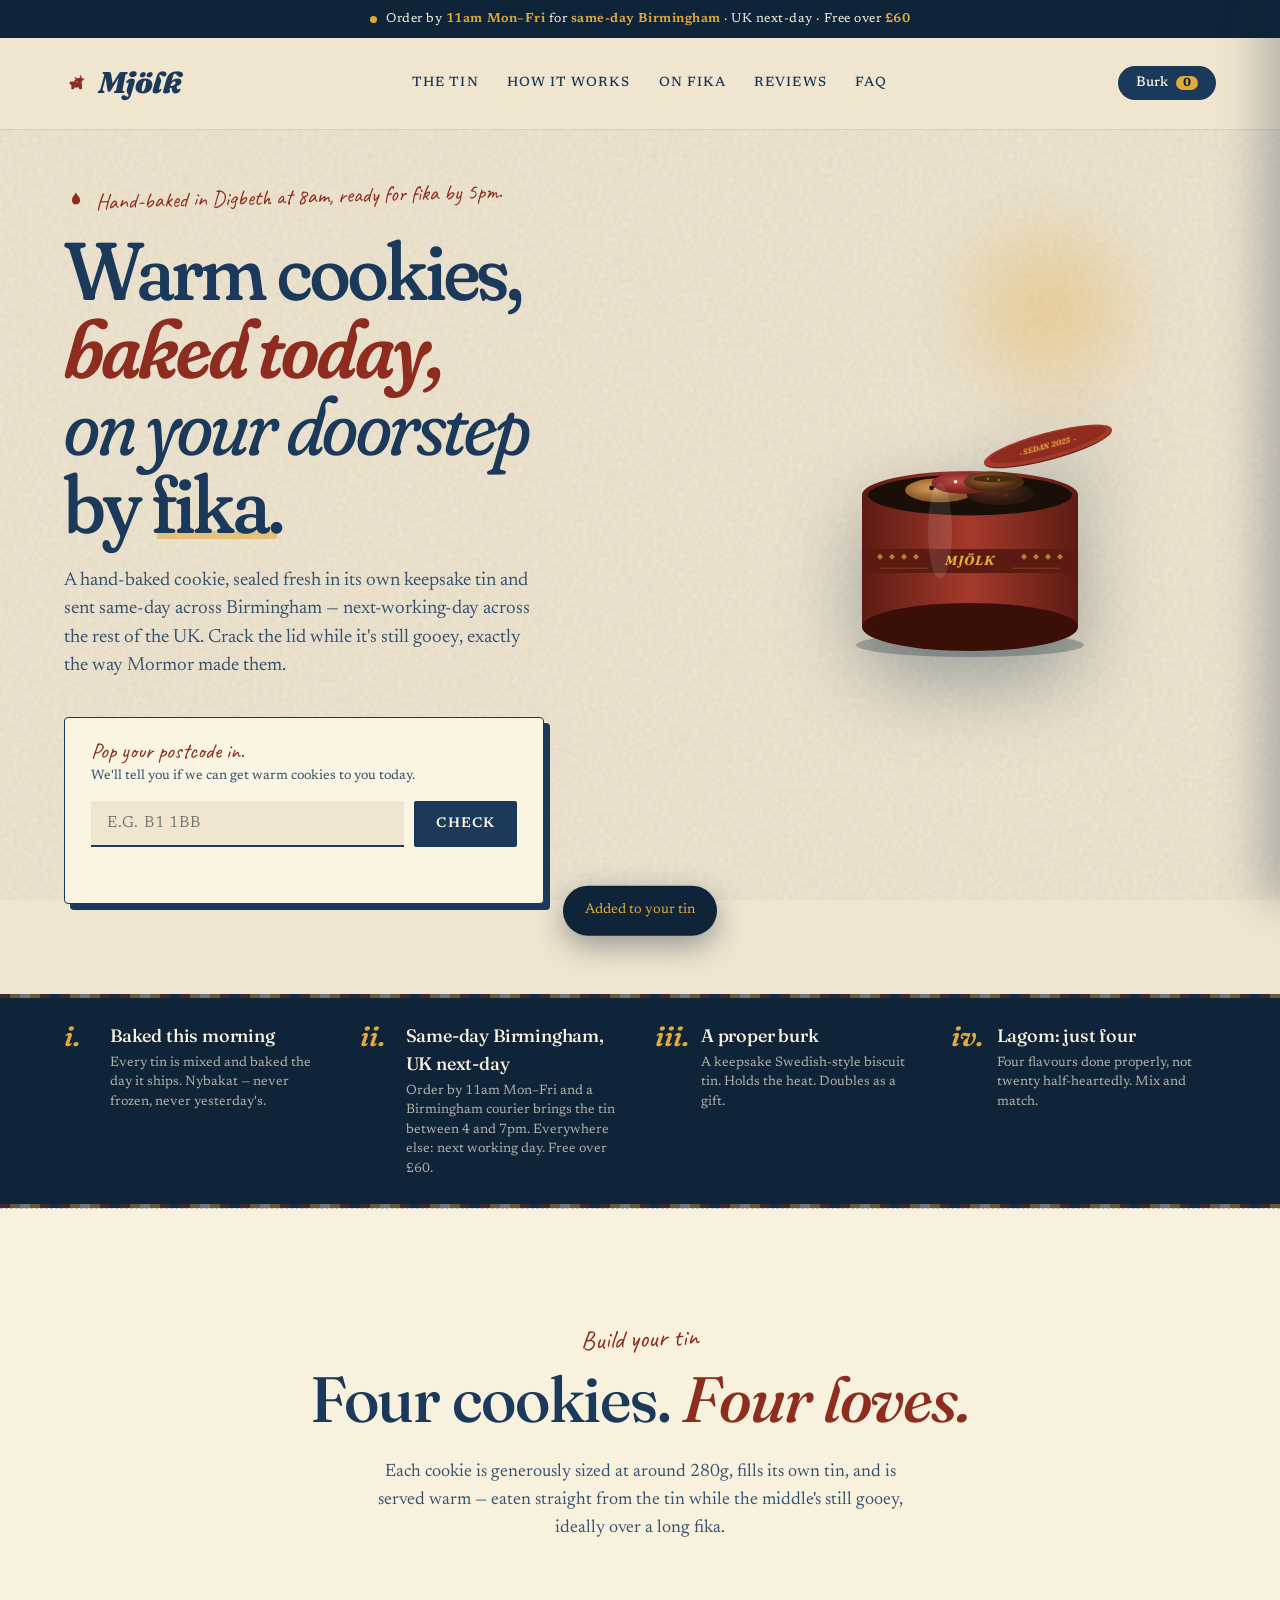
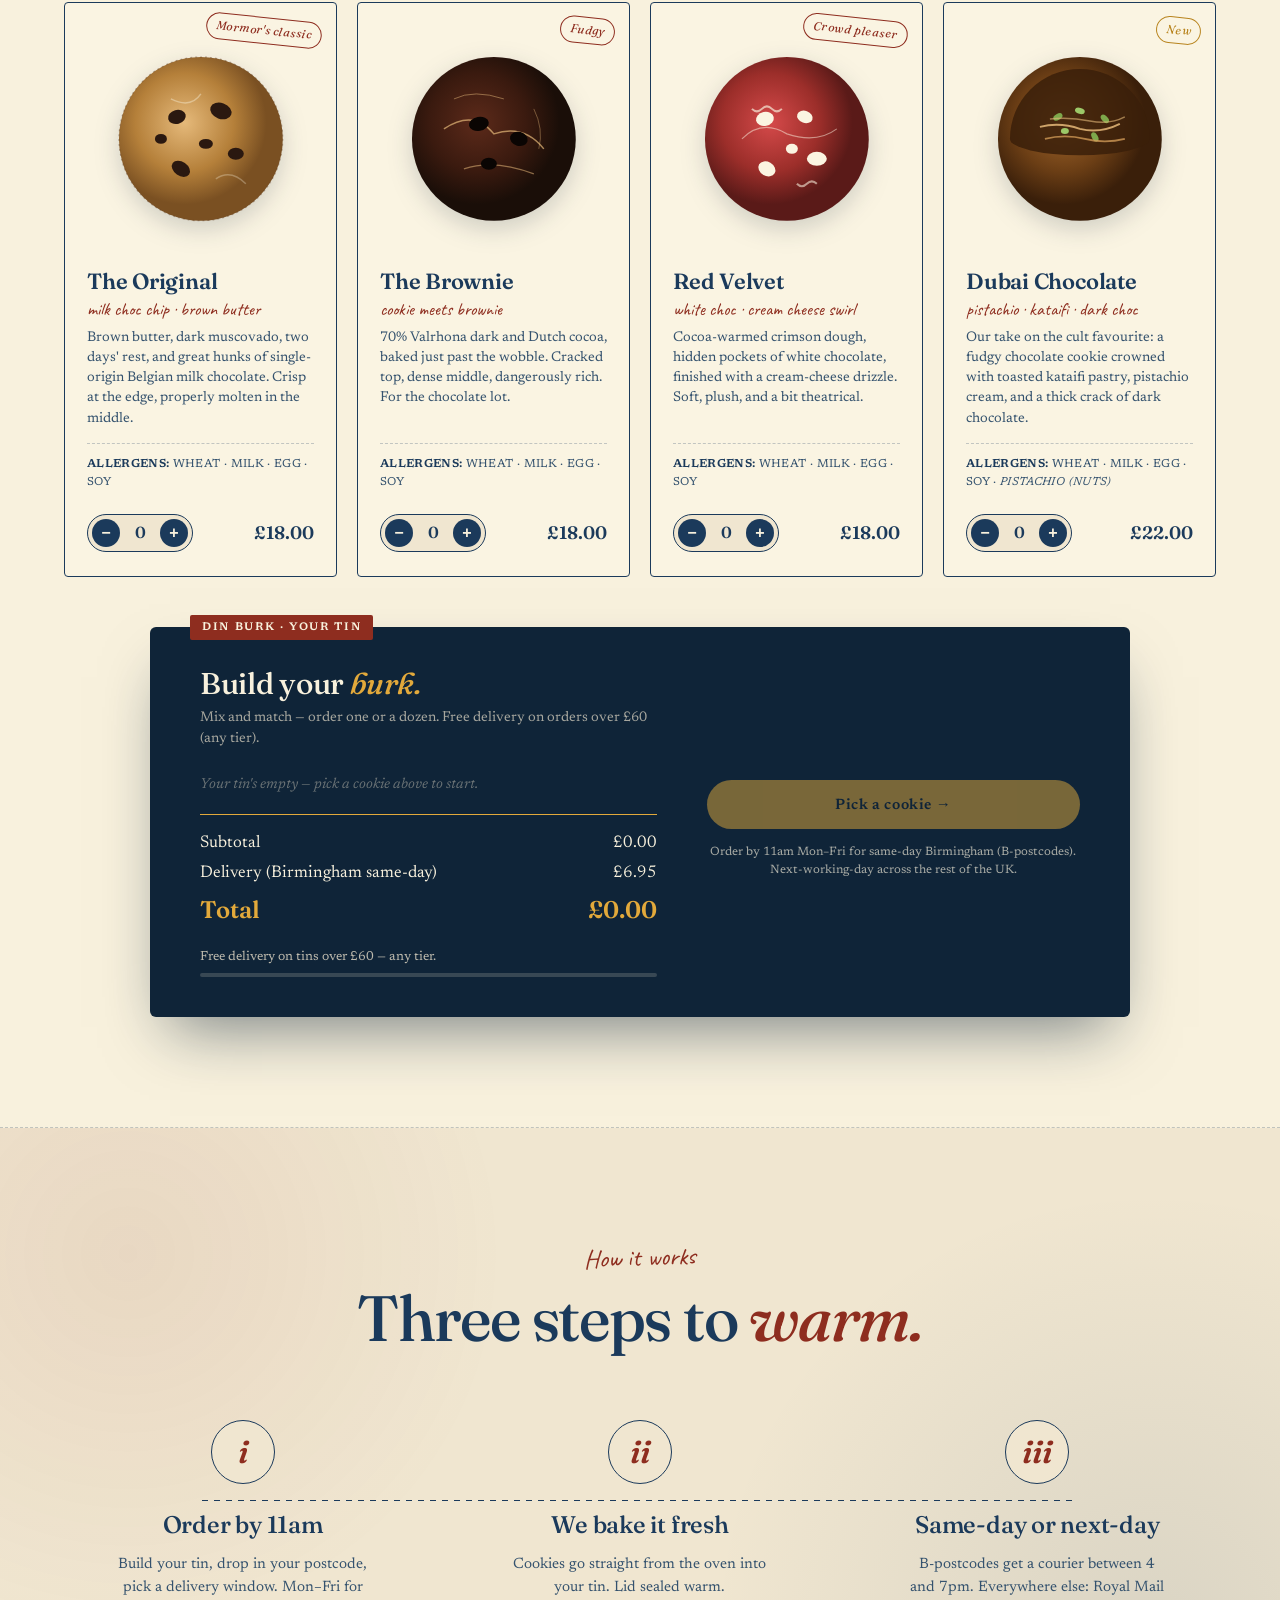
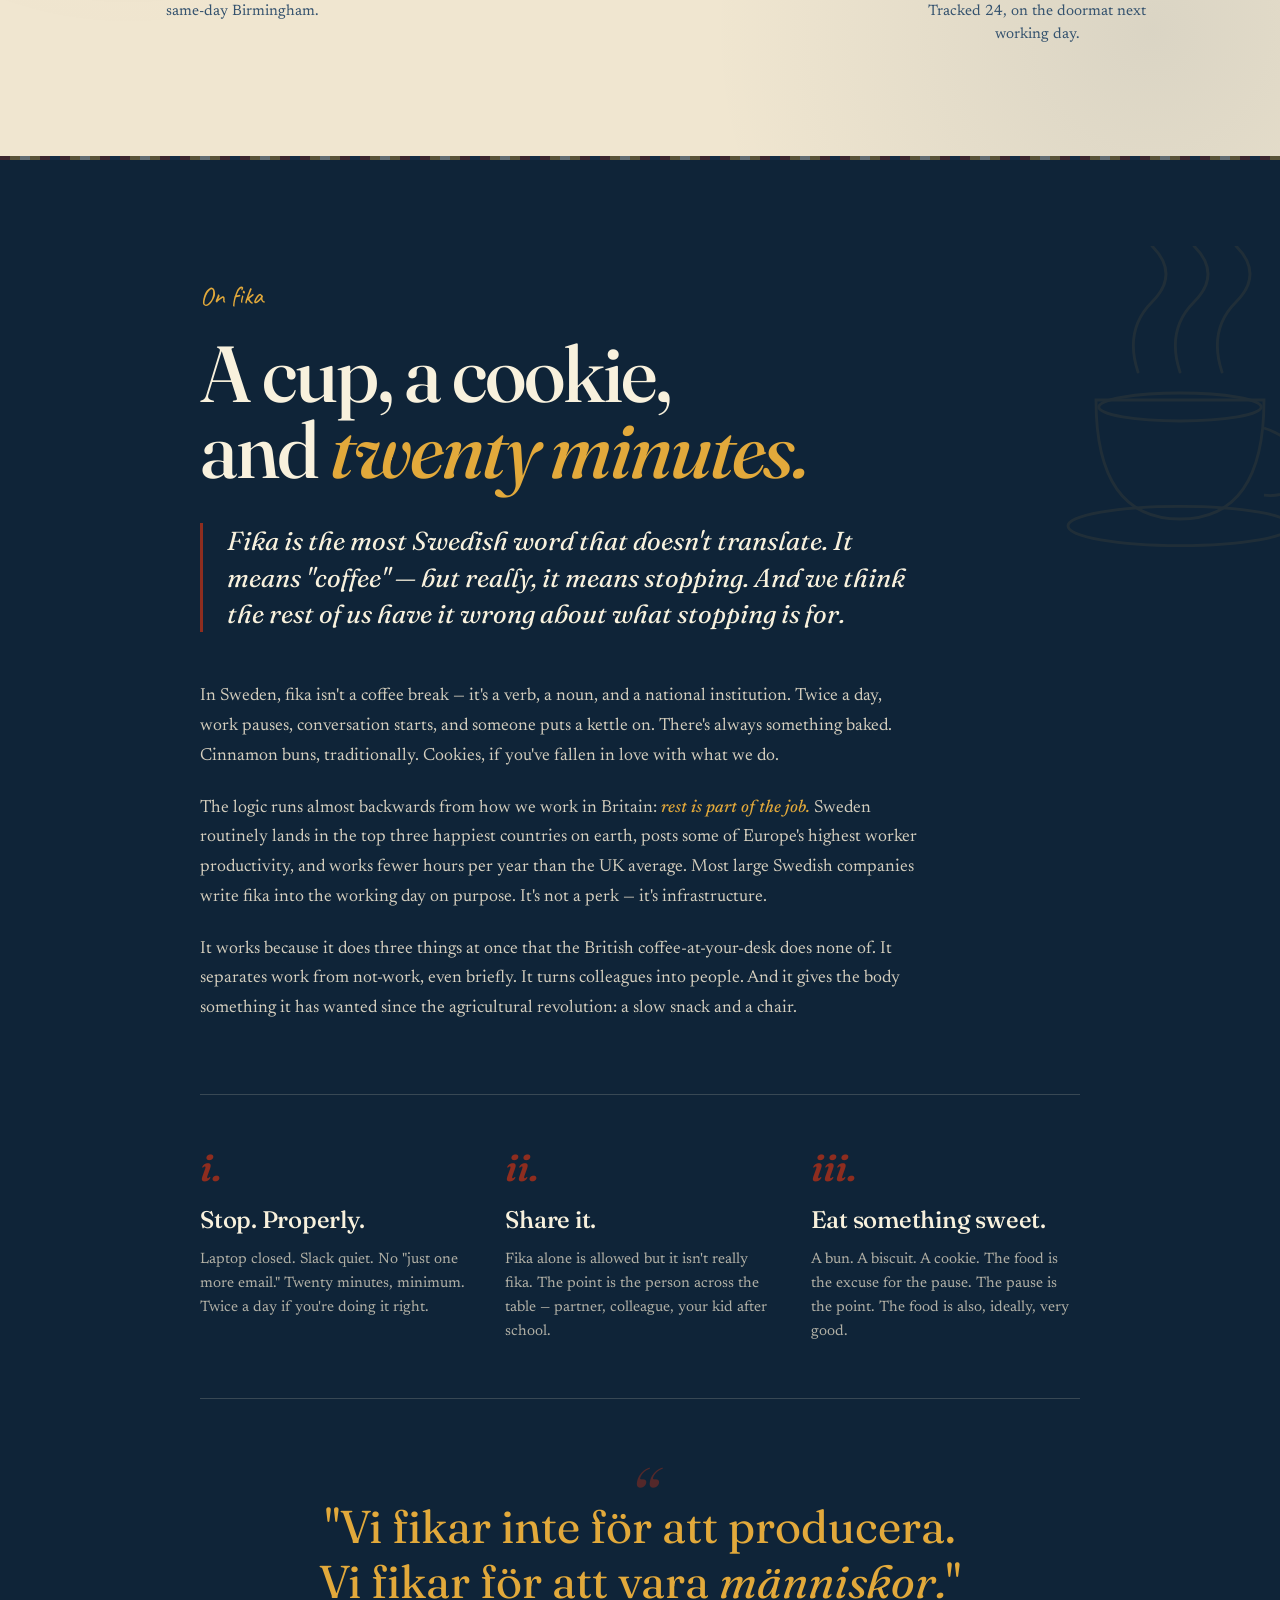
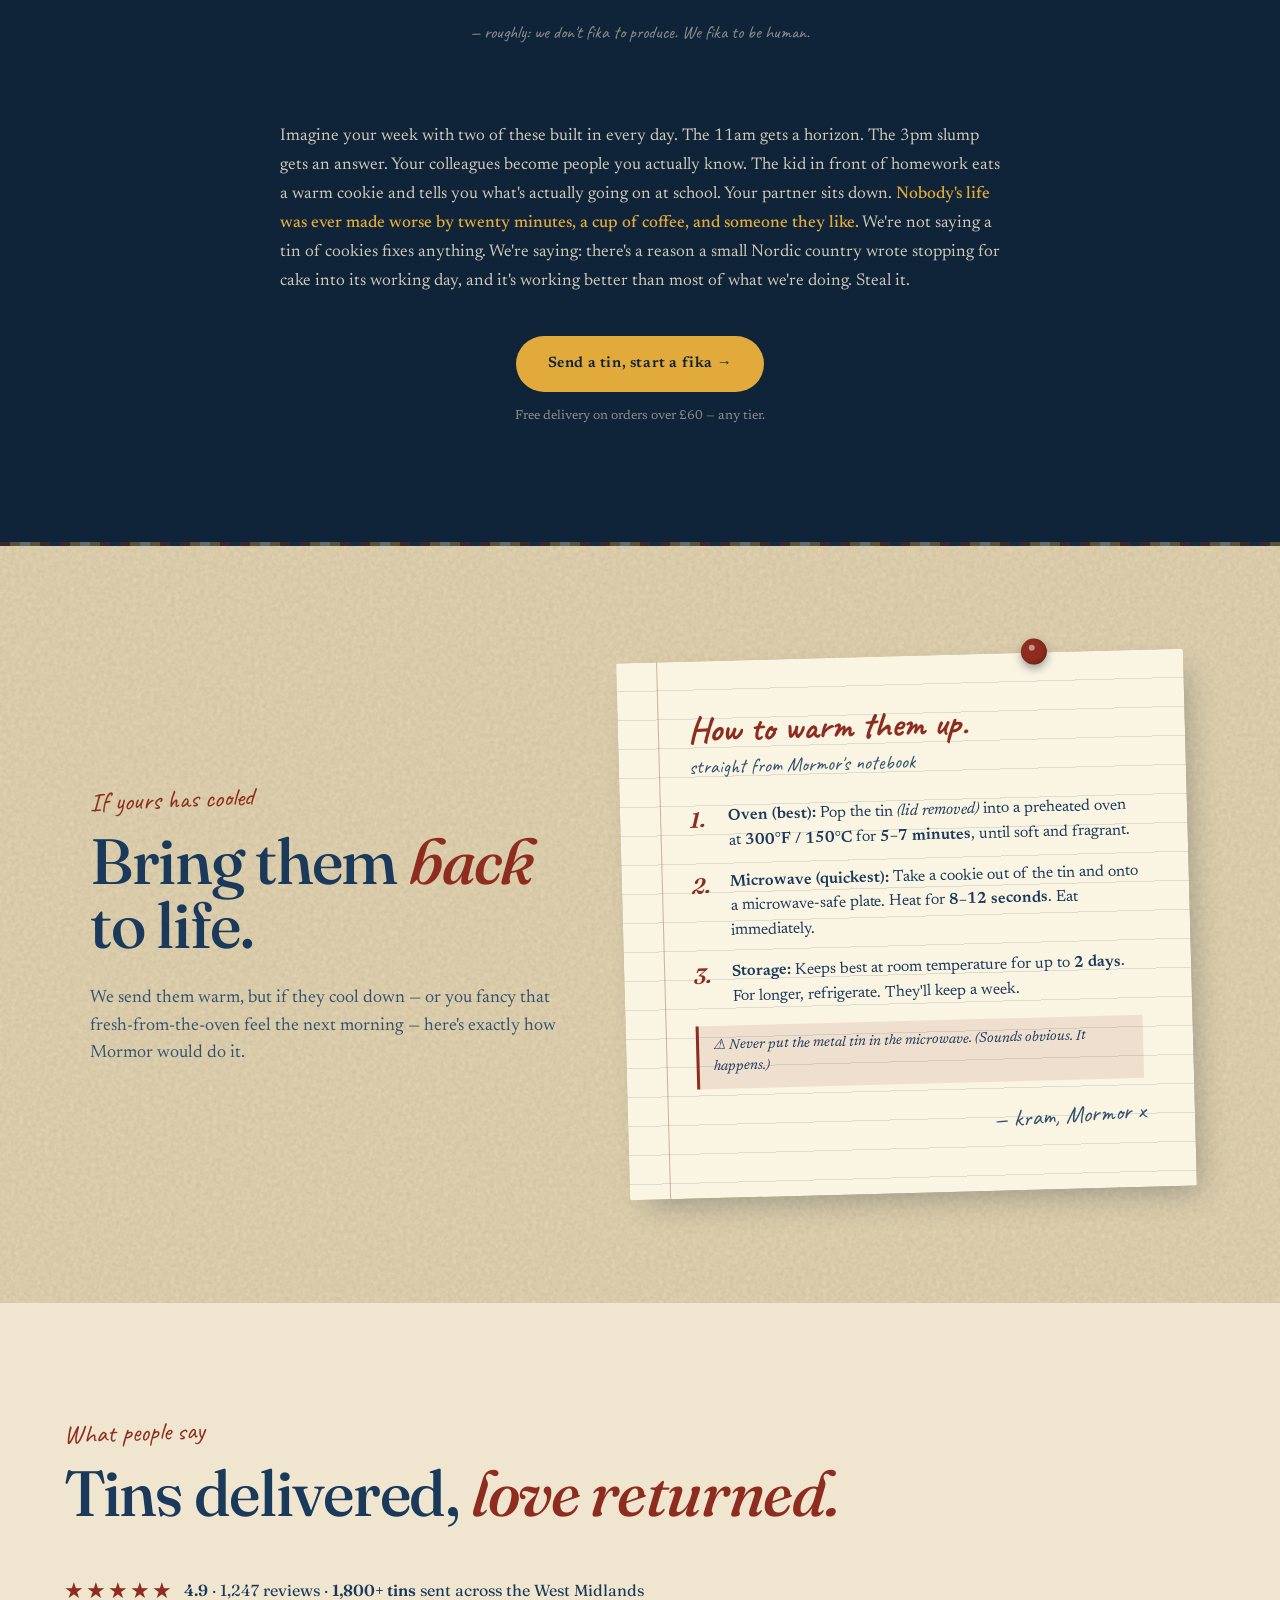
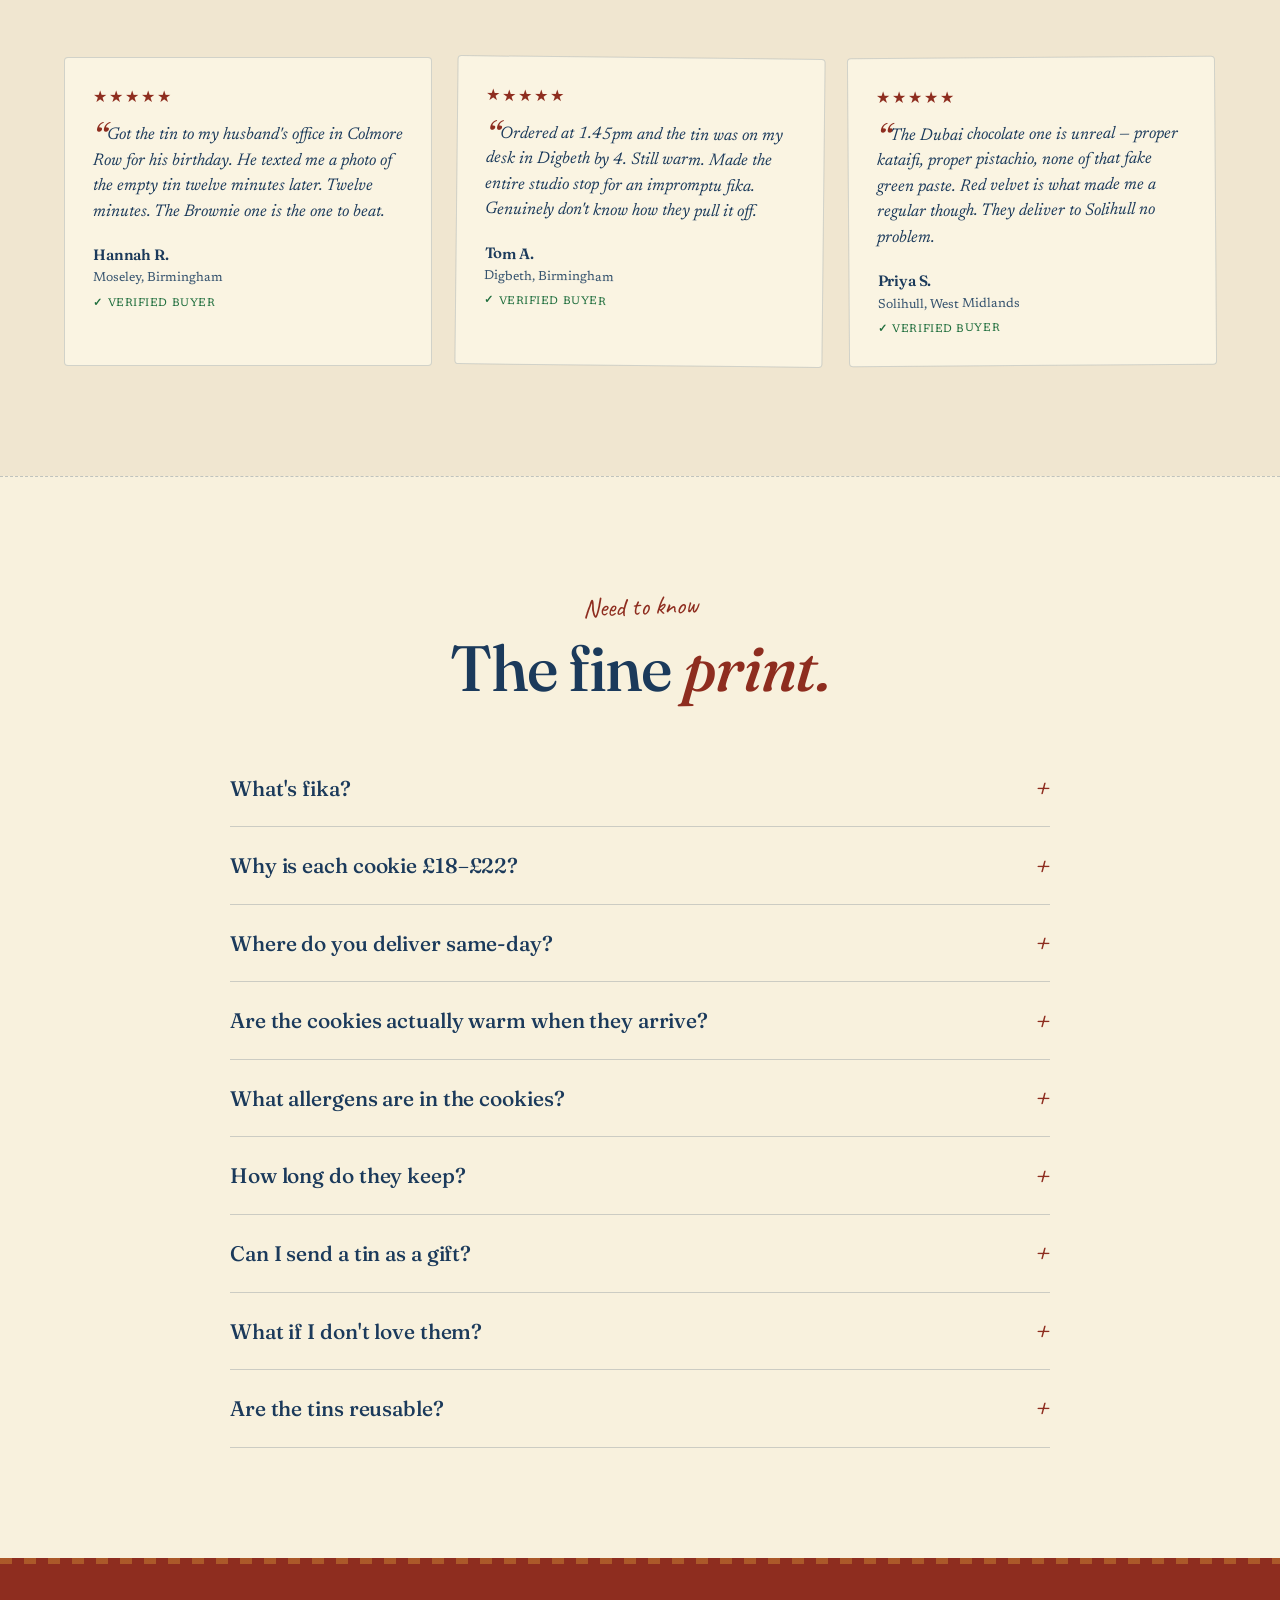
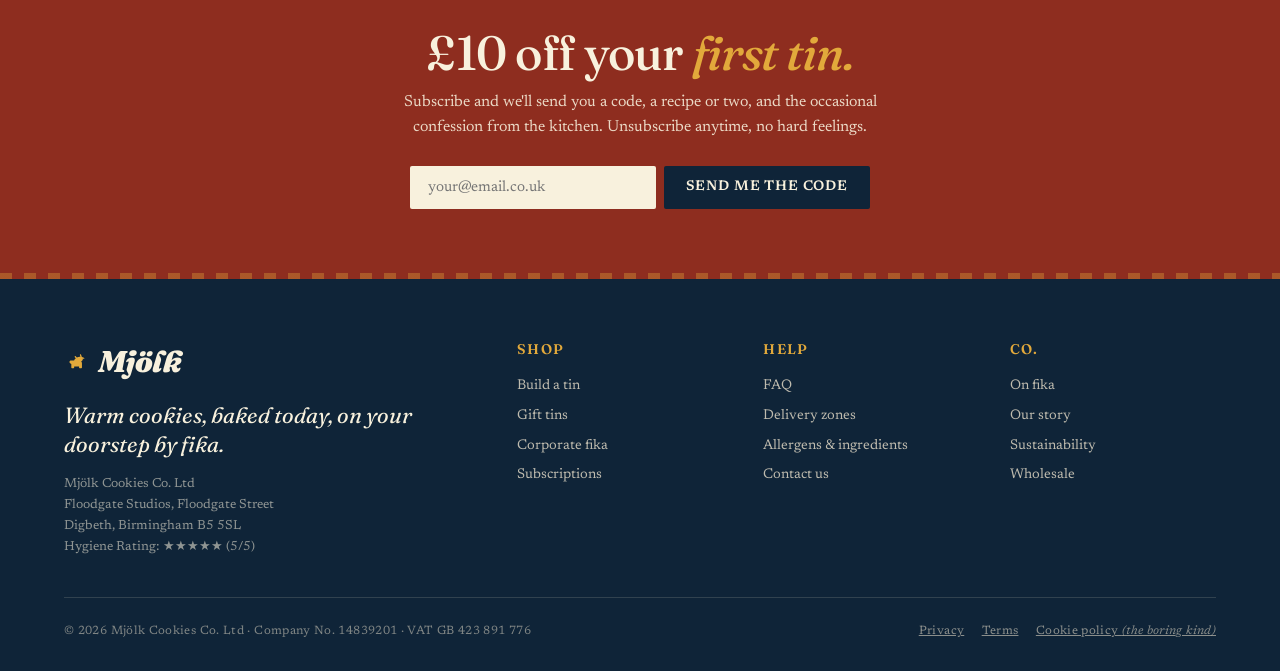
<file: mjolk-cookies.html>
<!DOCTYPE html>
<html lang="en-GB">
<head>
<meta charset="UTF-8">
<meta name="viewport" content="width=device-width, initial-scale=1.0">
<link rel="icon" type="image/svg+xml" href="favicon.svg">
<link rel="apple-touch-icon" href="favicon.svg">
<title>Mjölk Cookies — Warm cookies, baked today, on your doorstep by fika.</title>
<meta name="description" content="Hand-baked Swedish-inspired cookie tins. Same-day delivery to Birmingham B-postcodes, next-working-day across the rest of the UK. Four flavours, sealed fresh.">
<link rel="preconnect" href="https://fonts.googleapis.com">
<link rel="preconnect" href="https://fonts.gstatic.com" crossorigin>
<link href="https://fonts.googleapis.com/css2?family=Fraunces:ital,opsz,wght@0,9..144,400;0,9..144,500;0,9..144,600;0,9..144,700;0,9..144,900;1,9..144,400;1,9..144,600;1,9..144,900&family=Newsreader:ital,wght@0,400;0,500;0,600;1,400;1,500&family=Caveat:wght@500;700&display=swap" rel="stylesheet">

<style>
  :root{
    --cream: #F0E6D0;
    --cream-light: #F8F1DD;
    --cream-deep: #E5D5B0;
    --falu: #8E2D1F;
    --falu-deep: #6B1F14;
    --navy: #1B3A5B;
    --navy-soft: #34526E;
    --navy-deep: #0F2438;
    --mustard: #E2A93B;
    --mustard-deep: #B8841E;
    --cocoa-warm: #6B4226;
    --paper: #FAF4E2;
    --ink: #0F1A28;
    --shadow: 0 14px 40px -12px rgba(15,36,56,.35);
    --grain: url("data:image/svg+xml,%3Csvg viewBox='0 0 200 200' xmlns='http://www.w3.org/2000/svg'%3E%3Cfilter id='n'%3E%3CfeTurbulence type='fractalNoise' baseFrequency='0.9' numOctaves='3' stitchTiles='stitch'/%3E%3CfeColorMatrix values='0 0 0 0 0.10 0 0 0 0 0.14 0 0 0 0 0.22 0 0 0 0.16 0'/%3E%3C/filter%3E%3Crect width='100%25' height='100%25' filter='url(%23n)'/%3E%3C/svg%3E");
  }

  *{box-sizing:border-box; margin:0; padding:0}
  html{scroll-behavior:smooth}
  body{
    background: var(--cream);
    color: var(--navy);
    font-family: 'Newsreader', Georgia, serif;
    font-size: 17px;
    line-height: 1.55;
    overflow-x: hidden;
    position: relative;
  }
  body::before{
    content:""; position:fixed; inset:0; z-index:1; pointer-events:none;
    background-image: var(--grain); opacity:.55; mix-blend-mode: multiply;
  }
  ::selection{background: var(--falu); color: var(--cream-light)}

  /* ───────── Top utility bar ───────── */
  .topbar{
    background: var(--navy-deep); color: var(--cream-light);
    font-family: 'Newsreader', serif; font-size: 13px; letter-spacing: .04em;
    padding: 9px 20px; text-align:center; position: relative; z-index: 10;
  }
  .topbar strong{ color: var(--mustard); font-weight:600 }
  .topbar .pulse{
    display:inline-block; width:7px; height:7px; border-radius:50%;
    background: var(--mustard); margin-right:6px; vertical-align:middle;
    animation: pulse 1.6s ease-in-out infinite;
  }
  @keyframes pulse{ 0%,100%{opacity:1} 50%{opacity:.35} }

  /* ───────── Nav ───────── */
  nav{
    display:flex; justify-content:space-between; align-items:center;
    padding: 22px 5vw; position: sticky; top:0; z-index:20;
    background: var(--cream); border-bottom: 1px solid rgba(27,58,91,.12);
    backdrop-filter: blur(6px);
  }
  .logo{
    font-family: 'Fraunces', serif; font-weight: 900; font-style: italic;
    font-size: 30px; letter-spacing: -.02em; color: var(--navy);
    display:flex; align-items: center; gap: 8px; text-decoration: none;
  }
  .logo .dala{ width: 26px; height: 26px; flex-shrink: 0 }
  nav ul{ display:flex; gap: 28px; list-style:none }
  nav ul a{
    color: var(--navy); text-decoration:none; font-size: 13.5px;
    letter-spacing: .08em; text-transform: uppercase; font-weight: 500;
    position: relative; padding: 4px 0;
  }
  nav ul a::after{
    content:""; position:absolute; left:0; bottom:0; width:0; height:1px;
    background: var(--falu); transition: width .3s ease;
  }
  nav ul a:hover::after{ width:100% }
  .nav-right{ display:flex; gap: 18px; align-items: center }
  .cart-btn{
    background: var(--navy); color: var(--cream-light); border:none;
    padding: 10px 18px; border-radius: 999px; cursor: pointer;
    font-family: 'Newsreader', serif; font-size: 14px; font-weight: 500;
    display:flex; gap: 8px; align-items:center;
    transition: transform .2s ease, background .2s ease;
  }
  .cart-btn:hover{ background: var(--falu); transform: translateY(-1px) }
  .cart-count{
    background: var(--mustard); color: var(--navy-deep); font-weight: 700;
    font-size: 12px; padding: 1px 7px; border-radius: 999px;
    font-family: 'Newsreader', serif;
  }
  @media(max-width:900px){ nav ul{display:none} }

  /* ───────── Hero ───────── */
  .hero{
    padding: 70px 5vw 90px;
    display: grid; grid-template-columns: 1.1fr .9fr;
    gap: 60px; align-items: center; position: relative;
  }
  .hero::before{
    content:""; position:absolute; top:50px; right:8%; width:260px; height:260px;
    background: radial-gradient(circle, rgba(226,169,59,.4), transparent 65%);
    z-index:0; filter: blur(20px);
  }
  .eyebrow{
    display:inline-flex; align-items:center; gap:8px;
    font-family: 'Caveat', cursive; font-size: 22px; color: var(--falu);
    margin-bottom: 18px; transform: rotate(-1.5deg);
  }
  .eyebrow svg{ width:24px; height:24px }

  h1.headline{
    font-family: 'Fraunces', serif; font-weight: 500;
    font-size: clamp(44px, 6.4vw, 92px);
    line-height: .95; letter-spacing: -.025em; color: var(--navy);
    margin-bottom: 24px; font-variation-settings: "opsz" 144, "SOFT" 100;
  }
  h1.headline .it{ font-style: italic; font-weight: 600; color: var(--falu) }
  h1.headline .swash{ font-style: italic; font-weight: 400 }
  h1.headline .fika-mark{ position: relative; display: inline-block }
  h1.headline .fika-mark::after{
    content:""; position:absolute; left: 4%; right: 4%; bottom: 4px;
    height: 8px; background: var(--mustard); opacity: .55; z-index: -1;
    transform: skewX(-6deg);
  }

  .lede{
    font-size: 19px; line-height: 1.5; max-width: 480px;
    color: var(--navy-soft); margin-bottom: 36px;
  }

  /* ───────── Postcode checker ───────── */
  .postcode{
    background: var(--paper); border: 1.5px solid var(--navy);
    padding: 22px 26px; max-width: 480px; position: relative;
    box-shadow: 6px 6px 0 var(--navy);
    border-radius: 4px;
  }
  .postcode-label{
    font-family: 'Caveat', cursive; font-size: 22px;
    color: var(--falu); margin-bottom: 4px; line-height: 1;
  }
  .postcode-sub{ font-size: 13.5px; color: var(--navy-soft); margin-bottom: 14px }
  .postcode-form{ display:flex; gap: 10px }
  .postcode-form input{
    flex:1; border: none; background: var(--cream); padding: 14px 16px;
    font-family: 'Newsreader', serif; font-size: 16px; color: var(--navy);
    border-bottom: 2px solid var(--navy); border-radius: 2px 2px 0 0;
    text-transform: uppercase; letter-spacing: .05em; outline: none;
  }
  .postcode-form input:focus{ background: white }
  .postcode-form button{
    background: var(--navy); color: var(--cream-light); border:none;
    padding: 14px 22px; cursor: pointer; font-family: 'Newsreader', serif;
    font-size: 14px; font-weight: 600; letter-spacing: .08em;
    text-transform: uppercase; transition: background .2s;
    border-radius: 2px;
  }
  .postcode-form button:hover{ background: var(--falu) }
  .postcode-result{
    margin-top: 14px; font-size: 14.5px; min-height: 20px;
    font-family: 'Newsreader', serif;
  }
  .postcode-result.success{ color: #1F6E3D; font-weight: 500 }
  .postcode-result.info{ color: var(--navy-soft) }
  .postcode-result .check{ display:inline-block; margin-right:6px }

  /* ───────── Hero illustration ───────── */
  .hero-art{
    position: relative; aspect-ratio: 1/1; max-width: 540px; margin: 0 auto;
    z-index: 2;
  }
  .hero-art svg{ width: 100%; height: 100%; filter: drop-shadow(0 30px 40px rgba(15,36,56,.35)) }
  .steam{
    position:absolute; top:8%; left:50%; transform: translateX(-50%);
    width: 60%; height: 30%; pointer-events:none;
  }
  .steam path{
    stroke: rgba(255,255,255,.7); stroke-width: 2.2; fill: none;
    stroke-linecap: round; opacity: 0;
    animation: steamRise 4s ease-out infinite;
  }
  .steam path:nth-child(2){ animation-delay: 1.3s }
  .steam path:nth-child(3){ animation-delay: 2.6s }
  @keyframes steamRise{
    0%{ opacity:0; transform: translateY(20px) scale(.8) }
    20%{ opacity:.8 }
    100%{ opacity:0; transform: translateY(-40px) scale(1.2) }
  }

  @media(max-width:900px){
    .hero{ grid-template-columns: 1fr; gap: 40px; padding: 40px 5vw 60px }
    .hero-art{ max-width: 380px; order: -1 }
  }

  /* ───────── Value strip ───────── */
  .value-strip{
    background: var(--navy-deep); color: var(--cream-light);
    padding: 28px 5vw; position: relative; z-index:2;
    overflow: hidden;
  }
  .value-strip::before, .value-strip::after{
    content:""; position:absolute; left:0; right:0; height: 4px;
    background-image: linear-gradient(90deg,
      var(--falu) 0 16%, var(--mustard) 16% 33%, var(--cream-light) 33% 50%,
      var(--mustard) 50% 67%, var(--falu) 67% 83%, var(--navy) 83% 100%);
    background-size: 60px 4px; opacity: .4;
  }
  .value-strip::before{ top: 0 }
  .value-strip::after{ bottom: 0 }
  .value-strip-inner{
    display:grid; grid-template-columns: repeat(4, 1fr); gap: 30px;
    max-width: 1300px; margin: 0 auto;
  }
  .value-item{ display:flex; gap: 14px; align-items: flex-start }
  .value-item-num{
    font-family: 'Fraunces', serif; font-style: italic; font-weight: 600;
    font-size: 28px; color: var(--mustard); line-height: 1; min-width: 32px;
  }
  .value-item h4{
    font-family: 'Fraunces', serif; font-size: 18px; font-weight: 500;
    margin-bottom: 4px; letter-spacing: -.01em;
  }
  .value-item p{
    font-size: 13.5px; color: rgba(240,230,208,.72); line-height: 1.45;
  }
  @media(max-width:850px){ .value-strip-inner{ grid-template-columns: 1fr 1fr } }
  @media(max-width:520px){ .value-strip-inner{ grid-template-columns: 1fr } }

  /* ───────── Section base ───────── */
  section{ padding: 110px 5vw; position: relative; z-index: 2 }
  .section-eyebrow{
    font-family: 'Caveat', cursive; font-size: 26px; color: var(--falu);
    margin-bottom: 8px; transform: rotate(-2deg); display: inline-block;
  }
  h2.section-title{
    font-family: 'Fraunces', serif; font-weight: 500;
    font-size: clamp(38px, 5vw, 68px);
    line-height: 1; letter-spacing: -.02em; margin-bottom: 28px;
    color: var(--navy);
  }
  h2.section-title .it{ font-style: italic; color: var(--falu) }
  .section-intro{
    max-width: 560px; font-size: 18px; color: var(--navy-soft);
    margin-bottom: 60px;
  }

  /* ───────── Shop / 4 SKUs ───────── */
  #shop{
    background: var(--cream-light);
    border-top: 1px dashed rgba(27,58,91,.25);
    border-bottom: 1px dashed rgba(27,58,91,.25);
  }
  .shop-grid{
    display:grid; grid-template-columns: repeat(4, 1fr); gap: 20px;
    max-width: 1300px; margin: 0 auto 50px;
  }
  @media(max-width:1000px){ .shop-grid{ grid-template-columns: 1fr 1fr } }
  @media(max-width:560px){ .shop-grid{ grid-template-columns: 1fr } }

  .cookie-card{
    background: var(--paper); border: 1.5px solid var(--navy);
    padding: 22px 22px 24px; position: relative;
    transition: transform .3s ease, box-shadow .3s ease;
    display:flex; flex-direction:column;
    border-radius: 4px;
  }
  .cookie-card:hover{
    transform: translateY(-6px) rotate(-.5deg);
    box-shadow: 8px 12px 0 var(--navy);
  }
  .cookie-card .stamp{
    position:absolute; top:14px; right: 14px;
    font-family: 'Fraunces', serif; font-style: italic; font-size: 12px;
    color: var(--falu); border: 1px solid var(--falu); padding: 3px 9px;
    border-radius: 999px; transform: rotate(6deg);
    letter-spacing: .04em;
  }
  .cookie-art{
    aspect-ratio: 1/1; margin-bottom: 18px; position: relative;
    display:flex; align-items:center; justify-content:center;
  }
  .cookie-art svg{ width: 88%; height: 88%; filter: drop-shadow(0 8px 12px rgba(15,36,56,.18)) }
  .cookie-name{
    font-family: 'Fraunces', serif; font-size: 22px; font-weight: 600;
    line-height: 1.05; margin-bottom: 6px; letter-spacing: -.01em;
    color: var(--navy);
  }
  .cookie-tagline{
    font-family: 'Caveat', cursive; font-size: 18px; color: var(--falu);
    margin-bottom: 10px; line-height: 1;
  }
  .cookie-desc{
    font-size: 14px; color: var(--navy-soft); line-height: 1.45;
    margin-bottom: 14px; flex-grow: 1;
  }
  .cookie-allergens{
    font-size: 11.5px; color: var(--navy-soft); letter-spacing: .03em;
    text-transform: uppercase; padding-top: 12px;
    border-top: 1px dashed rgba(27,58,91,.25);
    margin-bottom: 14px;
  }
  .cookie-allergens strong{ color: var(--navy); font-weight: 600 }
  .qty-row{
    display:flex; justify-content: space-between; align-items: center;
    padding-top: 8px;
  }
  .qty-controls{
    display:flex; align-items:center; gap: 12px;
    background: var(--cream); border: 1px solid var(--navy);
    border-radius: 999px; padding: 4px;
  }
  .qty-btn{
    width: 28px; height: 28px; border-radius: 50%; border:none;
    background: var(--navy); color: var(--cream-light); cursor: pointer;
    font-size: 16px; font-weight: 600; line-height: 1;
    display:flex; align-items:center; justify-content:center;
    transition: background .15s;
  }
  .qty-btn:hover{ background: var(--falu) }
  .qty-num{
    font-family: 'Fraunces', serif; font-weight: 600; font-size: 16px;
    min-width: 16px; text-align: center;
  }
  .cookie-price{
    font-family: 'Fraunces', serif; font-weight: 600; font-size: 18px;
    color: var(--navy);
  }

  /* ───────── Tin builder ───────── */
  .tin-builder{
    max-width: 980px; margin: 0 auto;
    background: var(--navy-deep); color: var(--cream-light);
    padding: 40px 50px; border-radius: 6px;
    display: grid; grid-template-columns: 1.1fr .9fr; gap: 50px;
    align-items: center; position: relative;
    box-shadow: 0 30px 60px -20px rgba(15,36,56,.55);
  }
  .tin-builder::before{
    content:"DIN BURK · YOUR TIN"; position:absolute; top:-12px; left: 40px;
    background: var(--falu); color: var(--cream-light);
    padding: 4px 12px; font-size: 11px; letter-spacing: .15em; font-weight: 600;
    border-radius: 2px;
  }
  .tin-builder h3{
    font-family: 'Fraunces', serif; font-size: 30px; font-weight: 500;
    margin-bottom: 8px; line-height: 1.1; letter-spacing: -.01em;
  }
  .tin-builder h3 .it{ font-style: italic; color: var(--mustard) }
  .tin-builder p.builder-hint{
    font-size: 14px; color: rgba(240,230,208,.68); margin-bottom: 22px;
  }
  .tin-summary{ font-size: 14.5px; line-height: 1.7 }
  .tin-summary .empty-line{ color: rgba(240,230,208,.4); font-style: italic }
  .tin-summary .line{
    display:flex; justify-content: space-between;
    padding: 4px 0; border-bottom: 1px dotted rgba(240,230,208,.2);
  }
  .tin-summary .line:last-child{ border-bottom: none }
  .builder-totals{
    border-top: 1.5px solid var(--mustard); margin-top: 16px; padding-top: 16px;
  }
  .builder-totals .total-row{
    display:flex; justify-content:space-between; align-items: baseline;
    margin-bottom: 4px;
  }
  .total-row.grand{ font-family: 'Fraunces', serif; font-size: 24px; font-weight: 600; color: var(--mustard) }
  .builder-cta{
    background: var(--mustard); color: var(--navy-deep); border: none;
    padding: 16px 24px; border-radius: 999px; cursor: pointer;
    font-family: 'Newsreader', serif; font-size: 15px; font-weight: 600;
    letter-spacing: .04em; width: 100%; margin-top: 16px;
    transition: transform .2s, background .2s;
  }
  .builder-cta:hover{ background: var(--cream-light); transform: translateY(-2px) }
  .builder-cta:disabled{ opacity:.5; cursor:not-allowed; transform:none }
  .delivery-progress{
    margin-top: 18px; font-size: 13px; color: rgba(240,230,208,.78);
  }
  .progress-bar{
    height: 4px; background: rgba(240,230,208,.18); border-radius: 2px;
    margin-top: 6px; overflow:hidden;
  }
  .progress-bar-fill{
    height: 100%; background: var(--mustard); border-radius: 2px;
    transition: width .4s ease; width: 0%;
  }
  @media(max-width:780px){
    .tin-builder{ grid-template-columns: 1fr; padding: 36px 28px }
  }

  /* ───────── How it works ───────── */
  #how{
    background: var(--cream);
    background-image:
      radial-gradient(circle at 10% 20%, rgba(142,45,31,.08), transparent 30%),
      radial-gradient(circle at 90% 80%, rgba(27,58,91,.10), transparent 35%);
  }
  .steps{
    display:grid; grid-template-columns: repeat(3, 1fr); gap: 40px;
    max-width: 1200px; margin: 0 auto; position: relative;
  }
  .steps::before{
    content:""; position: absolute; top: 80px; left: 12%; right: 12%;
    height: 1px; background-image: linear-gradient(90deg, var(--navy) 50%, transparent 50%);
    background-size: 12px 1px; z-index: 0;
  }
  .step{ text-align: center; position: relative; z-index: 2 }
  .step-num{
    width: 64px; height: 64px; border-radius: 50%;
    background: var(--cream); border: 1.5px solid var(--navy);
    display:flex; align-items:center; justify-content:center;
    font-family: 'Fraunces', serif; font-style: italic; font-weight: 600;
    font-size: 32px; color: var(--falu);
    margin: 0 auto 22px;
  }
  .step h4{
    font-family: 'Fraunces', serif; font-size: 24px; font-weight: 500;
    margin-bottom: 10px; letter-spacing: -.01em; color: var(--navy);
  }
  .step p{ font-size: 15px; color: var(--navy-soft); max-width: 260px; margin: 0 auto }
  @media(max-width:780px){
    .steps{ grid-template-columns: 1fr; gap: 50px }
    .steps::before{ display: none }
  }

  /* ───────── Fika manifesto section ───────── */
  #fika{
    background: var(--navy-deep); color: var(--cream-light);
    padding: 120px 5vw; position: relative; overflow: hidden;
  }
  #fika::before, #fika::after{
    content:""; position: absolute; left: 0; right: 0; height: 4px;
    background-image: linear-gradient(90deg,
      var(--falu) 0 16%, var(--mustard) 16% 33%, var(--cream-light) 33% 50%,
      var(--mustard) 50% 67%, var(--falu) 67% 83%, var(--navy) 83% 100%);
    background-size: 60px 4px; opacity: .35;
  }
  #fika::before{ top: 0 }
  #fika::after{ bottom: 0 }

  /* Decorative steaming cup behind the title */
  .fika-deco{
    position: absolute; top: 90px; right: -40px; width: 280px; opacity: .08;
    pointer-events: none;
  }
  .fika-deco svg{ width: 100%; height: auto }
  @media(max-width:900px){ .fika-deco{ display: none } }

  .fika-inner{
    max-width: 880px; margin: 0 auto; position: relative; z-index: 2;
  }
  #fika .section-eyebrow{ color: var(--mustard); transform: rotate(-1deg) }
  .fika-title{
    font-family: 'Fraunces', serif; font-weight: 500;
    font-size: clamp(44px, 6.2vw, 84px);
    line-height: .95; letter-spacing: -.025em;
    margin: 12px 0 36px; color: var(--cream-light);
  }
  .fika-title .it{ font-style: italic; color: var(--mustard) }
  .fika-lede{
    font-family: 'Fraunces', serif; font-weight: 400;
    font-size: clamp(20px, 2.2vw, 26px); line-height: 1.4;
    font-style: italic; color: var(--cream-light);
    max-width: 720px; margin-bottom: 50px;
    border-left: 3px solid var(--falu); padding-left: 24px;
  }
  .fika-body p{
    font-size: 17.5px; line-height: 1.7; color: rgba(240,230,208,.88);
    margin-bottom: 22px; max-width: 720px;
  }
  .fika-body em{ color: var(--mustard); font-style: italic; font-weight: 500 }

  .fika-rules{
    display: grid; grid-template-columns: repeat(3, 1fr); gap: 36px;
    margin: 70px 0; padding: 54px 0;
    border-top: 1px solid rgba(240,230,208,.18);
    border-bottom: 1px solid rgba(240,230,208,.18);
  }
  @media(max-width:780px){ .fika-rules{ grid-template-columns: 1fr; gap: 36px; margin: 50px 0 } }
  .rule .rule-num{
    font-family: 'Fraunces', serif; font-style: italic; font-weight: 600;
    font-size: 38px; color: var(--falu); line-height: 1; margin-bottom: 14px;
  }
  .rule h4{
    font-family: 'Fraunces', serif; font-size: 24px; font-weight: 500;
    margin-bottom: 10px; letter-spacing: -.01em; color: var(--cream-light);
  }
  .rule p{ font-size: 15px; line-height: 1.6; color: rgba(240,230,208,.72) }

  .fika-quote{
    font-family: 'Fraunces', serif; font-weight: 400;
    font-size: clamp(28px, 4vw, 46px); line-height: 1.2;
    text-align: center; color: var(--mustard); padding: 30px 20px;
    position: relative; max-width: 720px; margin: 0 auto;
  }
  .fika-quote::before{
    content: "“"; font-family: 'Fraunces', serif; font-style: italic;
    font-size: 80px; color: var(--falu); position: absolute;
    top: -10px; left: 50%; transform: translateX(-50%);
    opacity: .55; line-height: 1;
  }
  .fika-quote .it{ font-style: italic }
  .fika-quote-source{
    display: block; font-family: 'Caveat', cursive; font-size: 18px;
    color: rgba(240,230,208,.55); margin-top: 12px; font-style: normal;
  }

  .fika-close{
    font-size: 17px; line-height: 1.7; color: rgba(240,230,208,.85);
    max-width: 720px; margin: 50px auto 40px;
  }
  .fika-close strong{ color: var(--mustard); font-weight: 500 }

  .fika-cta-row{ text-align: center; margin-top: 40px }
  .fika-cta{
    display: inline-block; background: var(--mustard); color: var(--navy-deep);
    padding: 16px 32px; border-radius: 999px;
    font-family: 'Newsreader', serif; font-size: 15px; font-weight: 600;
    letter-spacing: .04em; text-decoration: none;
    transition: transform .2s, background .2s;
  }
  .fika-cta:hover{ background: var(--cream-light); transform: translateY(-2px) }
  .fika-cta-sub{
    display: block; margin-top: 14px; font-size: 13px;
    color: rgba(240,230,208,.55);
  }

  /* ───────── Recipe / reheating card ───────── */
  #reheat{
    background: var(--cream-deep);
    background-image: var(--grain);
    background-blend-mode: multiply;
  }
  .recipe-wrap{
    max-width: 1100px; margin: 0 auto; display: grid;
    grid-template-columns: 1fr 1.2fr; gap: 60px; align-items: center;
  }
  .recipe-card{
    background: var(--paper);
    background-image:
      repeating-linear-gradient(transparent, transparent 28px, rgba(27,58,91,.13) 28px, rgba(27,58,91,.13) 29px);
    padding: 50px 50px 50px 70px;
    position: relative; transform: rotate(-1.5deg);
    box-shadow: 10px 14px 30px -8px rgba(15,36,56,.3);
    border-radius: 2px;
  }
  .recipe-card::before{
    content:""; position: absolute; left: 40px; top: 0; bottom: 0; width: 1px;
    background: var(--falu); opacity: .35;
  }
  .recipe-pin{
    position: absolute; top: -14px; right: 24%; width: 26px; height: 26px;
    border-radius: 50%; background: var(--falu);
    box-shadow: 0 4px 8px rgba(15,36,56,.4), inset -2px -2px 4px rgba(0,0,0,.2);
  }
  .recipe-pin::after{
    content:""; position:absolute; top: 6px; left: 8px; width: 6px; height: 6px;
    background: rgba(255,255,255,.5); border-radius: 50%;
  }
  .recipe-card h3{
    font-family: 'Caveat', cursive; font-size: 36px; font-weight: 700;
    color: var(--falu); margin-bottom: 4px; line-height: 1;
  }
  .recipe-card .recipe-sub{
    font-family: 'Caveat', cursive; font-size: 20px; color: var(--navy-soft);
    margin-bottom: 22px;
  }
  .recipe-card ol{ list-style: none; counter-reset: step; padding: 0 }
  .recipe-card ol li{
    counter-increment: step; padding-left: 38px; position: relative;
    margin-bottom: 16px; font-size: 16px; line-height: 1.55;
    color: var(--navy);
  }
  .recipe-card ol li::before{
    content: counter(step) ".";
    position:absolute; left: 0; top: -2px;
    font-family: 'Fraunces', serif; font-style: italic; font-weight: 600;
    color: var(--falu); font-size: 22px;
  }
  .recipe-card ol li strong{ font-weight: 600; color: var(--navy) }
  .recipe-card .warning{
    margin-top: 14px; padding: 10px 14px; background: rgba(142,45,31,.1);
    border-left: 3px solid var(--falu); font-size: 14px; color: var(--navy);
    font-style: italic;
  }
  .recipe-card .signoff{
    margin-top: 22px; text-align: right;
    font-family: 'Caveat', cursive; font-size: 24px; color: var(--navy-soft);
    transform: rotate(-2deg);
  }
  @media(max-width:780px){
    .recipe-wrap{ grid-template-columns: 1fr; gap: 40px }
    .recipe-card{ padding: 40px 30px 40px 50px; transform: rotate(-.5deg) }
  }

  /* ───────── Reviews ───────── */
  #reviews{ background: var(--cream) }
  .reviews-header{
    display:flex; justify-content: space-between; align-items: flex-end;
    flex-wrap: wrap; gap: 20px; max-width: 1300px; margin: 0 auto 50px;
  }
  .stars{
    display:flex; align-items:center; gap: 10px;
    font-family: 'Fraunces', serif; font-size: 16px; color: var(--navy);
  }
  .stars-glyphs{ color: var(--falu); letter-spacing: 2px; font-size: 22px }
  .stars b{ font-weight: 600 }
  .reviews-grid{
    display: grid; grid-template-columns: repeat(3, 1fr); gap: 24px;
    max-width: 1300px; margin: 0 auto;
  }
  @media(max-width:900px){ .reviews-grid{ grid-template-columns: 1fr } }
  .review{
    background: var(--paper); padding: 28px 28px 24px;
    border: 1px solid rgba(27,58,91,.18); border-radius: 4px;
    position: relative;
  }
  .review:nth-child(2){ transform: rotate(.6deg) }
  .review:nth-child(3){ transform: rotate(-.4deg) }
  .review-stars{ color: var(--falu); letter-spacing: 2px; font-size: 16px; margin-bottom: 12px }
  .review p{
    font-family: 'Newsreader', serif; font-style: italic;
    font-size: 17px; line-height: 1.5; color: var(--navy);
    margin-bottom: 18px;
  }
  .review p::before{ content: "“"; font-family: 'Fraunces', serif; font-size: 36px; line-height: 0; vertical-align: -10px; color: var(--falu) }
  .review-author{
    font-family: 'Fraunces', serif; font-weight: 600; font-size: 15px;
    letter-spacing: -.01em; color: var(--navy);
  }
  .review-loc{ font-size: 13px; color: var(--navy-soft); margin-top: 2px }
  .verified{
    display:inline-flex; align-items:center; gap: 5px;
    font-size: 11px; color: #1F6E3D; margin-top: 6px;
    text-transform: uppercase; letter-spacing: .05em;
  }
  .verified::before{ content: "✓"; font-weight: 700 }

  /* ───────── FAQ ───────── */
  #faq{ background: var(--cream-light); border-top: 1px dashed rgba(27,58,91,.25) }
  .faq-list{ max-width: 820px; margin: 0 auto }
  .faq-item{
    border-bottom: 1px solid rgba(27,58,91,.2);
    padding: 22px 0; cursor: pointer;
  }
  .faq-q{
    display:flex; justify-content:space-between; align-items:center;
    font-family: 'Fraunces', serif; font-size: 21px; font-weight: 500;
    letter-spacing: -.005em; color: var(--navy);
  }
  .faq-q .plus{
    font-family: 'Fraunces', serif; font-style: italic; font-size: 28px;
    color: var(--falu); transition: transform .25s; line-height: 1;
  }
  .faq-item.open .faq-q .plus{ transform: rotate(45deg) }
  .faq-a{
    max-height: 0; overflow: hidden; transition: max-height .35s ease, padding .25s;
    font-size: 16px; color: var(--navy-soft); line-height: 1.6;
  }
  .faq-item.open .faq-a{ max-height: 400px; padding-top: 12px }

  /* ───────── Newsletter ───────── */
  .newsletter{
    background: var(--falu); color: var(--cream-light);
    padding: 70px 5vw; text-align: center;
    position: relative; overflow: hidden;
  }
  .newsletter::before, .newsletter::after{
    content:""; position: absolute; left: 0; right: 0; height: 6px;
    background-image: repeating-linear-gradient(90deg,
      var(--mustard) 0 12px, transparent 12px 24px);
    opacity: .35;
  }
  .newsletter::before{ top: 0 }
  .newsletter::after{ bottom: 0 }
  .newsletter h3{
    font-family: 'Fraunces', serif; font-size: clamp(32px, 4vw, 48px);
    font-weight: 500; line-height: 1.05; max-width: 700px; margin: 0 auto 12px;
    letter-spacing: -.015em;
  }
  .newsletter h3 .it{ font-style: italic; color: var(--mustard) }
  .newsletter p{ max-width: 480px; margin: 0 auto 26px; opacity: .88; font-size: 16px }
  .newsletter form{ display:flex; max-width: 460px; margin: 0 auto; gap: 8px }
  .newsletter input{
    flex: 1; border: none; padding: 14px 18px; font-family: 'Newsreader', serif;
    font-size: 15px; background: var(--cream-light); color: var(--navy);
    border-radius: 2px;
  }
  .newsletter button{
    background: var(--navy-deep); color: var(--cream-light); border: none;
    padding: 14px 22px; cursor: pointer; font-family: 'Newsreader', serif;
    font-size: 14px; font-weight: 600; letter-spacing: .06em;
    text-transform: uppercase; border-radius: 2px;
  }
  .newsletter button:hover{ background: var(--ink) }

  footer{
    background: var(--navy-deep); color: var(--cream-light);
    padding: 60px 5vw 30px; font-size: 14px;
  }
  .footer-grid{
    display: grid; grid-template-columns: 2fr 1fr 1fr 1fr; gap: 40px;
    max-width: 1300px; margin: 0 auto 40px;
  }
  @media(max-width:780px){ .footer-grid{ grid-template-columns: 1fr 1fr } }
  .footer-grid h5{
    font-family: 'Fraunces', serif; font-size: 14px; font-weight: 600;
    text-transform: uppercase; letter-spacing: .1em; margin-bottom: 16px;
    color: var(--mustard);
  }
  .footer-grid ul{ list-style: none }
  .footer-grid li{ margin-bottom: 8px }
  .footer-grid a{
    color: rgba(240,230,208,.78); text-decoration: none;
    transition: color .15s;
  }
  .footer-grid a:hover{ color: var(--mustard) }
  .footer-tag{
    font-family: 'Fraunces', serif; font-style: italic; font-size: 22px;
    line-height: 1.3; margin-bottom: 16px; color: var(--cream-light);
  }
  .footer-bottom{
    border-top: 1px solid rgba(240,230,208,.15); padding-top: 24px;
    max-width: 1300px; margin: 0 auto;
    display:flex; justify-content: space-between; flex-wrap: wrap; gap: 12px;
    font-size: 12px; color: rgba(240,230,208,.5); letter-spacing: .03em;
  }

  /* ───────── Sticky mobile CTA ───────── */
  .sticky-cta{
    position: fixed; bottom: 0; left: 0; right: 0;
    background: var(--navy-deep); color: var(--cream-light);
    padding: 14px 20px; z-index: 30;
    display: none; justify-content: space-between; align-items: center;
    box-shadow: 0 -10px 30px rgba(15,36,56,.35);
  }
  .sticky-cta-left .label{ font-size: 12px; opacity: .7; letter-spacing: .05em; text-transform: uppercase }
  .sticky-cta-left .price{ font-family: 'Fraunces', serif; font-size: 22px; font-weight: 600 }
  .sticky-cta button{
    background: var(--mustard); color: var(--navy-deep); border: none;
    padding: 12px 22px; border-radius: 999px; font-family: 'Newsreader', serif;
    font-size: 14px; font-weight: 600; cursor: pointer;
  }
  @media(max-width:760px){ .sticky-cta{ display: flex } body{ padding-bottom: 70px } }

  /* ───────── Cart drawer ───────── */
  .cart-overlay{
    position: fixed; inset: 0; background: rgba(15,36,56,.55);
    z-index: 100; opacity: 0; pointer-events: none; transition: opacity .3s;
  }
  .cart-overlay.open{ opacity: 1; pointer-events: auto }
  .cart-drawer{
    position: fixed; top: 0; right: 0; bottom: 0; width: 420px; max-width: 100vw;
    background: var(--cream-light); z-index: 101;
    transform: translateX(100%); transition: transform .35s ease;
    display: flex; flex-direction: column;
    box-shadow: -20px 0 40px rgba(15,36,56,.25);
  }
  .cart-drawer.open{ transform: translateX(0) }
  .cart-head{
    padding: 24px 28px; display: flex; justify-content: space-between;
    align-items: center; border-bottom: 1px solid rgba(27,58,91,.18);
  }
  .cart-head h3{ font-family: 'Fraunces', serif; font-size: 24px; font-weight: 500; color: var(--navy) }
  .cart-close{
    background: none; border: none; font-size: 28px; cursor: pointer;
    color: var(--navy); line-height: 1;
  }
  .cart-body{ flex: 1; overflow-y: auto; padding: 24px 28px }
  .cart-empty{ text-align: center; color: var(--navy-soft); padding: 40px 0; font-style: italic }
  .cart-line{
    display:flex; gap: 14px; padding: 14px 0;
    border-bottom: 1px dashed rgba(27,58,91,.22);
  }
  .cart-line-name{ font-family: 'Fraunces', serif; font-weight: 500; font-size: 16px; color: var(--navy) }
  .cart-line-qty{ font-size: 13px; color: var(--navy-soft); margin-top: 2px }
  .cart-line-price{ margin-left: auto; font-family: 'Fraunces', serif; font-weight: 600; color: var(--navy) }
  .cart-foot{
    padding: 24px 28px; border-top: 1px solid rgba(27,58,91,.18);
    background: var(--paper);
  }
  .cart-foot .row{ display:flex; justify-content: space-between; margin-bottom: 8px; font-size: 14px; color: var(--navy) }
  .cart-foot .row.total{ font-family: 'Fraunces', serif; font-size: 22px; font-weight: 600; margin: 12px 0 16px }
  .cart-foot button{
    width: 100%; background: var(--navy); color: var(--cream-light); border: none;
    padding: 16px; border-radius: 999px; font-family: 'Newsreader', serif;
    font-size: 15px; font-weight: 600; letter-spacing: .04em; cursor: pointer;
  }
  .cart-foot button:hover{ background: var(--falu) }

  /* ───────── Toast ───────── */
  .toast{
    position: fixed; bottom: 24px; left: 50%; transform: translateX(-50%) translateY(120%);
    background: var(--navy-deep); color: var(--mustard); padding: 14px 22px;
    border-radius: 999px; font-family: 'Newsreader', serif; font-size: 14px;
    z-index: 200; transition: transform .35s ease;
    box-shadow: 0 10px 30px rgba(15,36,56,.4);
  }
  .toast.show{ transform: translateX(-50%) translateY(0) }
  @media(max-width:760px){ .toast{ bottom: 90px } }
</style>
</head>
<body>

<!-- ───────── Top utility bar ───────── -->
<div class="topbar">
  <span class="pulse"></span>
  Order by <strong>11am Mon–Fri</strong> for <strong>same-day Birmingham</strong> · UK next-day · Free over <strong>£60</strong>
</div>

<!-- ───────── Nav ───────── -->
<nav>
  <a href="#" class="logo">
    <svg class="dala" viewBox="0 0 64 64" xmlns="http://www.w3.org/2000/svg" aria-hidden="true">
      <path fill="#8E2D1F" d="M51 24c-1.5-2.5-4-4-7-4.5L42 14c-.3-.8-1.2-1.2-2-.9-.7.3-1.1 1-.9 1.7l1.2 4.5c-3-.2-6 .3-8.5 1.5l-3-3c-.6-.6-1.6-.6-2.2 0-.6.6-.6 1.6 0 2.2l2.5 2.5c-2 1.5-3.5 3.5-4.3 5.8H17c-2 0-3.5 1.5-3.5 3.5 0 1.2.6 2.3 1.5 3l3 2v8.7c0 1 .8 1.8 1.8 1.8h3.5c1 0 1.8-.8 1.8-1.8v-2.4h12v2.4c0 1 .8 1.8 1.8 1.8h3.5c1 0 1.8-.8 1.8-1.8V35.5c0-2-.7-3.8-1.8-5.3 1.7-.7 3-2 3.7-3.7.4-1 .3-2-.1-2.5z"/>
      <circle cx="46" cy="26" r="1.2" fill="#F0E6D0"/>
      <path d="M30 30c1-1 2-1.5 3.5-1.5" stroke="#F0E6D0" stroke-width="1" fill="none" stroke-linecap="round"/>
    </svg>
    Mjölk
  </a>
  <ul>
    <li><a href="#shop">The Tin</a></li>
    <li><a href="#how">How It Works</a></li>
    <li><a href="#fika">On Fika</a></li>
    <li><a href="#reviews">Reviews</a></li>
    <li><a href="#faq">FAQ</a></li>
  </ul>
  <div class="nav-right">
    <button class="cart-btn" onclick="openCart()">
      Burk <span class="cart-count" id="cart-count">0</span>
    </button>
  </div>
</nav>

<!-- ───────── Hero ───────── -->
<section class="hero" style="padding-top: 50px">
  <div>
    <span class="eyebrow">
      <svg viewBox="0 0 24 24" fill="none"><path d="M12 2c2 4 4 4 4 8a4 4 0 11-8 0c0-4 2-4 4-8z" fill="#8E2D1F"/></svg>
      Hand-baked in Digbeth at 8am, ready for fika by 5pm.
    </span>
    <h1 class="headline">
      Warm cookies,<br>
      <span class="it">baked today,</span><br>
      <span class="swash">on your doorstep</span><br>
      by <span class="fika-mark">fika.</span>
    </h1>
    <p class="lede">
      A hand-baked cookie, sealed fresh in its own keepsake tin and sent same-day across
      Birmingham — next-working-day across the rest of the UK. Crack the lid while it's
      still gooey, exactly the way Mormor made them.
    </p>

    <!-- Postcode checker -->
    <div class="postcode">
      <div class="postcode-label">Pop your postcode in.</div>
      <div class="postcode-sub">We'll tell you if we can get warm cookies to you today.</div>
      <form class="postcode-form" onsubmit="checkPostcode(event)">
        <input type="text" id="postcode-input" placeholder="E.g. B1 1BB" maxlength="8" required>
        <button type="submit">Check</button>
      </form>
      <div class="postcode-result" id="postcode-result"></div>
    </div>
  </div>

  <!-- Hero illustration: stylised cookie tin with steam -->
  <div class="hero-art">
    <svg viewBox="0 0 500 500" xmlns="http://www.w3.org/2000/svg">
      <ellipse cx="250" cy="430" rx="190" ry="20" fill="rgba(15,36,56,.28)"/>

      <defs>
        <linearGradient id="tinGrad" x1="0" y1="0" x2="0" y2="1">
          <stop offset="0%" stop-color="#A53A2C"/>
          <stop offset="40%" stop-color="#8E2D1F"/>
          <stop offset="100%" stop-color="#5C1B12"/>
        </linearGradient>
        <linearGradient id="tinSide" x1="0" y1="0" x2="1" y2="0">
          <stop offset="0%" stop-color="#5C1B12"/>
          <stop offset="50%" stop-color="#A53A2C"/>
          <stop offset="100%" stop-color="#5C1B12"/>
        </linearGradient>
        <radialGradient id="cookieGrad1" cx=".4" cy=".4">
          <stop offset="0%" stop-color="#D9A05B"/>
          <stop offset="100%" stop-color="#8B5A2B"/>
        </radialGradient>
        <radialGradient id="cookieGrad2" cx=".4" cy=".4">
          <stop offset="0%" stop-color="#5C2A1A"/>
          <stop offset="100%" stop-color="#2A1810"/>
        </radialGradient>
        <radialGradient id="cookieGrad3" cx=".4" cy=".4">
          <stop offset="0%" stop-color="#C44B4B"/>
          <stop offset="100%" stop-color="#7A211D"/>
        </radialGradient>
        <radialGradient id="cookieGrad4" cx=".4" cy=".4">
          <stop offset="0%" stop-color="#A6692D"/>
          <stop offset="100%" stop-color="#4A2912"/>
        </radialGradient>
      </defs>

      <ellipse cx="250" cy="180" rx="180" ry="40" fill="url(#tinSide)"/>
      <rect x="70" y="180" width="360" height="220" fill="url(#tinSide)"/>
      <ellipse cx="250" cy="400" rx="180" ry="40" fill="#3A0F08"/>

      <rect x="70" y="270" width="360" height="40" fill="#5C1B12"/>
      <text x="250" y="296" text-anchor="middle" font-family="Fraunces, serif" font-style="italic" font-size="22" font-weight="700" fill="#E2A93B" letter-spacing="2">MJÖLK</text>
      <g fill="#E2A93B" opacity=".7">
        <polygon points="100,278 105,283 100,288 95,283"/>
        <polygon points="120,278 125,283 120,288 115,283"/>
        <polygon points="140,278 145,283 140,288 135,283"/>
        <polygon points="160,278 165,283 160,288 155,283"/>
        <polygon points="340,278 345,283 340,288 335,283"/>
        <polygon points="360,278 365,283 360,288 355,283"/>
        <polygon points="380,278 385,283 380,288 375,283"/>
        <polygon points="400,278 405,283 400,288 395,283"/>
      </g>
      <line x1="100" y1="302" x2="180" y2="302" stroke="#E2A93B" stroke-width=".8" opacity=".55"/>
      <line x1="320" y1="302" x2="400" y2="302" stroke="#E2A93B" stroke-width=".8" opacity=".55"/>

      <ellipse cx="250" cy="180" rx="170" ry="34" fill="#1A0E08"/>
      <ellipse cx="200" cy="172" rx="58" ry="20" fill="url(#cookieGrad1)"/>
      <circle cx="186" cy="168" r="4" fill="#1A0E08"/>
      <circle cx="208" cy="172" r="3" fill="#1A0E08"/>
      <circle cx="222" cy="170" r="3.5" fill="#1A0E08"/>

      <ellipse cx="300" cy="178" rx="56" ry="19" fill="url(#cookieGrad2)"/>
      <circle cx="288" cy="174" r="3" fill="#7A211D"/>
      <circle cx="310" cy="180" r="3.5" fill="#5C2A1A"/>

      <ellipse cx="240" cy="160" rx="54" ry="18" fill="url(#cookieGrad3)"/>
      <circle cx="226" cy="158" r="3" fill="#FBF4E1"/>
      <circle cx="252" cy="162" r="3" fill="#FBF4E1"/>

      <ellipse cx="290" cy="158" rx="50" ry="17" fill="url(#cookieGrad4)"/>
      <ellipse cx="290" cy="153" rx="34" ry="6" fill="#4A2912"/>
      <circle cx="280" cy="153" r="2" fill="#5DBB63" opacity=".7"/>
      <circle cx="298" cy="155" r="2" fill="#5DBB63" opacity=".7"/>

      <ellipse cx="380" cy="100" rx="110" ry="22" fill="url(#tinGrad)" transform="rotate(-15 380 100)"/>
      <ellipse cx="380" cy="98" rx="110" ry="22" fill="#A53A2C" transform="rotate(-15 380 98)"/>
      <ellipse cx="380" cy="96" rx="100" ry="18" fill="#8E2D1F" transform="rotate(-15 380 96)"/>
      <text x="380" y="103" text-anchor="middle" font-family="Fraunces, serif" font-style="italic" font-size="13" font-weight="700" fill="#E2A93B" transform="rotate(-15 380 103)">·  SEDAN 2025  ·</text>

      <ellipse cx="200" cy="240" rx="20" ry="80" fill="rgba(255,255,255,.10)"/>
    </svg>

    <svg class="steam" viewBox="0 0 200 200">
      <path d="M70 180 Q60 140, 80 110 Q100 80, 75 50 Q60 30, 80 10"/>
      <path d="M100 180 Q90 140, 110 110 Q130 80, 105 50 Q90 30, 110 10"/>
      <path d="M130 180 Q120 140, 140 110 Q160 80, 135 50 Q120 30, 140 10"/>
    </svg>
  </div>
</section>

<!-- ───────── Value strip ───────── -->
<div class="value-strip">
  <div class="value-strip-inner">
    <div class="value-item">
      <div class="value-item-num">i.</div>
      <div>
        <h4>Baked this morning</h4>
        <p>Every tin is mixed and baked the day it ships. Nybakat — never frozen, never yesterday's.</p>
      </div>
    </div>
    <div class="value-item">
      <div class="value-item-num">ii.</div>
      <div>
        <h4>Same-day Birmingham, UK next-day</h4>
        <p>Order by 11am Mon–Fri and a Birmingham courier brings the tin between 4 and 7pm. Everywhere else: next working day. Free over £60.</p>
      </div>
    </div>
    <div class="value-item">
      <div class="value-item-num">iii.</div>
      <div>
        <h4>A proper burk</h4>
        <p>A keepsake Swedish-style biscuit tin. Holds the heat. Doubles as a gift.</p>
      </div>
    </div>
    <div class="value-item">
      <div class="value-item-num">iv.</div>
      <div>
        <h4>Lagom: just four</h4>
        <p>Four flavours done properly, not twenty half-heartedly. Mix and match.</p>
      </div>
    </div>
  </div>
</div>

<!-- ───────── Shop / The Tin ───────── -->
<section id="shop">
  <div style="text-align:center; margin-bottom: 60px">
    <span class="section-eyebrow">Build your tin</span>
    <h2 class="section-title">Four cookies. <span class="it">Four loves.</span></h2>
    <p class="section-intro" style="margin-left:auto; margin-right:auto">
      Each cookie is generously sized at around 280g, fills its own tin, and is served warm —
      eaten straight from the tin while the middle's still gooey, ideally over a long fika.
    </p>
  </div>

  <div class="shop-grid">
    <!-- Original Milk Choc Chip -->
    <div class="cookie-card">
      <span class="stamp">Mormor's classic</span>
      <div class="cookie-art">
        <svg viewBox="0 0 200 200" xmlns="http://www.w3.org/2000/svg">
          <defs>
            <radialGradient id="c1" cx=".4" cy=".4">
              <stop offset="0%" stop-color="#E5B97A"/>
              <stop offset="60%" stop-color="#B5803A"/>
              <stop offset="100%" stop-color="#7A5022"/>
            </radialGradient>
          </defs>
          <circle cx="100" cy="100" r="82" fill="url(#c1)"/>
          <circle cx="100" cy="100" r="82" fill="none" stroke="#5C3A1F" stroke-width="1.2" stroke-dasharray="2,3" opacity=".4"/>
          <ellipse cx="76" cy="78" rx="9" ry="7" fill="#2A1810" transform="rotate(-15 76 78)"/>
          <ellipse cx="120" cy="72" rx="11" ry="8" fill="#2A1810" transform="rotate(20 120 72)"/>
          <ellipse cx="135" cy="115" rx="8" ry="6" fill="#2A1810"/>
          <ellipse cx="80" cy="130" rx="10" ry="7" fill="#2A1810" transform="rotate(35 80 130)"/>
          <ellipse cx="105" cy="105" rx="7" ry="5" fill="#2A1810"/>
          <ellipse cx="60" cy="100" rx="6" ry="5" fill="#2A1810"/>
          <path d="M70 60 Q90 70, 100 55" stroke="#FBF4E1" stroke-width="1.5" fill="none" opacity=".4"/>
          <path d="M115 140 Q130 130, 145 145" stroke="#FBF4E1" stroke-width="1.5" fill="none" opacity=".3"/>
        </svg>
      </div>
      <div class="cookie-name">The Original</div>
      <div class="cookie-tagline">milk choc chip · brown butter</div>
      <p class="cookie-desc">
        Brown butter, dark muscovado, two days' rest, and great hunks of single-origin Belgian milk chocolate.
        Crisp at the edge, properly molten in the middle.
      </p>
      <div class="cookie-allergens">
        <strong>Allergens:</strong> wheat · milk · egg · soy
      </div>
      <div class="qty-row">
        <div class="qty-controls">
          <button class="qty-btn" onclick="updateQty('original', -1)">−</button>
          <span class="qty-num" id="qty-original">0</span>
          <button class="qty-btn" onclick="updateQty('original', 1)">+</button>
        </div>
        <div class="cookie-price">£18.00</div>
      </div>
    </div>

    <!-- Brownie Cookie -->
    <div class="cookie-card">
      <span class="stamp">Fudgy</span>
      <div class="cookie-art">
        <svg viewBox="0 0 200 200" xmlns="http://www.w3.org/2000/svg">
          <defs>
            <radialGradient id="c2" cx=".4" cy=".4">
              <stop offset="0%" stop-color="#5C2A1A"/>
              <stop offset="60%" stop-color="#3A1A0F"/>
              <stop offset="100%" stop-color="#1A0E08"/>
            </radialGradient>
          </defs>
          <circle cx="100" cy="100" r="82" fill="url(#c2)"/>
          <path d="M50 90 Q80 70, 100 95 Q130 85, 150 110" stroke="#E5B97A" stroke-width="1.5" fill="none" opacity=".7"/>
          <path d="M70 130 Q100 120, 140 135" stroke="#E5B97A" stroke-width="1.2" fill="none" opacity=".55"/>
          <path d="M60 60 Q80 50, 110 60" stroke="#E5B97A" stroke-width="1" fill="none" opacity=".5"/>
          <path d="M140 70 Q150 90, 145 110" stroke="#E5B97A" stroke-width="1" fill="none" opacity=".4"/>
          <ellipse cx="85" cy="85" rx="10" ry="7" fill="#0A0503" transform="rotate(-10 85 85)"/>
          <ellipse cx="125" cy="100" rx="9" ry="7" fill="#0A0503" transform="rotate(15 125 100)"/>
          <ellipse cx="95" cy="125" rx="8" ry="6" fill="#0A0503"/>
        </svg>
      </div>
      <div class="cookie-name">The Brownie</div>
      <div class="cookie-tagline">cookie meets brownie</div>
      <p class="cookie-desc">
        70% Valrhona dark and Dutch cocoa, baked just past the wobble.
        Cracked top, dense middle, dangerously rich. For the chocolate lot.
      </p>
      <div class="cookie-allergens">
        <strong>Allergens:</strong> wheat · milk · egg · soy
      </div>
      <div class="qty-row">
        <div class="qty-controls">
          <button class="qty-btn" onclick="updateQty('brownie', -1)">−</button>
          <span class="qty-num" id="qty-brownie">0</span>
          <button class="qty-btn" onclick="updateQty('brownie', 1)">+</button>
        </div>
        <div class="cookie-price">£18.00</div>
      </div>
    </div>

    <!-- Red Velvet -->
    <div class="cookie-card">
      <span class="stamp">Crowd pleaser</span>
      <div class="cookie-art">
        <svg viewBox="0 0 200 200" xmlns="http://www.w3.org/2000/svg">
          <defs>
            <radialGradient id="c3" cx=".4" cy=".4">
              <stop offset="0%" stop-color="#D54A4A"/>
              <stop offset="60%" stop-color="#9C2E2A"/>
              <stop offset="100%" stop-color="#5A1A18"/>
            </radialGradient>
          </defs>
          <circle cx="100" cy="100" r="82" fill="url(#c3)"/>
          <path d="M55 100 Q75 80, 100 95 Q130 105, 150 90" stroke="#FBF4E1" stroke-width="1.2" fill="none" opacity=".5"/>
          <ellipse cx="78" cy="80" rx="9" ry="7" fill="#FBF4E1" transform="rotate(-12 78 80)"/>
          <ellipse cx="118" cy="78" rx="8" ry="6" fill="#FBF4E1" transform="rotate(20 118 78)"/>
          <ellipse cx="130" cy="120" rx="10" ry="7" fill="#FBF4E1"/>
          <ellipse cx="80" cy="130" rx="9" ry="7" fill="#FBF4E1" transform="rotate(30 80 130)"/>
          <ellipse cx="105" cy="110" rx="6" ry="5" fill="#FBF4E1"/>
          <path d="M65 70 Q70 75, 75 70 Q80 65, 85 70 Q90 75, 95 70" stroke="#F5EBD9" stroke-width="2" fill="none" opacity=".7"/>
          <path d="M110 145 Q115 150, 120 145 Q125 140, 130 145" stroke="#F5EBD9" stroke-width="2" fill="none" opacity=".6"/>
        </svg>
      </div>
      <div class="cookie-name">Red Velvet</div>
      <div class="cookie-tagline">white choc · cream cheese swirl</div>
      <p class="cookie-desc">
        Cocoa-warmed crimson dough, hidden pockets of white chocolate, finished with a cream-cheese drizzle.
        Soft, plush, and a bit theatrical.
      </p>
      <div class="cookie-allergens">
        <strong>Allergens:</strong> wheat · milk · egg · soy
      </div>
      <div class="qty-row">
        <div class="qty-controls">
          <button class="qty-btn" onclick="updateQty('redvelvet', -1)">−</button>
          <span class="qty-num" id="qty-redvelvet">0</span>
          <button class="qty-btn" onclick="updateQty('redvelvet', 1)">+</button>
        </div>
        <div class="cookie-price">£18.00</div>
      </div>
    </div>

    <!-- Dubai Chocolate -->
    <div class="cookie-card">
      <span class="stamp" style="color: var(--mustard-deep); border-color: var(--mustard-deep)">New</span>
      <div class="cookie-art">
        <svg viewBox="0 0 200 200" xmlns="http://www.w3.org/2000/svg">
          <defs>
            <radialGradient id="c4" cx=".4" cy=".4">
              <stop offset="0%" stop-color="#A6692D"/>
              <stop offset="60%" stop-color="#6B3E15"/>
              <stop offset="100%" stop-color="#3A1F0A"/>
            </radialGradient>
          </defs>
          <circle cx="100" cy="100" r="82" fill="url(#c4)"/>
          <path d="M30 100 A70 70 0 0 1 170 100 A60 14 0 0 1 30 100" fill="#3A1F0A" opacity=".85"/>
          <ellipse cx="78" cy="78" rx="5" ry="3" fill="#7DA84B" transform="rotate(-30 78 78)"/>
          <ellipse cx="100" cy="72" rx="5" ry="3" fill="#9CC868" transform="rotate(15 100 72)"/>
          <ellipse cx="125" cy="80" rx="5" ry="3" fill="#7DA84B" transform="rotate(45 125 80)"/>
          <ellipse cx="85" cy="92" rx="4" ry="3" fill="#9CC868"/>
          <ellipse cx="115" cy="98" rx="5" ry="3" fill="#7DA84B" transform="rotate(60 115 98)"/>
          <path d="M60 88 Q80 83, 100 90 Q120 95, 140 85" stroke="#E5B97A" stroke-width="2" fill="none" opacity=".85"/>
          <path d="M65 100 Q85 95, 105 100 Q125 105, 145 100" stroke="#D9A05B" stroke-width="1.8" fill="none" opacity=".75"/>
          <path d="M70 80 Q90 78, 110 82 Q130 86, 145 78" stroke="#E5B97A" stroke-width="1.5" fill="none" opacity=".6"/>
        </svg>
      </div>
      <div class="cookie-name">Dubai Chocolate</div>
      <div class="cookie-tagline">pistachio · kataifi · dark choc</div>
      <p class="cookie-desc">
        Our take on the cult favourite: a fudgy chocolate cookie crowned with toasted kataifi pastry,
        pistachio cream, and a thick crack of dark chocolate.
      </p>
      <div class="cookie-allergens">
        <strong>Allergens:</strong> wheat · milk · egg · soy · <em>pistachio (nuts)</em>
      </div>
      <div class="qty-row">
        <div class="qty-controls">
          <button class="qty-btn" onclick="updateQty('dubai', -1)">−</button>
          <span class="qty-num" id="qty-dubai">0</span>
          <button class="qty-btn" onclick="updateQty('dubai', 1)">+</button>
        </div>
        <div class="cookie-price">£22.00</div>
      </div>
    </div>
  </div>

  <!-- Tin builder summary -->
  <div class="tin-builder">
    <div>
      <h3>Build your <span class="it">burk.</span></h3>
      <p class="builder-hint">Mix and match — order one or a dozen. Free delivery on orders over £60 (any tier).</p>
      <div class="tin-summary" id="tin-summary">
        <div class="empty-line">Your tin's empty — pick a cookie above to start.</div>
      </div>
      <div class="builder-totals">
        <div class="total-row"><span>Subtotal</span><span id="builder-subtotal">£0.00</span></div>
        <div class="total-row"><span>Delivery (Birmingham same-day)</span><span id="builder-delivery">£6.95</span></div>
        <div class="total-row grand"><span>Total</span><span id="builder-total">£0.00</span></div>
      </div>
      <div class="delivery-progress" id="delivery-progress">
        Free delivery on tins over £60 — any tier.
        <div class="progress-bar"><div class="progress-bar-fill" id="progress-fill"></div></div>
      </div>
    </div>
    <div>
      <button class="builder-cta" id="builder-cta" disabled onclick="checkout()">Send my tin →</button>
      <p style="font-size: 12px; opacity: .65; text-align: center; margin-top: 14px; line-height: 1.5">
        Order by 11am Mon–Fri for same-day Birmingham (B-postcodes).<br>
        Next-working-day across the rest of the UK.
      </p>
    </div>
  </div>
</section>

<!-- ───────── How it works ───────── -->
<section id="how">
  <div style="text-align:center; margin-bottom: 70px">
    <span class="section-eyebrow">How it works</span>
    <h2 class="section-title">Three steps to <span class="it">warm.</span></h2>
  </div>
  <div class="steps">
    <div class="step">
      <div class="step-num">i</div>
      <h4>Order by 11am</h4>
      <p>Build your tin, drop in your postcode, pick a delivery window. Mon–Fri for same-day Birmingham.</p>
    </div>
    <div class="step">
      <div class="step-num">ii</div>
      <h4>We bake it fresh</h4>
      <p>Cookies go straight from the oven into your tin. Lid sealed warm.</p>
    </div>
    <div class="step">
      <div class="step-num">iii</div>
      <h4>Same-day or next-day</h4>
      <p>B-postcodes get a courier between 4 and 7pm. Everywhere else: Royal Mail Tracked 24, on the doormat next working day.</p>
    </div>
  </div>
</section>

<!-- ───────── Fika manifesto ───────── -->
<section id="fika">
  <!-- Decorative steaming cup -->
  <div class="fika-deco" aria-hidden="true">
    <svg viewBox="0 0 200 240" xmlns="http://www.w3.org/2000/svg">
      <!-- saucer -->
      <ellipse cx="100" cy="200" rx="80" ry="14" fill="none" stroke="#E2A93B" stroke-width="2"/>
      <!-- cup -->
      <path d="M40 110 Q40 195, 100 195 Q160 195, 160 110 Z" fill="none" stroke="#E2A93B" stroke-width="2"/>
      <!-- handle -->
      <path d="M160 130 Q190 140, 185 165 Q180 180, 160 178" fill="none" stroke="#E2A93B" stroke-width="2"/>
      <!-- coffee surface -->
      <ellipse cx="100" cy="115" rx="58" ry="10" fill="none" stroke="#E2A93B" stroke-width="2"/>
      <!-- steam -->
      <path d="M70 90 Q60 60, 80 40 Q100 20, 80 0" fill="none" stroke="#E2A93B" stroke-width="2" stroke-linecap="round"/>
      <path d="M100 90 Q90 60, 110 40 Q130 20, 110 0" fill="none" stroke="#E2A93B" stroke-width="2" stroke-linecap="round"/>
      <path d="M130 90 Q120 60, 140 40 Q160 20, 140 0" fill="none" stroke="#E2A93B" stroke-width="2" stroke-linecap="round"/>
    </svg>
  </div>

  <div class="fika-inner">
    <span class="section-eyebrow">On fika</span>
    <h2 class="fika-title">A cup, a cookie,<br>and <span class="it">twenty&nbsp;minutes.</span></h2>

    <p class="fika-lede">
      Fika is the most Swedish word that doesn't translate. It means "coffee" — but really,
      it means stopping. And we think the rest of us have it wrong about what stopping is for.
    </p>

    <div class="fika-body">
      <p>
        In Sweden, fika isn't a coffee break — it's a verb, a noun, and a national institution.
        Twice a day, work pauses, conversation starts, and someone puts a kettle on. There's
        always something baked. Cinnamon buns, traditionally. Cookies, if you've fallen in
        love with what we do.
      </p>
      <p>
        The logic runs almost backwards from how we work in Britain: <em>rest is part of the
        job.</em> Sweden routinely lands in the top three happiest countries on earth, posts
        some of Europe's highest worker productivity, and works fewer hours per year than the
        UK average. Most large Swedish companies write fika into the working day on purpose.
        It's not a perk — it's infrastructure.
      </p>
      <p>
        It works because it does three things at once that the British coffee-at-your-desk
        does none of. It separates work from not-work, even briefly. It turns colleagues into
        people. And it gives the body something it has wanted since the agricultural
        revolution: a slow snack and a chair.
      </p>
    </div>

    <!-- The 3 Rules -->
    <div class="fika-rules">
      <div class="rule">
        <div class="rule-num">i.</div>
        <h4>Stop. Properly.</h4>
        <p>Laptop closed. Slack quiet. No "just one more email." Twenty minutes, minimum. Twice a day if you're doing it right.</p>
      </div>
      <div class="rule">
        <div class="rule-num">ii.</div>
        <h4>Share it.</h4>
        <p>Fika alone is allowed but it isn't really fika. The point is the person across the table — partner, colleague, your kid after school.</p>
      </div>
      <div class="rule">
        <div class="rule-num">iii.</div>
        <h4>Eat something sweet.</h4>
        <p>A bun. A biscuit. A cookie. The food is the excuse for the pause. The pause is the point. The food is also, ideally, very good.</p>
      </div>
    </div>

    <!-- Pull quote -->
    <blockquote class="fika-quote">
      "Vi fikar inte för att producera.<br>
      Vi fikar för att vara <span class="it">människor.</span>"
      <span class="fika-quote-source">— roughly: we don't fika to produce. We fika to be human.</span>
    </blockquote>

    <p class="fika-close">
      Imagine your week with two of these built in every day. The 11am gets a horizon.
      The 3pm slump gets an answer. Your colleagues become people you actually know.
      The kid in front of homework eats a warm cookie and tells you what's actually
      going on at school. Your partner sits down. <strong>Nobody's life was ever made
      worse by twenty minutes, a cup of coffee, and someone they like.</strong> We're
      not saying a tin of cookies fixes anything. We're saying: there's a reason a small
      Nordic country wrote stopping for cake into its working day, and it's working
      better than most of what we're doing. Steal it.
    </p>

    <div class="fika-cta-row">
      <a href="#shop" class="fika-cta">Send a tin, start a fika →</a>
      <span class="fika-cta-sub">Free delivery on orders over £60 — any tier.</span>
    </div>
  </div>
</section>

<!-- ───────── Recipe / reheating instructions ───────── -->
<section id="reheat">
  <div class="recipe-wrap">
    <div>
      <span class="section-eyebrow">If yours has cooled</span>
      <h2 class="section-title">Bring them <span class="it">back</span> to life.</h2>
      <p class="section-intro" style="margin-bottom: 0">
        We send them warm, but if they cool down — or you fancy that fresh-from-the-oven feel the next morning —
        here's exactly how Mormor would do it.
      </p>
    </div>

    <div class="recipe-card">
      <div class="recipe-pin"></div>
      <h3>How to warm them up.</h3>
      <p class="recipe-sub">straight from Mormor's notebook</p>
      <ol>
        <li>
          <strong>Oven (best):</strong> Pop the tin <em>(lid removed)</em> into a preheated oven at
          <strong>300°F / 150°C</strong> for <strong>5–7 minutes</strong>, until soft and fragrant.
        </li>
        <li>
          <strong>Microwave (quickest):</strong> Take a cookie out of the tin and onto a microwave-safe plate.
          Heat for <strong>8–12 seconds</strong>. Eat immediately.
        </li>
        <li>
          <strong>Storage:</strong> Keeps best at room temperature for up to <strong>2 days</strong>.
          For longer, refrigerate. They'll keep a week.
        </li>
      </ol>
      <div class="warning">
        ⚠ Never put the metal tin in the microwave. (Sounds obvious. It happens.)
      </div>
      <div class="signoff">— kram, Mormor x</div>
    </div>
  </div>
</section>

<!-- ───────── Reviews ───────── -->
<section id="reviews">
  <div class="reviews-header">
    <div>
      <span class="section-eyebrow">What people say</span>
      <h2 class="section-title">Tins delivered, <span class="it">love returned.</span></h2>
    </div>
    <div class="stars">
      <span class="stars-glyphs">★★★★★</span>
      <span><b>4.9</b> · 1,247 reviews · <b>1,800+ tins</b> sent across the West Midlands</span>
    </div>
  </div>
  <div class="reviews-grid">
    <div class="review">
      <div class="review-stars">★★★★★</div>
      <p>Got the tin to my husband's office in Colmore Row for his birthday. He texted me a photo of the empty tin twelve minutes later. Twelve minutes. The Brownie one is the one to beat.</p>
      <div class="review-author">Hannah R.</div>
      <div class="review-loc">Moseley, Birmingham</div>
      <div class="verified">Verified buyer</div>
    </div>
    <div class="review">
      <div class="review-stars">★★★★★</div>
      <p>Ordered at 1.45pm and the tin was on my desk in Digbeth by 4. Still warm. Made the entire studio stop for an impromptu fika. Genuinely don't know how they pull it off.</p>
      <div class="review-author">Tom A.</div>
      <div class="review-loc">Digbeth, Birmingham</div>
      <div class="verified">Verified buyer</div>
    </div>
    <div class="review">
      <div class="review-stars">★★★★★</div>
      <p>The Dubai chocolate one is unreal — proper kataifi, proper pistachio, none of that fake green paste. Red velvet is what made me a regular though. They deliver to Solihull no problem.</p>
      <div class="review-author">Priya S.</div>
      <div class="review-loc">Solihull, West Midlands</div>
      <div class="verified">Verified buyer</div>
    </div>
  </div>
</section>

<!-- ───────── FAQ ───────── -->
<section id="faq">
  <div style="text-align:center; margin-bottom: 50px">
    <span class="section-eyebrow">Need to know</span>
    <h2 class="section-title">The fine <span class="it">print.</span></h2>
  </div>
  <div class="faq-list">
    <div class="faq-item" onclick="toggleFAQ(this)">
      <div class="faq-q">What's fika? <span class="plus">+</span></div>
      <div class="faq-a">A Swedish institution. It means "to have coffee" — but really it's a daily pause for coffee, something baked, and a chat. Twice a day if you're doing it right. There's a whole section on this page about it. Our tins are built for it: one cookie, one cup of coffee, one long fika.</div>
    </div>
    <div class="faq-item" onclick="toggleFAQ(this)">
      <div class="faq-q">Why is each cookie £18–£22? <span class="plus">+</span></div>
      <div class="faq-a">Because each tin holds one proper 280g single-serve cookie — the kind that fills its own keepsake tin, not a snack-sized biscuit. Made in small batches the day it ships, with proper ingredients (single-origin Belgian milk chocolate, 70% Valrhona dark, Sicilian pistachio cream and kataifi for the Dubai cookie), two days' rest on every dough. At £18 (£22 for the Dubai) it's an everyday-treat price for a serious cookie. The keepsake tin is included.</div>
    </div>
    <div class="faq-item" onclick="toggleFAQ(this)">
      <div class="faq-q">Where do you deliver same-day? <span class="plus">+</span></div>
      <div class="faq-a">Birmingham only — B-postcodes within roughly 10 miles of our Digbeth kitchen. Order by 11am Mon–Fri and your tin arrives between 4 and 7pm. CV, DY, WS, WV and the rest of the UK get next-working-day on Royal Mail Tracked 24.</div>
    </div>
    <div class="faq-item" onclick="toggleFAQ(this)">
      <div class="faq-q">Are the cookies actually warm when they arrive? <span class="plus">+</span></div>
      <div class="faq-a">Genuinely, yes. Cookies go from the oven into the tin, the tin gets sealed warm, and a courier collects within the hour. Most arrive between 30–55°C inside the tin — gooey territory. If they've cooled, the reheating instructions on this page take 8 seconds.</div>
    </div>
    <div class="faq-item" onclick="toggleFAQ(this)">
      <div class="faq-q">What allergens are in the cookies? <span class="plus">+</span></div>
      <div class="faq-a">All four cookies contain wheat, milk, egg and soy. The Dubai Chocolate cookie also contains pistachio (nuts) and is made in a kitchen that handles nuts, so we can't guarantee no cross-contamination for severe nut allergies. Full ingredient lists are sent with every tin.</div>
    </div>
    <div class="faq-item" onclick="toggleFAQ(this)">
      <div class="faq-q">How long do they keep? <span class="plus">+</span></div>
      <div class="faq-a">Best within 24 hours, warm. Sealed in the tin at room temperature they're great for 2 days, decent for 3. After that, fridge them — they'll keep a week. For longer storage, freeze the cookies (not the tin) and reheat from frozen at 150°C for 8 minutes.</div>
    </div>
    <div class="faq-item" onclick="toggleFAQ(this)">
      <div class="faq-q">Can I send a tin as a gift? <span class="plus">+</span></div>
      <div class="faq-a">Yes — that's most of what we do. Add a recipient address at checkout and a handwritten note on the back of a Mjölk postcard (free). The tin itself is meant to be kept, and it makes the gift feel like a gift, not a takeaway.</div>
    </div>
    <div class="faq-item" onclick="toggleFAQ(this)">
      <div class="faq-q">What if I don't love them? <span class="plus">+</span></div>
      <div class="faq-a">Drop us a note within 7 days and we'll either send a replacement tin or refund the order in full. We've used it about a dozen times in two years. We'd rather you came back than feel stuck with a tin you didn't enjoy.</div>
    </div>
    <div class="faq-item" onclick="toggleFAQ(this)">
      <div class="faq-q">Are the tins reusable? <span class="plus">+</span></div>
      <div class="faq-a">Very. Powder-coated steel, food-safe lining, 18cm across, painted Falu red because it's the most Swedish colour we know. Customers use them for biscuits (obviously), tea bags, sewing kits, dog treats, and — in one memorable case — engagement rings. Wash by hand.</div>
    </div>
  </div>
</section>

<!-- ───────── Newsletter / first-tin offer ───────── -->
<div class="newsletter">
  <h3>£10 off your <span class="it">first tin.</span></h3>
  <p>Subscribe and we'll send you a code, a recipe or two, and the occasional confession from the kitchen. Unsubscribe anytime, no hard feelings.</p>
  <form onsubmit="subscribeNewsletter(event)">
    <input type="email" placeholder="your@email.co.uk" required>
    <button type="submit">Send me the code</button>
  </form>
</div>

<!-- ───────── Footer ───────── -->
<footer>
  <div class="footer-grid">
    <div>
      <a href="#" class="logo" style="color: var(--cream-light); margin-bottom: 16px; display: inline-flex">
        <svg class="dala" viewBox="0 0 64 64" xmlns="http://www.w3.org/2000/svg" aria-hidden="true">
          <path fill="#E2A93B" d="M51 24c-1.5-2.5-4-4-7-4.5L42 14c-.3-.8-1.2-1.2-2-.9-.7.3-1.1 1-.9 1.7l1.2 4.5c-3-.2-6 .3-8.5 1.5l-3-3c-.6-.6-1.6-.6-2.2 0-.6.6-.6 1.6 0 2.2l2.5 2.5c-2 1.5-3.5 3.5-4.3 5.8H17c-2 0-3.5 1.5-3.5 3.5 0 1.2.6 2.3 1.5 3l3 2v8.7c0 1 .8 1.8 1.8 1.8h3.5c1 0 1.8-.8 1.8-1.8v-2.4h12v2.4c0 1 .8 1.8 1.8 1.8h3.5c1 0 1.8-.8 1.8-1.8V35.5c0-2-.7-3.8-1.8-5.3 1.7-.7 3-2 3.7-3.7.4-1 .3-2-.1-2.5z"/>
        </svg>
        Mjölk
      </a>
      <div class="footer-tag">Warm cookies, baked today, on your doorstep by fika.</div>
      <div style="font-size: 13px; opacity: .55; line-height: 1.6">
        Mjölk Cookies Co. Ltd<br>
        Floodgate Studios, Floodgate Street<br>
        Digbeth, Birmingham B5 5SL<br>
        Hygiene Rating: ★★★★★ (5/5)
      </div>
    </div>
    <div>
      <h5>Shop</h5>
      <ul>
        <li><a href="#shop">Build a tin</a></li>
        <li><a href="#">Gift tins</a></li>
        <li><a href="#">Corporate fika</a></li>
        <li><a href="#">Subscriptions</a></li>
      </ul>
    </div>
    <div>
      <h5>Help</h5>
      <ul>
        <li><a href="#faq">FAQ</a></li>
        <li><a href="#">Delivery zones</a></li>
        <li><a href="#">Allergens & ingredients</a></li>
        <li><a href="#">Contact us</a></li>
      </ul>
    </div>
    <div>
      <h5>Co.</h5>
      <ul>
        <li><a href="#fika">On fika</a></li>
        <li><a href="#">Our story</a></li>
        <li><a href="#">Sustainability</a></li>
        <li><a href="#">Wholesale</a></li>
      </ul>
    </div>
  </div>
  <div class="footer-bottom">
    <div>© 2026 Mjölk Cookies Co. Ltd · Company No. 14839201 · VAT GB 423 891 776</div>
    <div>
      <a href="privacy" style="color: rgba(240,230,208,.55); margin-right: 14px">Privacy</a>
      <a href="terms" style="color: rgba(240,230,208,.55); margin-right: 14px">Terms</a>
      <a href="cookies" style="color: rgba(240,230,208,.55)">Cookie policy <em>(the boring kind)</em></a>
    </div>
  </div>
</footer>

<!-- Sticky mobile CTA -->
<div class="sticky-cta">
  <div class="sticky-cta-left">
    <div class="label">Your tin</div>
    <div class="price" id="sticky-price">£0.00</div>
  </div>
  <button onclick="document.getElementById('shop').scrollIntoView({behavior:'smooth'})">Build a tin →</button>
</div>

<!-- Cart drawer -->
<div class="cart-overlay" id="cart-overlay" onclick="closeCart()"></div>
<aside class="cart-drawer" id="cart-drawer">
  <div class="cart-head">
    <h3>Your tin</h3>
    <button class="cart-close" onclick="closeCart()">×</button>
  </div>
  <div class="cart-body" id="cart-body">
    <div class="cart-empty">Nothing in here yet. Pick a cookie, any cookie.</div>
  </div>
  <div class="cart-foot">
    <div class="row"><span>Subtotal</span><span id="cart-subtotal">£0.00</span></div>
    <div class="row"><span>Delivery</span><span id="cart-delivery">£6.95</span></div>
    <div class="row total"><span>Total</span><span id="cart-total">£0.00</span></div>
    <button onclick="checkout()">Checkout →</button>
  </div>
</aside>

<!-- Toast -->
<div class="toast" id="toast">Added to your tin</div>

<script>
  const PRICES = { original: 30.00, brownie: 30.00, redvelvet: 30.00, dubai: 30.00 };
  const NAMES = {
    original: 'The Original',
    brownie: 'The Brownie',
    redvelvet: 'Red Velvet',
    dubai: 'Dubai Chocolate'
  };
  const cart = { original: 0, brownie: 0, redvelvet: 0, dubai: 0 };
  const FREE_DELIVERY_THRESHOLD = 60;
  const DELIVERY = 6.95;

  function updateQty(sku, delta){
    cart[sku] = Math.max(0, cart[sku] + delta);
    document.getElementById('qty-' + sku).textContent = cart[sku];
    if (delta > 0) showToast(`Added ${NAMES[sku]} to your tin`);
    renderTotals();
  }

  function totalCount(){
    return Object.values(cart).reduce((a,b) => a+b, 0);
  }

  function subtotal(){
    return Object.entries(cart).reduce((sum, [sku, q]) => sum + PRICES[sku]*q, 0);
  }

  function renderTotals(){
    const sub = subtotal();
    const count = totalCount();
    const delivery = sub >= FREE_DELIVERY_THRESHOLD ? 0 : DELIVERY;
    const total = sub + (count > 0 ? delivery : 0);

    document.getElementById('cart-count').textContent = count;
    document.getElementById('sticky-price').textContent = '£' + total.toFixed(2);

    const summaryEl = document.getElementById('tin-summary');
    if (count === 0) {
      summaryEl.innerHTML = '<div class="empty-line">Your tin\'s empty — pick a cookie above to start.</div>';
    } else {
      summaryEl.innerHTML = Object.entries(cart)
        .filter(([_, q]) => q > 0)
        .map(([sku, q]) => `
          <div class="line">
            <span>${NAMES[sku]} <span style="opacity:.5">× ${q}</span></span>
            <span>£${(PRICES[sku]*q).toFixed(2)}</span>
          </div>
        `).join('');
    }

    document.getElementById('builder-subtotal').textContent = '£' + sub.toFixed(2);
    document.getElementById('builder-delivery').textContent =
      sub >= FREE_DELIVERY_THRESHOLD ? 'FREE' : '£' + DELIVERY.toFixed(2);
    document.getElementById('builder-total').textContent = '£' + total.toFixed(2);

    const progress = Math.min(100, (sub / FREE_DELIVERY_THRESHOLD) * 100);
    document.getElementById('progress-fill').style.width = progress + '%';
    const progressText = document.getElementById('delivery-progress');
    if (sub >= FREE_DELIVERY_THRESHOLD){
      progressText.innerHTML = '<strong style="color: var(--mustard)">✓ Same-day Birmingham delivery on us.</strong><div class="progress-bar"><div class="progress-bar-fill" style="width:100%"></div></div>';
    } else if (count > 0) {
      progressText.innerHTML = `Add <strong style="color: var(--mustard)">£${(FREE_DELIVERY_THRESHOLD-sub).toFixed(2)}</strong> more for free delivery.<div class="progress-bar"><div class="progress-bar-fill" style="width:${progress}%"></div></div>`;
    } else {
      progressText.innerHTML = `Free delivery on tins over £${FREE_DELIVERY_THRESHOLD} — any tier.<div class="progress-bar"><div class="progress-bar-fill" style="width:0%"></div></div>`;
    }

    const ctaBtn = document.getElementById('builder-cta');
    if (count === 0) {
      ctaBtn.disabled = true;
      ctaBtn.textContent = 'Pick a cookie →';
    } else {
      ctaBtn.disabled = false;
      ctaBtn.textContent = `Send my tin · £${total.toFixed(2)} →`;
    }

    const cartBody = document.getElementById('cart-body');
    if (count === 0) {
      cartBody.innerHTML = '<div class="cart-empty">Nothing in here yet. Pick a cookie, any cookie.</div>';
    } else {
      cartBody.innerHTML = Object.entries(cart)
        .filter(([_, q]) => q > 0)
        .map(([sku, q]) => `
          <div class="cart-line">
            <div>
              <div class="cart-line-name">${NAMES[sku]}</div>
              <div class="cart-line-qty">× ${q} @ £${PRICES[sku].toFixed(2)}</div>
            </div>
            <div class="cart-line-price">£${(PRICES[sku]*q).toFixed(2)}</div>
          </div>
        `).join('');
    }
    document.getElementById('cart-subtotal').textContent = '£' + sub.toFixed(2);
    document.getElementById('cart-delivery').textContent =
      sub >= FREE_DELIVERY_THRESHOLD ? 'FREE' : '£' + DELIVERY.toFixed(2);
    document.getElementById('cart-total').textContent = '£' + total.toFixed(2);
  }

  function openCart(){
    document.getElementById('cart-overlay').classList.add('open');
    document.getElementById('cart-drawer').classList.add('open');
  }
  function closeCart(){
    document.getElementById('cart-overlay').classList.remove('open');
    document.getElementById('cart-drawer').classList.remove('open');
  }

  function checkPostcode(e){
    e.preventDefault();
    const input = document.getElementById('postcode-input').value.trim().toUpperCase();
    const result = document.getElementById('postcode-result');

    if (!input.match(/^[A-Z]{1,2}\d/)) {
      result.className = 'postcode-result info';
      result.innerHTML = `<span class="check">⚠</span> Hmm, that doesn't look like a UK postcode. Try again?`;
      return;
    }

    // Birmingham + West Midlands prefixes: B, CV, DY, WS, WV
    const wmPrefixes = /^(B|CV|DY|WS|WV)\d/;
    if (wmPrefixes.test(input)) {
      result.className = 'postcode-result success';
      result.innerHTML = val.match(/^B\d/) ? `<span class="check">✓</span> Same-day Birmingham — order by 11am Mon–Fri and your tin arrives between 4 and 7pm.` : `<span class="check">✓</span> Next working day across the West Midlands — order by 2pm Mon–Thu.`;
    } else {
      result.className = 'postcode-result info';
      result.innerHTML = `<span class="check">→</span> Outside the West Midlands — but next-day UK delivery is available at checkout.`;
    }
  }

  function toggleFAQ(item){
    item.classList.toggle('open');
  }

  let toastTimer;
  function showToast(msg){
    const t = document.getElementById('toast');
    t.textContent = msg;
    t.classList.add('show');
    clearTimeout(toastTimer);
    toastTimer = setTimeout(() => t.classList.remove('show'), 2200);
  }

  function subscribeNewsletter(e){
    e.preventDefault();
    showToast('Code on its way to your inbox.');
    e.target.reset();
  }
  function checkout(){
    showToast('Heading to checkout…');
  }

  renderTotals();
</script>
</body>
</html>
</file>
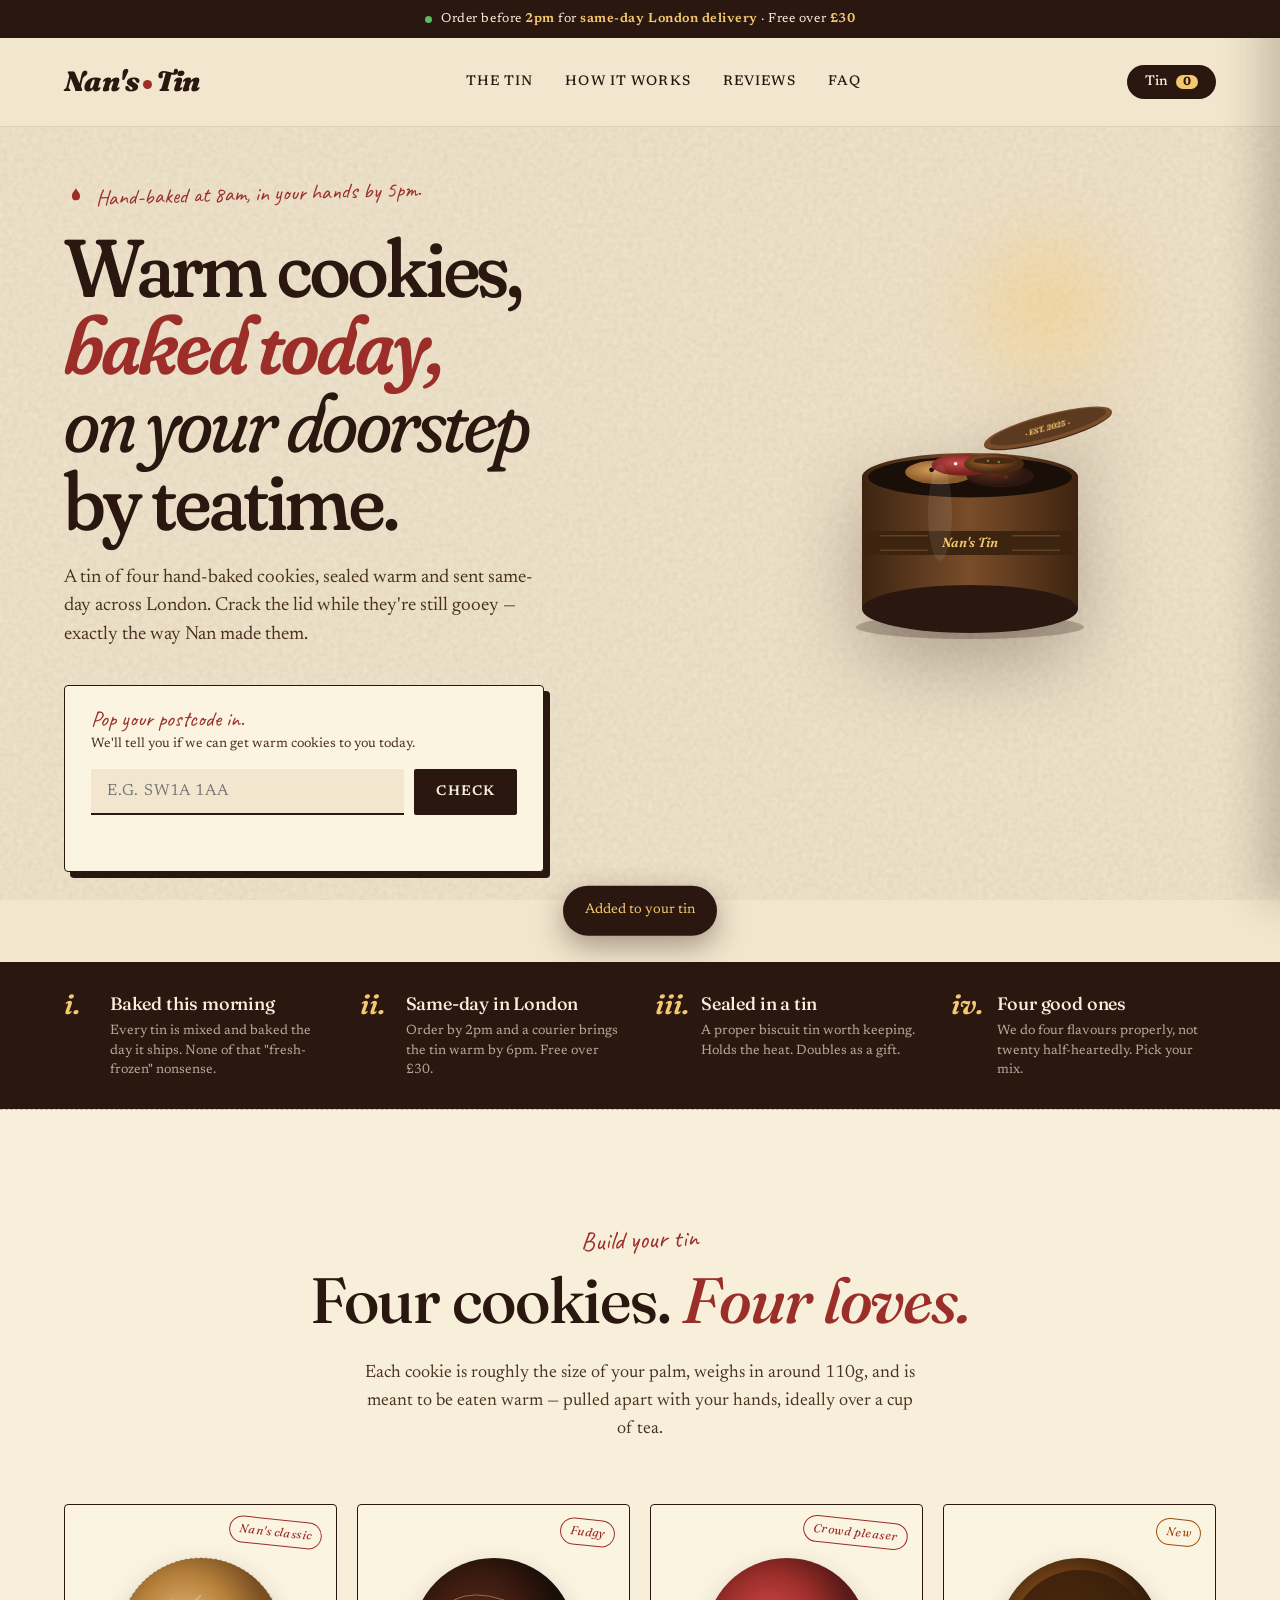
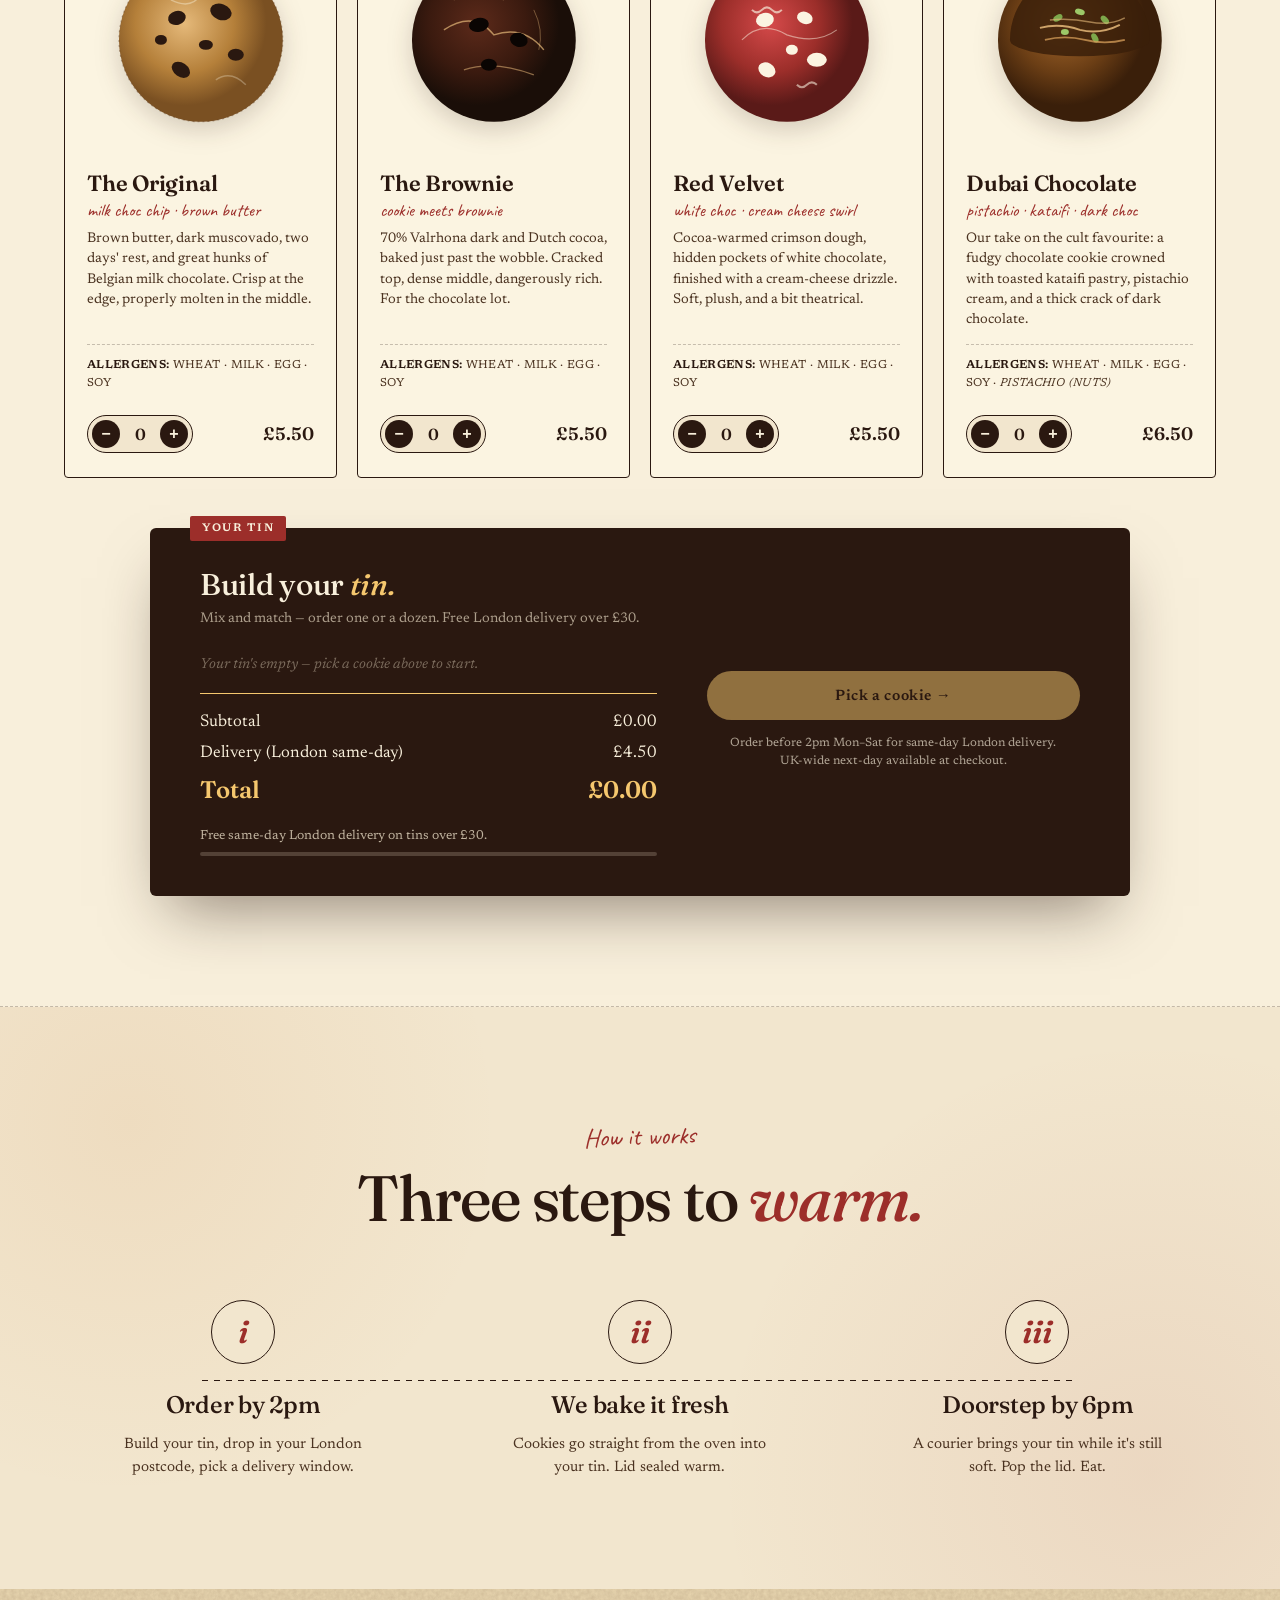
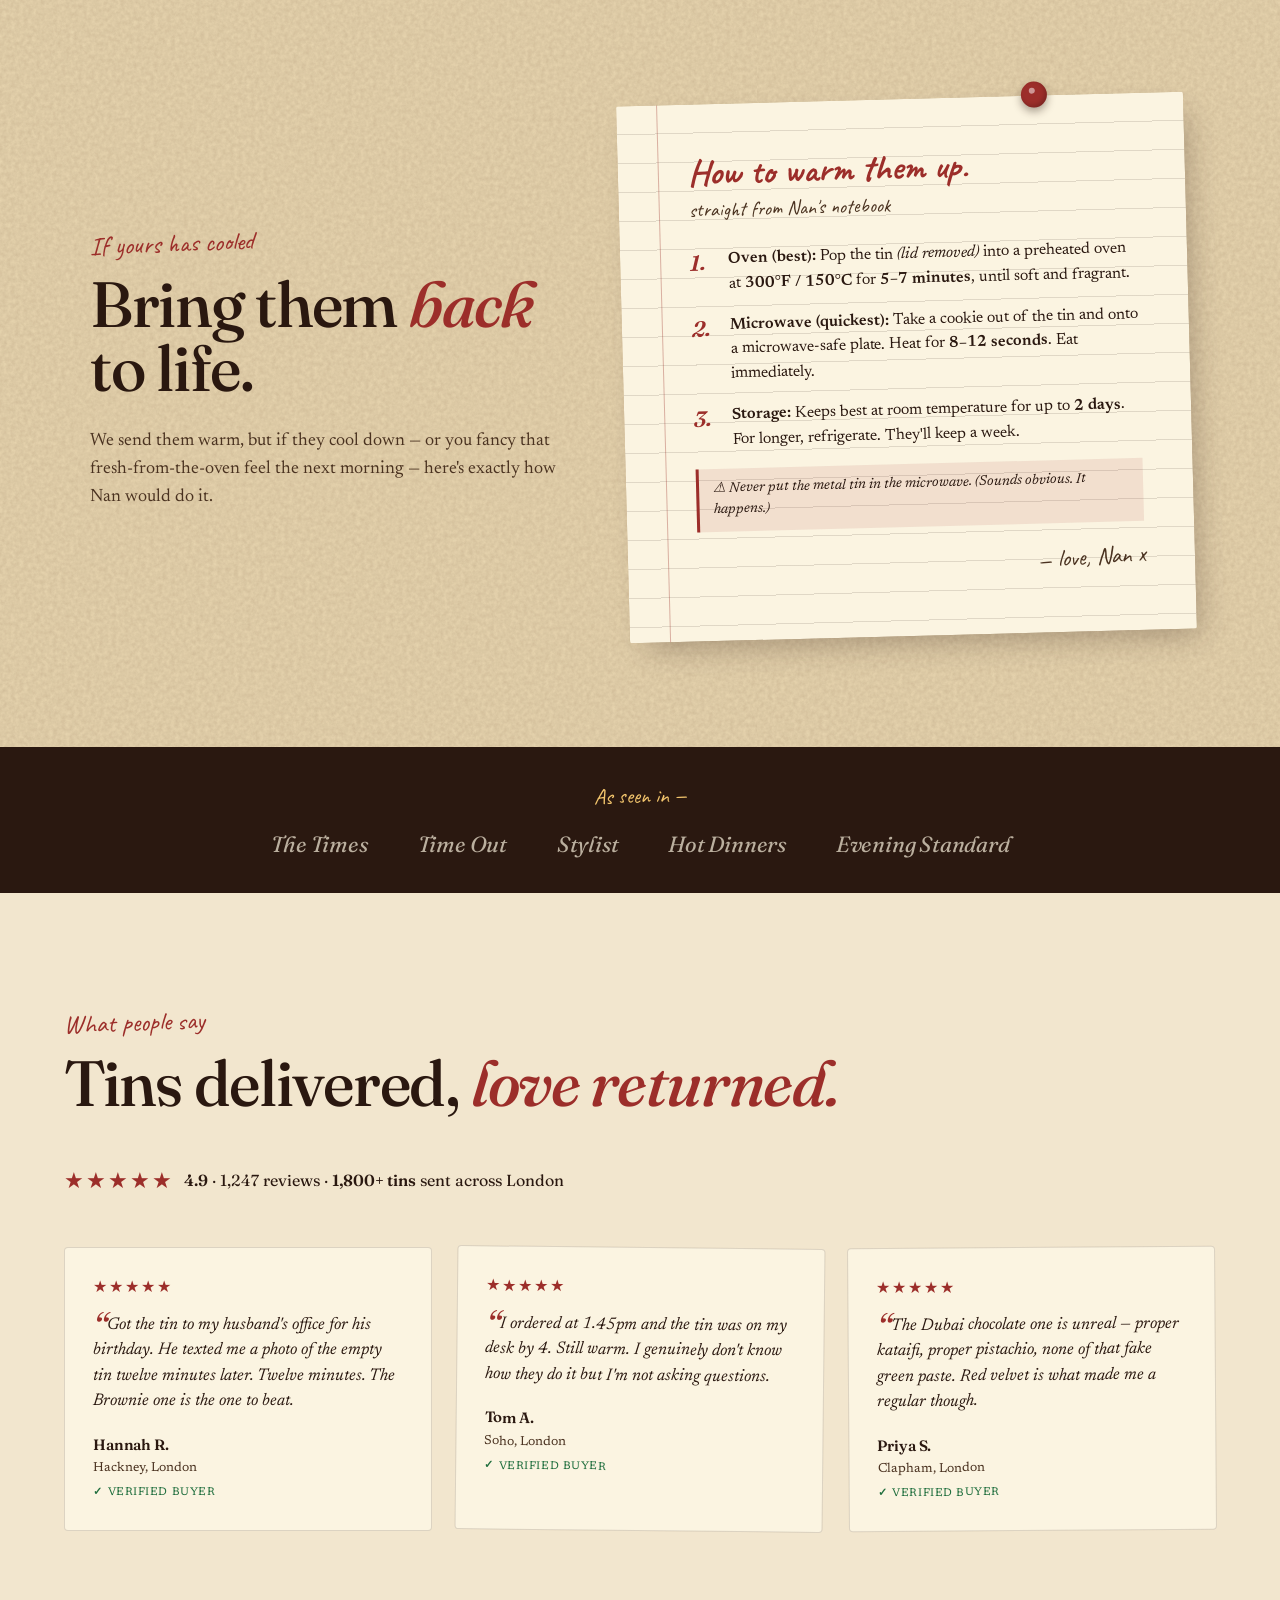
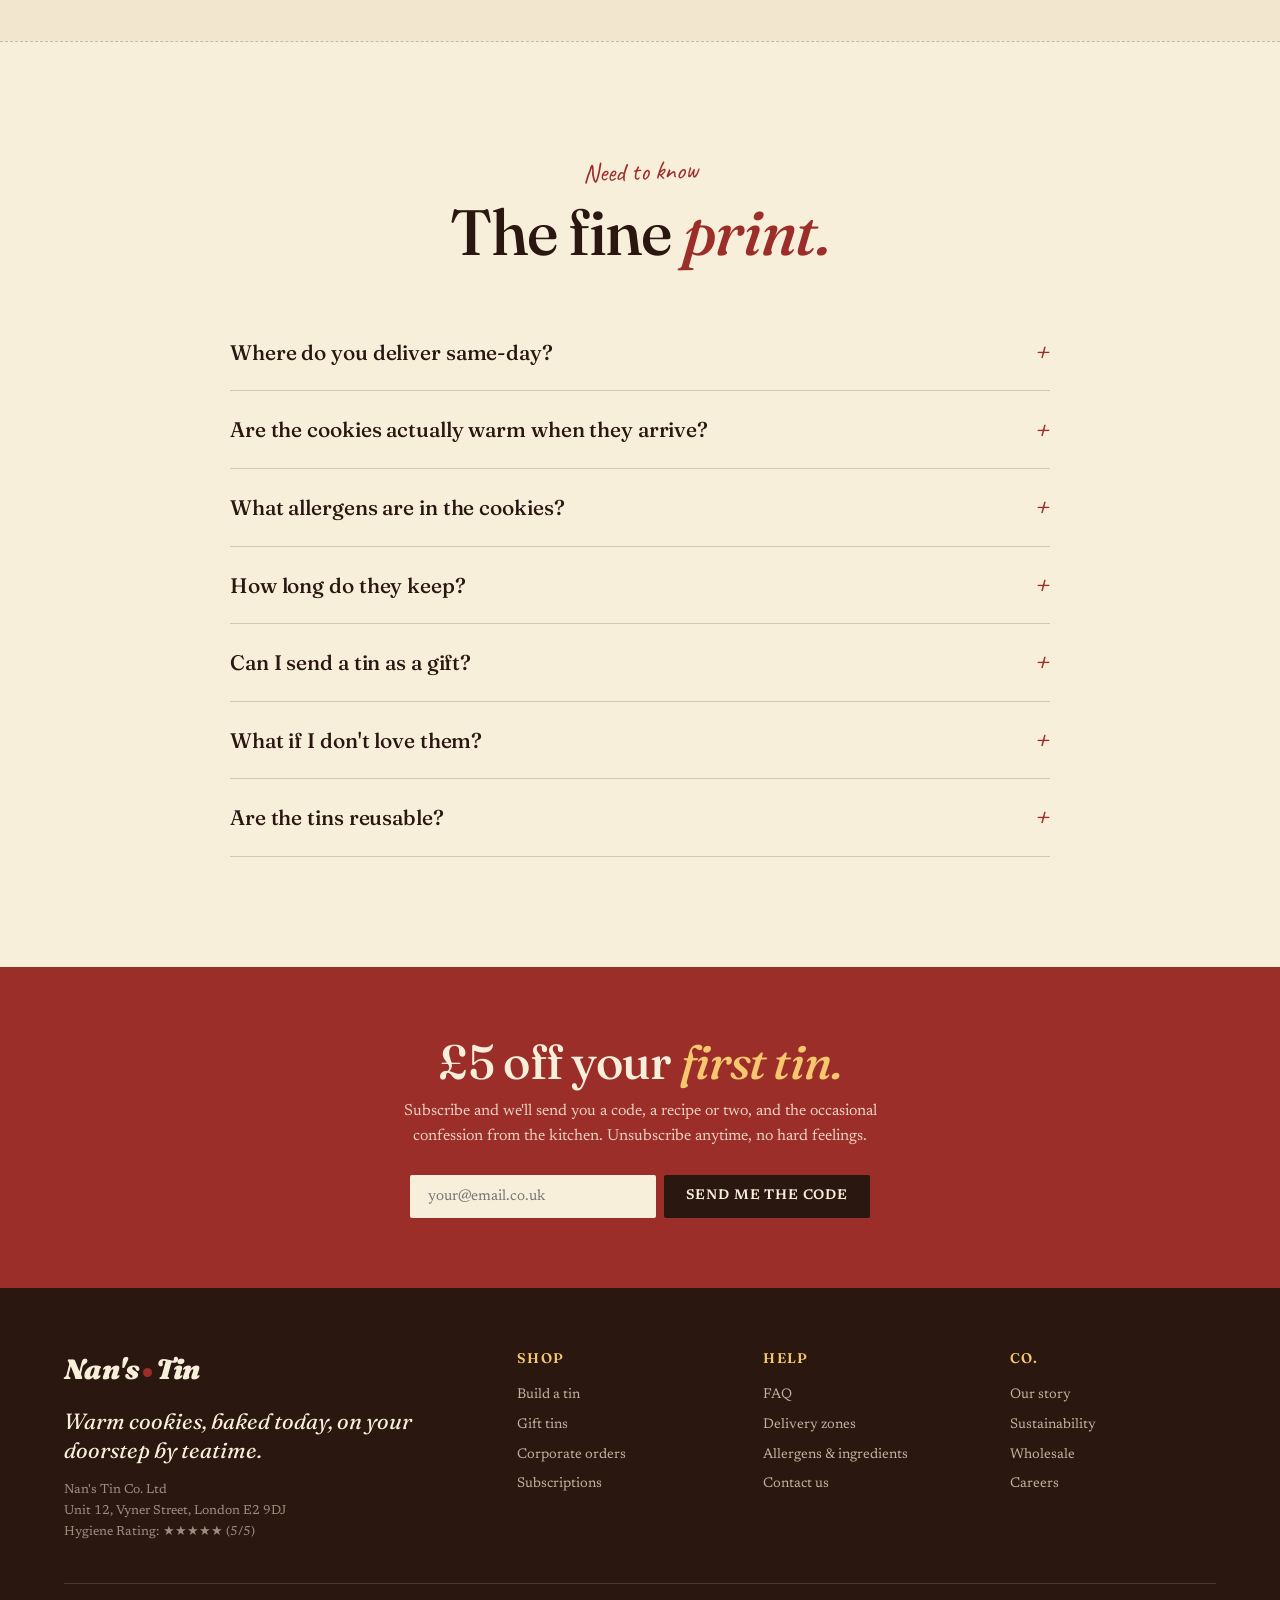
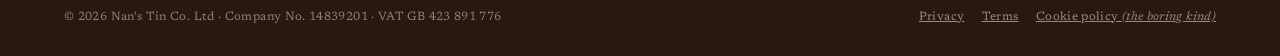
<file: nans-tin.html>
<!DOCTYPE html>
<html lang="en-GB">
<head>
<meta charset="UTF-8">
<meta name="viewport" content="width=device-width, initial-scale=1.0">
<link rel="icon" type="image/svg+xml" href="favicon.svg">
<link rel="apple-touch-icon" href="favicon.svg">
<title>Nan's Tin — Warm cookies, baked today, on your doorstep by teatime.</title>
<meta name="description" content="Hand-baked cookie tins delivered same-day across London. Four flavours, sealed warm, ready to crack open while they're still gooey.">
<link rel="preconnect" href="https://fonts.googleapis.com">
<link rel="preconnect" href="https://fonts.gstatic.com" crossorigin>
<link href="https://fonts.googleapis.com/css2?family=Fraunces:ital,opsz,wght@0,9..144,400;0,9..144,500;0,9..144,600;0,9..144,700;0,9..144,900;1,9..144,400;1,9..144,600;1,9..144,900&family=Newsreader:ital,wght@0,400;0,500;0,600;1,400;1,500&family=Caveat:wght@500;700&display=swap" rel="stylesheet">

<style>
  :root{
    --cream: #F2E6CE;
    --cream-light: #F8EFDB;
    --cream-deep: #E8D6B0;
    --cocoa: #2A1810;
    --cocoa-soft: #4A3220;
    --caramel: #C2691A;
    --caramel-deep: #9B4E12;
    --brick: #9C2E2A;
    --brick-deep: #7A211D;
    --butter: #F5C76E;
    --ink: #1A0E08;
    --paper: #FBF4E1;
    --tin: #5C3A1F;
    --tin-rim: #3D2410;
    --shadow: 0 14px 40px -12px rgba(42,24,16,.35);
    --grain: url("data:image/svg+xml,%3Csvg viewBox='0 0 200 200' xmlns='http://www.w3.org/2000/svg'%3E%3Cfilter id='n'%3E%3CfeTurbulence type='fractalNoise' baseFrequency='0.9' numOctaves='3' stitchTiles='stitch'/%3E%3CfeColorMatrix values='0 0 0 0 0.16 0 0 0 0 0.09 0 0 0 0 0.06 0 0 0 0.18 0'/%3E%3C/filter%3E%3Crect width='100%25' height='100%25' filter='url(%23n)'/%3E%3C/svg%3E");
  }

  *{box-sizing:border-box; margin:0; padding:0}
  html{scroll-behavior:smooth}
  body{
    background: var(--cream);
    color: var(--cocoa);
    font-family: 'Newsreader', Georgia, serif;
    font-size: 17px;
    line-height: 1.55;
    overflow-x: hidden;
    position: relative;
  }
  body::before{
    content:""; position:fixed; inset:0; z-index:1; pointer-events:none;
    background-image: var(--grain); opacity:.6; mix-blend-mode: multiply;
  }
  ::selection{background: var(--cocoa); color: var(--butter)}

  /* ───────── Utility top bar ───────── */
  .topbar{
    background: var(--cocoa); color: var(--cream-light);
    font-family: 'Newsreader', serif; font-size: 13px; letter-spacing: .04em;
    padding: 9px 20px; text-align:center; position: relative; z-index: 10;
  }
  .topbar strong{ color: var(--butter); font-weight:600 }
  .topbar .pulse{
    display:inline-block; width:7px; height:7px; border-radius:50%;
    background: #5DBB63; margin-right:6px; vertical-align:middle;
    animation: pulse 1.6s ease-in-out infinite;
  }
  @keyframes pulse{ 0%,100%{opacity:1} 50%{opacity:.35} }

  /* ───────── Nav ───────── */
  nav{
    display:flex; justify-content:space-between; align-items:center;
    padding: 22px 5vw; position: sticky; top:0; z-index:20;
    background: var(--cream); border-bottom: 1px solid rgba(42,24,16,.1);
    backdrop-filter: blur(6px);
  }
  .logo{
    font-family: 'Fraunces', serif; font-weight: 900; font-style: italic;
    font-size: 28px; letter-spacing: -.02em; color: var(--cocoa);
    display:flex; align-items: baseline; gap: 4px; text-decoration: none;
  }
  .logo .dot{
    width: 9px; height: 9px; border-radius: 50%;
    background: var(--brick); display: inline-block; transform: translateY(-2px);
  }
  nav ul{ display:flex; gap: 32px; list-style:none }
  nav ul a{
    color: var(--cocoa); text-decoration:none; font-size: 14px;
    letter-spacing: .08em; text-transform: uppercase; font-weight: 500;
    position: relative; padding: 4px 0;
  }
  nav ul a::after{
    content:""; position:absolute; left:0; bottom:0; width:0; height:1px;
    background: var(--brick); transition: width .3s ease;
  }
  nav ul a:hover::after{ width:100% }
  .nav-right{ display:flex; gap: 18px; align-items: center }
  .cart-btn{
    background: var(--cocoa); color: var(--cream-light); border:none;
    padding: 10px 18px; border-radius: 999px; cursor: pointer;
    font-family: 'Newsreader', serif; font-size: 14px; font-weight: 500;
    display:flex; gap: 8px; align-items:center;
    transition: transform .2s ease, background .2s ease;
  }
  .cart-btn:hover{ background: var(--brick); transform: translateY(-1px) }
  .cart-count{
    background: var(--butter); color: var(--cocoa); font-weight: 700;
    font-size: 12px; padding: 1px 7px; border-radius: 999px;
    font-family: 'Newsreader', serif;
  }
  @media(max-width:850px){ nav ul{display:none} }

  /* ───────── Hero ───────── */
  .hero{
    padding: 70px 5vw 90px;
    display: grid; grid-template-columns: 1.1fr .9fr;
    gap: 60px; align-items: center; position: relative;
  }
  .hero::before{
    content:""; position:absolute; top:50px; right:8%; width:260px; height:260px;
    background: radial-gradient(circle, rgba(245,199,110,.45), transparent 65%);
    z-index:0; filter: blur(20px);
  }
  .eyebrow{
    display:inline-flex; align-items:center; gap:8px;
    font-family: 'Caveat', cursive; font-size: 22px; color: var(--brick);
    margin-bottom: 18px; transform: rotate(-1.5deg);
  }
  .eyebrow svg{ width:24px; height:24px }

  h1.headline{
    font-family: 'Fraunces', serif; font-weight: 500;
    font-size: clamp(44px, 6.4vw, 92px);
    line-height: .95; letter-spacing: -.025em; color: var(--cocoa);
    margin-bottom: 24px; font-variation-settings: "opsz" 144, "SOFT" 100;
  }
  h1.headline .it{ font-style: italic; font-weight: 600; color: var(--brick) }
  h1.headline .swash{ font-style: italic; font-weight: 400 }

  .lede{
    font-size: 19px; line-height: 1.5; max-width: 480px;
    color: var(--cocoa-soft); margin-bottom: 36px;
  }

  /* ───────── Postcode checker (the "interactive moment") ───────── */
  .postcode{
    background: var(--paper); border: 1.5px solid var(--cocoa);
    padding: 22px 26px; max-width: 480px; position: relative;
    box-shadow: 6px 6px 0 var(--cocoa);
    border-radius: 4px;
  }
  .postcode-label{
    font-family: 'Caveat', cursive; font-size: 22px;
    color: var(--brick); margin-bottom: 4px; line-height: 1;
  }
  .postcode-sub{ font-size: 13.5px; color: var(--cocoa-soft); margin-bottom: 14px }
  .postcode-form{ display:flex; gap: 10px }
  .postcode-form input{
    flex:1; border: none; background: var(--cream); padding: 14px 16px;
    font-family: 'Newsreader', serif; font-size: 16px; color: var(--cocoa);
    border-bottom: 2px solid var(--cocoa); border-radius: 2px 2px 0 0;
    text-transform: uppercase; letter-spacing: .05em; outline: none;
  }
  .postcode-form input:focus{ background: white }
  .postcode-form button{
    background: var(--cocoa); color: var(--cream-light); border:none;
    padding: 14px 22px; cursor: pointer; font-family: 'Newsreader', serif;
    font-size: 14px; font-weight: 600; letter-spacing: .08em;
    text-transform: uppercase; transition: background .2s;
    border-radius: 2px;
  }
  .postcode-form button:hover{ background: var(--brick) }
  .postcode-result{
    margin-top: 14px; font-size: 14.5px; min-height: 20px;
    font-family: 'Newsreader', serif;
  }
  .postcode-result.success{ color: #1F6E3D; font-weight: 500 }
  .postcode-result.info{ color: var(--cocoa-soft) }
  .postcode-result .check{ display:inline-block; margin-right:6px }

  /* ───────── Hero illustration: the tin ───────── */
  .hero-art{
    position: relative; aspect-ratio: 1/1; max-width: 540px; margin: 0 auto;
    z-index: 2;
  }
  .hero-art svg{ width: 100%; height: 100%; filter: drop-shadow(0 30px 40px rgba(42,24,16,.3)) }
  .steam{
    position:absolute; top:8%; left:50%; transform: translateX(-50%);
    width: 60%; height: 30%; pointer-events:none;
  }
  .steam path{
    stroke: rgba(255,255,255,.7); stroke-width: 2.2; fill: none;
    stroke-linecap: round; opacity: 0;
    animation: steamRise 4s ease-out infinite;
  }
  .steam path:nth-child(2){ animation-delay: 1.3s }
  .steam path:nth-child(3){ animation-delay: 2.6s }
  @keyframes steamRise{
    0%{ opacity:0; transform: translateY(20px) scale(.8) }
    20%{ opacity:.8 }
    100%{ opacity:0; transform: translateY(-40px) scale(1.2) }
  }

  @media(max-width:900px){
    .hero{ grid-template-columns: 1fr; gap: 40px; padding: 40px 5vw 60px }
    .hero-art{ max-width: 380px; order: -1 }
  }

  /* ───────── Value strip ───────── */
  .value-strip{
    background: var(--cocoa); color: var(--cream-light);
    padding: 28px 5vw; position: relative; z-index:2;
    overflow: hidden;
  }
  .value-strip-inner{
    display:grid; grid-template-columns: repeat(4, 1fr); gap: 30px;
    max-width: 1300px; margin: 0 auto;
  }
  .value-item{
    display:flex; gap: 14px; align-items: flex-start;
  }
  .value-item-num{
    font-family: 'Fraunces', serif; font-style: italic; font-weight: 600;
    font-size: 28px; color: var(--butter); line-height: 1; min-width: 32px;
  }
  .value-item h4{
    font-family: 'Fraunces', serif; font-size: 18px; font-weight: 500;
    margin-bottom: 4px; letter-spacing: -.01em;
  }
  .value-item p{
    font-size: 13.5px; color: rgba(242,230,206,.7); line-height: 1.45;
  }
  @media(max-width:850px){ .value-strip-inner{ grid-template-columns: 1fr 1fr } }
  @media(max-width:520px){ .value-strip-inner{ grid-template-columns: 1fr } }

  /* ───────── Section base ───────── */
  section{ padding: 110px 5vw; position: relative; z-index: 2 }
  .section-eyebrow{
    font-family: 'Caveat', cursive; font-size: 26px; color: var(--brick);
    margin-bottom: 8px; transform: rotate(-2deg); display: inline-block;
  }
  h2.section-title{
    font-family: 'Fraunces', serif; font-weight: 500;
    font-size: clamp(38px, 5vw, 68px);
    line-height: 1; letter-spacing: -.02em; margin-bottom: 28px;
  }
  h2.section-title .it{ font-style: italic; color: var(--brick) }
  .section-intro{
    max-width: 560px; font-size: 18px; color: var(--cocoa-soft);
    margin-bottom: 60px;
  }

  /* ───────── Shop / 4 SKUs ───────── */
  #shop{
    background: var(--cream-light);
    border-top: 1px dashed rgba(42,24,16,.25);
    border-bottom: 1px dashed rgba(42,24,16,.25);
  }
  .shop-grid{
    display:grid; grid-template-columns: repeat(4, 1fr); gap: 20px;
    max-width: 1300px; margin: 0 auto 50px;
  }
  @media(max-width:1000px){ .shop-grid{ grid-template-columns: 1fr 1fr } }
  @media(max-width:560px){ .shop-grid{ grid-template-columns: 1fr } }

  .cookie-card{
    background: var(--paper); border: 1.5px solid var(--cocoa);
    padding: 22px 22px 24px; position: relative;
    transition: transform .3s ease, box-shadow .3s ease;
    display:flex; flex-direction:column;
    border-radius: 4px;
  }
  .cookie-card:hover{
    transform: translateY(-6px) rotate(-.5deg);
    box-shadow: 8px 12px 0 var(--cocoa);
  }
  .cookie-card .stamp{
    position:absolute; top:14px; right: 14px;
    font-family: 'Fraunces', serif; font-style: italic; font-size: 12px;
    color: var(--brick); border: 1px solid var(--brick); padding: 3px 9px;
    border-radius: 999px; transform: rotate(6deg);
    letter-spacing: .04em;
  }
  .cookie-art{
    aspect-ratio: 1/1; margin-bottom: 18px; position: relative;
    display:flex; align-items:center; justify-content:center;
  }
  .cookie-art svg{ width: 88%; height: 88%; filter: drop-shadow(0 8px 12px rgba(42,24,16,.18)) }
  .cookie-name{
    font-family: 'Fraunces', serif; font-size: 22px; font-weight: 600;
    line-height: 1.05; margin-bottom: 6px; letter-spacing: -.01em;
  }
  .cookie-tagline{
    font-family: 'Caveat', cursive; font-size: 18px; color: var(--brick);
    margin-bottom: 10px; line-height: 1;
  }
  .cookie-desc{
    font-size: 14px; color: var(--cocoa-soft); line-height: 1.45;
    margin-bottom: 14px; flex-grow: 1;
  }
  .cookie-allergens{
    font-size: 11.5px; color: var(--cocoa-soft); letter-spacing: .03em;
    text-transform: uppercase; padding-top: 12px;
    border-top: 1px dashed rgba(42,24,16,.25);
    margin-bottom: 14px;
  }
  .cookie-allergens strong{ color: var(--cocoa); font-weight: 600 }
  .qty-row{
    display:flex; justify-content: space-between; align-items: center;
    padding-top: 8px;
  }
  .qty-controls{
    display:flex; align-items:center; gap: 12px;
    background: var(--cream); border: 1px solid var(--cocoa);
    border-radius: 999px; padding: 4px;
  }
  .qty-btn{
    width: 28px; height: 28px; border-radius: 50%; border:none;
    background: var(--cocoa); color: var(--cream-light); cursor: pointer;
    font-size: 16px; font-weight: 600; line-height: 1;
    display:flex; align-items:center; justify-content:center;
    transition: background .15s;
  }
  .qty-btn:hover{ background: var(--brick) }
  .qty-num{
    font-family: 'Fraunces', serif; font-weight: 600; font-size: 16px;
    min-width: 16px; text-align: center;
  }
  .cookie-price{
    font-family: 'Fraunces', serif; font-weight: 600; font-size: 18px;
    color: var(--cocoa);
  }

  /* ───────── Tin builder ───────── */
  .tin-builder{
    max-width: 980px; margin: 0 auto;
    background: var(--cocoa); color: var(--cream-light);
    padding: 40px 50px; border-radius: 6px;
    display: grid; grid-template-columns: 1.1fr .9fr; gap: 50px;
    align-items: center; position: relative;
    box-shadow: 0 30px 60px -20px rgba(42,24,16,.5);
  }
  .tin-builder::before{
    content:"YOUR TIN"; position:absolute; top:-12px; left: 40px;
    background: var(--brick); color: var(--cream-light);
    padding: 4px 12px; font-size: 11px; letter-spacing: .15em; font-weight: 600;
    border-radius: 2px;
  }
  .tin-builder h3{
    font-family: 'Fraunces', serif; font-size: 30px; font-weight: 500;
    margin-bottom: 8px; line-height: 1.1; letter-spacing: -.01em;
  }
  .tin-builder h3 .it{ font-style: italic; color: var(--butter) }
  .tin-builder p.builder-hint{
    font-size: 14px; color: rgba(242,230,206,.65); margin-bottom: 22px;
  }
  .tin-summary{ font-size: 14.5px; line-height: 1.7 }
  .tin-summary .empty-line{ color: rgba(242,230,206,.4); font-style: italic }
  .tin-summary .line{
    display:flex; justify-content: space-between;
    padding: 4px 0; border-bottom: 1px dotted rgba(242,230,206,.2);
  }
  .tin-summary .line:last-child{ border-bottom: none }
  .builder-totals{
    border-top: 1.5px solid var(--butter); margin-top: 16px; padding-top: 16px;
  }
  .builder-totals .total-row{
    display:flex; justify-content:space-between; align-items: baseline;
    margin-bottom: 4px;
  }
  .total-row.grand{ font-family: 'Fraunces', serif; font-size: 24px; font-weight: 600; color: var(--butter) }
  .builder-cta{
    background: var(--butter); color: var(--cocoa); border: none;
    padding: 16px 24px; border-radius: 999px; cursor: pointer;
    font-family: 'Newsreader', serif; font-size: 15px; font-weight: 600;
    letter-spacing: .04em; width: 100%; margin-top: 16px;
    transition: transform .2s, background .2s;
  }
  .builder-cta:hover{ background: white; transform: translateY(-2px) }
  .builder-cta:disabled{ opacity:.5; cursor:not-allowed; transform:none }
  .delivery-progress{
    margin-top: 18px; font-size: 13px; color: rgba(242,230,206,.75);
  }
  .progress-bar{
    height: 4px; background: rgba(242,230,206,.2); border-radius: 2px;
    margin-top: 6px; overflow:hidden;
  }
  .progress-bar-fill{
    height: 100%; background: var(--butter); border-radius: 2px;
    transition: width .4s ease; width: 0%;
  }
  @media(max-width:780px){
    .tin-builder{ grid-template-columns: 1fr; padding: 36px 28px }
  }

  /* ───────── How it works ───────── */
  #how{
    background: var(--cream);
    background-image:
      radial-gradient(circle at 10% 20%, rgba(194,105,26,.08), transparent 30%),
      radial-gradient(circle at 90% 80%, rgba(156,46,42,.08), transparent 35%);
  }
  .steps{
    display:grid; grid-template-columns: repeat(3, 1fr); gap: 40px;
    max-width: 1200px; margin: 0 auto; position: relative;
  }
  .steps::before{
    content:""; position: absolute; top: 80px; left: 12%; right: 12%;
    height: 1px; background-image: linear-gradient(90deg, var(--cocoa) 50%, transparent 50%);
    background-size: 12px 1px; z-index: 0;
  }
  .step{ text-align: center; position: relative; z-index: 2 }
  .step-num{
    width: 64px; height: 64px; border-radius: 50%;
    background: var(--cream); border: 1.5px solid var(--cocoa);
    display:flex; align-items:center; justify-content:center;
    font-family: 'Fraunces', serif; font-style: italic; font-weight: 600;
    font-size: 32px; color: var(--brick);
    margin: 0 auto 22px;
  }
  .step h4{
    font-family: 'Fraunces', serif; font-size: 24px; font-weight: 500;
    margin-bottom: 10px; letter-spacing: -.01em;
  }
  .step p{ font-size: 15px; color: var(--cocoa-soft); max-width: 260px; margin: 0 auto }
  @media(max-width:780px){
    .steps{ grid-template-columns: 1fr; gap: 50px }
    .steps::before{ display: none }
  }

  /* ───────── Recipe / reheating card ───────── */
  #reheat{
    background: var(--cream-deep);
    background-image: var(--grain);
    background-blend-mode: multiply;
  }
  .recipe-wrap{
    max-width: 1100px; margin: 0 auto; display: grid;
    grid-template-columns: 1fr 1.2fr; gap: 60px; align-items: center;
  }
  .recipe-card{
    background: var(--paper);
    background-image:
      repeating-linear-gradient(transparent, transparent 28px, rgba(42,24,16,.13) 28px, rgba(42,24,16,.13) 29px);
    padding: 50px 50px 50px 70px;
    position: relative; transform: rotate(-1.5deg);
    box-shadow: 10px 14px 30px -8px rgba(42,24,16,.3);
    border-radius: 2px;
  }
  .recipe-card::before{
    content:""; position: absolute; left: 40px; top: 0; bottom: 0; width: 1px;
    background: var(--brick); opacity: .35;
  }
  .recipe-pin{
    position: absolute; top: -14px; right: 24%; width: 26px; height: 26px;
    border-radius: 50%; background: var(--brick);
    box-shadow: 0 4px 8px rgba(42,24,16,.4), inset -2px -2px 4px rgba(0,0,0,.2);
  }
  .recipe-pin::after{
    content:""; position:absolute; top: 6px; left: 8px; width: 6px; height: 6px;
    background: rgba(255,255,255,.5); border-radius: 50%;
  }
  .recipe-card h3{
    font-family: 'Caveat', cursive; font-size: 36px; font-weight: 700;
    color: var(--brick); margin-bottom: 4px; line-height: 1;
  }
  .recipe-card .recipe-sub{
    font-family: 'Caveat', cursive; font-size: 20px; color: var(--cocoa-soft);
    margin-bottom: 22px;
  }
  .recipe-card ol{
    list-style: none; counter-reset: step; padding: 0;
  }
  .recipe-card ol li{
    counter-increment: step; padding-left: 38px; position: relative;
    margin-bottom: 16px; font-size: 16px; line-height: 1.55;
  }
  .recipe-card ol li::before{
    content: counter(step) ".";
    position:absolute; left: 0; top: -2px;
    font-family: 'Fraunces', serif; font-style: italic; font-weight: 600;
    color: var(--brick); font-size: 22px;
  }
  .recipe-card ol li strong{ font-weight: 600; color: var(--cocoa) }
  .recipe-card .warning{
    margin-top: 14px; padding: 10px 14px; background: rgba(156,46,42,.1);
    border-left: 3px solid var(--brick); font-size: 14px; color: var(--cocoa);
    font-style: italic;
  }
  .recipe-card .signoff{
    margin-top: 22px; text-align: right;
    font-family: 'Caveat', cursive; font-size: 24px; color: var(--cocoa-soft);
    transform: rotate(-2deg);
  }
  @media(max-width:780px){
    .recipe-wrap{ grid-template-columns: 1fr; gap: 40px }
    .recipe-card{ padding: 40px 30px 40px 50px; transform: rotate(-.5deg) }
  }

  /* ───────── Reviews ───────── */
  #reviews{ background: var(--cream) }
  .reviews-header{
    display:flex; justify-content: space-between; align-items: flex-end;
    flex-wrap: wrap; gap: 20px; max-width: 1300px; margin: 0 auto 50px;
  }
  .stars{
    display:flex; align-items:center; gap: 10px;
    font-family: 'Fraunces', serif; font-size: 16px;
  }
  .stars-glyphs{ color: var(--brick); letter-spacing: 2px; font-size: 22px }
  .stars b{ font-weight: 600 }
  .reviews-grid{
    display: grid; grid-template-columns: repeat(3, 1fr); gap: 24px;
    max-width: 1300px; margin: 0 auto;
  }
  @media(max-width:900px){ .reviews-grid{ grid-template-columns: 1fr } }
  .review{
    background: var(--paper); padding: 28px 28px 24px;
    border: 1px solid rgba(42,24,16,.15); border-radius: 4px;
    position: relative;
  }
  .review:nth-child(2){ transform: rotate(.6deg) }
  .review:nth-child(3){ transform: rotate(-.4deg) }
  .review-stars{ color: var(--brick); letter-spacing: 2px; font-size: 16px; margin-bottom: 12px }
  .review p{
    font-family: 'Newsreader', serif; font-style: italic;
    font-size: 17px; line-height: 1.5; color: var(--cocoa);
    margin-bottom: 18px;
  }
  .review p::before{ content: "“"; font-family: 'Fraunces', serif; font-size: 36px; line-height: 0; vertical-align: -10px; color: var(--brick) }
  .review-author{
    font-family: 'Fraunces', serif; font-weight: 600; font-size: 15px;
    letter-spacing: -.01em;
  }
  .review-loc{ font-size: 13px; color: var(--cocoa-soft); margin-top: 2px }
  .verified{
    display:inline-flex; align-items:center; gap: 5px;
    font-size: 11px; color: #1F6E3D; margin-top: 6px;
    text-transform: uppercase; letter-spacing: .05em;
  }
  .verified::before{ content: "✓"; font-weight: 700 }

  /* ───────── Press strip ───────── */
  .press{
    background: var(--cocoa); color: var(--cream-light);
    padding: 32px 5vw; text-align: center;
  }
  .press-label{
    font-family: 'Caveat', cursive; font-size: 22px; color: var(--butter);
    margin-bottom: 14px; transform: rotate(-1deg); display: inline-block;
  }
  .press-logos{
    display:flex; justify-content:center; gap: 50px; flex-wrap: wrap;
    font-family: 'Fraunces', serif; font-style: italic; font-size: 22px;
    opacity: .7;
  }
  .press-logos span{ letter-spacing: -.01em }

  /* ───────── FAQ ───────── */
  #faq{ background: var(--cream-light); border-top: 1px dashed rgba(42,24,16,.25) }
  .faq-list{ max-width: 820px; margin: 0 auto }
  .faq-item{
    border-bottom: 1px solid rgba(42,24,16,.18);
    padding: 22px 0; cursor: pointer;
  }
  .faq-q{
    display:flex; justify-content:space-between; align-items:center;
    font-family: 'Fraunces', serif; font-size: 21px; font-weight: 500;
    letter-spacing: -.005em;
  }
  .faq-q .plus{
    font-family: 'Fraunces', serif; font-style: italic; font-size: 28px;
    color: var(--brick); transition: transform .25s; line-height: 1;
  }
  .faq-item.open .faq-q .plus{ transform: rotate(45deg) }
  .faq-a{
    max-height: 0; overflow: hidden; transition: max-height .35s ease, padding .25s;
    font-size: 16px; color: var(--cocoa-soft); line-height: 1.6;
  }
  .faq-item.open .faq-a{ max-height: 400px; padding-top: 12px }

  /* ───────── Newsletter / Footer ───────── */
  .newsletter{
    background: var(--brick); color: var(--cream-light);
    padding: 70px 5vw; text-align: center;
  }
  .newsletter h3{
    font-family: 'Fraunces', serif; font-size: clamp(32px, 4vw, 48px);
    font-weight: 500; line-height: 1.05; max-width: 700px; margin: 0 auto 12px;
    letter-spacing: -.015em;
  }
  .newsletter h3 .it{ font-style: italic; color: var(--butter) }
  .newsletter p{ max-width: 480px; margin: 0 auto 26px; opacity: .85; font-size: 16px }
  .newsletter form{
    display:flex; max-width: 460px; margin: 0 auto; gap: 8px;
  }
  .newsletter input{
    flex: 1; border: none; padding: 14px 18px; font-family: 'Newsreader', serif;
    font-size: 15px; background: var(--cream-light); color: var(--cocoa);
    border-radius: 2px;
  }
  .newsletter button{
    background: var(--cocoa); color: var(--cream-light); border: none;
    padding: 14px 22px; cursor: pointer; font-family: 'Newsreader', serif;
    font-size: 14px; font-weight: 600; letter-spacing: .06em;
    text-transform: uppercase; border-radius: 2px;
  }
  .newsletter button:hover{ background: var(--ink) }

  footer{
    background: var(--cocoa); color: var(--cream-light);
    padding: 60px 5vw 30px; font-size: 14px;
  }
  .footer-grid{
    display: grid; grid-template-columns: 2fr 1fr 1fr 1fr; gap: 40px;
    max-width: 1300px; margin: 0 auto 40px;
  }
  @media(max-width:780px){ .footer-grid{ grid-template-columns: 1fr 1fr } }
  .footer-grid h5{
    font-family: 'Fraunces', serif; font-size: 14px; font-weight: 600;
    text-transform: uppercase; letter-spacing: .1em; margin-bottom: 16px;
    color: var(--butter);
  }
  .footer-grid ul{ list-style: none }
  .footer-grid li{ margin-bottom: 8px }
  .footer-grid a{
    color: rgba(242,230,206,.75); text-decoration: none;
    transition: color .15s;
  }
  .footer-grid a:hover{ color: var(--butter) }
  .footer-tag{
    font-family: 'Fraunces', serif; font-style: italic; font-size: 22px;
    line-height: 1.3; margin-bottom: 16px; color: var(--cream-light);
  }
  .footer-bottom{
    border-top: 1px solid rgba(242,230,206,.15); padding-top: 24px;
    max-width: 1300px; margin: 0 auto;
    display:flex; justify-content: space-between; flex-wrap: wrap; gap: 12px;
    font-size: 12px; color: rgba(242,230,206,.5); letter-spacing: .03em;
  }

  /* ───────── Sticky mobile CTA (Baymard pattern) ───────── */
  .sticky-cta{
    position: fixed; bottom: 0; left: 0; right: 0;
    background: var(--cocoa); color: var(--cream-light);
    padding: 14px 20px; z-index: 30;
    display: none; justify-content: space-between; align-items: center;
    box-shadow: 0 -10px 30px rgba(42,24,16,.3);
  }
  .sticky-cta-left .label{ font-size: 12px; opacity: .7; letter-spacing: .05em; text-transform: uppercase }
  .sticky-cta-left .price{ font-family: 'Fraunces', serif; font-size: 22px; font-weight: 600 }
  .sticky-cta button{
    background: var(--butter); color: var(--cocoa); border: none;
    padding: 12px 22px; border-radius: 999px; font-family: 'Newsreader', serif;
    font-size: 14px; font-weight: 600; cursor: pointer;
  }
  @media(max-width:760px){ .sticky-cta{ display: flex } body{ padding-bottom: 70px } }

  /* ───────── Cart drawer ───────── */
  .cart-overlay{
    position: fixed; inset: 0; background: rgba(42,24,16,.5);
    z-index: 100; opacity: 0; pointer-events: none; transition: opacity .3s;
  }
  .cart-overlay.open{ opacity: 1; pointer-events: auto }
  .cart-drawer{
    position: fixed; top: 0; right: 0; bottom: 0; width: 420px; max-width: 100vw;
    background: var(--cream-light); z-index: 101;
    transform: translateX(100%); transition: transform .35s ease;
    display: flex; flex-direction: column;
    box-shadow: -20px 0 40px rgba(42,24,16,.2);
  }
  .cart-drawer.open{ transform: translateX(0) }
  .cart-head{
    padding: 24px 28px; display: flex; justify-content: space-between;
    align-items: center; border-bottom: 1px solid rgba(42,24,16,.15);
  }
  .cart-head h3{ font-family: 'Fraunces', serif; font-size: 24px; font-weight: 500 }
  .cart-close{
    background: none; border: none; font-size: 28px; cursor: pointer;
    color: var(--cocoa); line-height: 1;
  }
  .cart-body{ flex: 1; overflow-y: auto; padding: 24px 28px }
  .cart-empty{ text-align: center; color: var(--cocoa-soft); padding: 40px 0; font-style: italic }
  .cart-line{
    display:flex; gap: 14px; padding: 14px 0;
    border-bottom: 1px dashed rgba(42,24,16,.2);
  }
  .cart-line-name{ font-family: 'Fraunces', serif; font-weight: 500; font-size: 16px }
  .cart-line-qty{ font-size: 13px; color: var(--cocoa-soft); margin-top: 2px }
  .cart-line-price{ margin-left: auto; font-family: 'Fraunces', serif; font-weight: 600 }
  .cart-foot{
    padding: 24px 28px; border-top: 1px solid rgba(42,24,16,.15);
    background: var(--paper);
  }
  .cart-foot .row{ display:flex; justify-content: space-between; margin-bottom: 8px; font-size: 14px }
  .cart-foot .row.total{ font-family: 'Fraunces', serif; font-size: 22px; font-weight: 600; margin: 12px 0 16px }
  .cart-foot button{
    width: 100%; background: var(--cocoa); color: var(--cream-light); border: none;
    padding: 16px; border-radius: 999px; font-family: 'Newsreader', serif;
    font-size: 15px; font-weight: 600; letter-spacing: .04em; cursor: pointer;
  }
  .cart-foot button:hover{ background: var(--brick) }

  /* ───────── Toast notification ───────── */
  .toast{
    position: fixed; bottom: 24px; left: 50%; transform: translateX(-50%) translateY(120%);
    background: var(--cocoa); color: var(--butter); padding: 14px 22px;
    border-radius: 999px; font-family: 'Newsreader', serif; font-size: 14px;
    z-index: 200; transition: transform .35s ease;
    box-shadow: 0 10px 30px rgba(42,24,16,.4);
  }
  .toast.show{ transform: translateX(-50%) translateY(0) }
  @media(max-width:760px){ .toast{ bottom: 90px } }

  /* ───────── Decorative dotted border helper ───────── */
  .dotted-border{
    background-image: linear-gradient(90deg, var(--cocoa) 50%, transparent 50%);
    background-size: 8px 1px; background-repeat: repeat-x;
    height: 1px;
  }
</style>
</head>
<body>

<!-- ───────── Top utility bar ───────── -->
<div class="topbar">
  <span class="pulse"></span>
  Order before <strong>2pm</strong> for <strong>same-day London delivery</strong> · Free over <strong>£30</strong>
</div>

<!-- ───────── Nav ───────── -->
<nav>
  <a href="#" class="logo">Nan's<span class="dot"></span>Tin</a>
  <ul>
    <li><a href="#shop">The Tin</a></li>
    <li><a href="#how">How It Works</a></li>
    <li><a href="#reviews">Reviews</a></li>
    <li><a href="#faq">FAQ</a></li>
  </ul>
  <div class="nav-right">
    <button class="cart-btn" onclick="openCart()">
      Tin <span class="cart-count" id="cart-count">0</span>
    </button>
  </div>
</nav>

<!-- ───────── Hero ───────── -->
<section class="hero" style="padding-top: 50px">
  <div>
    <span class="eyebrow">
      <svg viewBox="0 0 24 24" fill="none"><path d="M12 2c2 4 4 4 4 8a4 4 0 11-8 0c0-4 2-4 4-8z" fill="#9C2E2A"/></svg>
      Hand-baked at 8am, in your hands by 5pm.
    </span>
    <h1 class="headline">
      Warm cookies,<br>
      <span class="it">baked today,</span><br>
      <span class="swash">on your doorstep</span><br>
      by teatime.
    </h1>
    <p class="lede">
      A tin of four hand-baked cookies, sealed warm and sent same-day across London.
      Crack the lid while they're still gooey — exactly the way Nan made them.
    </p>

    <!-- Postcode checker (the conversion hinge) -->
    <div class="postcode">
      <div class="postcode-label">Pop your postcode in.</div>
      <div class="postcode-sub">We'll tell you if we can get warm cookies to you today.</div>
      <form class="postcode-form" onsubmit="checkPostcode(event)">
        <input type="text" id="postcode-input" placeholder="E.g. SW1A 1AA" maxlength="8" required>
        <button type="submit">Check</button>
      </form>
      <div class="postcode-result" id="postcode-result"></div>
    </div>
  </div>

  <!-- Hero illustration: stylised cookie tin with steam -->
  <div class="hero-art">
    <svg viewBox="0 0 500 500" xmlns="http://www.w3.org/2000/svg">
      <!-- shadow under tin -->
      <ellipse cx="250" cy="430" rx="190" ry="20" fill="rgba(42,24,16,.25)"/>

      <!-- tin body -->
      <defs>
        <linearGradient id="tinGrad" x1="0" y1="0" x2="0" y2="1">
          <stop offset="0%" stop-color="#7A4D2A"/>
          <stop offset="40%" stop-color="#5C3A1F"/>
          <stop offset="100%" stop-color="#3D2410"/>
        </linearGradient>
        <linearGradient id="tinSide" x1="0" y1="0" x2="1" y2="0">
          <stop offset="0%" stop-color="#3D2410"/>
          <stop offset="50%" stop-color="#7A4D2A"/>
          <stop offset="100%" stop-color="#3D2410"/>
        </linearGradient>
        <radialGradient id="cookieGrad1" cx=".4" cy=".4">
          <stop offset="0%" stop-color="#D9A05B"/>
          <stop offset="100%" stop-color="#8B5A2B"/>
        </radialGradient>
        <radialGradient id="cookieGrad2" cx=".4" cy=".4">
          <stop offset="0%" stop-color="#5C2A1A"/>
          <stop offset="100%" stop-color="#2A1810"/>
        </radialGradient>
        <radialGradient id="cookieGrad3" cx=".4" cy=".4">
          <stop offset="0%" stop-color="#C44B4B"/>
          <stop offset="100%" stop-color="#7A211D"/>
        </radialGradient>
        <radialGradient id="cookieGrad4" cx=".4" cy=".4">
          <stop offset="0%" stop-color="#A6692D"/>
          <stop offset="100%" stop-color="#4A2912"/>
        </radialGradient>
      </defs>

      <!-- tin side (back) -->
      <ellipse cx="250" cy="180" rx="180" ry="40" fill="url(#tinSide)"/>
      <rect x="70" y="180" width="360" height="220" fill="url(#tinSide)"/>
      <ellipse cx="250" cy="400" rx="180" ry="40" fill="#2A1810"/>

      <!-- decorative band -->
      <rect x="70" y="270" width="360" height="40" fill="#3D2410"/>
      <text x="250" y="296" text-anchor="middle" font-family="Fraunces, serif" font-style="italic" font-size="22" font-weight="600" fill="#F5C76E">Nan's Tin</text>
      <line x1="100" y1="278" x2="180" y2="278" stroke="#F5C76E" stroke-width=".8" opacity=".6"/>
      <line x1="320" y1="278" x2="400" y2="278" stroke="#F5C76E" stroke-width=".8" opacity=".6"/>
      <line x1="100" y1="302" x2="180" y2="302" stroke="#F5C76E" stroke-width=".8" opacity=".6"/>
      <line x1="320" y1="302" x2="400" y2="302" stroke="#F5C76E" stroke-width=".8" opacity=".6"/>

      <!-- cookies stacked inside (top view) -->
      <ellipse cx="250" cy="180" rx="170" ry="34" fill="#1A0E08"/>
      <ellipse cx="200" cy="172" rx="58" ry="20" fill="url(#cookieGrad1)"/>
      <circle cx="186" cy="168" r="4" fill="#1A0E08"/>
      <circle cx="208" cy="172" r="3" fill="#1A0E08"/>
      <circle cx="222" cy="170" r="3.5" fill="#1A0E08"/>

      <ellipse cx="300" cy="178" rx="56" ry="19" fill="url(#cookieGrad2)"/>
      <circle cx="288" cy="174" r="3" fill="#7A211D"/>
      <circle cx="310" cy="180" r="3.5" fill="#5C2A1A"/>

      <ellipse cx="240" cy="160" rx="54" ry="18" fill="url(#cookieGrad3)"/>
      <circle cx="226" cy="158" r="3" fill="#FBF4E1"/>
      <circle cx="252" cy="162" r="3" fill="#FBF4E1"/>

      <ellipse cx="290" cy="158" rx="50" ry="17" fill="url(#cookieGrad4)"/>
      <ellipse cx="290" cy="153" rx="34" ry="6" fill="#4A2912"/>
      <circle cx="280" cy="153" r="2" fill="#5DBB63" opacity=".7"/>
      <circle cx="298" cy="155" r="2" fill="#5DBB63" opacity=".7"/>

      <!-- tin lid tilted off -->
      <ellipse cx="380" cy="100" rx="110" ry="22" fill="url(#tinGrad)" transform="rotate(-15 380 100)"/>
      <ellipse cx="380" cy="98" rx="110" ry="22" fill="#7A4D2A" transform="rotate(-15 380 98)"/>
      <ellipse cx="380" cy="96" rx="100" ry="18" fill="#5C3A1F" transform="rotate(-15 380 96)"/>
      <text x="380" y="103" text-anchor="middle" font-family="Fraunces, serif" font-style="italic" font-size="13" font-weight="700" fill="#F5C76E" transform="rotate(-15 380 103)">·  EST. 2025  ·</text>

      <!-- tin highlight -->
      <ellipse cx="200" cy="240" rx="20" ry="80" fill="rgba(255,255,255,.08)"/>
    </svg>

    <!-- steam swirls -->
    <svg class="steam" viewBox="0 0 200 200">
      <path d="M70 180 Q60 140, 80 110 Q100 80, 75 50 Q60 30, 80 10"/>
      <path d="M100 180 Q90 140, 110 110 Q130 80, 105 50 Q90 30, 110 10"/>
      <path d="M130 180 Q120 140, 140 110 Q160 80, 135 50 Q120 30, 140 10"/>
    </svg>
  </div>
</section>

<!-- ───────── Value strip ───────── -->
<div class="value-strip">
  <div class="value-strip-inner">
    <div class="value-item">
      <div class="value-item-num">i.</div>
      <div>
        <h4>Baked this morning</h4>
        <p>Every tin is mixed and baked the day it ships. None of that "fresh-frozen" nonsense.</p>
      </div>
    </div>
    <div class="value-item">
      <div class="value-item-num">ii.</div>
      <div>
        <h4>Same-day in London</h4>
        <p>Order by 2pm and a courier brings the tin warm by 6pm. Free over £30.</p>
      </div>
    </div>
    <div class="value-item">
      <div class="value-item-num">iii.</div>
      <div>
        <h4>Sealed in a tin</h4>
        <p>A proper biscuit tin worth keeping. Holds the heat. Doubles as a gift.</p>
      </div>
    </div>
    <div class="value-item">
      <div class="value-item-num">iv.</div>
      <div>
        <h4>Four good ones</h4>
        <p>We do four flavours properly, not twenty half-heartedly. Pick your mix.</p>
      </div>
    </div>
  </div>
</div>

<!-- ───────── Shop / The Tin ───────── -->
<section id="shop">
  <div style="text-align:center; margin-bottom: 60px">
    <span class="section-eyebrow">Build your tin</span>
    <h2 class="section-title">Four cookies. <span class="it">Four loves.</span></h2>
    <p class="section-intro" style="margin-left:auto; margin-right:auto">
      Each cookie is roughly the size of your palm, weighs in around 110g, and is meant to be eaten warm —
      pulled apart with your hands, ideally over a cup of tea.
    </p>
  </div>

  <div class="shop-grid">
    <!-- Original Milk Choc Chip -->
    <div class="cookie-card">
      <span class="stamp">Nan's classic</span>
      <div class="cookie-art">
        <svg viewBox="0 0 200 200" xmlns="http://www.w3.org/2000/svg">
          <defs>
            <radialGradient id="c1" cx=".4" cy=".4">
              <stop offset="0%" stop-color="#E5B97A"/>
              <stop offset="60%" stop-color="#B5803A"/>
              <stop offset="100%" stop-color="#7A5022"/>
            </radialGradient>
          </defs>
          <circle cx="100" cy="100" r="82" fill="url(#c1)"/>
          <circle cx="100" cy="100" r="82" fill="none" stroke="#5C3A1F" stroke-width="1.2" stroke-dasharray="2,3" opacity=".4"/>
          <!-- chunks -->
          <ellipse cx="76" cy="78" rx="9" ry="7" fill="#2A1810" transform="rotate(-15 76 78)"/>
          <ellipse cx="120" cy="72" rx="11" ry="8" fill="#2A1810" transform="rotate(20 120 72)"/>
          <ellipse cx="135" cy="115" rx="8" ry="6" fill="#2A1810"/>
          <ellipse cx="80" cy="130" rx="10" ry="7" fill="#2A1810" transform="rotate(35 80 130)"/>
          <ellipse cx="105" cy="105" rx="7" ry="5" fill="#2A1810"/>
          <ellipse cx="60" cy="100" rx="6" ry="5" fill="#2A1810"/>
          <!-- crackle highlights -->
          <path d="M70 60 Q90 70, 100 55" stroke="#FBF4E1" stroke-width="1.5" fill="none" opacity=".4"/>
          <path d="M115 140 Q130 130, 145 145" stroke="#FBF4E1" stroke-width="1.5" fill="none" opacity=".3"/>
        </svg>
      </div>
      <div class="cookie-name">The Original</div>
      <div class="cookie-tagline">milk choc chip · brown butter</div>
      <p class="cookie-desc">
        Brown butter, dark muscovado, two days' rest, and great hunks of Belgian milk chocolate.
        Crisp at the edge, properly molten in the middle.
      </p>
      <div class="cookie-allergens">
        <strong>Allergens:</strong> wheat · milk · egg · soy
      </div>
      <div class="qty-row">
        <div class="qty-controls">
          <button class="qty-btn" onclick="updateQty('original', -1)">−</button>
          <span class="qty-num" id="qty-original">0</span>
          <button class="qty-btn" onclick="updateQty('original', 1)">+</button>
        </div>
        <div class="cookie-price">£5.50</div>
      </div>
    </div>

    <!-- Brownie Cookie -->
    <div class="cookie-card">
      <span class="stamp">Fudgy</span>
      <div class="cookie-art">
        <svg viewBox="0 0 200 200" xmlns="http://www.w3.org/2000/svg">
          <defs>
            <radialGradient id="c2" cx=".4" cy=".4">
              <stop offset="0%" stop-color="#5C2A1A"/>
              <stop offset="60%" stop-color="#3A1A0F"/>
              <stop offset="100%" stop-color="#1A0E08"/>
            </radialGradient>
          </defs>
          <circle cx="100" cy="100" r="82" fill="url(#c2)"/>
          <!-- crackle pattern -->
          <path d="M50 90 Q80 70, 100 95 Q130 85, 150 110" stroke="#E5B97A" stroke-width="1.5" fill="none" opacity=".7"/>
          <path d="M70 130 Q100 120, 140 135" stroke="#E5B97A" stroke-width="1.2" fill="none" opacity=".55"/>
          <path d="M60 60 Q80 50, 110 60" stroke="#E5B97A" stroke-width="1" fill="none" opacity=".5"/>
          <path d="M140 70 Q150 90, 145 110" stroke="#E5B97A" stroke-width="1" fill="none" opacity=".4"/>
          <!-- chocolate chunks -->
          <ellipse cx="85" cy="85" rx="10" ry="7" fill="#0A0503" transform="rotate(-10 85 85)"/>
          <ellipse cx="125" cy="100" rx="9" ry="7" fill="#0A0503" transform="rotate(15 125 100)"/>
          <ellipse cx="95" cy="125" rx="8" ry="6" fill="#0A0503"/>
        </svg>
      </div>
      <div class="cookie-name">The Brownie</div>
      <div class="cookie-tagline">cookie meets brownie</div>
      <p class="cookie-desc">
        70% Valrhona dark and Dutch cocoa, baked just past the wobble.
        Cracked top, dense middle, dangerously rich. For the chocolate lot.
      </p>
      <div class="cookie-allergens">
        <strong>Allergens:</strong> wheat · milk · egg · soy
      </div>
      <div class="qty-row">
        <div class="qty-controls">
          <button class="qty-btn" onclick="updateQty('brownie', -1)">−</button>
          <span class="qty-num" id="qty-brownie">0</span>
          <button class="qty-btn" onclick="updateQty('brownie', 1)">+</button>
        </div>
        <div class="cookie-price">£5.50</div>
      </div>
    </div>

    <!-- Red Velvet -->
    <div class="cookie-card">
      <span class="stamp">Crowd pleaser</span>
      <div class="cookie-art">
        <svg viewBox="0 0 200 200" xmlns="http://www.w3.org/2000/svg">
          <defs>
            <radialGradient id="c3" cx=".4" cy=".4">
              <stop offset="0%" stop-color="#D54A4A"/>
              <stop offset="60%" stop-color="#9C2E2A"/>
              <stop offset="100%" stop-color="#5A1A18"/>
            </radialGradient>
          </defs>
          <circle cx="100" cy="100" r="82" fill="url(#c3)"/>
          <path d="M55 100 Q75 80, 100 95 Q130 105, 150 90" stroke="#FBF4E1" stroke-width="1.2" fill="none" opacity=".5"/>
          <!-- white choc chunks -->
          <ellipse cx="78" cy="80" rx="9" ry="7" fill="#FBF4E1" transform="rotate(-12 78 80)"/>
          <ellipse cx="118" cy="78" rx="8" ry="6" fill="#FBF4E1" transform="rotate(20 118 78)"/>
          <ellipse cx="130" cy="120" rx="10" ry="7" fill="#FBF4E1"/>
          <ellipse cx="80" cy="130" rx="9" ry="7" fill="#FBF4E1" transform="rotate(30 80 130)"/>
          <ellipse cx="105" cy="110" rx="6" ry="5" fill="#FBF4E1"/>
          <!-- cream cheese drizzle -->
          <path d="M65 70 Q70 75, 75 70 Q80 65, 85 70 Q90 75, 95 70" stroke="#F5EBD9" stroke-width="2" fill="none" opacity=".7"/>
          <path d="M110 145 Q115 150, 120 145 Q125 140, 130 145" stroke="#F5EBD9" stroke-width="2" fill="none" opacity=".6"/>
        </svg>
      </div>
      <div class="cookie-name">Red Velvet</div>
      <div class="cookie-tagline">white choc · cream cheese swirl</div>
      <p class="cookie-desc">
        Cocoa-warmed crimson dough, hidden pockets of white chocolate, finished with a cream-cheese drizzle.
        Soft, plush, and a bit theatrical.
      </p>
      <div class="cookie-allergens">
        <strong>Allergens:</strong> wheat · milk · egg · soy
      </div>
      <div class="qty-row">
        <div class="qty-controls">
          <button class="qty-btn" onclick="updateQty('redvelvet', -1)">−</button>
          <span class="qty-num" id="qty-redvelvet">0</span>
          <button class="qty-btn" onclick="updateQty('redvelvet', 1)">+</button>
        </div>
        <div class="cookie-price">£5.50</div>
      </div>
    </div>

    <!-- Dubai Chocolate -->
    <div class="cookie-card">
      <span class="stamp" style="color: var(--caramel-deep); border-color: var(--caramel-deep)">New</span>
      <div class="cookie-art">
        <svg viewBox="0 0 200 200" xmlns="http://www.w3.org/2000/svg">
          <defs>
            <radialGradient id="c4" cx=".4" cy=".4">
              <stop offset="0%" stop-color="#A6692D"/>
              <stop offset="60%" stop-color="#6B3E15"/>
              <stop offset="100%" stop-color="#3A1F0A"/>
            </radialGradient>
          </defs>
          <circle cx="100" cy="100" r="82" fill="url(#c4)"/>
          <!-- chocolate top -->
          <path d="M30 100 A70 70 0 0 1 170 100 A60 14 0 0 1 30 100" fill="#3A1F0A" opacity=".85"/>
          <!-- pistachio + kataifi shreds -->
          <ellipse cx="78" cy="78" rx="5" ry="3" fill="#7DA84B" transform="rotate(-30 78 78)"/>
          <ellipse cx="100" cy="72" rx="5" ry="3" fill="#9CC868" transform="rotate(15 100 72)"/>
          <ellipse cx="125" cy="80" rx="5" ry="3" fill="#7DA84B" transform="rotate(45 125 80)"/>
          <ellipse cx="85" cy="92" rx="4" ry="3" fill="#9CC868"/>
          <ellipse cx="115" cy="98" rx="5" ry="3" fill="#7DA84B" transform="rotate(60 115 98)"/>
          <!-- kataifi golden strands -->
          <path d="M60 88 Q80 83, 100 90 Q120 95, 140 85" stroke="#E5B97A" stroke-width="2" fill="none" opacity=".85"/>
          <path d="M65 100 Q85 95, 105 100 Q125 105, 145 100" stroke="#D9A05B" stroke-width="1.8" fill="none" opacity=".75"/>
          <path d="M70 80 Q90 78, 110 82 Q130 86, 145 78" stroke="#E5B97A" stroke-width="1.5" fill="none" opacity=".6"/>
        </svg>
      </div>
      <div class="cookie-name">Dubai Chocolate</div>
      <div class="cookie-tagline">pistachio · kataifi · dark choc</div>
      <p class="cookie-desc">
        Our take on the cult favourite: a fudgy chocolate cookie crowned with toasted kataifi pastry,
        pistachio cream, and a thick crack of dark chocolate.
      </p>
      <div class="cookie-allergens">
        <strong>Allergens:</strong> wheat · milk · egg · soy · <em>pistachio (nuts)</em>
      </div>
      <div class="qty-row">
        <div class="qty-controls">
          <button class="qty-btn" onclick="updateQty('dubai', -1)">−</button>
          <span class="qty-num" id="qty-dubai">0</span>
          <button class="qty-btn" onclick="updateQty('dubai', 1)">+</button>
        </div>
        <div class="cookie-price">£6.50</div>
      </div>
    </div>
  </div>

  <!-- Tin builder summary -->
  <div class="tin-builder">
    <div>
      <h3>Build your <span class="it">tin.</span></h3>
      <p class="builder-hint">Mix and match — order one or a dozen. Free London delivery over £30.</p>
      <div class="tin-summary" id="tin-summary">
        <div class="empty-line">Your tin's empty — pick a cookie above to start.</div>
      </div>
      <div class="builder-totals">
        <div class="total-row"><span>Subtotal</span><span id="builder-subtotal">£0.00</span></div>
        <div class="total-row"><span>Delivery (London same-day)</span><span id="builder-delivery">£4.50</span></div>
        <div class="total-row grand"><span>Total</span><span id="builder-total">£0.00</span></div>
      </div>
      <div class="delivery-progress" id="delivery-progress">
        Add £30 more for free same-day London delivery.
        <div class="progress-bar"><div class="progress-bar-fill" id="progress-fill"></div></div>
      </div>
    </div>
    <div>
      <button class="builder-cta" id="builder-cta" disabled onclick="checkout()">Send my tin →</button>
      <p style="font-size: 12px; opacity: .65; text-align: center; margin-top: 14px; line-height: 1.5">
        Order before 2pm Mon–Sat for same-day London delivery.<br>
        UK-wide next-day available at checkout.
      </p>
    </div>
  </div>
</section>

<!-- ───────── How it works ───────── -->
<section id="how">
  <div style="text-align:center; margin-bottom: 70px">
    <span class="section-eyebrow">How it works</span>
    <h2 class="section-title">Three steps to <span class="it">warm.</span></h2>
  </div>
  <div class="steps">
    <div class="step">
      <div class="step-num">i</div>
      <h4>Order by 2pm</h4>
      <p>Build your tin, drop in your London postcode, pick a delivery window.</p>
    </div>
    <div class="step">
      <div class="step-num">ii</div>
      <h4>We bake it fresh</h4>
      <p>Cookies go straight from the oven into your tin. Lid sealed warm.</p>
    </div>
    <div class="step">
      <div class="step-num">iii</div>
      <h4>Doorstep by 6pm</h4>
      <p>A courier brings your tin while it's still soft. Pop the lid. Eat.</p>
    </div>
  </div>
</section>

<!-- ───────── Recipe / reheating instructions ───────── -->
<section id="reheat">
  <div class="recipe-wrap">
    <div>
      <span class="section-eyebrow">If yours has cooled</span>
      <h2 class="section-title">Bring them <span class="it">back</span> to life.</h2>
      <p class="section-intro" style="margin-bottom: 0">
        We send them warm, but if they cool down — or you fancy that fresh-from-the-oven feel the next morning —
        here's exactly how Nan would do it.
      </p>
    </div>

    <div class="recipe-card">
      <div class="recipe-pin"></div>
      <h3>How to warm them up.</h3>
      <p class="recipe-sub">straight from Nan's notebook</p>
      <ol>
        <li>
          <strong>Oven (best):</strong> Pop the tin <em>(lid removed)</em> into a preheated oven at
          <strong>300°F / 150°C</strong> for <strong>5–7 minutes</strong>, until soft and fragrant.
        </li>
        <li>
          <strong>Microwave (quickest):</strong> Take a cookie out of the tin and onto a microwave-safe plate.
          Heat for <strong>8–12 seconds</strong>. Eat immediately.
        </li>
        <li>
          <strong>Storage:</strong> Keeps best at room temperature for up to <strong>2 days</strong>.
          For longer, refrigerate. They'll keep a week.
        </li>
      </ol>
      <div class="warning">
        ⚠ Never put the metal tin in the microwave. (Sounds obvious. It happens.)
      </div>
      <div class="signoff">— love, Nan x</div>
    </div>
  </div>
</section>

<!-- ───────── Press strip ───────── -->
<div class="press">
  <div class="press-label">As seen in —</div>
  <div class="press-logos">
    <span>The Times</span>
    <span>Time Out</span>
    <span>Stylist</span>
    <span>Hot Dinners</span>
    <span>Evening Standard</span>
  </div>
</div>

<!-- ───────── Reviews ───────── -->
<section id="reviews">
  <div class="reviews-header">
    <div>
      <span class="section-eyebrow">What people say</span>
      <h2 class="section-title">Tins delivered, <span class="it">love returned.</span></h2>
    </div>
    <div class="stars">
      <span class="stars-glyphs">★★★★★</span>
      <span><b>4.9</b> · 1,247 reviews · <b>1,800+ tins</b> sent across London</span>
    </div>
  </div>
  <div class="reviews-grid">
    <div class="review">
      <div class="review-stars">★★★★★</div>
      <p>Got the tin to my husband's office for his birthday. He texted me a photo of the empty tin twelve minutes later. Twelve minutes. The Brownie one is the one to beat.</p>
      <div class="review-author">Hannah R.</div>
      <div class="review-loc">Hackney, London</div>
      <div class="verified">Verified buyer</div>
    </div>
    <div class="review">
      <div class="review-stars">★★★★★</div>
      <p>I ordered at 1.45pm and the tin was on my desk by 4. Still warm. I genuinely don't know how they do it but I'm not asking questions.</p>
      <div class="review-author">Tom A.</div>
      <div class="review-loc">Soho, London</div>
      <div class="verified">Verified buyer</div>
    </div>
    <div class="review">
      <div class="review-stars">★★★★★</div>
      <p>The Dubai chocolate one is unreal — proper kataifi, proper pistachio, none of that fake green paste. Red velvet is what made me a regular though.</p>
      <div class="review-author">Priya S.</div>
      <div class="review-loc">Clapham, London</div>
      <div class="verified">Verified buyer</div>
    </div>
  </div>
</section>

<!-- ───────── FAQ ───────── -->
<section id="faq">
  <div style="text-align:center; margin-bottom: 50px">
    <span class="section-eyebrow">Need to know</span>
    <h2 class="section-title">The fine <span class="it">print.</span></h2>
  </div>
  <div class="faq-list">
    <div class="faq-item" onclick="toggleFAQ(this)">
      <div class="faq-q">Where do you deliver same-day? <span class="plus">+</span></div>
      <div class="faq-a">All Greater London postcodes (anything starting E, EC, N, NW, SE, SW, W, WC). Order before 2pm Mon–Sat and your tin lands by 6pm. Outside London, we ship next-day across the UK via DPD overnight.</div>
    </div>
    <div class="faq-item" onclick="toggleFAQ(this)">
      <div class="faq-q">Are the cookies actually warm when they arrive? <span class="plus">+</span></div>
      <div class="faq-a">Genuinely, yes. Cookies go from the oven into the tin, the tin gets sealed warm, and a courier collects within the hour. Most arrive between 30–55°C inside the tin — gooey territory. If they've gone fully cold, the reheating instructions on this page take 8 seconds.</div>
    </div>
    <div class="faq-item" onclick="toggleFAQ(this)">
      <div class="faq-q">What allergens are in the cookies? <span class="plus">+</span></div>
      <div class="faq-a">All four cookies contain wheat, milk, egg and soy. The Dubai Chocolate cookie also contains pistachio (nuts) and is made in a kitchen that handles nuts, so we can't guarantee no cross-contamination for severe nut allergies. Full ingredient lists are sent with every tin.</div>
    </div>
    <div class="faq-item" onclick="toggleFAQ(this)">
      <div class="faq-q">How long do they keep? <span class="plus">+</span></div>
      <div class="faq-a">Best within 24 hours, warm. Sealed in the tin at room temperature they're great for 2 days, decent for 3. After that, fridge them — they'll keep a week. For longer storage, freeze the cookies (not the tin) and reheat from frozen at 150°C for 8 minutes.</div>
    </div>
    <div class="faq-item" onclick="toggleFAQ(this)">
      <div class="faq-q">Can I send a tin as a gift? <span class="plus">+</span></div>
      <div class="faq-a">Yes — that's most of what we do. Add a recipient address at checkout and a handwritten note on the back of a Nan's Tin postcard (free). The tin itself is meant to be kept, and it makes the gift feel like a gift, not a takeaway.</div>
    </div>
    <div class="faq-item" onclick="toggleFAQ(this)">
      <div class="faq-q">What if I don't love them? <span class="plus">+</span></div>
      <div class="faq-a">Drop us a note within 7 days and we'll either send a replacement tin or refund the order in full. We've used it about a dozen times in two years. We'd rather you came back than feel stuck with a tin you didn't enjoy.</div>
    </div>
    <div class="faq-item" onclick="toggleFAQ(this)">
      <div class="faq-q">Are the tins reusable? <span class="plus">+</span></div>
      <div class="faq-a">Very. Powder-coated steel, food-safe lining, 18cm across. Customers use them for biscuits (obviously), tea bags, sewing kits, dog treats, and — in one memorable case — engagement rings. Wash by hand.</div>
    </div>
  </div>
</section>

<!-- ───────── Newsletter / first-tin offer ───────── -->
<div class="newsletter">
  <h3>£5 off your <span class="it">first tin.</span></h3>
  <p>Subscribe and we'll send you a code, a recipe or two, and the occasional confession from the kitchen. Unsubscribe anytime, no hard feelings.</p>
  <form onsubmit="subscribeNewsletter(event)">
    <input type="email" placeholder="your@email.co.uk" required>
    <button type="submit">Send me the code</button>
  </form>
</div>

<!-- ───────── Footer ───────── -->
<footer>
  <div class="footer-grid">
    <div>
      <a href="#" class="logo" style="color: var(--cream-light); margin-bottom: 16px; display: inline-flex">Nan's<span class="dot"></span>Tin</a>
      <div class="footer-tag">Warm cookies, baked today, on your doorstep by teatime.</div>
      <div style="font-size: 13px; opacity: .55; line-height: 1.6">
        Nan's Tin Co. Ltd<br>
        Unit 12, Vyner Street, London E2 9DJ<br>
        Hygiene Rating: ★★★★★ (5/5)
      </div>
    </div>
    <div>
      <h5>Shop</h5>
      <ul>
        <li><a href="#shop">Build a tin</a></li>
        <li><a href="#">Gift tins</a></li>
        <li><a href="#">Corporate orders</a></li>
        <li><a href="#">Subscriptions</a></li>
      </ul>
    </div>
    <div>
      <h5>Help</h5>
      <ul>
        <li><a href="#faq">FAQ</a></li>
        <li><a href="#">Delivery zones</a></li>
        <li><a href="#">Allergens & ingredients</a></li>
        <li><a href="#">Contact us</a></li>
      </ul>
    </div>
    <div>
      <h5>Co.</h5>
      <ul>
        <li><a href="#">Our story</a></li>
        <li><a href="#">Sustainability</a></li>
        <li><a href="#">Wholesale</a></li>
        <li><a href="#">Careers</a></li>
      </ul>
    </div>
  </div>
  <div class="footer-bottom">
    <div>© 2026 Nan's Tin Co. Ltd · Company No. 14839201 · VAT GB 423 891 776</div>
    <div>
      <a href="#" style="color: rgba(242,230,206,.55); margin-right: 14px">Privacy</a>
      <a href="#" style="color: rgba(242,230,206,.55); margin-right: 14px">Terms</a>
      <a href="#" style="color: rgba(242,230,206,.55)">Cookie policy <em>(the boring kind)</em></a>
    </div>
  </div>
</footer>

<!-- ───────── Sticky mobile CTA ───────── -->
<div class="sticky-cta">
  <div class="sticky-cta-left">
    <div class="label">Your tin</div>
    <div class="price" id="sticky-price">£0.00</div>
  </div>
  <button onclick="document.getElementById('shop').scrollIntoView({behavior:'smooth'})">Build a tin →</button>
</div>

<!-- ───────── Cart drawer ───────── -->
<div class="cart-overlay" id="cart-overlay" onclick="closeCart()"></div>
<aside class="cart-drawer" id="cart-drawer">
  <div class="cart-head">
    <h3>Your tin</h3>
    <button class="cart-close" onclick="closeCart()">×</button>
  </div>
  <div class="cart-body" id="cart-body">
    <div class="cart-empty">Nothing in here yet. Pick a cookie, any cookie.</div>
  </div>
  <div class="cart-foot">
    <div class="row"><span>Subtotal</span><span id="cart-subtotal">£0.00</span></div>
    <div class="row"><span>Delivery</span><span id="cart-delivery">£4.50</span></div>
    <div class="row total"><span>Total</span><span id="cart-total">£0.00</span></div>
    <button onclick="checkout()">Checkout →</button>
  </div>
</aside>

<!-- Toast -->
<div class="toast" id="toast">Added to your tin</div>

<script>
  /* ─── State ─── */
  const PRICES = { original: 5.50, brownie: 5.50, redvelvet: 5.50, dubai: 6.50 };
  const NAMES = {
    original: 'The Original',
    brownie: 'The Brownie',
    redvelvet: 'Red Velvet',
    dubai: 'Dubai Chocolate'
  };
  const cart = { original: 0, brownie: 0, redvelvet: 0, dubai: 0 };
  const FREE_DELIVERY_THRESHOLD = 30;
  const DELIVERY = 4.50;

  /* ─── Quantity controls ─── */
  function updateQty(sku, delta){
    cart[sku] = Math.max(0, cart[sku] + delta);
    document.getElementById('qty-' + sku).textContent = cart[sku];
    if (delta > 0) showToast(`Added ${NAMES[sku]} to your tin`);
    renderTotals();
  }

  function totalCount(){
    return Object.values(cart).reduce((a,b) => a+b, 0);
  }

  function subtotal(){
    return Object.entries(cart).reduce((sum, [sku, q]) => sum + PRICES[sku]*q, 0);
  }

  /* ─── Render totals across builder + cart + sticky ─── */
  function renderTotals(){
    const sub = subtotal();
    const count = totalCount();
    const meetsMinimum = count >= 4;
    const delivery = sub >= FREE_DELIVERY_THRESHOLD ? 0 : DELIVERY;
    const total = sub + (count > 0 ? delivery : 0);

    /* Cart icon count */
    document.getElementById('cart-count').textContent = count;

    /* Sticky mobile */
    document.getElementById('sticky-price').textContent = '£' + total.toFixed(2);

    /* Builder summary */
    const summaryEl = document.getElementById('tin-summary');
    if (count === 0) {
      summaryEl.innerHTML = '<div class="empty-line">Your tin\'s empty — pick a cookie above to start.</div>';
    } else {
      summaryEl.innerHTML = Object.entries(cart)
        .filter(([_, q]) => q > 0)
        .map(([sku, q]) => `
          <div class="line">
            <span>${NAMES[sku]} <span style="opacity:.5">× ${q}</span></span>
            <span>£${(PRICES[sku]*q).toFixed(2)}</span>
          </div>
        `).join('');
    }

    document.getElementById('builder-subtotal').textContent = '£' + sub.toFixed(2);
    document.getElementById('builder-delivery').textContent =
      sub >= FREE_DELIVERY_THRESHOLD ? 'FREE' : '£' + DELIVERY.toFixed(2);
    document.getElementById('builder-total').textContent = '£' + total.toFixed(2);

    /* Progress bar */
    const progress = Math.min(100, (sub / FREE_DELIVERY_THRESHOLD) * 100);
    document.getElementById('progress-fill').style.width = progress + '%';
    const progressText = document.getElementById('delivery-progress');
    if (sub >= FREE_DELIVERY_THRESHOLD){
      progressText.innerHTML = '<strong style="color: var(--butter)">✓ Same-day London delivery on us.</strong><div class="progress-bar"><div class="progress-bar-fill" style="width:100%"></div></div>';
    } else if (count > 0) {
      progressText.innerHTML = `Add <strong style="color: var(--butter)">£${(FREE_DELIVERY_THRESHOLD-sub).toFixed(2)}</strong> more for free same-day London delivery.<div class="progress-bar"><div class="progress-bar-fill" style="width:${progress}%"></div></div>`;
    } else {
      progressText.innerHTML = `Free same-day London delivery on tins over £${FREE_DELIVERY_THRESHOLD}.<div class="progress-bar"><div class="progress-bar-fill" style="width:0%"></div></div>`;
    }

    /* Builder CTA */
    const ctaBtn = document.getElementById('builder-cta');
    if (count === 0) {
      ctaBtn.disabled = true;
      ctaBtn.textContent = 'Pick a cookie →';
    } else {
      ctaBtn.disabled = false;
      ctaBtn.textContent = `Send my tin · £${total.toFixed(2)} →`;
    }

    /* Cart drawer */
    const cartBody = document.getElementById('cart-body');
    if (count === 0) {
      cartBody.innerHTML = '<div class="cart-empty">Nothing in here yet. Pick a cookie, any cookie.</div>';
    } else {
      cartBody.innerHTML = Object.entries(cart)
        .filter(([_, q]) => q > 0)
        .map(([sku, q]) => `
          <div class="cart-line">
            <div>
              <div class="cart-line-name">${NAMES[sku]}</div>
              <div class="cart-line-qty">× ${q} @ £${PRICES[sku].toFixed(2)}</div>
            </div>
            <div class="cart-line-price">£${(PRICES[sku]*q).toFixed(2)}</div>
          </div>
        `).join('');
    }
    document.getElementById('cart-subtotal').textContent = '£' + sub.toFixed(2);
    document.getElementById('cart-delivery').textContent =
      sub >= FREE_DELIVERY_THRESHOLD ? 'FREE' : '£' + DELIVERY.toFixed(2);
    document.getElementById('cart-total').textContent = '£' + total.toFixed(2);
  }

  /* ─── Cart drawer open/close ─── */
  function openCart(){
    document.getElementById('cart-overlay').classList.add('open');
    document.getElementById('cart-drawer').classList.add('open');
  }
  function closeCart(){
    document.getElementById('cart-overlay').classList.remove('open');
    document.getElementById('cart-drawer').classList.remove('open');
  }

  /* ─── Postcode checker ─── */
  function checkPostcode(e){
    e.preventDefault();
    const input = document.getElementById('postcode-input').value.trim().toUpperCase();
    const result = document.getElementById('postcode-result');

    if (!input.match(/^[A-Z]{1,2}\d/)) {
      result.className = 'postcode-result info';
      result.innerHTML = `<span class="check">⚠</span> Hmm, that doesn't look like a UK postcode. Try again?`;
      return;
    }

    const londonPrefixes = /^(E|EC|N|NW|SE|SW|W|WC)\d/;
    if (londonPrefixes.test(input)) {
      result.className = 'postcode-result success';
      result.innerHTML = `<span class="check">✓</span> Brilliant — same-day delivery available. Order before 2pm.`;
    } else {
      result.className = 'postcode-result info';
      result.innerHTML = `<span class="check">→</span> Outside London — but next-day UK delivery is available at checkout.`;
    }
  }

  /* ─── FAQ accordion ─── */
  function toggleFAQ(item){
    item.classList.toggle('open');
  }

  /* ─── Toast ─── */
  let toastTimer;
  function showToast(msg){
    const t = document.getElementById('toast');
    t.textContent = msg;
    t.classList.add('show');
    clearTimeout(toastTimer);
    toastTimer = setTimeout(() => t.classList.remove('show'), 2200);
  }

  /* ─── Newsletter / checkout (demo only) ─── */
  function subscribeNewsletter(e){
    e.preventDefault();
    showToast('Code on its way to your inbox.');
    e.target.reset();
  }
  function checkout(){
    showToast('Heading to checkout…');
  }

  /* ─── Init ─── */
  renderTotals();
</script>
</body>
</html>
</file>
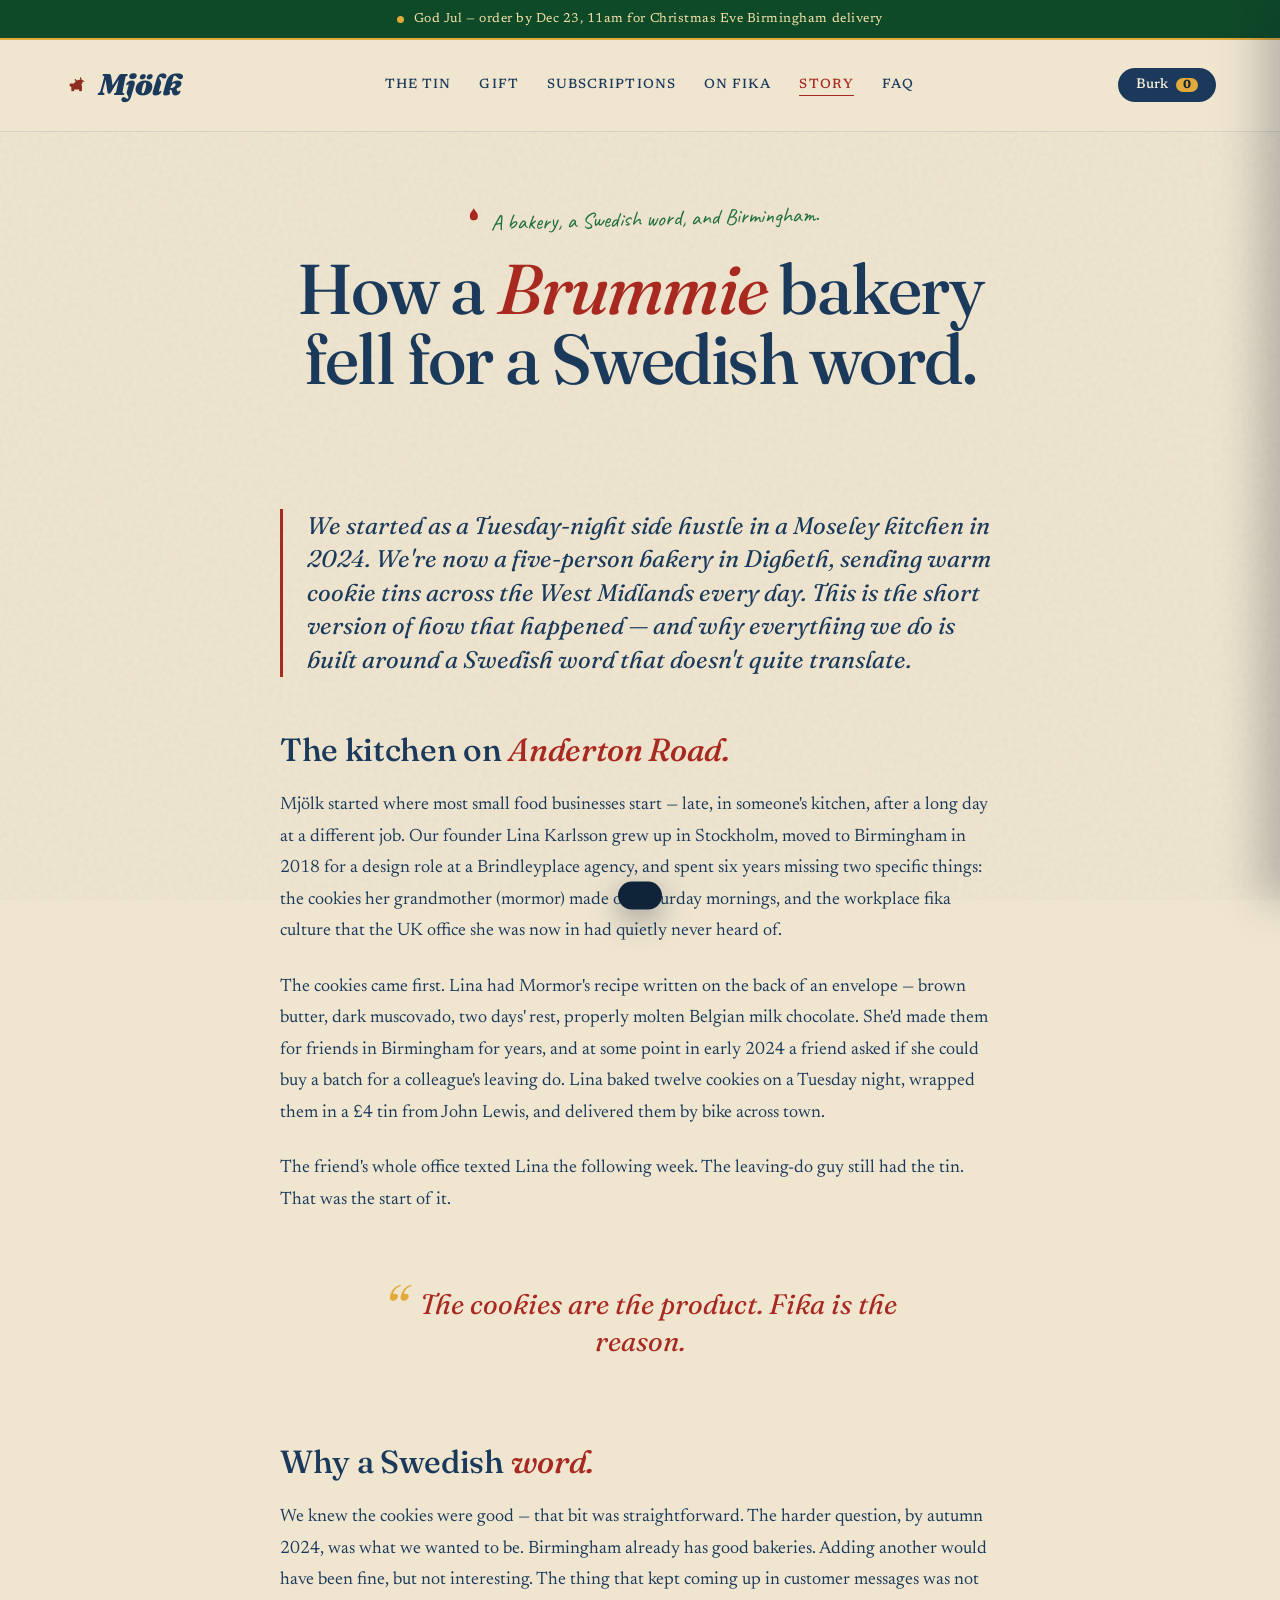
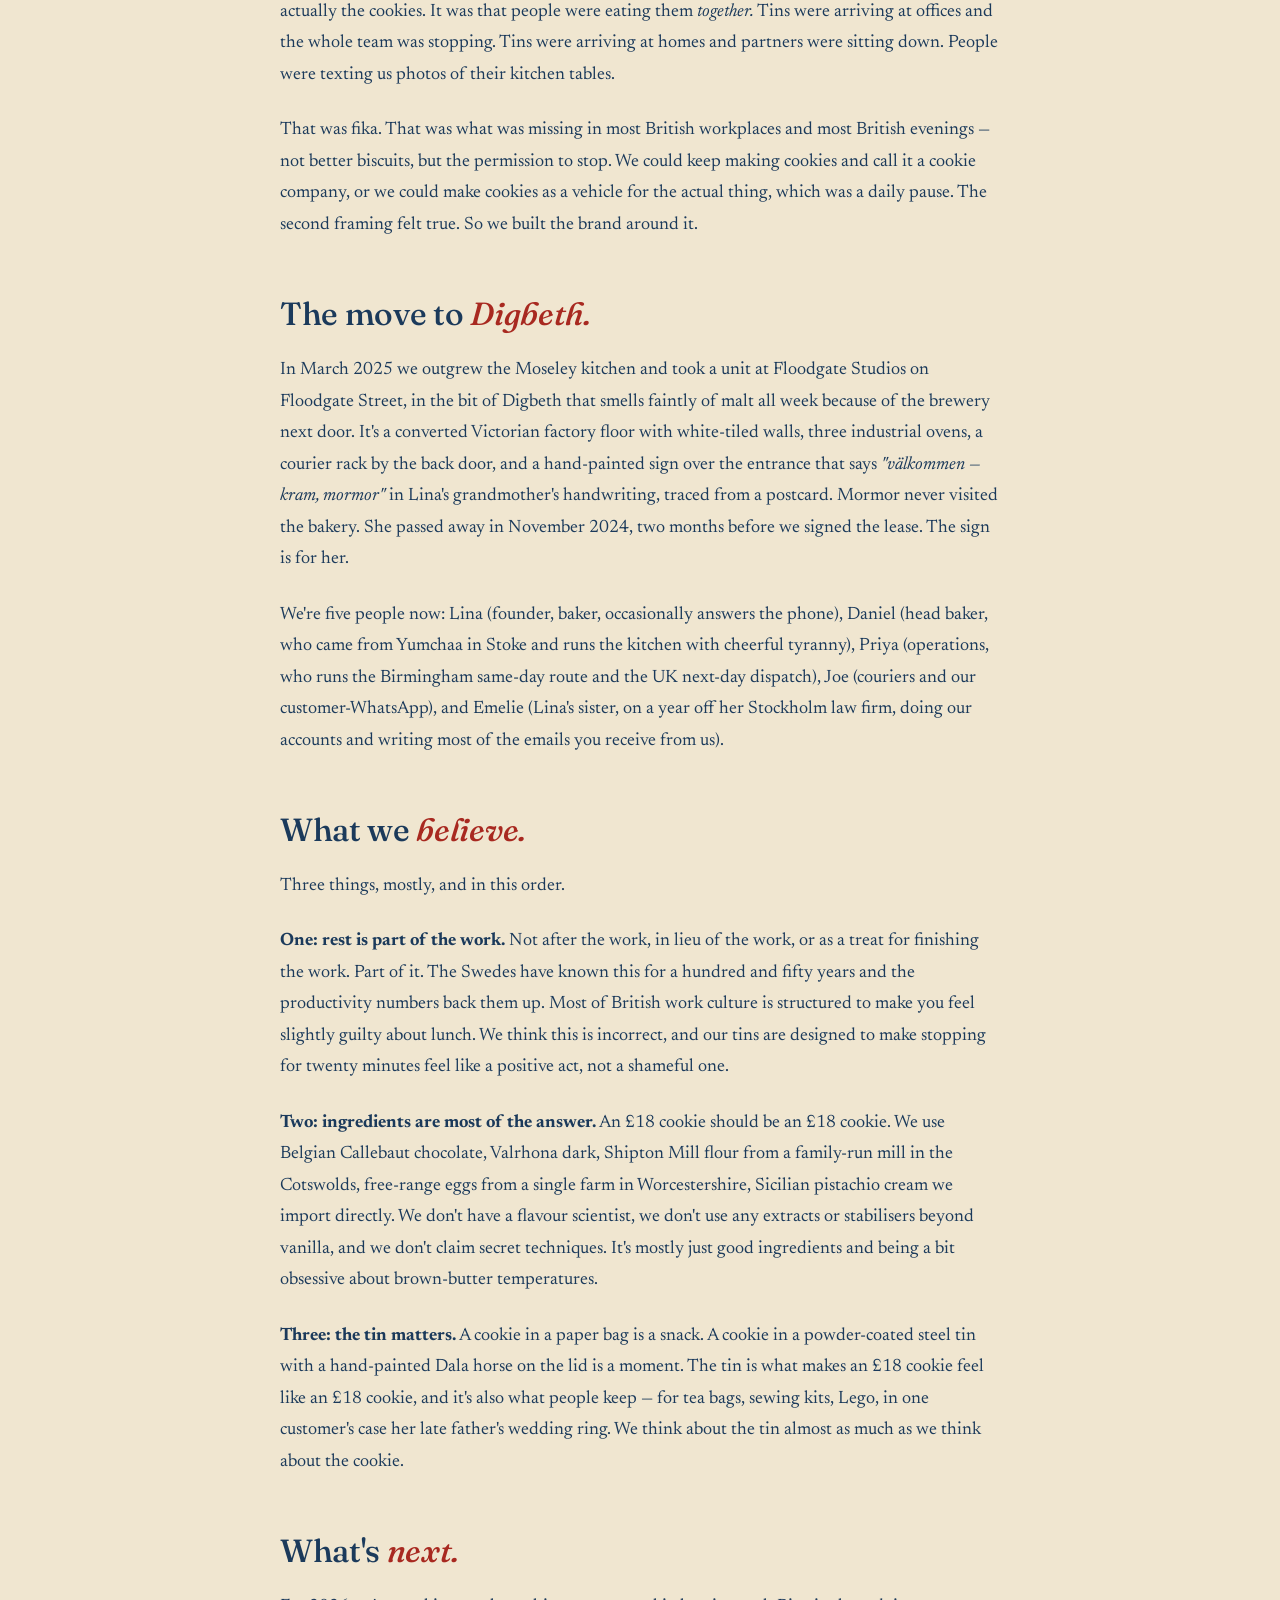
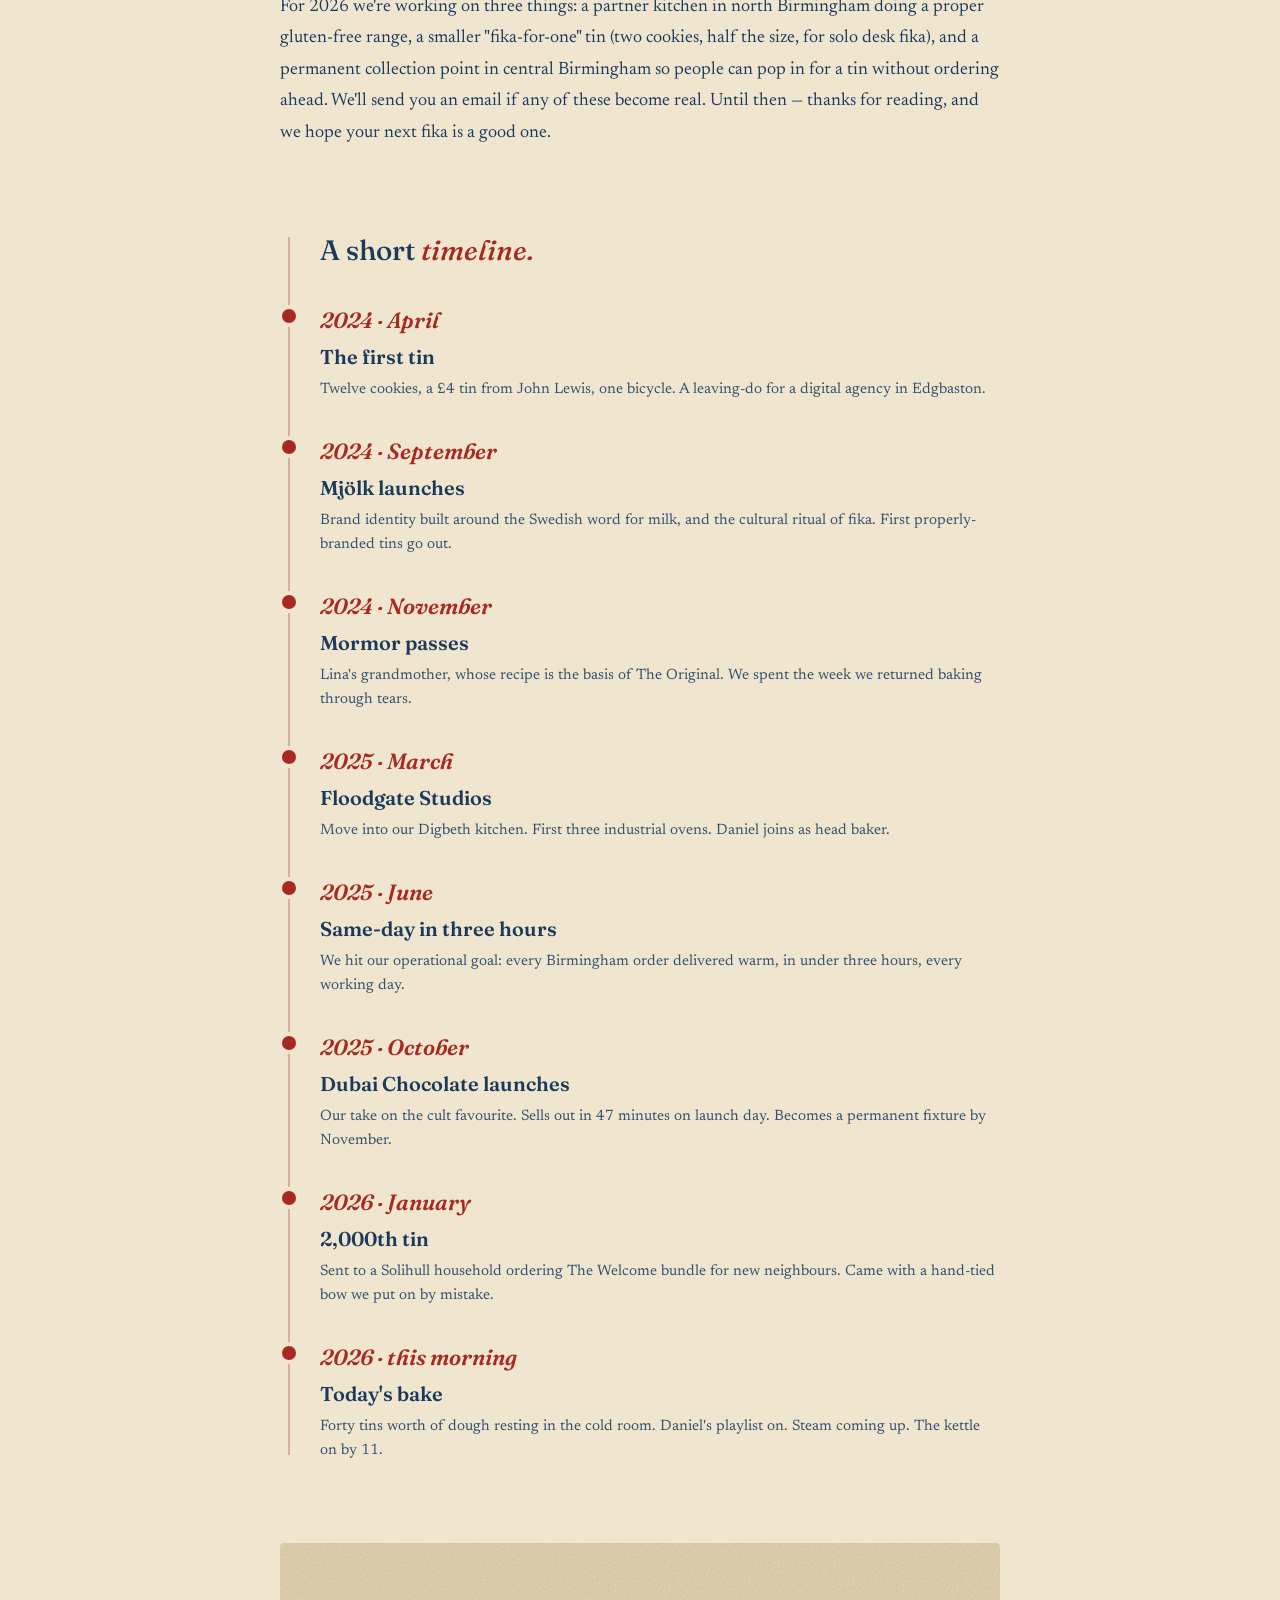
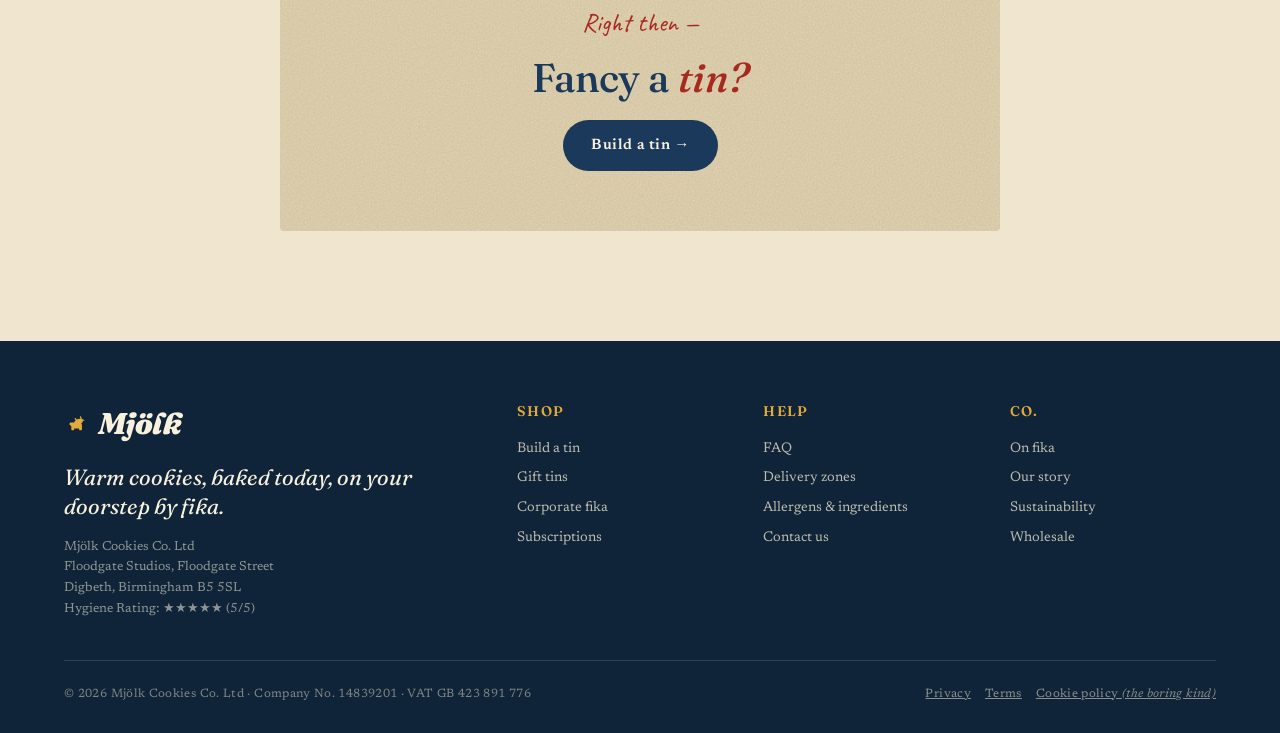
<file: our-story.html>
<!DOCTYPE html>
<html lang="en-GB">
<head>
<meta charset="UTF-8">
<meta name="viewport" content="width=device-width, initial-scale=1.0">
<link rel="icon" type="image/svg+xml" href="favicon.svg">
<link rel="apple-touch-icon" href="favicon.svg">
<title>Our Story — Mjölk Cookies</title>
<meta name="description" content="How a Birmingham bakery fell for a Swedish word. The story behind Mjölk Cookies, our four flavours, and why we built everything around fika.">
<link rel="preconnect" href="https://fonts.googleapis.com">
<link rel="preconnect" href="https://fonts.gstatic.com" crossorigin>
<link href="https://fonts.googleapis.com/css2?family=Fraunces:ital,opsz,wght@0,9..144,400;0,9..144,500;0,9..144,600;0,9..144,700;0,9..144,900;1,9..144,400;1,9..144,600;1,9..144,900&family=Newsreader:ital,wght@0,400;0,500;0,600;1,400;1,500&family=Caveat:wght@500;700&display=swap" rel="stylesheet">
<link rel="stylesheet" href="styles.css">
<script src="theme-init.js"></script>
</head>
<body>

<div class="topbar">
  <span class="pulse"></span>
  Order by <strong>11am Mon–Fri</strong> for <strong>same-day Birmingham</strong> · UK next-day · Free over <strong>£60</strong>
</div>

<nav class="site-nav">
  <a href="index.html" class="logo">
    <svg class="dala" viewBox="0 0 64 64"><path fill="#8E2D1F" d="M51 24c-1.5-2.5-4-4-7-4.5L42 14c-.3-.8-1.2-1.2-2-.9-.7.3-1.1 1-.9 1.7l1.2 4.5c-3-.2-6 .3-8.5 1.5l-3-3c-.6-.6-1.6-.6-2.2 0-.6.6-.6 1.6 0 2.2l2.5 2.5c-2 1.5-3.5 3.5-4.3 5.8H17c-2 0-3.5 1.5-3.5 3.5 0 1.2.6 2.3 1.5 3l3 2v8.7c0 1 .8 1.8 1.8 1.8h3.5c1 0 1.8-.8 1.8-1.8v-2.4h12v2.4c0 1 .8 1.8 1.8 1.8h3.5c1 0 1.8-.8 1.8-1.8V35.5c0-2-.7-3.8-1.8-5.3 1.7-.7 3-2 3.7-3.7.4-1 .3-2-.1-2.5z"/><circle cx="46" cy="26" r="1.2" fill="#F0E6D0"/></svg>
    Mjölk
  </a>
  <ul>
    <li><a href="index.html#shop">The Tin</a></li>
    <li><a href="gift-tins.html">Gift</a></li>
    <li><a href="subscriptions.html">Subscriptions</a></li>
    <li><a href="index.html#fika">On Fika</a></li>
    <li><a href="our-story.html">Story</a></li>
    <li><a href="index.html#faq">FAQ</a></li>
  </ul>
  <div class="nav-right">
    <button class="cart-btn" onclick="openCart()">Burk <span class="cart-count" data-cart-count>0</span></button>
    <button class="mobile-menu-btn" onclick="toggleMobileMenu()" aria-label="Menu">
      <svg viewBox="0 0 24 24" fill="none" stroke="currentColor" stroke-width="2"><path d="M3 6h18M3 12h18M3 18h18"/></svg>
    </button>
  </div>
</nav>

<!-- Page hero -->
<section class="page-hero">
  <span class="eyebrow">
    <svg viewBox="0 0 24 24" fill="none"><path d="M12 2c2 4 4 4 4 8a4 4 0 11-8 0c0-4 2-4 4-8z" fill="#8E2D1F"/></svg>
    A bakery, a Swedish word, and Birmingham.
  </span>
  <h1>How a <span class="it">Brummie</span> bakery<br>fell for a Swedish word.</h1>
</section>

<!-- Long-form story -->
<section style="padding-top: 30px">
  <div class="story-content">
    <p class="lede-p">
      We started as a Tuesday-night side hustle in a Moseley kitchen in 2024. We're now a five-person
      bakery in Digbeth, sending warm cookie tins across the West Midlands every day. This is the
      short version of how that happened — and why everything we do is built around a Swedish word
      that doesn't quite translate.
    </p>

    <h3>The kitchen on <span class="it">Anderton Road.</span></h3>
    <p>
      Mjölk started where most small food businesses start — late, in someone's kitchen, after a long
      day at a different job. Our founder Lina Karlsson grew up in Stockholm, moved to Birmingham in
      2018 for a design role at a Brindleyplace agency, and spent six years missing two specific things:
      the cookies her grandmother (mormor) made on Saturday mornings, and the workplace fika culture
      that the UK office she was now in had quietly never heard of.
    </p>
    <p>
      The cookies came first. Lina had Mormor's recipe written on the back of an envelope —
      brown butter, dark muscovado, two days' rest, properly molten Belgian milk chocolate.
      She'd made them for friends in Birmingham for years, and at some point in early 2024 a friend
      asked if she could buy a batch for a colleague's leaving do. Lina baked twelve cookies on a
      Tuesday night, wrapped them in a £4 tin from John Lewis, and delivered them by bike across town.
    </p>
    <p>
      The friend's whole office texted Lina the following week. The leaving-do guy still had the tin.
      That was the start of it.
    </p>

    <blockquote>
      The cookies are the product. Fika is the reason.
    </blockquote>

    <h3>Why a Swedish <span class="it">word.</span></h3>
    <p>
      We knew the cookies were good — that bit was straightforward. The harder question, by autumn
      2024, was what we wanted to be. Birmingham already has good bakeries. Adding another would
      have been fine, but not interesting. The thing that kept coming up in customer messages was
      not actually the cookies. It was that people were eating them <em>together.</em> Tins were
      arriving at offices and the whole team was stopping. Tins were arriving at homes and partners
      were sitting down. People were texting us photos of their kitchen tables.
    </p>
    <p>
      That was fika. That was what was missing in most British workplaces and most British evenings —
      not better biscuits, but the permission to stop. We could keep making cookies and call it a
      cookie company, or we could make cookies as a vehicle for the actual thing, which was a daily
      pause. The second framing felt true. So we built the brand around it.
    </p>

    <h3>The move to <span class="it">Digbeth.</span></h3>
    <p>
      In March 2025 we outgrew the Moseley kitchen and took a unit at Floodgate Studios on Floodgate
      Street, in the bit of Digbeth that smells faintly of malt all week because of the brewery next
      door. It's a converted Victorian factory floor with white-tiled walls, three industrial ovens,
      a courier rack by the back door, and a hand-painted sign over the entrance that says
      <em>"välkommen — kram, mormor"</em> in Lina's grandmother's handwriting, traced from a postcard.
      Mormor never visited the bakery. She passed away in November 2024, two months before we
      signed the lease. The sign is for her.
    </p>
    <p>
      We're five people now: Lina (founder, baker, occasionally answers the phone), Daniel (head
      baker, who came from Yumchaa in Stoke and runs the kitchen with cheerful tyranny), Priya
      (operations, who runs the Birmingham same-day route and the UK next-day dispatch),
      Joe (couriers and our customer-WhatsApp), and Emelie (Lina's sister, on a year off her
      Stockholm law firm, doing our accounts and writing most of the emails you receive from us).
    </p>

    <h3>What we <span class="it">believe.</span></h3>
    <p>
      Three things, mostly, and in this order.
    </p>
    <p>
      <strong>One: rest is part of the work.</strong> Not after the work, in lieu of the work, or
      as a treat for finishing the work. Part of it. The Swedes have known this for a hundred and
      fifty years and the productivity numbers back them up. Most of British work culture is
      structured to make you feel slightly guilty about lunch. We think this is incorrect, and our
      tins are designed to make stopping for twenty minutes feel like a positive act, not a
      shameful one.
    </p>
    <p>
      <strong>Two: ingredients are most of the answer.</strong> An £18 cookie should be an £18
      cookie. We use Belgian Callebaut chocolate, Valrhona dark, Shipton Mill flour from a
      family-run mill in the Cotswolds, free-range eggs from a single farm in Worcestershire,
      Sicilian pistachio cream we import directly. We don't have a flavour scientist, we don't
      use any extracts or stabilisers beyond vanilla, and we don't claim secret techniques. It's
      mostly just good ingredients and being a bit obsessive about brown-butter temperatures.
    </p>
    <p>
      <strong>Three: the tin matters.</strong> A cookie in a paper bag is a snack. A cookie in
      a powder-coated steel tin with a hand-painted Dala horse on the lid is a moment. The tin
      is what makes an £18 cookie feel like an £18 cookie, and it's also what people keep — for
      tea bags, sewing kits, Lego, in one customer's case her late father's wedding ring. We
      think about the tin almost as much as we think about the cookie.
    </p>

    <h3>What's <span class="it">next.</span></h3>
    <p>
      For 2026 we're working on three things: a partner kitchen in north Birmingham doing a
      proper gluten-free range, a smaller "fika-for-one" tin (two cookies, half the size, for
      solo desk fika), and a permanent collection point in central Birmingham so people can
      pop in for a tin without ordering ahead. We'll send you an email if any of these become
      real. Until then — thanks for reading, and we hope your next fika is a good one.
    </p>
  </div>

  <!-- Timeline -->
  <div class="timeline" style="margin-top: 80px">
    <h3 style="font-family: 'Fraunces', serif; font-size: 28px; font-weight: 500; color: var(--navy); margin-bottom: 30px; padding-left: 0">A short <span style="font-style: italic; color: var(--falu)">timeline.</span></h3>
    <div class="timeline-item">
      <div class="year">2024 · April</div>
      <h4>The first tin</h4>
      <p>Twelve cookies, a £4 tin from John Lewis, one bicycle. A leaving-do for a digital agency in Edgbaston.</p>
    </div>
    <div class="timeline-item">
      <div class="year">2024 · September</div>
      <h4>Mjölk launches</h4>
      <p>Brand identity built around the Swedish word for milk, and the cultural ritual of fika. First properly-branded tins go out.</p>
    </div>
    <div class="timeline-item">
      <div class="year">2024 · November</div>
      <h4>Mormor passes</h4>
      <p>Lina's grandmother, whose recipe is the basis of The Original. We spent the week we returned baking through tears.</p>
    </div>
    <div class="timeline-item">
      <div class="year">2025 · March</div>
      <h4>Floodgate Studios</h4>
      <p>Move into our Digbeth kitchen. First three industrial ovens. Daniel joins as head baker.</p>
    </div>
    <div class="timeline-item">
      <div class="year">2025 · June</div>
      <h4>Same-day in three hours</h4>
      <p>We hit our operational goal: every Birmingham order delivered warm, in under three hours, every working day.</p>
    </div>
    <div class="timeline-item">
      <div class="year">2025 · October</div>
      <h4>Dubai Chocolate launches</h4>
      <p>Our take on the cult favourite. Sells out in 47 minutes on launch day. Becomes a permanent fixture by November.</p>
    </div>
    <div class="timeline-item">
      <div class="year">2026 · January</div>
      <h4>2,000th tin</h4>
      <p>Sent to a Solihull household ordering The Welcome bundle for new neighbours. Came with a hand-tied bow we put on by mistake.</p>
    </div>
    <div class="timeline-item">
      <div class="year">2026 · this morning</div>
      <h4>Today's bake</h4>
      <p>Forty tins worth of dough resting in the cold room. Daniel's playlist on. Steam coming up. The kettle on by 11.</p>
    </div>
  </div>

  <!-- CTA -->
  <div style="text-align: center; margin-top: 80px; padding: 60px 20px; background: var(--cream-deep); background-image: var(--grain); background-blend-mode: multiply; border-radius: 4px; max-width: 720px; margin-left: auto; margin-right: auto">
    <p style="font-family: 'Caveat', cursive; font-size: 26px; color: var(--falu); margin-bottom: 12px">Right then —</p>
    <h3 style="font-family: 'Fraunces', serif; font-size: clamp(28px, 3.5vw, 40px); font-weight: 500; color: var(--navy); line-height: 1.1; margin-bottom: 20px; letter-spacing: -.01em">Fancy a <span style="font-style: italic; color: var(--falu)">tin?</span></h3>
    <a href="index.html#shop" class="btn-primary">Build a tin →</a>
  </div>
</section>

<!-- Footer -->
<footer>
  <div class="footer-grid">
    <div>
      <a href="index.html" class="logo" style="color: var(--cream-light); margin-bottom: 16px; display: inline-flex">
        <svg class="dala" viewBox="0 0 64 64"><path fill="#E2A93B" d="M51 24c-1.5-2.5-4-4-7-4.5L42 14c-.3-.8-1.2-1.2-2-.9-.7.3-1.1 1-.9 1.7l1.2 4.5c-3-.2-6 .3-8.5 1.5l-3-3c-.6-.6-1.6-.6-2.2 0-.6.6-.6 1.6 0 2.2l2.5 2.5c-2 1.5-3.5 3.5-4.3 5.8H17c-2 0-3.5 1.5-3.5 3.5 0 1.2.6 2.3 1.5 3l3 2v8.7c0 1 .8 1.8 1.8 1.8h3.5c1 0 1.8-.8 1.8-1.8v-2.4h12v2.4c0 1 .8 1.8 1.8 1.8h3.5c1 0 1.8-.8 1.8-1.8V35.5c0-2-.7-3.8-1.8-5.3 1.7-.7 3-2 3.7-3.7.4-1 .3-2-.1-2.5z"/></svg>
        Mjölk
      </a>
      <div class="footer-tag">Warm cookies, baked today, on your doorstep by fika.</div>
      <div style="font-size: 13px; opacity: .55; line-height: 1.6">Mjölk Cookies Co. Ltd<br>Floodgate Studios, Floodgate Street<br>Digbeth, Birmingham B5 5SL<br>Hygiene Rating: ★★★★★ (5/5)</div>
    </div>
    <div><h5>Shop</h5><ul><li><a href="index.html#shop">Build a tin</a></li><li><a href="gift-tins.html">Gift tins</a></li><li><a href="corporate.html">Corporate fika</a></li><li><a href="subscriptions.html">Subscriptions</a></li></ul></div>
    <div><h5>Help</h5><ul><li><a href="index.html#faq">FAQ</a></li><li><a href="delivery.html">Delivery zones</a></li><li><a href="allergens.html">Allergens & ingredients</a></li><li><a href="contact.html">Contact us</a></li></ul></div>
    <div><h5>Co.</h5><ul><li><a href="index.html#fika">On fika</a></li><li><a href="our-story.html">Our story</a></li><li><a href="sustainability.html">Sustainability</a></li><li><a href="wholesale.html">Wholesale</a></li></ul></div>
  </div>
  <div class="footer-bottom">
    <div>© 2026 Mjölk Cookies Co. Ltd · Company No. 14839201 · VAT GB 423 891 776</div>
    <div><a href="privacy" style="color: rgba(240,230,208,.55); margin-right: 14px">Privacy</a><a href="terms" style="color: rgba(240,230,208,.55); margin-right: 14px">Terms</a><a href="cookies" style="color: rgba(240,230,208,.55)">Cookie policy <em>(the boring kind)</em></a></div>
  </div>
</footer>

<div class="sticky-cta">
  <div class="sticky-cta-left"><div class="label">Your tin</div><div class="price" id="sticky-price">£0.00</div></div>
  <a href="index.html#shop">Build a tin →</a>
</div>

<div class="cart-overlay" id="cart-overlay" onclick="closeCart()"></div>
<aside class="cart-drawer" id="cart-drawer">
  <div class="cart-head"><h3>Your tin</h3><button class="cart-close" onclick="closeCart()">×</button></div>
  <div class="cart-body" id="cart-body"></div>
  <div class="cart-foot">
    <div class="row"><span>Subtotal</span><span id="cart-subtotal">£0.00</span></div>
    <div class="row"><span>Delivery</span><span id="cart-delivery">£6.95</span></div>
    <div class="row total"><span>Total</span><span id="cart-total">£0.00</span></div>
    <button id="cart-checkout-btn" onclick="checkout()">Checkout →</button>
  </div>
</aside>

<div class="toast" id="toast"></div>
<script src="app.js"></script>
</body>
</html>
</file>
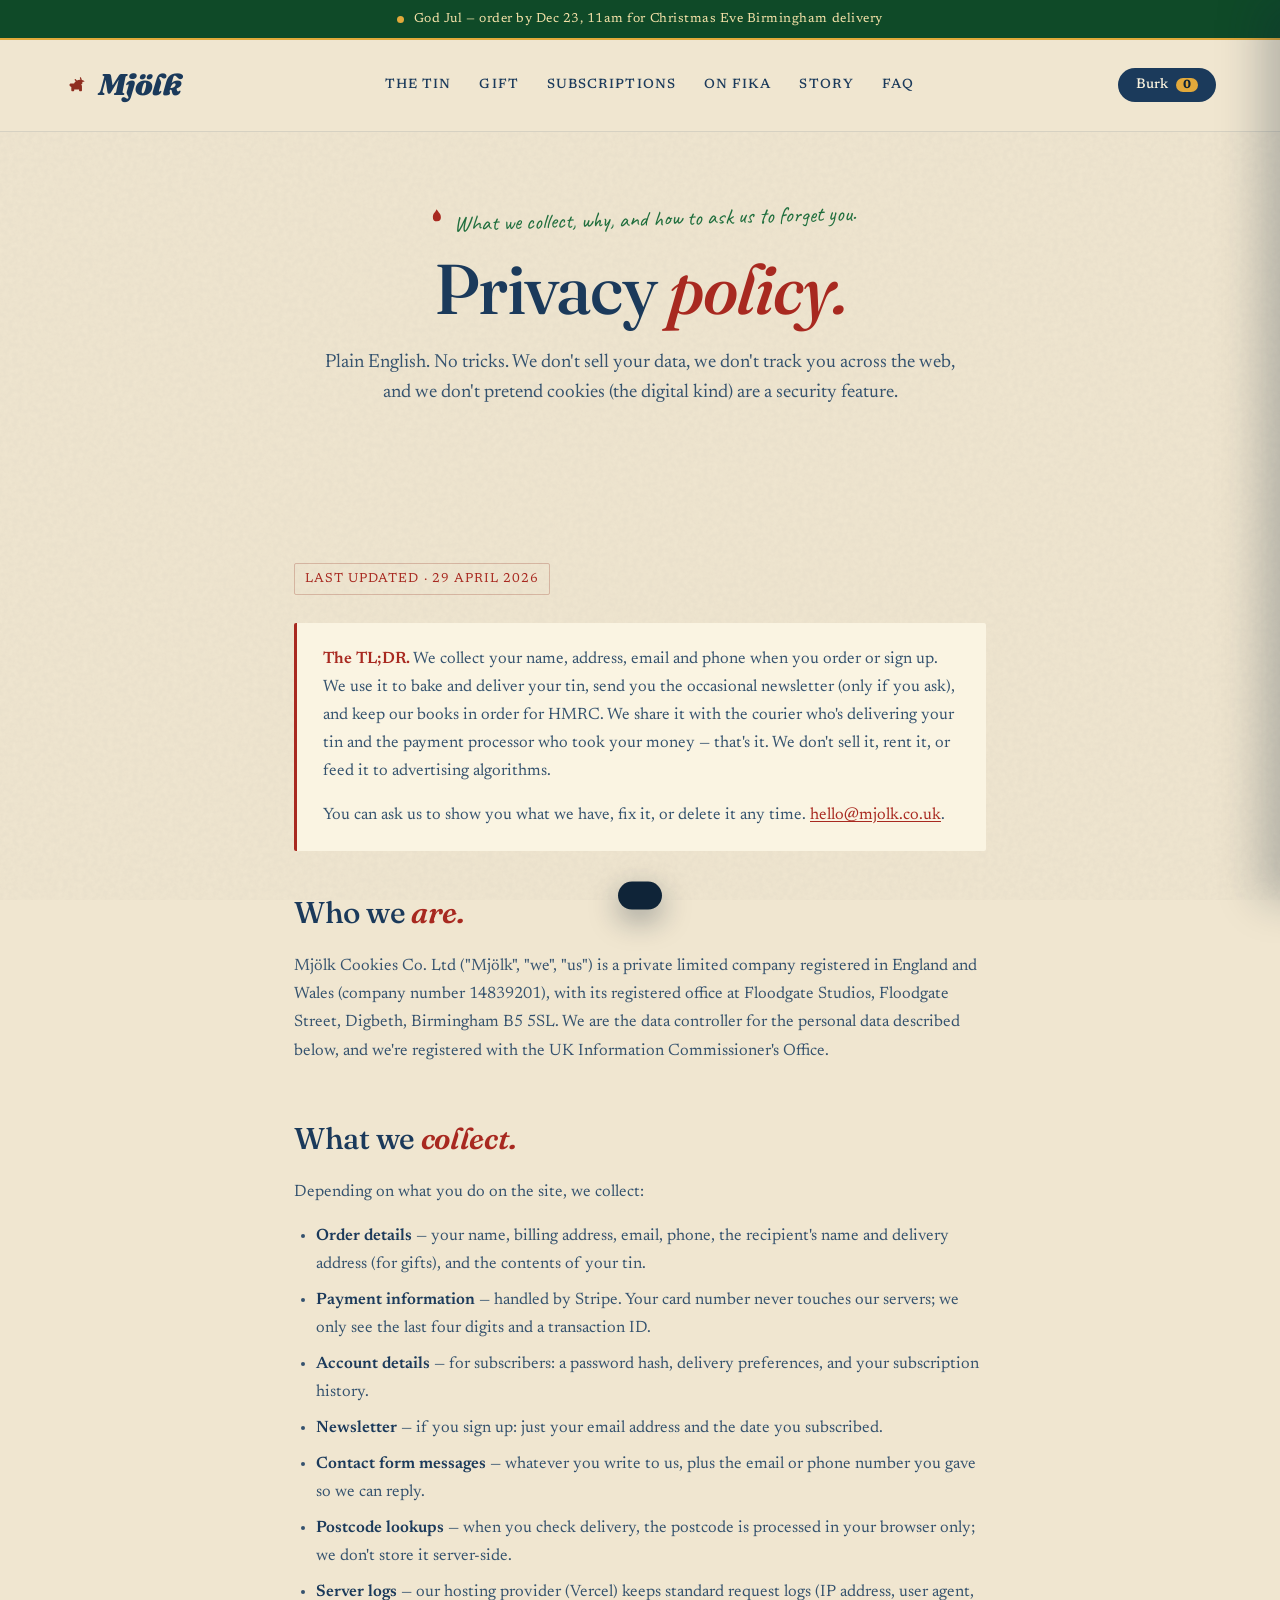
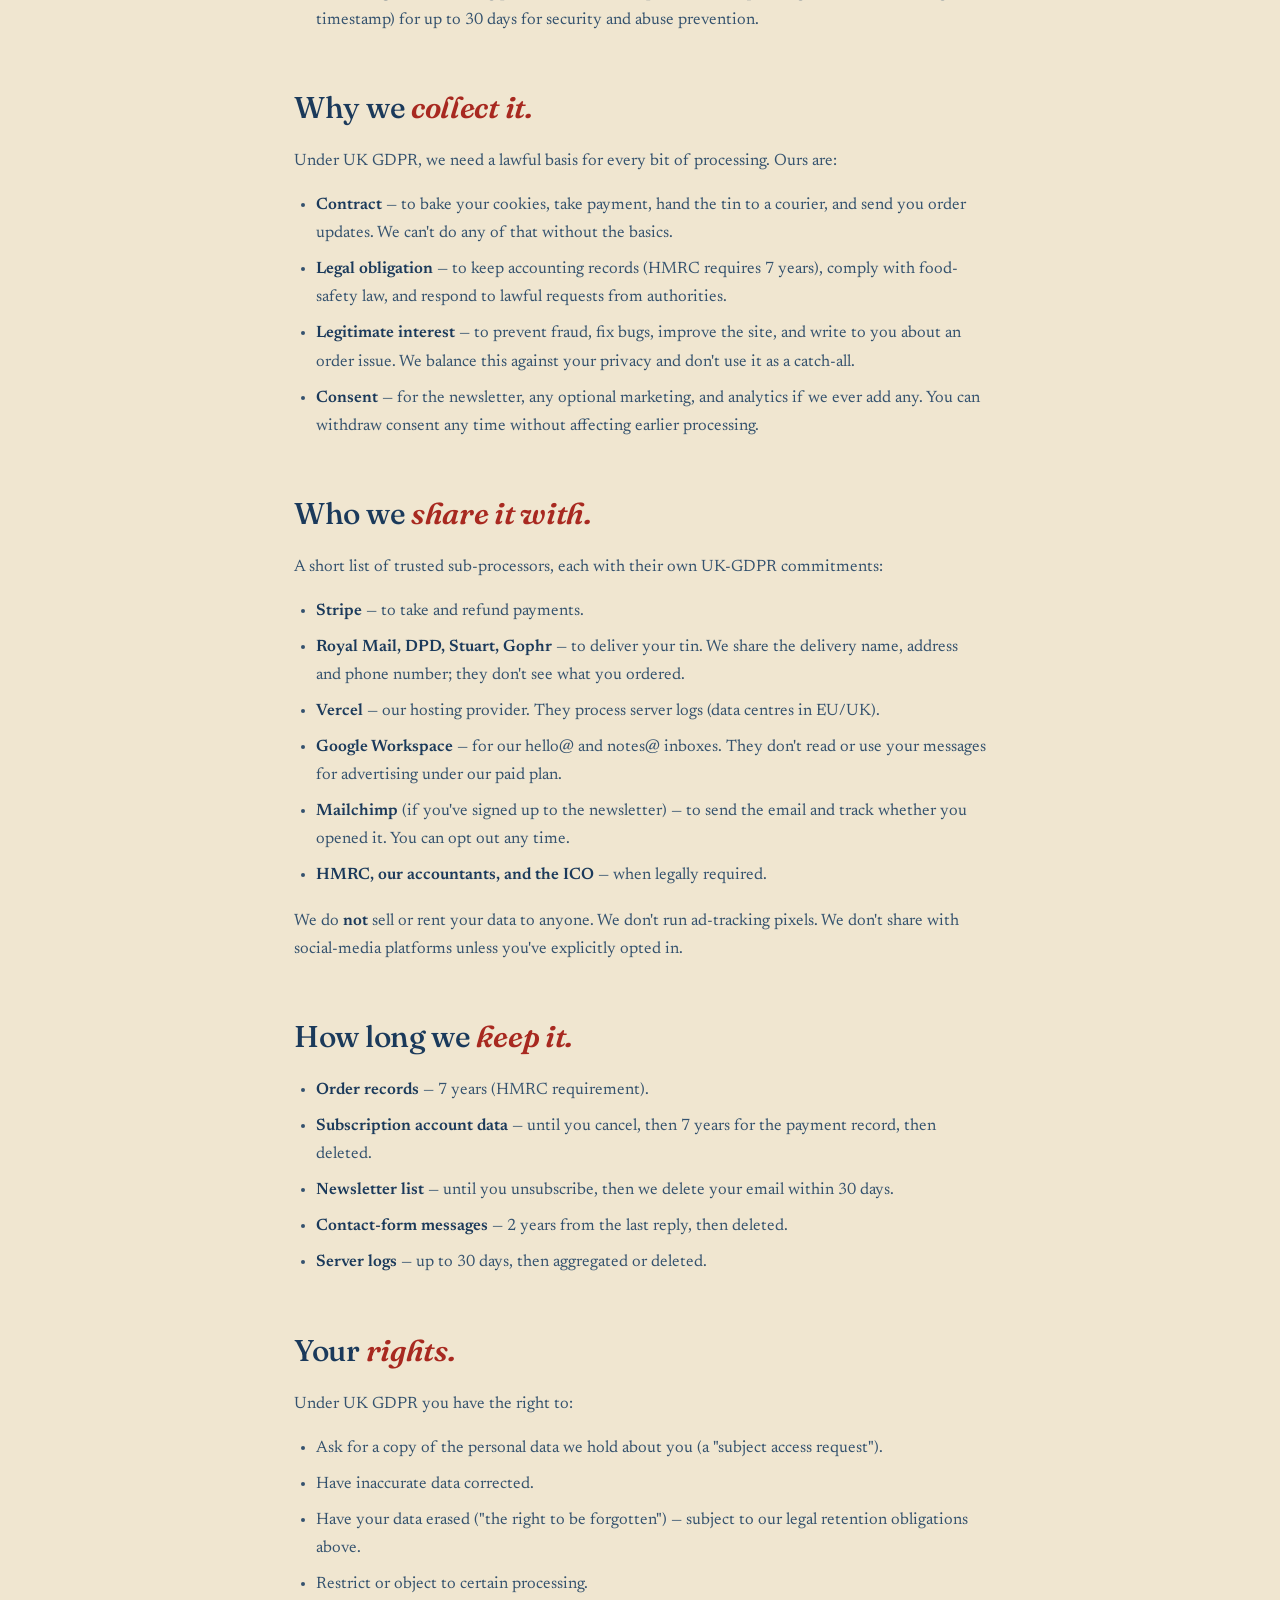
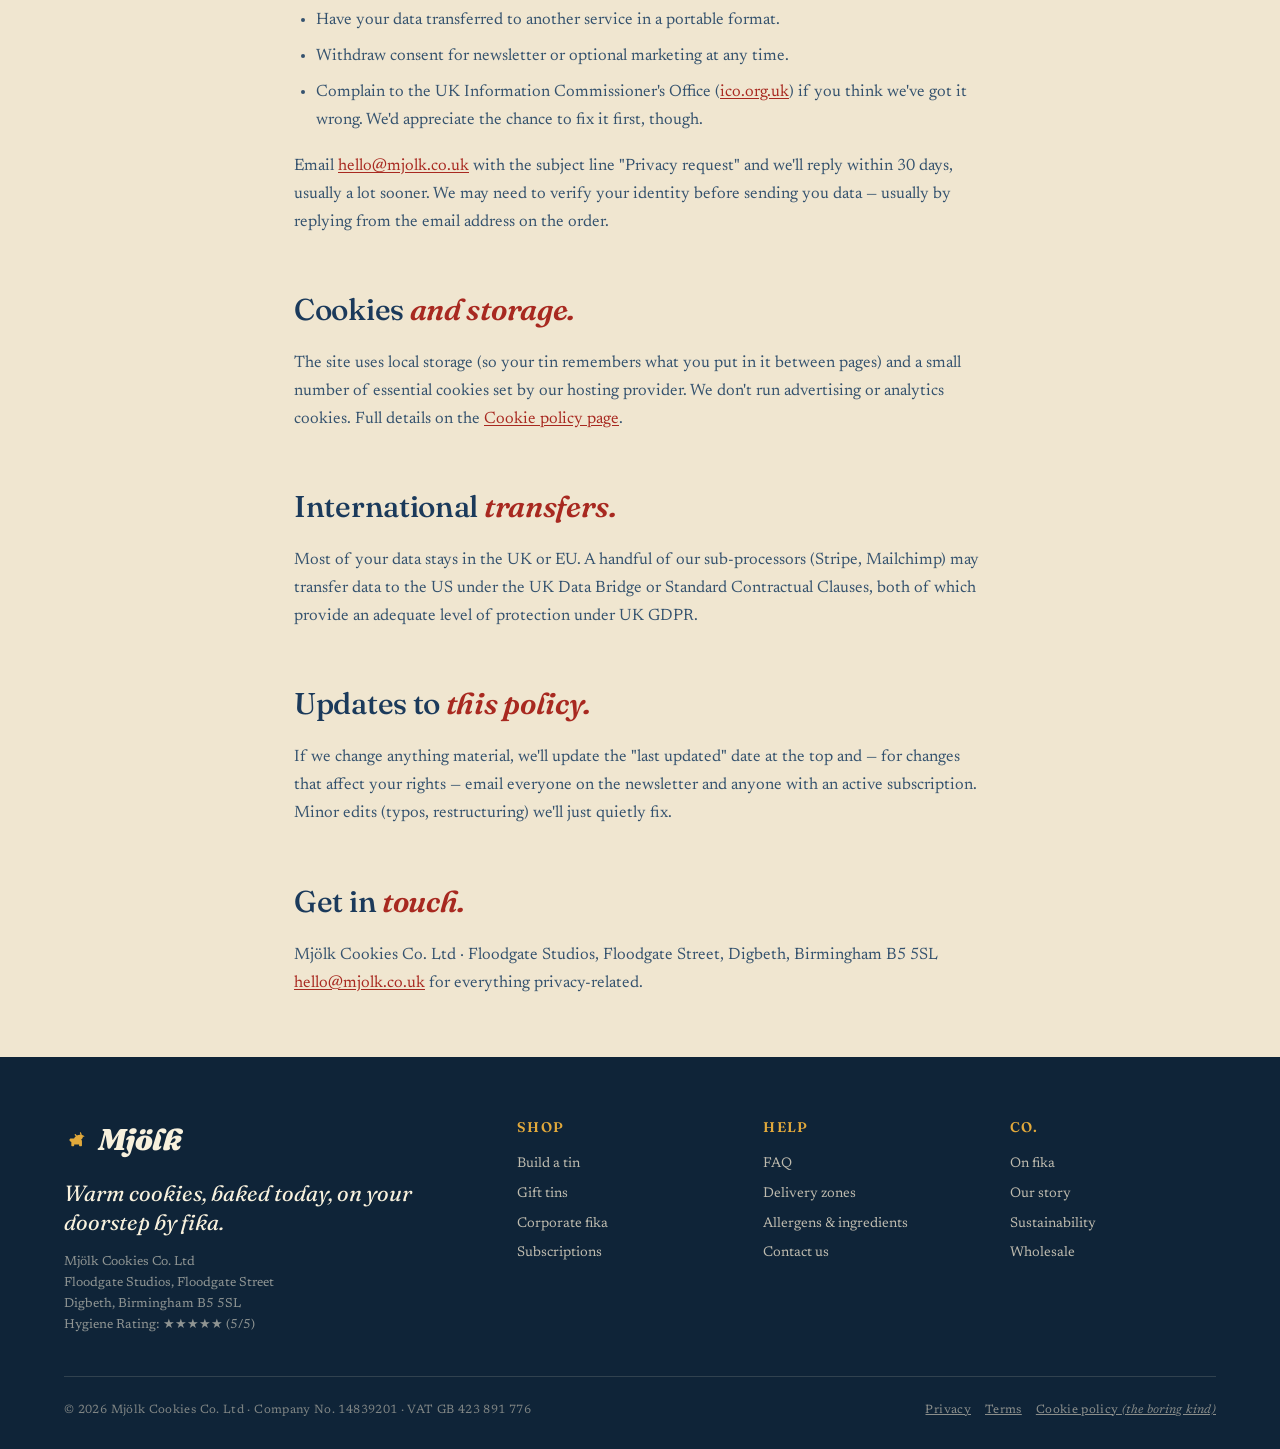
<file: privacy.html>
<!DOCTYPE html>
<html lang="en-GB">
<head>
<meta charset="UTF-8">
<meta name="viewport" content="width=device-width, initial-scale=1.0">
<link rel="icon" type="image/svg+xml" href="favicon.svg">
<link rel="apple-touch-icon" href="favicon.svg">
<title>Privacy Policy — Mjölk Cookies</title>
<meta name="description" content="What we collect, why, who we share it with, and how to ask us to forget you. Plain English, UK GDPR compliant.">
<link rel="preconnect" href="https://fonts.googleapis.com">
<link rel="preconnect" href="https://fonts.gstatic.com" crossorigin>
<link href="https://fonts.googleapis.com/css2?family=Fraunces:ital,opsz,wght@0,9..144,400;0,9..144,500;0,9..144,600;0,9..144,700;0,9..144,900;1,9..144,400;1,9..144,600;1,9..144,900&family=Newsreader:ital,wght@0,400;0,500;0,600;1,400;1,500&family=Caveat:wght@500;700&display=swap" rel="stylesheet">
<link rel="stylesheet" href="styles.css">
<script src="theme-init.js"></script>
</head>
<body>

<div class="topbar">
  <span class="pulse"></span>
  Order by <strong>11am Mon–Fri</strong> for <strong>same-day Birmingham</strong> · UK next-day · Free over <strong>£60</strong>
</div>

<nav class="site-nav">
  <a href="index.html" class="logo">
    <svg class="dala" viewBox="0 0 64 64"><path fill="#8E2D1F" d="M51 24c-1.5-2.5-4-4-7-4.5L42 14c-.3-.8-1.2-1.2-2-.9-.7.3-1.1 1-.9 1.7l1.2 4.5c-3-.2-6 .3-8.5 1.5l-3-3c-.6-.6-1.6-.6-2.2 0-.6.6-.6 1.6 0 2.2l2.5 2.5c-2 1.5-3.5 3.5-4.3 5.8H17c-2 0-3.5 1.5-3.5 3.5 0 1.2.6 2.3 1.5 3l3 2v8.7c0 1 .8 1.8 1.8 1.8h3.5c1 0 1.8-.8 1.8-1.8v-2.4h12v2.4c0 1 .8 1.8 1.8 1.8h3.5c1 0 1.8-.8 1.8-1.8V35.5c0-2-.7-3.8-1.8-5.3 1.7-.7 3-2 3.7-3.7.4-1 .3-2-.1-2.5z"/><circle cx="46" cy="26" r="1.2" fill="#F0E6D0"/></svg>
    Mjölk
  </a>
  <ul>
    <li><a href="index.html#shop">The Tin</a></li>
    <li><a href="gift-tins.html">Gift</a></li>
    <li><a href="subscriptions.html">Subscriptions</a></li>
    <li><a href="index.html#fika">On Fika</a></li>
    <li><a href="our-story.html">Story</a></li>
    <li><a href="index.html#faq">FAQ</a></li>
  </ul>
  <div class="nav-right">
    <button class="cart-btn" onclick="openCart()">Burk <span class="cart-count" data-cart-count>0</span></button>
    <button class="mobile-menu-btn" onclick="toggleMobileMenu()" aria-label="Menu">
      <svg viewBox="0 0 24 24" fill="none" stroke="currentColor" stroke-width="2"><path d="M3 6h18M3 12h18M3 18h18"/></svg>
    </button>
  </div>
</nav>

<section class="page-hero">
  <span class="eyebrow">
    <svg viewBox="0 0 24 24" fill="none"><path d="M12 2c2 4 4 4 4 8a4 4 0 11-8 0c0-4 2-4 4-8z" fill="#8E2D1F"/></svg>
    What we collect, why, and how to ask us to forget you.
  </span>
  <h1>Privacy <span class="it">policy.</span></h1>
  <p class="lede">
    Plain English. No tricks. We don't sell your data, we don't track you across the web,
    and we don't pretend cookies (the digital kind) are a security feature.
  </p>
</section>

<section class="page-section narrow legal-page">
  <span class="last-updated">Last updated · 29 April 2026</span>

  <div class="legal-tldr">
    <p><strong>The TL;DR.</strong> We collect your name, address, email and phone when you order or sign up. We use it to bake and deliver your tin, send you the occasional newsletter (only if you ask), and keep our books in order for HMRC. We share it with the courier who's delivering your tin and the payment processor who took your money — that's it. We don't sell it, rent it, or feed it to advertising algorithms.</p>
    <p>You can ask us to show you what we have, fix it, or delete it any time. <a href="mailto:hello@mjolk.co.uk">hello@mjolk.co.uk</a>.</p>
  </div>

  <h2>Who we <span class="it">are.</span></h2>
  <p>
    Mjölk Cookies Co. Ltd ("Mjölk", "we", "us") is a private limited company registered
    in England and Wales (company number 14839201), with its registered office at
    Floodgate Studios, Floodgate Street, Digbeth, Birmingham B5 5SL.
    We are the data controller for the personal data described below, and we're
    registered with the UK Information Commissioner's Office.
  </p>

  <h2>What we <span class="it">collect.</span></h2>
  <p>Depending on what you do on the site, we collect:</p>
  <ul>
    <li><strong>Order details</strong> — your name, billing address, email, phone, the recipient's name and delivery address (for gifts), and the contents of your tin.</li>
    <li><strong>Payment information</strong> — handled by Stripe. Your card number never touches our servers; we only see the last four digits and a transaction ID.</li>
    <li><strong>Account details</strong> — for subscribers: a password hash, delivery preferences, and your subscription history.</li>
    <li><strong>Newsletter</strong> — if you sign up: just your email address and the date you subscribed.</li>
    <li><strong>Contact form messages</strong> — whatever you write to us, plus the email or phone number you gave so we can reply.</li>
    <li><strong>Postcode lookups</strong> — when you check delivery, the postcode is processed in your browser only; we don't store it server-side.</li>
    <li><strong>Server logs</strong> — our hosting provider (Vercel) keeps standard request logs (IP address, user agent, timestamp) for up to 30 days for security and abuse prevention.</li>
  </ul>

  <h2>Why we <span class="it">collect it.</span></h2>
  <p>Under UK GDPR, we need a lawful basis for every bit of processing. Ours are:</p>
  <ul>
    <li><strong>Contract</strong> — to bake your cookies, take payment, hand the tin to a courier, and send you order updates. We can't do any of that without the basics.</li>
    <li><strong>Legal obligation</strong> — to keep accounting records (HMRC requires 7 years), comply with food-safety law, and respond to lawful requests from authorities.</li>
    <li><strong>Legitimate interest</strong> — to prevent fraud, fix bugs, improve the site, and write to you about an order issue. We balance this against your privacy and don't use it as a catch-all.</li>
    <li><strong>Consent</strong> — for the newsletter, any optional marketing, and analytics if we ever add any. You can withdraw consent any time without affecting earlier processing.</li>
  </ul>

  <h2>Who we <span class="it">share it with.</span></h2>
  <p>A short list of trusted sub-processors, each with their own UK-GDPR commitments:</p>
  <ul>
    <li><strong>Stripe</strong> — to take and refund payments.</li>
    <li><strong>Royal Mail, DPD, Stuart, Gophr</strong> — to deliver your tin. We share the delivery name, address and phone number; they don't see what you ordered.</li>
    <li><strong>Vercel</strong> — our hosting provider. They process server logs (data centres in EU/UK).</li>
    <li><strong>Google Workspace</strong> — for our hello@ and notes@ inboxes. They don't read or use your messages for advertising under our paid plan.</li>
    <li><strong>Mailchimp</strong> (if you've signed up to the newsletter) — to send the email and track whether you opened it. You can opt out any time.</li>
    <li><strong>HMRC, our accountants, and the ICO</strong> — when legally required.</li>
  </ul>
  <p>
    We do <strong>not</strong> sell or rent your data to anyone. We don't run ad-tracking pixels.
    We don't share with social-media platforms unless you've explicitly opted in.
  </p>

  <h2>How long we <span class="it">keep it.</span></h2>
  <ul>
    <li><strong>Order records</strong> — 7 years (HMRC requirement).</li>
    <li><strong>Subscription account data</strong> — until you cancel, then 7 years for the payment record, then deleted.</li>
    <li><strong>Newsletter list</strong> — until you unsubscribe, then we delete your email within 30 days.</li>
    <li><strong>Contact-form messages</strong> — 2 years from the last reply, then deleted.</li>
    <li><strong>Server logs</strong> — up to 30 days, then aggregated or deleted.</li>
  </ul>

  <h2>Your <span class="it">rights.</span></h2>
  <p>Under UK GDPR you have the right to:</p>
  <ul>
    <li>Ask for a copy of the personal data we hold about you (a "subject access request").</li>
    <li>Have inaccurate data corrected.</li>
    <li>Have your data erased ("the right to be forgotten") — subject to our legal retention obligations above.</li>
    <li>Restrict or object to certain processing.</li>
    <li>Have your data transferred to another service in a portable format.</li>
    <li>Withdraw consent for newsletter or optional marketing at any time.</li>
    <li>Complain to the UK Information Commissioner's Office (<a href="https://ico.org.uk">ico.org.uk</a>) if you think we've got it wrong. We'd appreciate the chance to fix it first, though.</li>
  </ul>
  <p>
    Email <a href="mailto:hello@mjolk.co.uk">hello@mjolk.co.uk</a> with the subject line
    "Privacy request" and we'll reply within 30 days, usually a lot sooner. We may need
    to verify your identity before sending you data — usually by replying from the email
    address on the order.
  </p>

  <h2>Cookies <span class="it">and storage.</span></h2>
  <p>
    The site uses local storage (so your tin remembers what you put in it between pages)
    and a small number of essential cookies set by our hosting provider. We don't run
    advertising or analytics cookies. Full details on the
    <a href="cookies">Cookie policy page</a>.
  </p>

  <h2>International <span class="it">transfers.</span></h2>
  <p>
    Most of your data stays in the UK or EU. A handful of our sub-processors (Stripe,
    Mailchimp) may transfer data to the US under the UK Data Bridge or Standard
    Contractual Clauses, both of which provide an adequate level of protection under
    UK GDPR.
  </p>

  <h2>Updates to <span class="it">this policy.</span></h2>
  <p>
    If we change anything material, we'll update the "last updated" date at the top
    and — for changes that affect your rights — email everyone on the newsletter and
    anyone with an active subscription. Minor edits (typos, restructuring) we'll just
    quietly fix.
  </p>

  <h2>Get in <span class="it">touch.</span></h2>
  <p>
    Mjölk Cookies Co. Ltd · Floodgate Studios, Floodgate Street, Digbeth, Birmingham B5 5SL<br>
    <a href="mailto:hello@mjolk.co.uk">hello@mjolk.co.uk</a> for everything privacy-related.
  </p>
</section>

<footer>
  <div class="footer-grid">
    <div>
      <a href="index.html" class="logo" style="color: var(--cream-light); margin-bottom: 16px; display: inline-flex">
        <svg class="dala" viewBox="0 0 64 64"><path fill="#E2A93B" d="M51 24c-1.5-2.5-4-4-7-4.5L42 14c-.3-.8-1.2-1.2-2-.9-.7.3-1.1 1-.9 1.7l1.2 4.5c-3-.2-6 .3-8.5 1.5l-3-3c-.6-.6-1.6-.6-2.2 0-.6.6-.6 1.6 0 2.2l2.5 2.5c-2 1.5-3.5 3.5-4.3 5.8H17c-2 0-3.5 1.5-3.5 3.5 0 1.2.6 2.3 1.5 3l3 2v8.7c0 1 .8 1.8 1.8 1.8h3.5c1 0 1.8-.8 1.8-1.8v-2.4h12v2.4c0 1 .8 1.8 1.8 1.8h3.5c1 0 1.8-.8 1.8-1.8V35.5c0-2-.7-3.8-1.8-5.3 1.7-.7 3-2 3.7-3.7.4-1 .3-2-.1-2.5z"/></svg>
        Mjölk
      </a>
      <div class="footer-tag">Warm cookies, baked today, on your doorstep by fika.</div>
      <div style="font-size: 13px; opacity: .55; line-height: 1.6">Mjölk Cookies Co. Ltd<br>Floodgate Studios, Floodgate Street<br>Digbeth, Birmingham B5 5SL<br>Hygiene Rating: ★★★★★ (5/5)</div>
    </div>
    <div><h5>Shop</h5><ul><li><a href="index.html#shop">Build a tin</a></li><li><a href="gift-tins.html">Gift tins</a></li><li><a href="corporate.html">Corporate fika</a></li><li><a href="subscriptions.html">Subscriptions</a></li></ul></div>
    <div><h5>Help</h5><ul><li><a href="index.html#faq">FAQ</a></li><li><a href="delivery.html">Delivery zones</a></li><li><a href="allergens.html">Allergens & ingredients</a></li><li><a href="contact.html">Contact us</a></li></ul></div>
    <div><h5>Co.</h5><ul><li><a href="index.html#fika">On fika</a></li><li><a href="our-story.html">Our story</a></li><li><a href="sustainability.html">Sustainability</a></li><li><a href="wholesale.html">Wholesale</a></li></ul></div>
  </div>
  <div class="footer-bottom">
    <div>© 2026 Mjölk Cookies Co. Ltd · Company No. 14839201 · VAT GB 423 891 776</div>
    <div><a href="privacy" style="color: rgba(240,230,208,.55); margin-right: 14px">Privacy</a><a href="terms" style="color: rgba(240,230,208,.55); margin-right: 14px">Terms</a><a href="cookies" style="color: rgba(240,230,208,.55)">Cookie policy <em>(the boring kind)</em></a></div>
  </div>
</footer>

<div class="cart-overlay" id="cart-overlay" onclick="closeCart()"></div>
<aside class="cart-drawer" id="cart-drawer">
  <div class="cart-head"><h3>Your tin</h3><button class="cart-close" onclick="closeCart()">×</button></div>
  <div class="cart-body" id="cart-body"></div>
  <div class="cart-foot">
    <div class="row"><span>Subtotal</span><span id="cart-subtotal">£0.00</span></div>
    <div class="row"><span>Delivery</span><span id="cart-delivery">£6.95</span></div>
    <div class="row total"><span>Total</span><span id="cart-total">£0.00</span></div>
    <button id="cart-checkout-btn" onclick="checkout()">Checkout →</button>
  </div>
</aside>

<div class="toast" id="toast"></div>

<script src="app.js"></script>
</body>
</html>
</file>
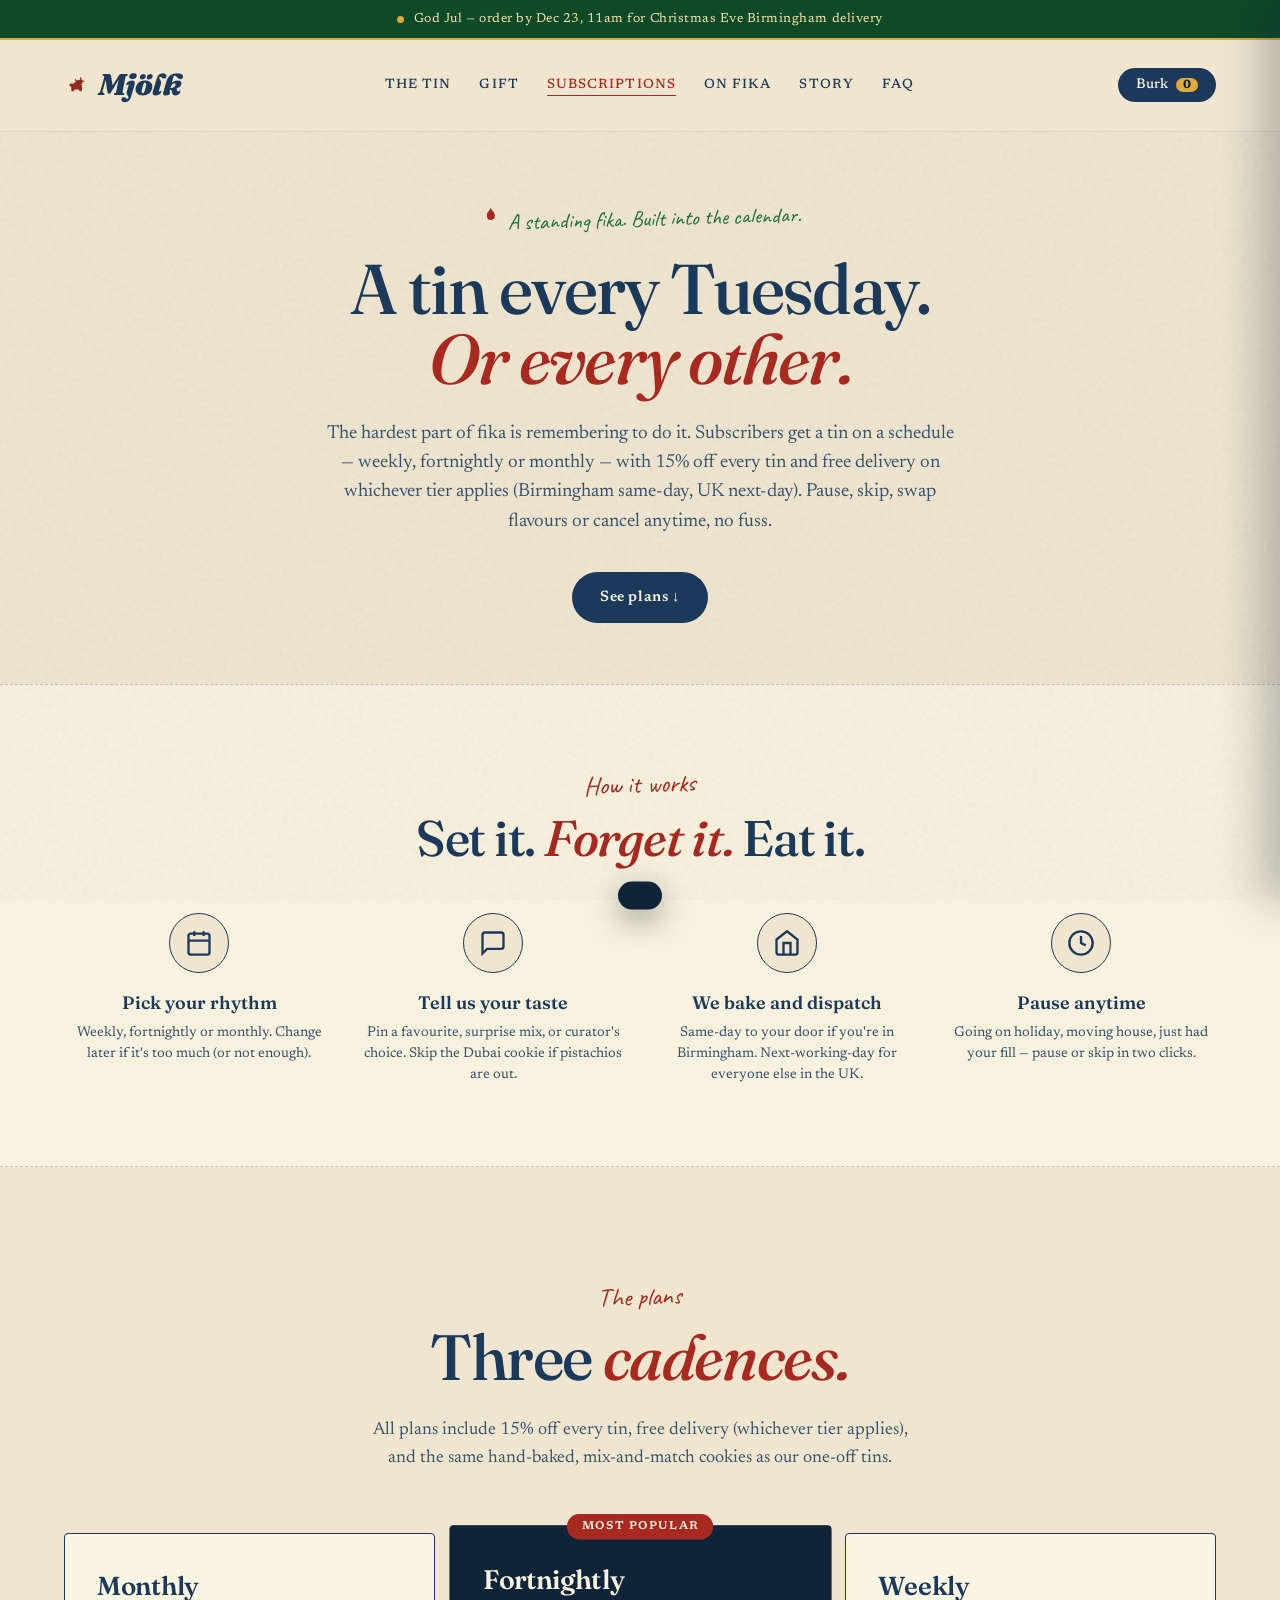
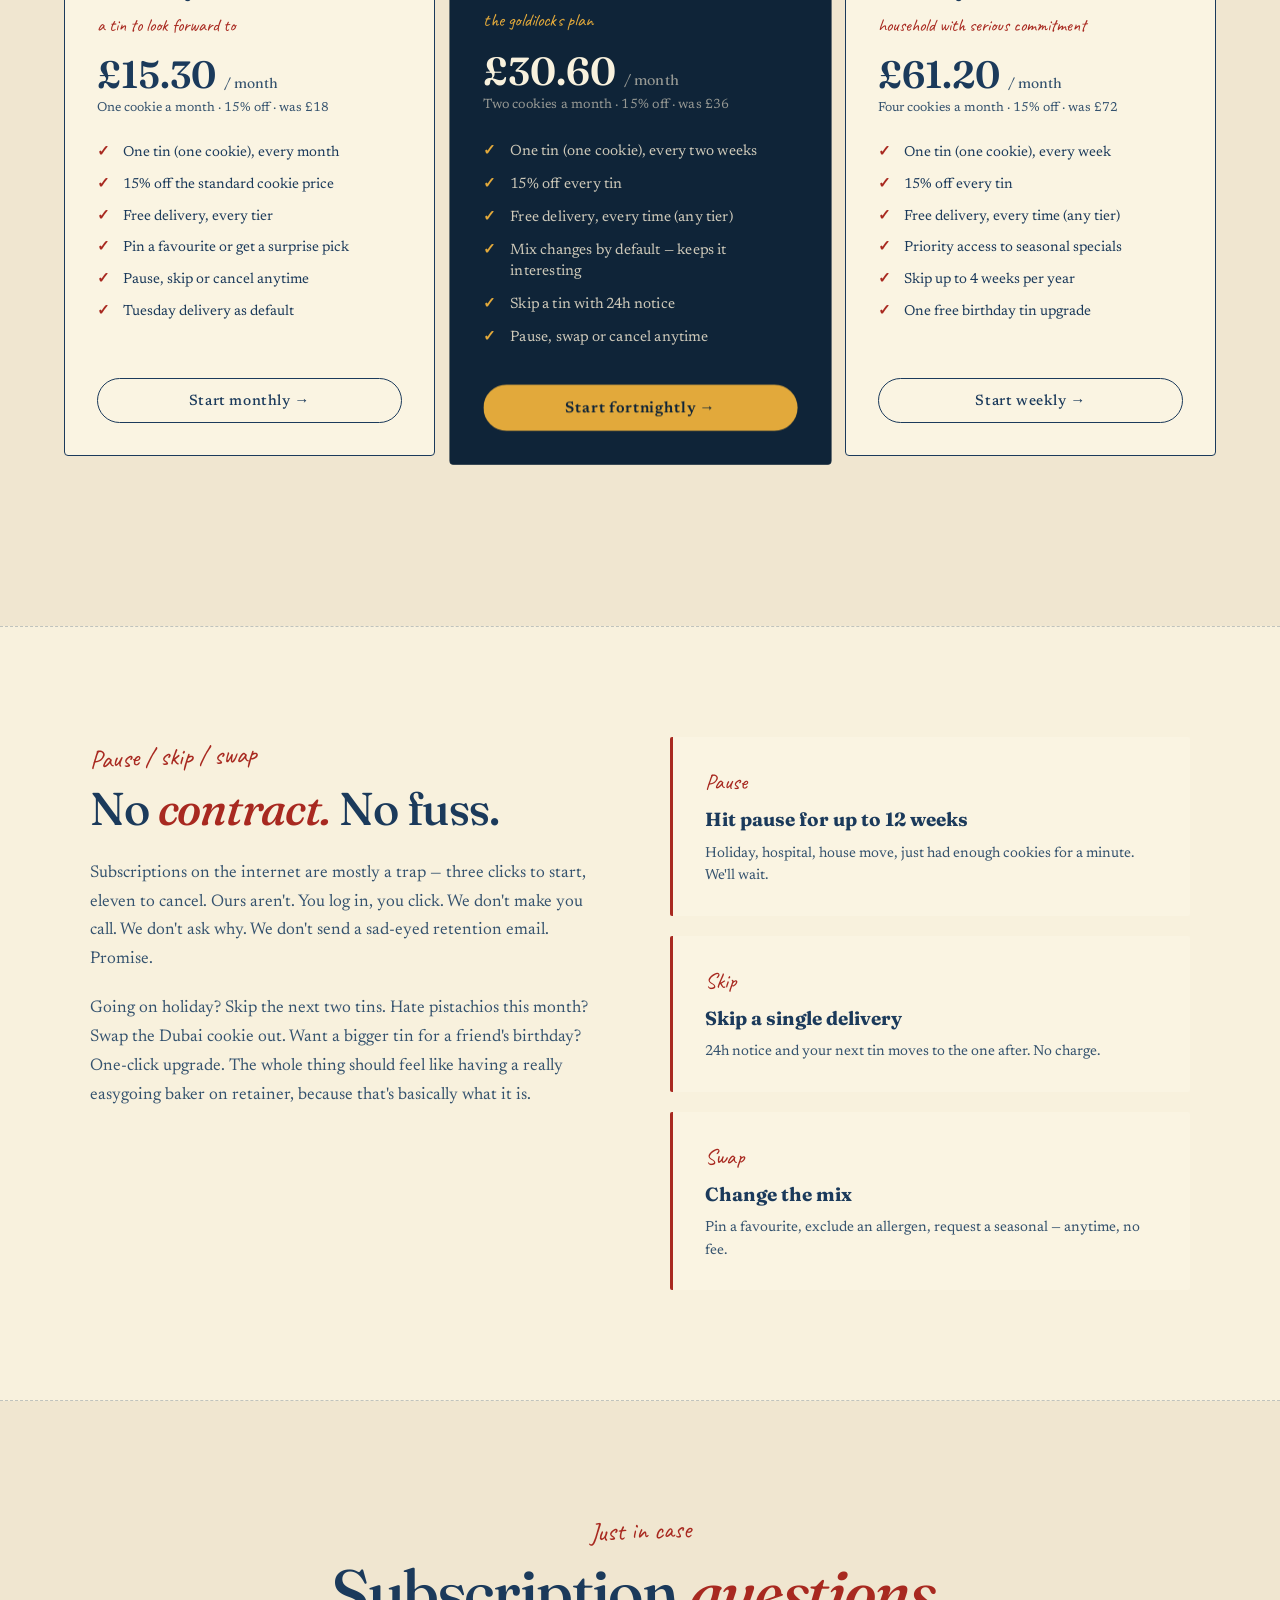
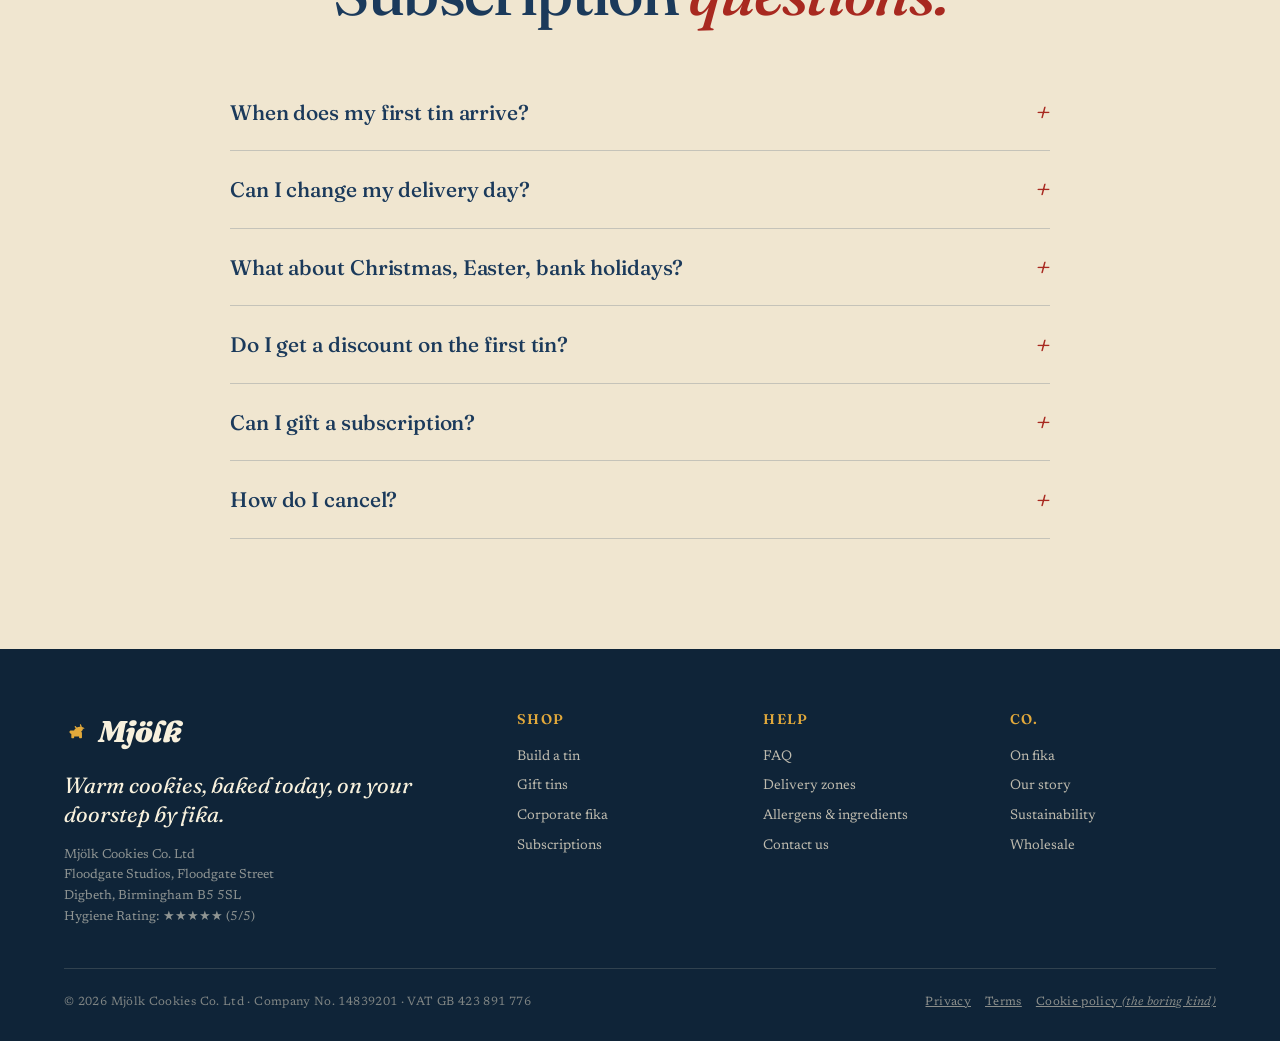
<file: subscriptions.html>
<!DOCTYPE html>
<html lang="en-GB">
<head>
<meta charset="UTF-8">
<meta name="viewport" content="width=device-width, initial-scale=1.0">
<link rel="icon" type="image/svg+xml" href="favicon.svg">
<link rel="apple-touch-icon" href="favicon.svg">
<title>Subscriptions — Mjölk Cookies</title>
<meta name="description" content="A tin of fresh cookies, on a schedule. Monthly, fortnightly or weekly. 15% off every tin, free delivery (Birmingham same-day or UK next-day), pause or cancel anytime.">
<link rel="preconnect" href="https://fonts.googleapis.com">
<link rel="preconnect" href="https://fonts.gstatic.com" crossorigin>
<link href="https://fonts.googleapis.com/css2?family=Fraunces:ital,opsz,wght@0,9..144,400;0,9..144,500;0,9..144,600;0,9..144,700;0,9..144,900;1,9..144,400;1,9..144,600;1,9..144,900&family=Newsreader:ital,wght@0,400;0,500;0,600;1,400;1,500&family=Caveat:wght@500;700&display=swap" rel="stylesheet">
<link rel="stylesheet" href="styles.css">
<script src="theme-init.js"></script>
</head>
<body>

<div class="topbar">
  <span class="pulse"></span>
  Order by <strong>11am Mon–Fri</strong> for <strong>same-day Birmingham</strong> · UK next-day · Free over <strong>£60</strong>
</div>

<nav class="site-nav">
  <a href="index.html" class="logo">
    <svg class="dala" viewBox="0 0 64 64"><path fill="#8E2D1F" d="M51 24c-1.5-2.5-4-4-7-4.5L42 14c-.3-.8-1.2-1.2-2-.9-.7.3-1.1 1-.9 1.7l1.2 4.5c-3-.2-6 .3-8.5 1.5l-3-3c-.6-.6-1.6-.6-2.2 0-.6.6-.6 1.6 0 2.2l2.5 2.5c-2 1.5-3.5 3.5-4.3 5.8H17c-2 0-3.5 1.5-3.5 3.5 0 1.2.6 2.3 1.5 3l3 2v8.7c0 1 .8 1.8 1.8 1.8h3.5c1 0 1.8-.8 1.8-1.8v-2.4h12v2.4c0 1 .8 1.8 1.8 1.8h3.5c1 0 1.8-.8 1.8-1.8V35.5c0-2-.7-3.8-1.8-5.3 1.7-.7 3-2 3.7-3.7.4-1 .3-2-.1-2.5z"/><circle cx="46" cy="26" r="1.2" fill="#F0E6D0"/></svg>
    Mjölk
  </a>
  <ul>
    <li><a href="index.html#shop">The Tin</a></li>
    <li><a href="gift-tins.html">Gift</a></li>
    <li><a href="subscriptions.html">Subscriptions</a></li>
    <li><a href="index.html#fika">On Fika</a></li>
    <li><a href="our-story.html">Story</a></li>
    <li><a href="index.html#faq">FAQ</a></li>
  </ul>
  <div class="nav-right">
    <button class="cart-btn" onclick="openCart()">Burk <span class="cart-count" data-cart-count>0</span></button>
    <button class="mobile-menu-btn" onclick="toggleMobileMenu()" aria-label="Menu">
      <svg viewBox="0 0 24 24" fill="none" stroke="currentColor" stroke-width="2"><path d="M3 6h18M3 12h18M3 18h18"/></svg>
    </button>
  </div>
</nav>

<!-- Page hero -->
<section class="page-hero">
  <span class="eyebrow">
    <svg viewBox="0 0 24 24" fill="none"><path d="M12 2c2 4 4 4 4 8a4 4 0 11-8 0c0-4 2-4 4-8z" fill="#8E2D1F"/></svg>
    A standing fika. Built into the calendar.
  </span>
  <h1>A tin every Tuesday.<br><span class="it">Or every other.</span></h1>
  <p class="lede">
    The hardest part of fika is remembering to do it. Subscribers get a tin on a schedule —
    weekly, fortnightly or monthly — with 15% off every tin and free delivery on whichever
    tier applies (Birmingham same-day, UK next-day). Pause, skip, swap flavours or cancel anytime, no fuss.
  </p>
  <a href="#plans" class="btn-primary">See plans ↓</a>
</section>

<!-- How a subscription works -->
<div class="sub-flow">
  <div style="text-align:center; max-width: 700px; margin: 0 auto 50px">
    <span class="section-eyebrow">How it works</span>
    <h2 class="section-title" style="font-size: clamp(34px, 4vw, 50px)">Set it. <span class="it">Forget it.</span> Eat it.</h2>
  </div>
  <div class="sub-flow-grid">
    <div class="sub-step">
      <div class="sub-step-icon"><svg viewBox="0 0 24 24" width="28" height="28" fill="none" stroke="#1B3A5B" stroke-width="2"><rect x="3" y="4" width="18" height="18" rx="2"/><path d="M16 2v4M8 2v4M3 10h18"/></svg></div>
      <h4>Pick your rhythm</h4>
      <p>Weekly, fortnightly or monthly. Change later if it's too much (or not enough).</p>
    </div>
    <div class="sub-step">
      <div class="sub-step-icon"><svg viewBox="0 0 24 24" width="28" height="28" fill="none" stroke="#1B3A5B" stroke-width="2"><path d="M21 15a2 2 0 01-2 2H7l-4 4V5a2 2 0 012-2h14a2 2 0 012 2z"/></svg></div>
      <h4>Tell us your taste</h4>
      <p>Pin a favourite, surprise mix, or curator's choice. Skip the Dubai cookie if pistachios are out.</p>
    </div>
    <div class="sub-step">
      <div class="sub-step-icon"><svg viewBox="0 0 24 24" width="28" height="28" fill="none" stroke="#1B3A5B" stroke-width="2"><path d="M3 9l9-7 9 7v11a2 2 0 01-2 2H5a2 2 0 01-2-2z"/><polyline points="9 22 9 12 15 12 15 22"/></svg></div>
      <h4>We bake and dispatch</h4>
      <p>Same-day to your door if you're in Birmingham. Next-working-day for everyone else in the UK.</p>
    </div>
    <div class="sub-step">
      <div class="sub-step-icon"><svg viewBox="0 0 24 24" width="28" height="28" fill="none" stroke="#1B3A5B" stroke-width="2"><circle cx="12" cy="12" r="10"/><polyline points="12 6 12 12 16 14"/></svg></div>
      <h4>Pause anytime</h4>
      <p>Going on holiday, moving house, just had your fill — pause or skip in two clicks.</p>
    </div>
  </div>
</div>

<!-- Plans -->
<section id="plans">
  <div style="text-align:center; margin-bottom: 60px">
    <span class="section-eyebrow">The plans</span>
    <h2 class="section-title">Three <span class="it">cadences.</span></h2>
    <p class="section-intro" style="margin-left:auto; margin-right:auto">
      All plans include 15% off every tin, free delivery (whichever tier applies), and the
      same hand-baked, mix-and-match cookies as our one-off tins.
    </p>
  </div>

  <div class="tier-grid">
    <!-- Monthly -->
    <div class="tier-card">
      <h3>Monthly</h3>
      <div class="tier-tag">a tin to look forward to</div>
      <div class="tier-price">£15.30 <small>/ month</small></div>
      <p class="tier-sub">One cookie a month · 15% off · was £18</p>
      <ul class="tier-includes">
        <li>One tin (one cookie), every month</li>
        <li>15% off the standard cookie price</li>
        <li>Free delivery, every tier</li>
        <li>Pin a favourite or get a surprise pick</li>
        <li>Pause, skip or cancel anytime</li>
        <li>Tuesday delivery as default</li>
      </ul>
      <button onclick="submitSubscription(event, 'Monthly')" class="btn-secondary" style="text-align:center; width: 100%; cursor: pointer">Start monthly →</button>
    </div>

    <!-- Fortnightly (featured) -->
    <div class="tier-card featured">
      <span class="featured-tag">Most popular</span>
      <h3>Fortnightly</h3>
      <div class="tier-tag">the goldilocks plan</div>
      <div class="tier-price">£30.60 <small>/ month</small></div>
      <p class="tier-sub">Two cookies a month · 15% off · was £36</p>
      <ul class="tier-includes">
        <li>One tin (one cookie), every two weeks</li>
        <li>15% off every tin</li>
        <li>Free delivery, every time (any tier)</li>
        <li>Mix changes by default — keeps it interesting</li>
        <li>Skip a tin with 24h notice</li>
        <li>Pause, swap or cancel anytime</li>
      </ul>
      <button onclick="submitSubscription(event, 'Fortnightly')" class="btn-primary" style="text-align:center; width: 100%; cursor: pointer">Start fortnightly →</button>
    </div>

    <!-- Weekly -->
    <div class="tier-card">
      <h3>Weekly</h3>
      <div class="tier-tag">household with serious commitment</div>
      <div class="tier-price">£61.20 <small>/ month</small></div>
      <p class="tier-sub">Four cookies a month · 15% off · was £72</p>
      <ul class="tier-includes">
        <li>One tin (one cookie), every week</li>
        <li>15% off every tin</li>
        <li>Free delivery, every time (any tier)</li>
        <li>Priority access to seasonal specials</li>
        <li>Skip up to 4 weeks per year</li>
        <li>One free birthday tin upgrade</li>
      </ul>
      <button onclick="submitSubscription(event, 'Weekly')" class="btn-secondary" style="text-align:center; width: 100%; cursor: pointer">Start weekly →</button>
    </div>
  </div>
</section>

<!-- The flexibility section -->
<section style="background: var(--cream-light); border-top: 1px dashed rgba(27,58,91,.25); border-bottom: 1px dashed rgba(27,58,91,.25)">
  <div style="max-width: 1100px; margin: 0 auto; display: grid; grid-template-columns: 1fr 1fr; gap: 60px; align-items: start" class="flex-2col">
    <div>
      <span class="section-eyebrow">Pause / skip / swap</span>
      <h2 class="section-title" style="font-size: clamp(32px, 4vw, 46px)">No <span class="it">contract.</span> No fuss.</h2>
      <p style="font-size: 17px; line-height: 1.7; color: var(--navy-soft); margin-bottom: 20px">
        Subscriptions on the internet are mostly a trap — three clicks to start, eleven to cancel.
        Ours aren't. You log in, you click. We don't make you call. We don't ask why. We don't
        send a sad-eyed retention email. Promise.
      </p>
      <p style="font-size: 17px; line-height: 1.7; color: var(--navy-soft)">
        Going on holiday? Skip the next two tins. Hate pistachios this month? Swap the Dubai
        cookie out. Want a bigger tin for a friend's birthday? One-click upgrade. The whole
        thing should feel like having a really easygoing baker on retainer, because that's
        basically what it is.
      </p>
    </div>
    <div>
      <div style="background: var(--paper); border-left: 3px solid var(--falu); padding: 28px 32px; border-radius: 2px; margin-bottom: 20px">
        <div style="font-family: 'Caveat', cursive; font-size: 22px; color: var(--falu); margin-bottom: 6px">Pause</div>
        <h4 style="font-family: 'Fraunces', serif; font-size: 19px; color: var(--navy); margin-bottom: 8px">Hit pause for up to 12 weeks</h4>
        <p style="font-size: 14.5px; color: var(--navy-soft); line-height: 1.55">Holiday, hospital, house move, just had enough cookies for a minute. We'll wait.</p>
      </div>
      <div style="background: var(--paper); border-left: 3px solid var(--falu); padding: 28px 32px; border-radius: 2px; margin-bottom: 20px">
        <div style="font-family: 'Caveat', cursive; font-size: 22px; color: var(--falu); margin-bottom: 6px">Skip</div>
        <h4 style="font-family: 'Fraunces', serif; font-size: 19px; color: var(--navy); margin-bottom: 8px">Skip a single delivery</h4>
        <p style="font-size: 14.5px; color: var(--navy-soft); line-height: 1.55">24h notice and your next tin moves to the one after. No charge.</p>
      </div>
      <div style="background: var(--paper); border-left: 3px solid var(--falu); padding: 28px 32px; border-radius: 2px">
        <div style="font-family: 'Caveat', cursive; font-size: 22px; color: var(--falu); margin-bottom: 6px">Swap</div>
        <h4 style="font-family: 'Fraunces', serif; font-size: 19px; color: var(--navy); margin-bottom: 8px">Change the mix</h4>
        <p style="font-size: 14.5px; color: var(--navy-soft); line-height: 1.55">Pin a favourite, exclude an allergen, request a seasonal — anytime, no fee.</p>
      </div>
    </div>
  </div>
</section>

<!-- Sub-specific FAQ -->
<section style="background: var(--cream)">
  <div style="text-align:center; margin-bottom: 50px">
    <span class="section-eyebrow">Just in case</span>
    <h2 class="section-title">Subscription <span class="it">questions.</span></h2>
  </div>
  <div class="faq-list">
    <div class="faq-item" onclick="toggleFAQ(this)"><div class="faq-q">When does my first tin arrive? <span class="plus">+</span></div><div class="faq-a">Subscriptions ship the next available delivery day after sign-up. For Birmingham (B-postcodes) that's usually the next Tuesday — or earlier if you sign up before 11am. UK next-day tiers ship on the next weekday. We'll email you the exact day with your confirmation.</div></div>
    <div class="faq-item" onclick="toggleFAQ(this)"><div class="faq-q">Can I change my delivery day? <span class="plus">+</span></div><div class="faq-a">Yes — Tuesday is the default but you can pick any weekday at sign-up or change it later in your account. Same-day Birmingham cutoff is 11am Mon–Fri; UK next-day cutoff is 2pm Mon–Thu.</div></div>
    <div class="faq-item" onclick="toggleFAQ(this)"><div class="faq-q">What about Christmas, Easter, bank holidays? <span class="plus">+</span></div><div class="faq-a">We deliver Mon–Fri but close on the UK bank holidays in spring/summer plus a fortnight at Christmas. Subscriptions automatically shift to the next working day, and we always email a heads-up.</div></div>
    <div class="faq-item" onclick="toggleFAQ(this)"><div class="faq-q">Do I get a discount on the first tin? <span class="plus">+</span></div><div class="faq-a">The 15% subscriber discount applies from your first tin, so yes. If you've also got a £10 first-tin code from the newsletter, that stacks for the first delivery only.</div></div>
    <div class="faq-item" onclick="toggleFAQ(this)"><div class="faq-q">Can I gift a subscription? <span class="plus">+</span></div><div class="faq-a">Yes — pick the recipient's address at checkout and choose a duration (1, 3, 6, or 12 months). They'll get a card with the first tin. We don't auto-renew gifted subscriptions, so they won't be left with a recurring charge.</div></div>
    <div class="faq-item" onclick="toggleFAQ(this)"><div class="faq-q">How do I cancel? <span class="plus">+</span></div><div class="faq-a">Log into your account, hit "cancel subscription," that's it. No retention call, no winback discount, no "are you sure?" three times. We'd much rather you came back when you're ready.</div></div>
  </div>
</section>

<!-- Footer -->
<footer>
  <div class="footer-grid">
    <div>
      <a href="index.html" class="logo" style="color: var(--cream-light); margin-bottom: 16px; display: inline-flex">
        <svg class="dala" viewBox="0 0 64 64"><path fill="#E2A93B" d="M51 24c-1.5-2.5-4-4-7-4.5L42 14c-.3-.8-1.2-1.2-2-.9-.7.3-1.1 1-.9 1.7l1.2 4.5c-3-.2-6 .3-8.5 1.5l-3-3c-.6-.6-1.6-.6-2.2 0-.6.6-.6 1.6 0 2.2l2.5 2.5c-2 1.5-3.5 3.5-4.3 5.8H17c-2 0-3.5 1.5-3.5 3.5 0 1.2.6 2.3 1.5 3l3 2v8.7c0 1 .8 1.8 1.8 1.8h3.5c1 0 1.8-.8 1.8-1.8v-2.4h12v2.4c0 1 .8 1.8 1.8 1.8h3.5c1 0 1.8-.8 1.8-1.8V35.5c0-2-.7-3.8-1.8-5.3 1.7-.7 3-2 3.7-3.7.4-1 .3-2-.1-2.5z"/></svg>
        Mjölk
      </a>
      <div class="footer-tag">Warm cookies, baked today, on your doorstep by fika.</div>
      <div style="font-size: 13px; opacity: .55; line-height: 1.6">Mjölk Cookies Co. Ltd<br>Floodgate Studios, Floodgate Street<br>Digbeth, Birmingham B5 5SL<br>Hygiene Rating: ★★★★★ (5/5)</div>
    </div>
    <div><h5>Shop</h5><ul><li><a href="index.html#shop">Build a tin</a></li><li><a href="gift-tins.html">Gift tins</a></li><li><a href="corporate.html">Corporate fika</a></li><li><a href="subscriptions.html">Subscriptions</a></li></ul></div>
    <div><h5>Help</h5><ul><li><a href="index.html#faq">FAQ</a></li><li><a href="delivery.html">Delivery zones</a></li><li><a href="allergens.html">Allergens & ingredients</a></li><li><a href="contact.html">Contact us</a></li></ul></div>
    <div><h5>Co.</h5><ul><li><a href="index.html#fika">On fika</a></li><li><a href="our-story.html">Our story</a></li><li><a href="sustainability.html">Sustainability</a></li><li><a href="wholesale.html">Wholesale</a></li></ul></div>
  </div>
  <div class="footer-bottom">
    <div>© 2026 Mjölk Cookies Co. Ltd · Company No. 14839201 · VAT GB 423 891 776</div>
    <div><a href="privacy" style="color: rgba(240,230,208,.55); margin-right: 14px">Privacy</a><a href="terms" style="color: rgba(240,230,208,.55); margin-right: 14px">Terms</a><a href="cookies" style="color: rgba(240,230,208,.55)">Cookie policy <em>(the boring kind)</em></a></div>
  </div>
</footer>

<div class="sticky-cta">
  <div class="sticky-cta-left"><div class="label">Your tin</div><div class="price" id="sticky-price">£0.00</div></div>
  <a href="index.html#shop">Build a tin →</a>
</div>

<div class="cart-overlay" id="cart-overlay" onclick="closeCart()"></div>
<aside class="cart-drawer" id="cart-drawer">
  <div class="cart-head"><h3>Your tin</h3><button class="cart-close" onclick="closeCart()">×</button></div>
  <div class="cart-body" id="cart-body"></div>
  <div class="cart-foot">
    <div class="row"><span>Subtotal</span><span id="cart-subtotal">£0.00</span></div>
    <div class="row"><span>Delivery</span><span id="cart-delivery">£6.95</span></div>
    <div class="row total"><span>Total</span><span id="cart-total">£0.00</span></div>
    <button id="cart-checkout-btn" onclick="checkout()">Checkout →</button>
  </div>
</aside>

<div class="toast" id="toast"></div>
<script src="app.js"></script>
<style>
@media(max-width:780px){ .flex-2col{ grid-template-columns: 1fr !important } }
</style>
</body>
</html>
</file>
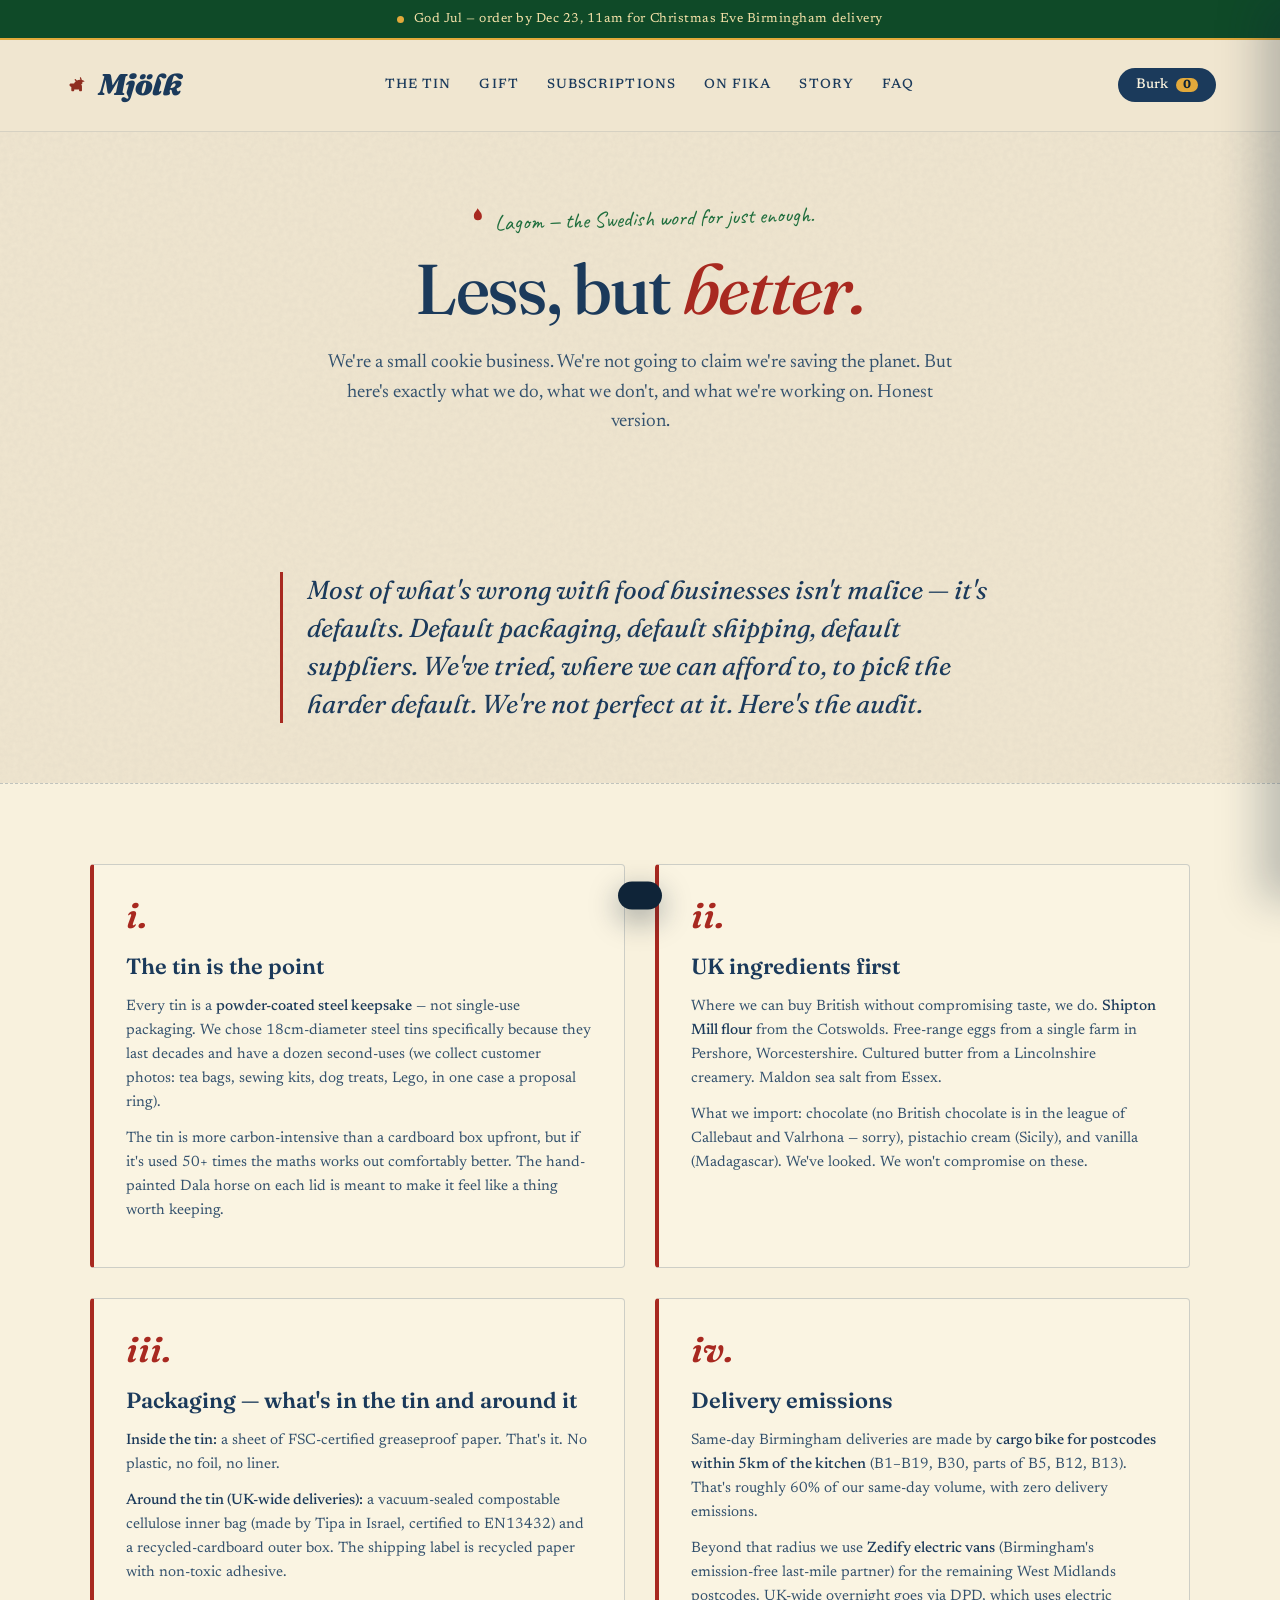
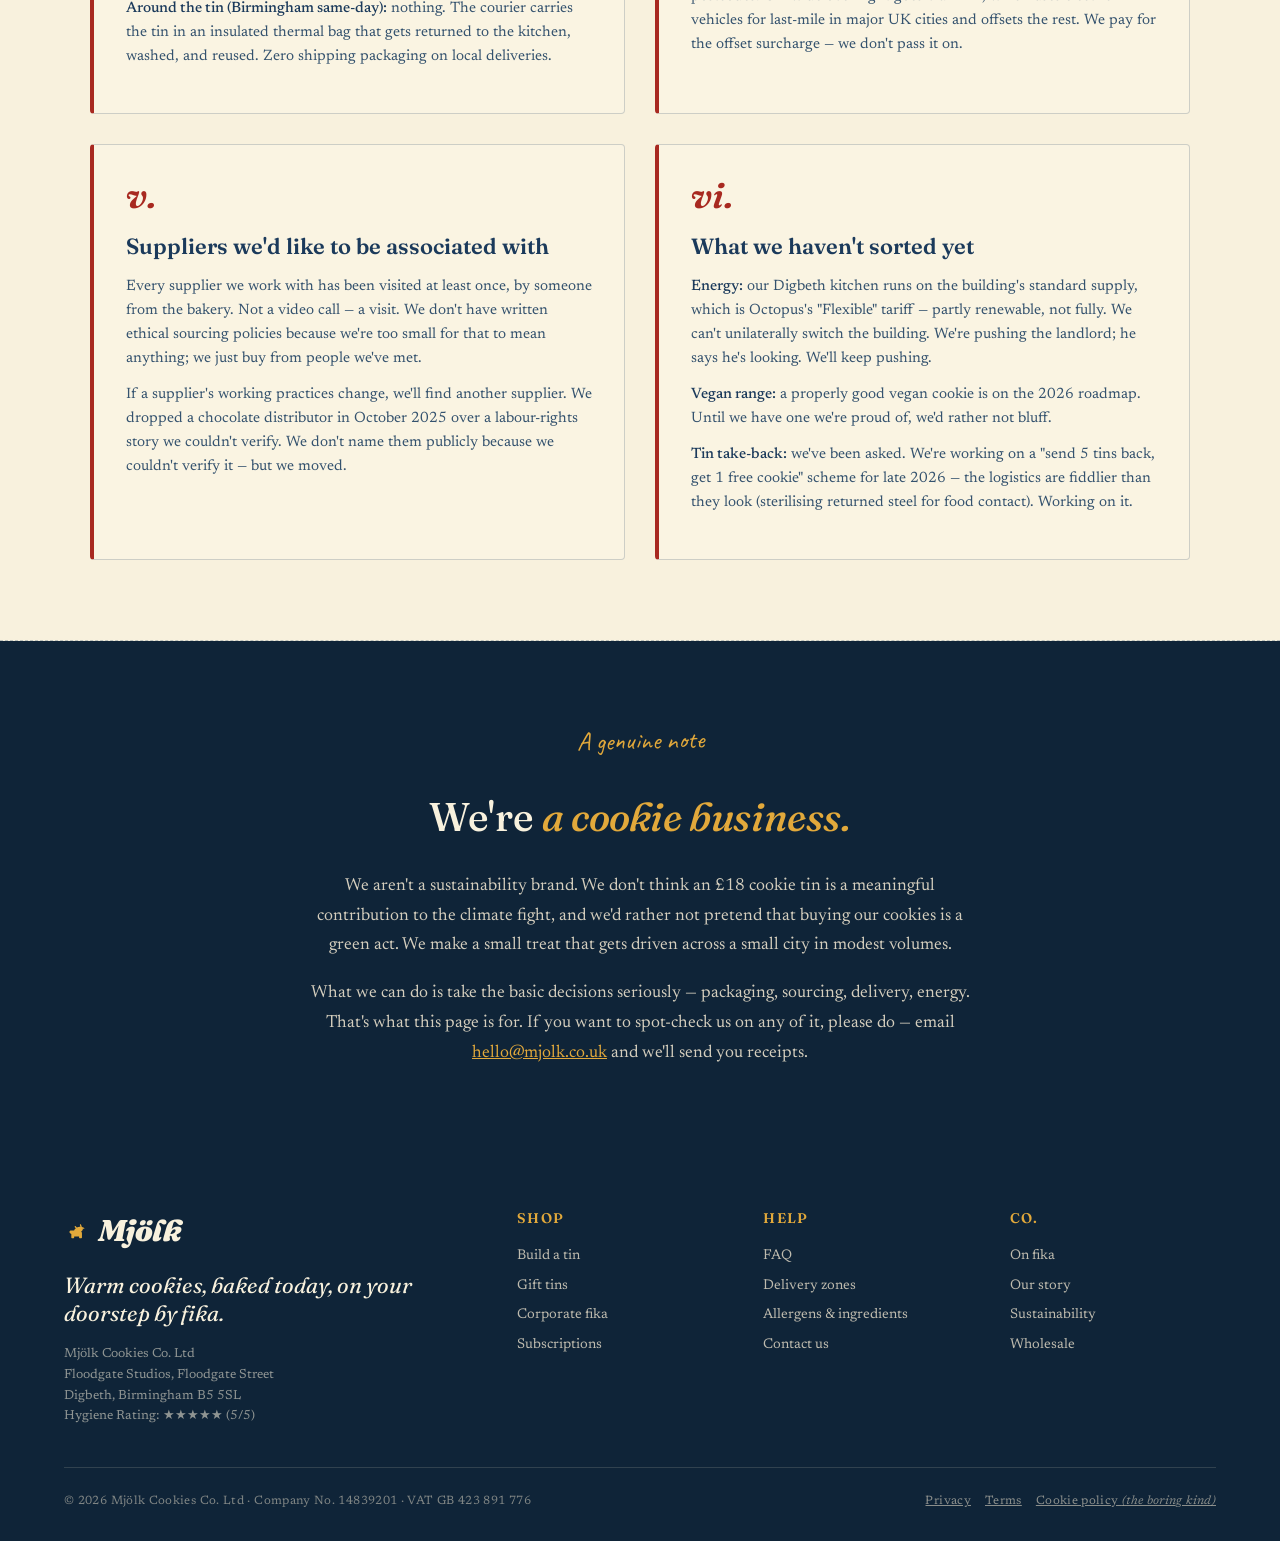
<file: sustainability.html>
<!DOCTYPE html>
<html lang="en-GB">
<head>
<meta charset="UTF-8">
<meta name="viewport" content="width=device-width, initial-scale=1.0">
<link rel="icon" type="image/svg+xml" href="favicon.svg">
<link rel="apple-touch-icon" href="favicon.svg">
<title>Sustainability — Mjölk Cookies</title>
<meta name="description" content="Less, but better. How a Birmingham cookie business thinks about reusable tins, local sourcing, packaging waste, delivery emissions and supplier ethics.">
<link rel="preconnect" href="https://fonts.googleapis.com">
<link rel="preconnect" href="https://fonts.gstatic.com" crossorigin>
<link href="https://fonts.googleapis.com/css2?family=Fraunces:ital,opsz,wght@0,9..144,400;0,9..144,500;0,9..144,600;0,9..144,700;0,9..144,900;1,9..144,400;1,9..144,600;1,9..144,900&family=Newsreader:ital,wght@0,400;0,500;0,600;1,400;1,500&family=Caveat:wght@500;700&display=swap" rel="stylesheet">
<link rel="stylesheet" href="styles.css">
<script src="theme-init.js"></script>
</head>
<body>

<div class="topbar">
  <span class="pulse"></span>
  Order by <strong>11am Mon–Fri</strong> for <strong>same-day Birmingham</strong> · UK next-day · Free over <strong>£60</strong>
</div>

<nav class="site-nav">
  <a href="index.html" class="logo">
    <svg class="dala" viewBox="0 0 64 64"><path fill="#8E2D1F" d="M51 24c-1.5-2.5-4-4-7-4.5L42 14c-.3-.8-1.2-1.2-2-.9-.7.3-1.1 1-.9 1.7l1.2 4.5c-3-.2-6 .3-8.5 1.5l-3-3c-.6-.6-1.6-.6-2.2 0-.6.6-.6 1.6 0 2.2l2.5 2.5c-2 1.5-3.5 3.5-4.3 5.8H17c-2 0-3.5 1.5-3.5 3.5 0 1.2.6 2.3 1.5 3l3 2v8.7c0 1 .8 1.8 1.8 1.8h3.5c1 0 1.8-.8 1.8-1.8v-2.4h12v2.4c0 1 .8 1.8 1.8 1.8h3.5c1 0 1.8-.8 1.8-1.8V35.5c0-2-.7-3.8-1.8-5.3 1.7-.7 3-2 3.7-3.7.4-1 .3-2-.1-2.5z"/><circle cx="46" cy="26" r="1.2" fill="#F0E6D0"/></svg>
    Mjölk
  </a>
  <ul>
    <li><a href="index.html#shop">The Tin</a></li>
    <li><a href="gift-tins.html">Gift</a></li>
    <li><a href="subscriptions.html">Subscriptions</a></li>
    <li><a href="index.html#fika">On Fika</a></li>
    <li><a href="our-story.html">Story</a></li>
    <li><a href="index.html#faq">FAQ</a></li>
  </ul>
  <div class="nav-right">
    <button class="cart-btn" onclick="openCart()">Burk <span class="cart-count" data-cart-count>0</span></button>
    <button class="mobile-menu-btn" onclick="toggleMobileMenu()" aria-label="Menu">
      <svg viewBox="0 0 24 24" fill="none" stroke="currentColor" stroke-width="2"><path d="M3 6h18M3 12h18M3 18h18"/></svg>
    </button>
  </div>
</nav>

<!-- Page hero -->
<section class="page-hero">
  <span class="eyebrow">
    <svg viewBox="0 0 24 24" fill="none"><path d="M12 2c2 4 4 4 4 8a4 4 0 11-8 0c0-4 2-4 4-8z" fill="#8E2D1F"/></svg>
    Lagom — the Swedish word for just enough.
  </span>
  <h1>Less, but <span class="it">better.</span></h1>
  <p class="lede">
    We're a small cookie business. We're not going to claim we're saving the planet.
    But here's exactly what we do, what we don't, and what we're working on. Honest version.
  </p>
</section>

<!-- Intro paragraph -->
<section style="padding: 40px 5vw 60px">
  <div style="max-width: 720px; margin: 0 auto">
    <p style="font-family: 'Fraunces', serif; font-size: clamp(20px, 2.4vw, 26px); font-style: italic; line-height: 1.45; color: var(--navy); border-left: 3px solid var(--falu); padding-left: 24px">
      Most of what's wrong with food businesses isn't malice — it's defaults. Default packaging, default
      shipping, default suppliers. We've tried, where we can afford to, to pick the harder default.
      We're not perfect at it. Here's the audit.
    </p>
  </div>
</section>

<!-- Principles -->
<section style="background: var(--cream-light); border-top: 1px dashed rgba(27,58,91,.25); border-bottom: 1px dashed rgba(27,58,91,.25); padding-top: 80px; padding-bottom: 80px">
  <div class="principles-grid">
    <div class="principle">
      <div class="principle-num">i.</div>
      <h4>The tin is the point</h4>
      <p>Every tin is a <strong>powder-coated steel keepsake</strong> — not single-use packaging. We chose 18cm-diameter steel tins specifically because they last decades and have a dozen second-uses (we collect customer photos: tea bags, sewing kits, dog treats, Lego, in one case a proposal ring).</p>
      <p>The tin is more carbon-intensive than a cardboard box upfront, but if it's used 50+ times the maths works out comfortably better. The hand-painted Dala horse on each lid is meant to make it feel like a thing worth keeping.</p>
    </div>

    <div class="principle">
      <div class="principle-num">ii.</div>
      <h4>UK ingredients first</h4>
      <p>Where we can buy British without compromising taste, we do. <strong>Shipton Mill flour</strong> from the Cotswolds. Free-range eggs from a single farm in Pershore, Worcestershire. Cultured butter from a Lincolnshire creamery. Maldon sea salt from Essex.</p>
      <p>What we import: chocolate (no British chocolate is in the league of Callebaut and Valrhona — sorry), pistachio cream (Sicily), and vanilla (Madagascar). We've looked. We won't compromise on these.</p>
    </div>

    <div class="principle">
      <div class="principle-num">iii.</div>
      <h4>Packaging — what's in the tin and around it</h4>
      <p><strong>Inside the tin:</strong> a sheet of FSC-certified greaseproof paper. That's it. No plastic, no foil, no liner.</p>
      <p><strong>Around the tin (UK-wide deliveries):</strong> a vacuum-sealed compostable cellulose inner bag (made by Tipa in Israel, certified to EN13432) and a recycled-cardboard outer box. The shipping label is recycled paper with non-toxic adhesive.</p>
      <p><strong>Around the tin (Birmingham same-day):</strong> nothing. The courier carries the tin in an insulated thermal bag that gets returned to the kitchen, washed, and reused. Zero shipping packaging on local deliveries.</p>
    </div>

    <div class="principle">
      <div class="principle-num">iv.</div>
      <h4>Delivery emissions</h4>
      <p>Same-day Birmingham deliveries are made by <strong>cargo bike for postcodes within 5km of the kitchen</strong> (B1–B19, B30, parts of B5, B12, B13). That's roughly 60% of our same-day volume, with zero delivery emissions.</p>
      <p>Beyond that radius we use <strong>Zedify electric vans</strong> (Birmingham's emission-free last-mile partner) for the remaining West Midlands postcodes. UK-wide overnight goes via DPD, which uses electric vehicles for last-mile in major UK cities and offsets the rest. We pay for the offset surcharge — we don't pass it on.</p>
    </div>

    <div class="principle">
      <div class="principle-num">v.</div>
      <h4>Suppliers we'd like to be associated with</h4>
      <p>Every supplier we work with has been visited at least once, by someone from the bakery. Not a video call — a visit. We don't have written ethical sourcing policies because we're too small for that to mean anything; we just buy from people we've met.</p>
      <p>If a supplier's working practices change, we'll find another supplier. We dropped a chocolate distributor in October 2025 over a labour-rights story we couldn't verify. We don't name them publicly because we couldn't verify it — but we moved.</p>
    </div>

    <div class="principle">
      <div class="principle-num">vi.</div>
      <h4>What we haven't sorted yet</h4>
      <p><strong>Energy:</strong> our Digbeth kitchen runs on the building's standard supply, which is Octopus's "Flexible" tariff — partly renewable, not fully. We can't unilaterally switch the building. We're pushing the landlord; he says he's looking. We'll keep pushing.</p>
      <p><strong>Vegan range:</strong> a properly good vegan cookie is on the 2026 roadmap. Until we have one we're proud of, we'd rather not bluff.</p>
      <p><strong>Tin take-back:</strong> we've been asked. We're working on a "send 5 tins back, get 1 free cookie" scheme for late 2026 — the logistics are fiddlier than they look (sterilising returned steel for food contact). Working on it.</p>
    </div>
  </div>
</section>

<!-- Bigger picture statement -->
<section style="background: var(--navy-deep); color: var(--cream-light); padding: 80px 5vw">
  <div style="max-width: 800px; margin: 0 auto; text-align: center">
    <span class="section-eyebrow" style="color: var(--mustard); transform: rotate(-1deg); display: inline-block">A genuine note</span>
    <h2 style="font-family: 'Fraunces', serif; font-size: clamp(28px, 3.5vw, 40px); font-weight: 500; color: var(--cream-light); margin: 16px 0 24px; letter-spacing: -.01em">We're <span style="font-style: italic; color: var(--mustard)">a cookie business.</span></h2>
    <p style="font-size: 17.5px; line-height: 1.7; color: rgba(240,230,208,.88); max-width: 680px; margin: 0 auto 18px">
      We aren't a sustainability brand. We don't think an £18 cookie tin is a meaningful contribution
      to the climate fight, and we'd rather not pretend that buying our cookies is a green act.
      We make a small treat that gets driven across a small city in modest volumes.
    </p>
    <p style="font-size: 17.5px; line-height: 1.7; color: rgba(240,230,208,.88); max-width: 680px; margin: 0 auto">
      What we can do is take the basic decisions seriously — packaging, sourcing, delivery, energy.
      That's what this page is for. If you want to spot-check us on any of it, please do — email
      <a href="mailto:hello@mjolk.co.uk" style="color: var(--mustard); text-decoration: underline">hello@mjolk.co.uk</a>
      and we'll send you receipts.
    </p>
  </div>
</section>

<!-- Footer -->
<footer>
  <div class="footer-grid">
    <div>
      <a href="index.html" class="logo" style="color: var(--cream-light); margin-bottom: 16px; display: inline-flex">
        <svg class="dala" viewBox="0 0 64 64"><path fill="#E2A93B" d="M51 24c-1.5-2.5-4-4-7-4.5L42 14c-.3-.8-1.2-1.2-2-.9-.7.3-1.1 1-.9 1.7l1.2 4.5c-3-.2-6 .3-8.5 1.5l-3-3c-.6-.6-1.6-.6-2.2 0-.6.6-.6 1.6 0 2.2l2.5 2.5c-2 1.5-3.5 3.5-4.3 5.8H17c-2 0-3.5 1.5-3.5 3.5 0 1.2.6 2.3 1.5 3l3 2v8.7c0 1 .8 1.8 1.8 1.8h3.5c1 0 1.8-.8 1.8-1.8v-2.4h12v2.4c0 1 .8 1.8 1.8 1.8h3.5c1 0 1.8-.8 1.8-1.8V35.5c0-2-.7-3.8-1.8-5.3 1.7-.7 3-2 3.7-3.7.4-1 .3-2-.1-2.5z"/></svg>
        Mjölk
      </a>
      <div class="footer-tag">Warm cookies, baked today, on your doorstep by fika.</div>
      <div style="font-size: 13px; opacity: .55; line-height: 1.6">Mjölk Cookies Co. Ltd<br>Floodgate Studios, Floodgate Street<br>Digbeth, Birmingham B5 5SL<br>Hygiene Rating: ★★★★★ (5/5)</div>
    </div>
    <div><h5>Shop</h5><ul><li><a href="index.html#shop">Build a tin</a></li><li><a href="gift-tins.html">Gift tins</a></li><li><a href="corporate.html">Corporate fika</a></li><li><a href="subscriptions.html">Subscriptions</a></li></ul></div>
    <div><h5>Help</h5><ul><li><a href="index.html#faq">FAQ</a></li><li><a href="delivery.html">Delivery zones</a></li><li><a href="allergens.html">Allergens & ingredients</a></li><li><a href="contact.html">Contact us</a></li></ul></div>
    <div><h5>Co.</h5><ul><li><a href="index.html#fika">On fika</a></li><li><a href="our-story.html">Our story</a></li><li><a href="sustainability.html">Sustainability</a></li><li><a href="wholesale.html">Wholesale</a></li></ul></div>
  </div>
  <div class="footer-bottom">
    <div>© 2026 Mjölk Cookies Co. Ltd · Company No. 14839201 · VAT GB 423 891 776</div>
    <div><a href="privacy" style="color: rgba(240,230,208,.55); margin-right: 14px">Privacy</a><a href="terms" style="color: rgba(240,230,208,.55); margin-right: 14px">Terms</a><a href="cookies" style="color: rgba(240,230,208,.55)">Cookie policy <em>(the boring kind)</em></a></div>
  </div>
</footer>

<div class="sticky-cta">
  <div class="sticky-cta-left"><div class="label">Your tin</div><div class="price" id="sticky-price">£0.00</div></div>
  <a href="index.html#shop">Build a tin →</a>
</div>

<div class="cart-overlay" id="cart-overlay" onclick="closeCart()"></div>
<aside class="cart-drawer" id="cart-drawer">
  <div class="cart-head"><h3>Your tin</h3><button class="cart-close" onclick="closeCart()">×</button></div>
  <div class="cart-body" id="cart-body"></div>
  <div class="cart-foot">
    <div class="row"><span>Subtotal</span><span id="cart-subtotal">£0.00</span></div>
    <div class="row"><span>Delivery</span><span id="cart-delivery">£6.95</span></div>
    <div class="row total"><span>Total</span><span id="cart-total">£0.00</span></div>
    <button id="cart-checkout-btn" onclick="checkout()">Checkout →</button>
  </div>
</aside>

<div class="toast" id="toast"></div>
<script src="app.js"></script>
</body>
</html>
</file>
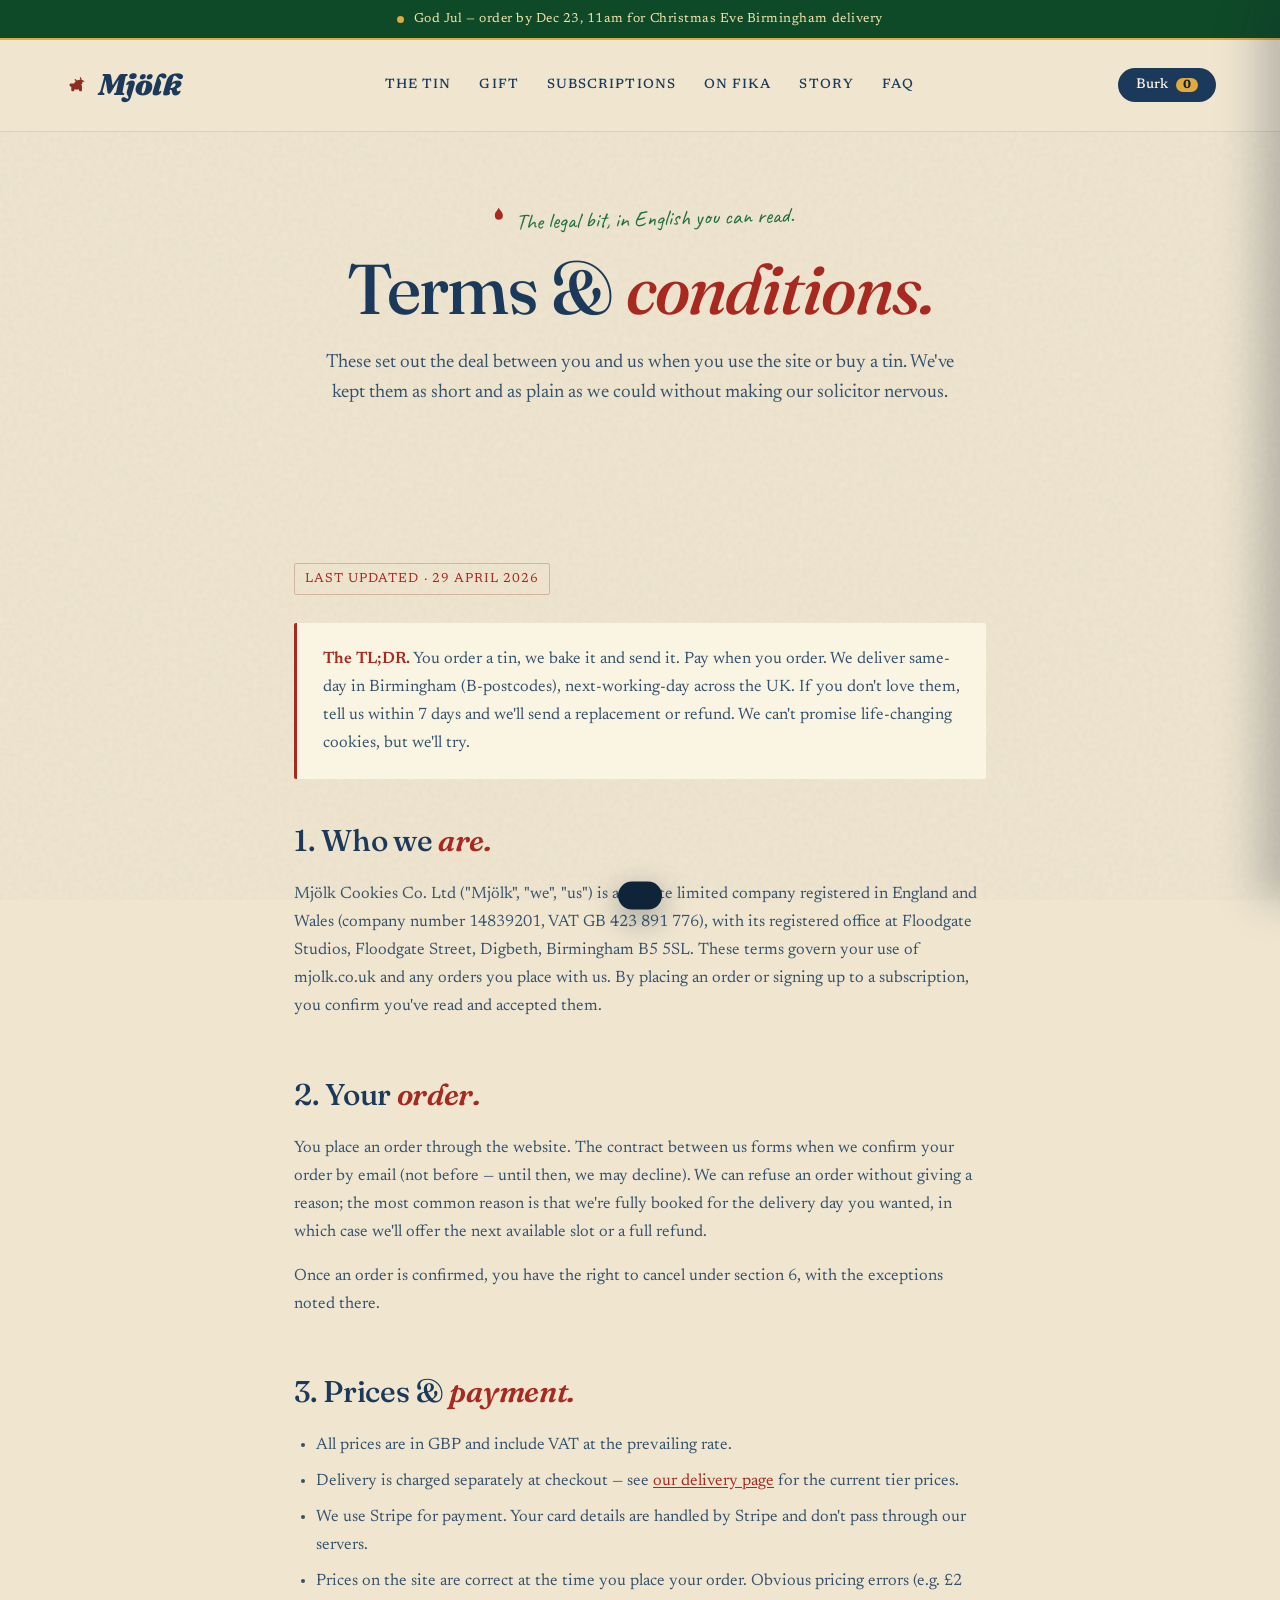
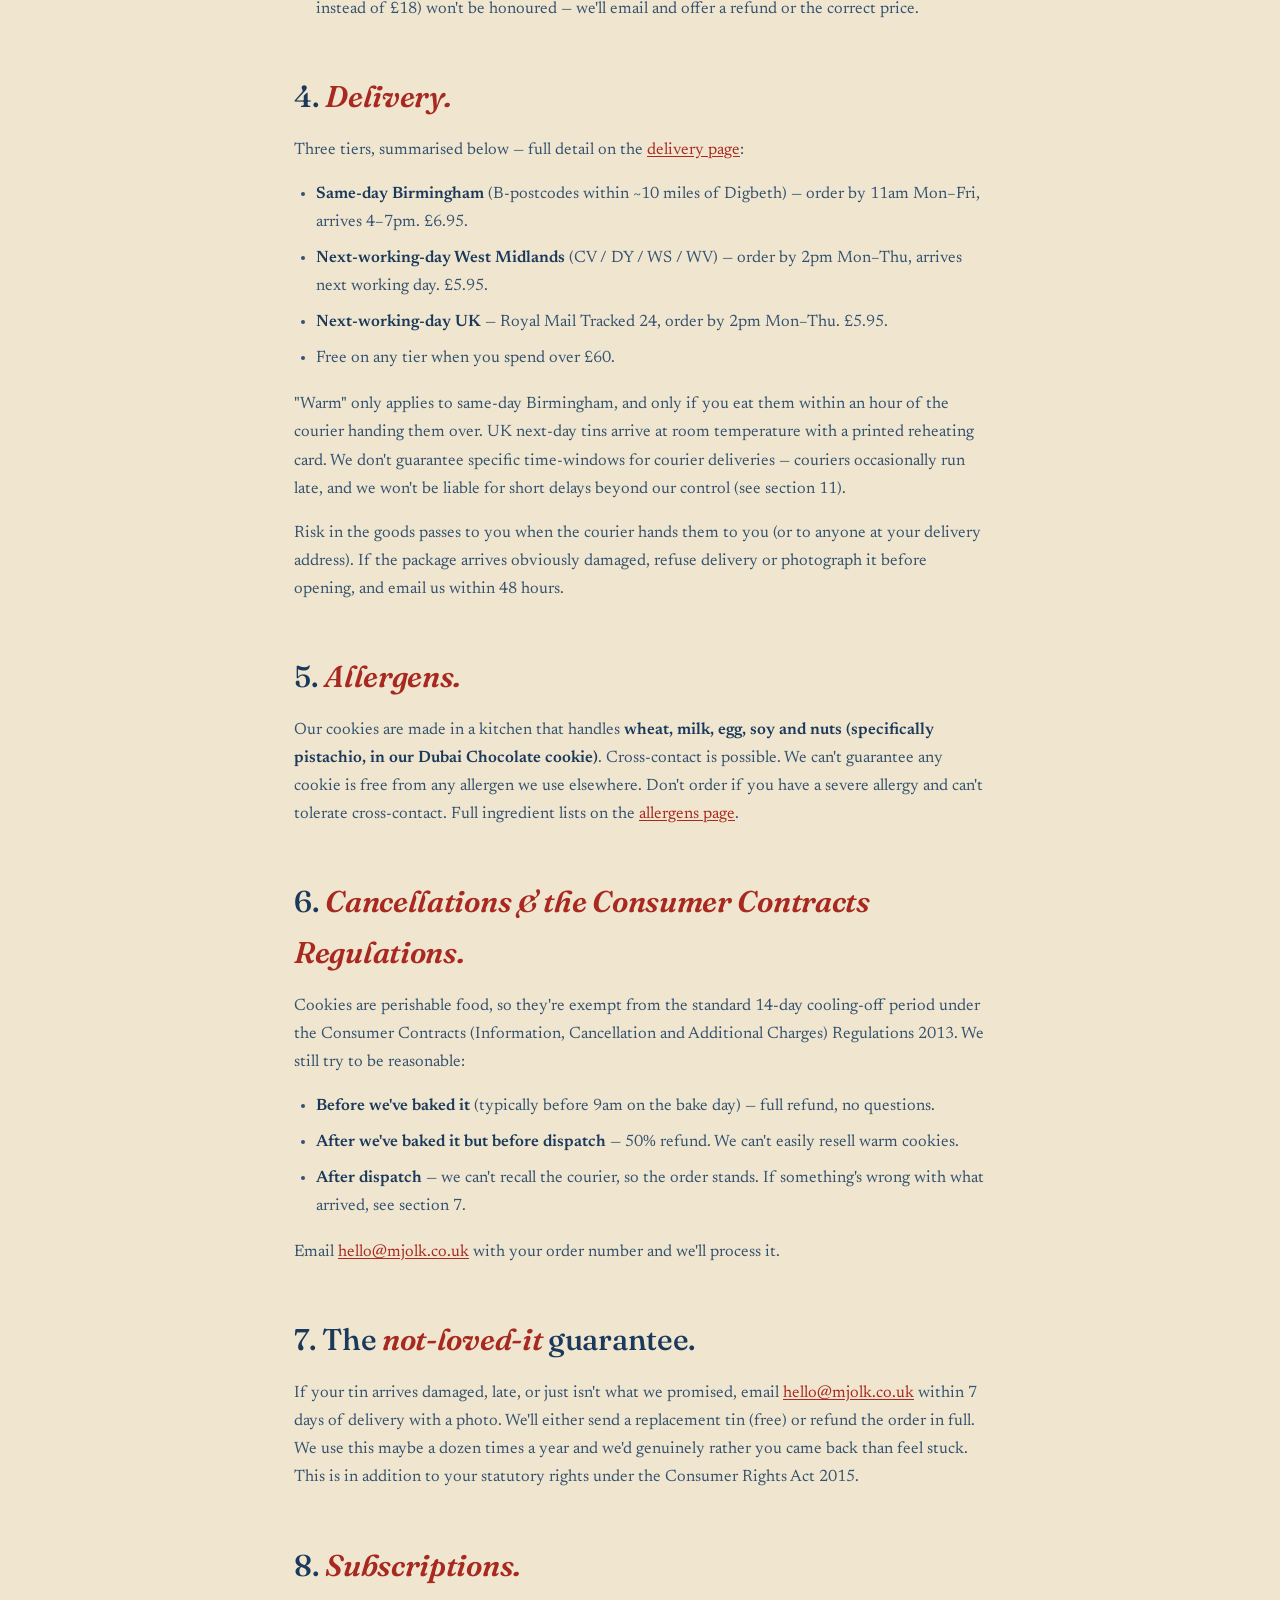
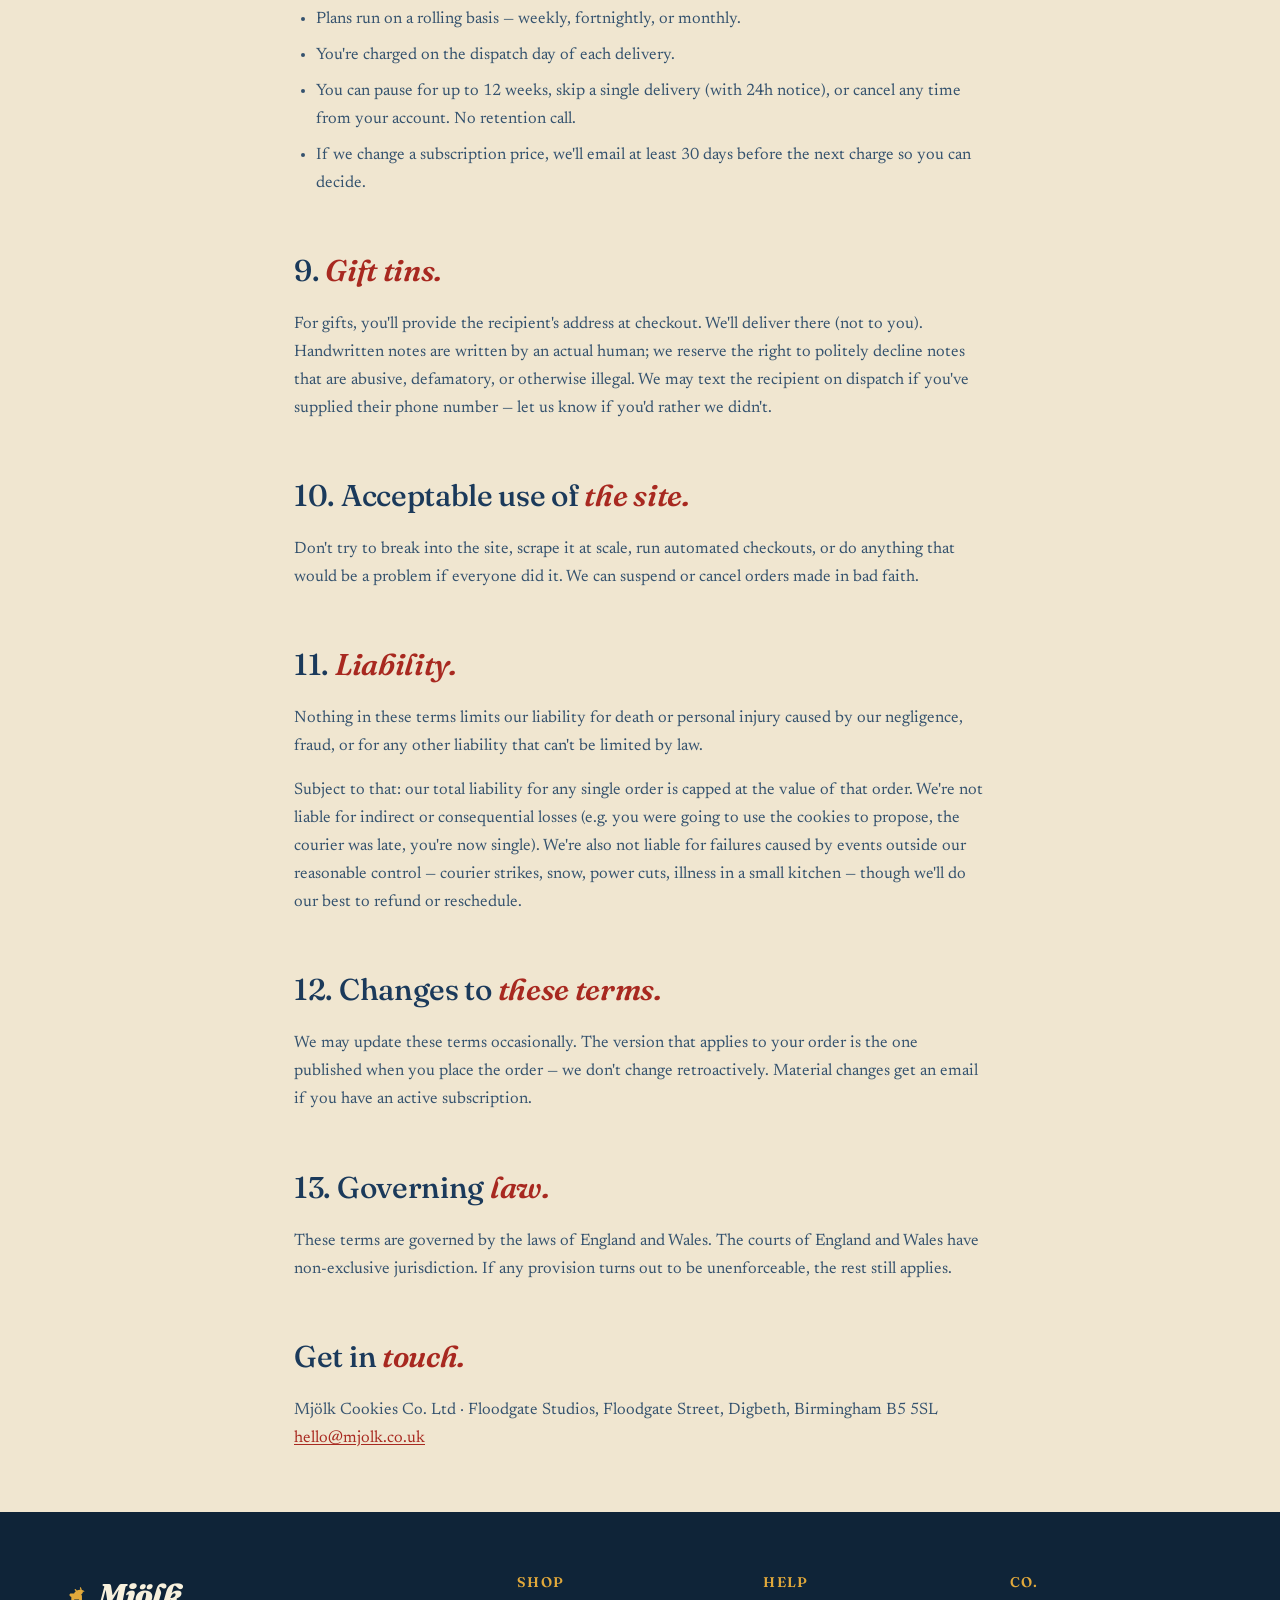
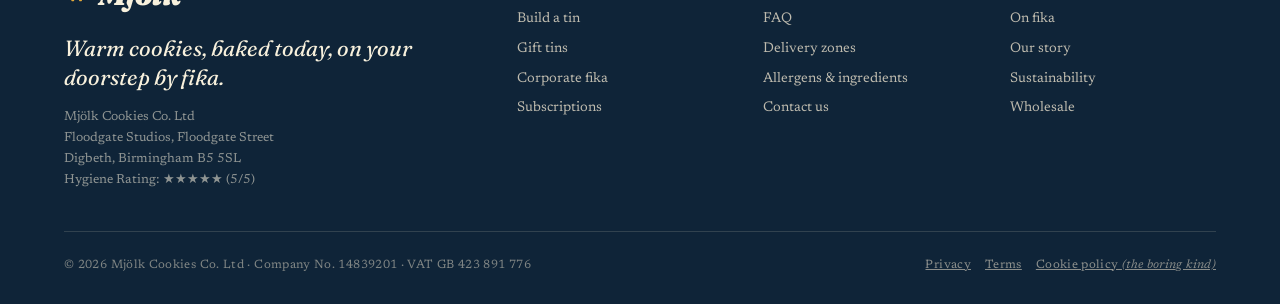
<file: terms.html>
<!DOCTYPE html>
<html lang="en-GB">
<head>
<meta charset="UTF-8">
<meta name="viewport" content="width=device-width, initial-scale=1.0">
<link rel="icon" type="image/svg+xml" href="favicon.svg">
<link rel="apple-touch-icon" href="favicon.svg">
<title>Terms & Conditions — Mjölk Cookies</title>
<meta name="description" content="The legal bit. Plain-English terms covering orders, prices, delivery, returns, allergens, subscriptions, and the not-loved-it guarantee.">
<link rel="preconnect" href="https://fonts.googleapis.com">
<link rel="preconnect" href="https://fonts.gstatic.com" crossorigin>
<link href="https://fonts.googleapis.com/css2?family=Fraunces:ital,opsz,wght@0,9..144,400;0,9..144,500;0,9..144,600;0,9..144,700;0,9..144,900;1,9..144,400;1,9..144,600;1,9..144,900&family=Newsreader:ital,wght@0,400;0,500;0,600;1,400;1,500&family=Caveat:wght@500;700&display=swap" rel="stylesheet">
<link rel="stylesheet" href="styles.css">
<script src="theme-init.js"></script>
</head>
<body>

<div class="topbar">
  <span class="pulse"></span>
  Order by <strong>11am Mon–Fri</strong> for <strong>same-day Birmingham</strong> · UK next-day · Free over <strong>£60</strong>
</div>

<nav class="site-nav">
  <a href="index.html" class="logo">
    <svg class="dala" viewBox="0 0 64 64"><path fill="#8E2D1F" d="M51 24c-1.5-2.5-4-4-7-4.5L42 14c-.3-.8-1.2-1.2-2-.9-.7.3-1.1 1-.9 1.7l1.2 4.5c-3-.2-6 .3-8.5 1.5l-3-3c-.6-.6-1.6-.6-2.2 0-.6.6-.6 1.6 0 2.2l2.5 2.5c-2 1.5-3.5 3.5-4.3 5.8H17c-2 0-3.5 1.5-3.5 3.5 0 1.2.6 2.3 1.5 3l3 2v8.7c0 1 .8 1.8 1.8 1.8h3.5c1 0 1.8-.8 1.8-1.8v-2.4h12v2.4c0 1 .8 1.8 1.8 1.8h3.5c1 0 1.8-.8 1.8-1.8V35.5c0-2-.7-3.8-1.8-5.3 1.7-.7 3-2 3.7-3.7.4-1 .3-2-.1-2.5z"/><circle cx="46" cy="26" r="1.2" fill="#F0E6D0"/></svg>
    Mjölk
  </a>
  <ul>
    <li><a href="index.html#shop">The Tin</a></li>
    <li><a href="gift-tins.html">Gift</a></li>
    <li><a href="subscriptions.html">Subscriptions</a></li>
    <li><a href="index.html#fika">On Fika</a></li>
    <li><a href="our-story.html">Story</a></li>
    <li><a href="index.html#faq">FAQ</a></li>
  </ul>
  <div class="nav-right">
    <button class="cart-btn" onclick="openCart()">Burk <span class="cart-count" data-cart-count>0</span></button>
    <button class="mobile-menu-btn" onclick="toggleMobileMenu()" aria-label="Menu">
      <svg viewBox="0 0 24 24" fill="none" stroke="currentColor" stroke-width="2"><path d="M3 6h18M3 12h18M3 18h18"/></svg>
    </button>
  </div>
</nav>

<section class="page-hero">
  <span class="eyebrow">
    <svg viewBox="0 0 24 24" fill="none"><path d="M12 2c2 4 4 4 4 8a4 4 0 11-8 0c0-4 2-4 4-8z" fill="#8E2D1F"/></svg>
    The legal bit, in English you can read.
  </span>
  <h1>Terms &amp; <span class="it">conditions.</span></h1>
  <p class="lede">
    These set out the deal between you and us when you use the site or buy a tin.
    We've kept them as short and as plain as we could without making our solicitor
    nervous.
  </p>
</section>

<section class="page-section narrow legal-page">
  <span class="last-updated">Last updated · 29 April 2026</span>

  <div class="legal-tldr">
    <p><strong>The TL;DR.</strong> You order a tin, we bake it and send it. Pay when you order. We deliver same-day in Birmingham (B-postcodes), next-working-day across the UK. If you don't love them, tell us within 7 days and we'll send a replacement or refund. We can't promise life-changing cookies, but we'll try.</p>
  </div>

  <h2>1. Who we <span class="it">are.</span></h2>
  <p>
    Mjölk Cookies Co. Ltd ("Mjölk", "we", "us") is a private limited company registered
    in England and Wales (company number 14839201, VAT GB 423 891 776), with its
    registered office at Floodgate Studios, Floodgate Street, Digbeth, Birmingham B5 5SL.
    These terms govern your use of mjolk.co.uk and any orders you place with us.
    By placing an order or signing up to a subscription, you confirm you've read and
    accepted them.
  </p>

  <h2>2. Your <span class="it">order.</span></h2>
  <p>
    You place an order through the website. The contract between us forms when we
    confirm your order by email (not before — until then, we may decline). We can
    refuse an order without giving a reason; the most common reason is that we're
    fully booked for the delivery day you wanted, in which case we'll offer the
    next available slot or a full refund.
  </p>
  <p>
    Once an order is confirmed, you have the right to cancel under section 6, with
    the exceptions noted there.
  </p>

  <h2>3. Prices &amp; <span class="it">payment.</span></h2>
  <ul>
    <li>All prices are in GBP and include VAT at the prevailing rate.</li>
    <li>Delivery is charged separately at checkout — see <a href="delivery">our delivery page</a> for the current tier prices.</li>
    <li>We use Stripe for payment. Your card details are handled by Stripe and don't pass through our servers.</li>
    <li>Prices on the site are correct at the time you place your order. Obvious pricing errors (e.g. £2 instead of £18) won't be honoured — we'll email and offer a refund or the correct price.</li>
  </ul>

  <h2>4. <span class="it">Delivery.</span></h2>
  <p>
    Three tiers, summarised below — full detail on the <a href="delivery">delivery page</a>:
  </p>
  <ul>
    <li><strong>Same-day Birmingham</strong> (B-postcodes within ~10 miles of Digbeth) — order by 11am Mon–Fri, arrives 4–7pm. £6.95.</li>
    <li><strong>Next-working-day West Midlands</strong> (CV / DY / WS / WV) — order by 2pm Mon–Thu, arrives next working day. £5.95.</li>
    <li><strong>Next-working-day UK</strong> — Royal Mail Tracked 24, order by 2pm Mon–Thu. £5.95.</li>
    <li>Free on any tier when you spend over £60.</li>
  </ul>
  <p>
    "Warm" only applies to same-day Birmingham, and only if you eat them within an
    hour of the courier handing them over. UK next-day tins arrive at room temperature
    with a printed reheating card. We don't guarantee specific time-windows for
    courier deliveries — couriers occasionally run late, and we won't be liable for
    short delays beyond our control (see section 11).
  </p>
  <p>
    Risk in the goods passes to you when the courier hands them to you (or to anyone
    at your delivery address). If the package arrives obviously damaged, refuse delivery
    or photograph it before opening, and email us within 48 hours.
  </p>

  <h2>5. <span class="it">Allergens.</span></h2>
  <p>
    Our cookies are made in a kitchen that handles <strong>wheat, milk, egg, soy and
    nuts (specifically pistachio, in our Dubai Chocolate cookie)</strong>. Cross-contact
    is possible. We can't guarantee any cookie is free from any allergen we use elsewhere.
    Don't order if you have a severe allergy and can't tolerate cross-contact. Full
    ingredient lists on the <a href="allergens.html">allergens page</a>.
  </p>

  <h2>6. <span class="it">Cancellations &amp; the Consumer Contracts Regulations.</span></h2>
  <p>
    Cookies are perishable food, so they're exempt from the standard 14-day cooling-off
    period under the Consumer Contracts (Information, Cancellation and Additional Charges)
    Regulations 2013. We still try to be reasonable:
  </p>
  <ul>
    <li><strong>Before we've baked it</strong> (typically before 9am on the bake day) — full refund, no questions.</li>
    <li><strong>After we've baked it but before dispatch</strong> — 50% refund. We can't easily resell warm cookies.</li>
    <li><strong>After dispatch</strong> — we can't recall the courier, so the order stands. If something's wrong with what arrived, see section 7.</li>
  </ul>
  <p>Email <a href="mailto:hello@mjolk.co.uk">hello@mjolk.co.uk</a> with your order number and we'll process it.</p>

  <h2>7. The <span class="it">not-loved-it</span> guarantee.</h2>
  <p>
    If your tin arrives damaged, late, or just isn't what we promised, email
    <a href="mailto:hello@mjolk.co.uk">hello@mjolk.co.uk</a> within 7 days of delivery
    with a photo. We'll either send a replacement tin (free) or refund the order in
    full. We use this maybe a dozen times a year and we'd genuinely rather you came
    back than feel stuck. This is in addition to your statutory rights under the
    Consumer Rights Act 2015.
  </p>

  <h2>8. <span class="it">Subscriptions.</span></h2>
  <ul>
    <li>Plans run on a rolling basis — weekly, fortnightly, or monthly.</li>
    <li>You're charged on the dispatch day of each delivery.</li>
    <li>You can pause for up to 12 weeks, skip a single delivery (with 24h notice), or cancel any time from your account. No retention call.</li>
    <li>If we change a subscription price, we'll email at least 30 days before the next charge so you can decide.</li>
  </ul>

  <h2>9. <span class="it">Gift tins.</span></h2>
  <p>
    For gifts, you'll provide the recipient's address at checkout. We'll deliver
    there (not to you). Handwritten notes are written by an actual human; we reserve
    the right to politely decline notes that are abusive, defamatory, or otherwise
    illegal. We may text the recipient on dispatch if you've supplied their phone
    number — let us know if you'd rather we didn't.
  </p>

  <h2>10. Acceptable use of <span class="it">the site.</span></h2>
  <p>
    Don't try to break into the site, scrape it at scale, run automated checkouts,
    or do anything that would be a problem if everyone did it. We can suspend or
    cancel orders made in bad faith.
  </p>

  <h2>11. <span class="it">Liability.</span></h2>
  <p>
    Nothing in these terms limits our liability for death or personal injury caused
    by our negligence, fraud, or for any other liability that can't be limited by law.
  </p>
  <p>
    Subject to that: our total liability for any single order is capped at the value
    of that order. We're not liable for indirect or consequential losses (e.g. you
    were going to use the cookies to propose, the courier was late, you're now single).
    We're also not liable for failures caused by events outside our reasonable control —
    courier strikes, snow, power cuts, illness in a small kitchen — though we'll do
    our best to refund or reschedule.
  </p>

  <h2>12. Changes to <span class="it">these terms.</span></h2>
  <p>
    We may update these terms occasionally. The version that applies to your order
    is the one published when you place the order — we don't change retroactively.
    Material changes get an email if you have an active subscription.
  </p>

  <h2>13. Governing <span class="it">law.</span></h2>
  <p>
    These terms are governed by the laws of England and Wales. The courts of England
    and Wales have non-exclusive jurisdiction. If any provision turns out to be
    unenforceable, the rest still applies.
  </p>

  <h2>Get in <span class="it">touch.</span></h2>
  <p>
    Mjölk Cookies Co. Ltd · Floodgate Studios, Floodgate Street, Digbeth, Birmingham B5 5SL<br>
    <a href="mailto:hello@mjolk.co.uk">hello@mjolk.co.uk</a>
  </p>
</section>

<footer>
  <div class="footer-grid">
    <div>
      <a href="index.html" class="logo" style="color: var(--cream-light); margin-bottom: 16px; display: inline-flex">
        <svg class="dala" viewBox="0 0 64 64"><path fill="#E2A93B" d="M51 24c-1.5-2.5-4-4-7-4.5L42 14c-.3-.8-1.2-1.2-2-.9-.7.3-1.1 1-.9 1.7l1.2 4.5c-3-.2-6 .3-8.5 1.5l-3-3c-.6-.6-1.6-.6-2.2 0-.6.6-.6 1.6 0 2.2l2.5 2.5c-2 1.5-3.5 3.5-4.3 5.8H17c-2 0-3.5 1.5-3.5 3.5 0 1.2.6 2.3 1.5 3l3 2v8.7c0 1 .8 1.8 1.8 1.8h3.5c1 0 1.8-.8 1.8-1.8v-2.4h12v2.4c0 1 .8 1.8 1.8 1.8h3.5c1 0 1.8-.8 1.8-1.8V35.5c0-2-.7-3.8-1.8-5.3 1.7-.7 3-2 3.7-3.7.4-1 .3-2-.1-2.5z"/></svg>
        Mjölk
      </a>
      <div class="footer-tag">Warm cookies, baked today, on your doorstep by fika.</div>
      <div style="font-size: 13px; opacity: .55; line-height: 1.6">Mjölk Cookies Co. Ltd<br>Floodgate Studios, Floodgate Street<br>Digbeth, Birmingham B5 5SL<br>Hygiene Rating: ★★★★★ (5/5)</div>
    </div>
    <div><h5>Shop</h5><ul><li><a href="index.html#shop">Build a tin</a></li><li><a href="gift-tins.html">Gift tins</a></li><li><a href="corporate.html">Corporate fika</a></li><li><a href="subscriptions.html">Subscriptions</a></li></ul></div>
    <div><h5>Help</h5><ul><li><a href="index.html#faq">FAQ</a></li><li><a href="delivery.html">Delivery zones</a></li><li><a href="allergens.html">Allergens & ingredients</a></li><li><a href="contact.html">Contact us</a></li></ul></div>
    <div><h5>Co.</h5><ul><li><a href="index.html#fika">On fika</a></li><li><a href="our-story.html">Our story</a></li><li><a href="sustainability.html">Sustainability</a></li><li><a href="wholesale.html">Wholesale</a></li></ul></div>
  </div>
  <div class="footer-bottom">
    <div>© 2026 Mjölk Cookies Co. Ltd · Company No. 14839201 · VAT GB 423 891 776</div>
    <div><a href="privacy" style="color: rgba(240,230,208,.55); margin-right: 14px">Privacy</a><a href="terms" style="color: rgba(240,230,208,.55); margin-right: 14px">Terms</a><a href="cookies" style="color: rgba(240,230,208,.55)">Cookie policy <em>(the boring kind)</em></a></div>
  </div>
</footer>

<div class="cart-overlay" id="cart-overlay" onclick="closeCart()"></div>
<aside class="cart-drawer" id="cart-drawer">
  <div class="cart-head"><h3>Your tin</h3><button class="cart-close" onclick="closeCart()">×</button></div>
  <div class="cart-body" id="cart-body"></div>
  <div class="cart-foot">
    <div class="row"><span>Subtotal</span><span id="cart-subtotal">£0.00</span></div>
    <div class="row"><span>Delivery</span><span id="cart-delivery">£6.95</span></div>
    <div class="row total"><span>Total</span><span id="cart-total">£0.00</span></div>
    <button id="cart-checkout-btn" onclick="checkout()">Checkout →</button>
  </div>
</aside>

<div class="toast" id="toast"></div>

<script src="app.js"></script>
</body>
</html>
</file>
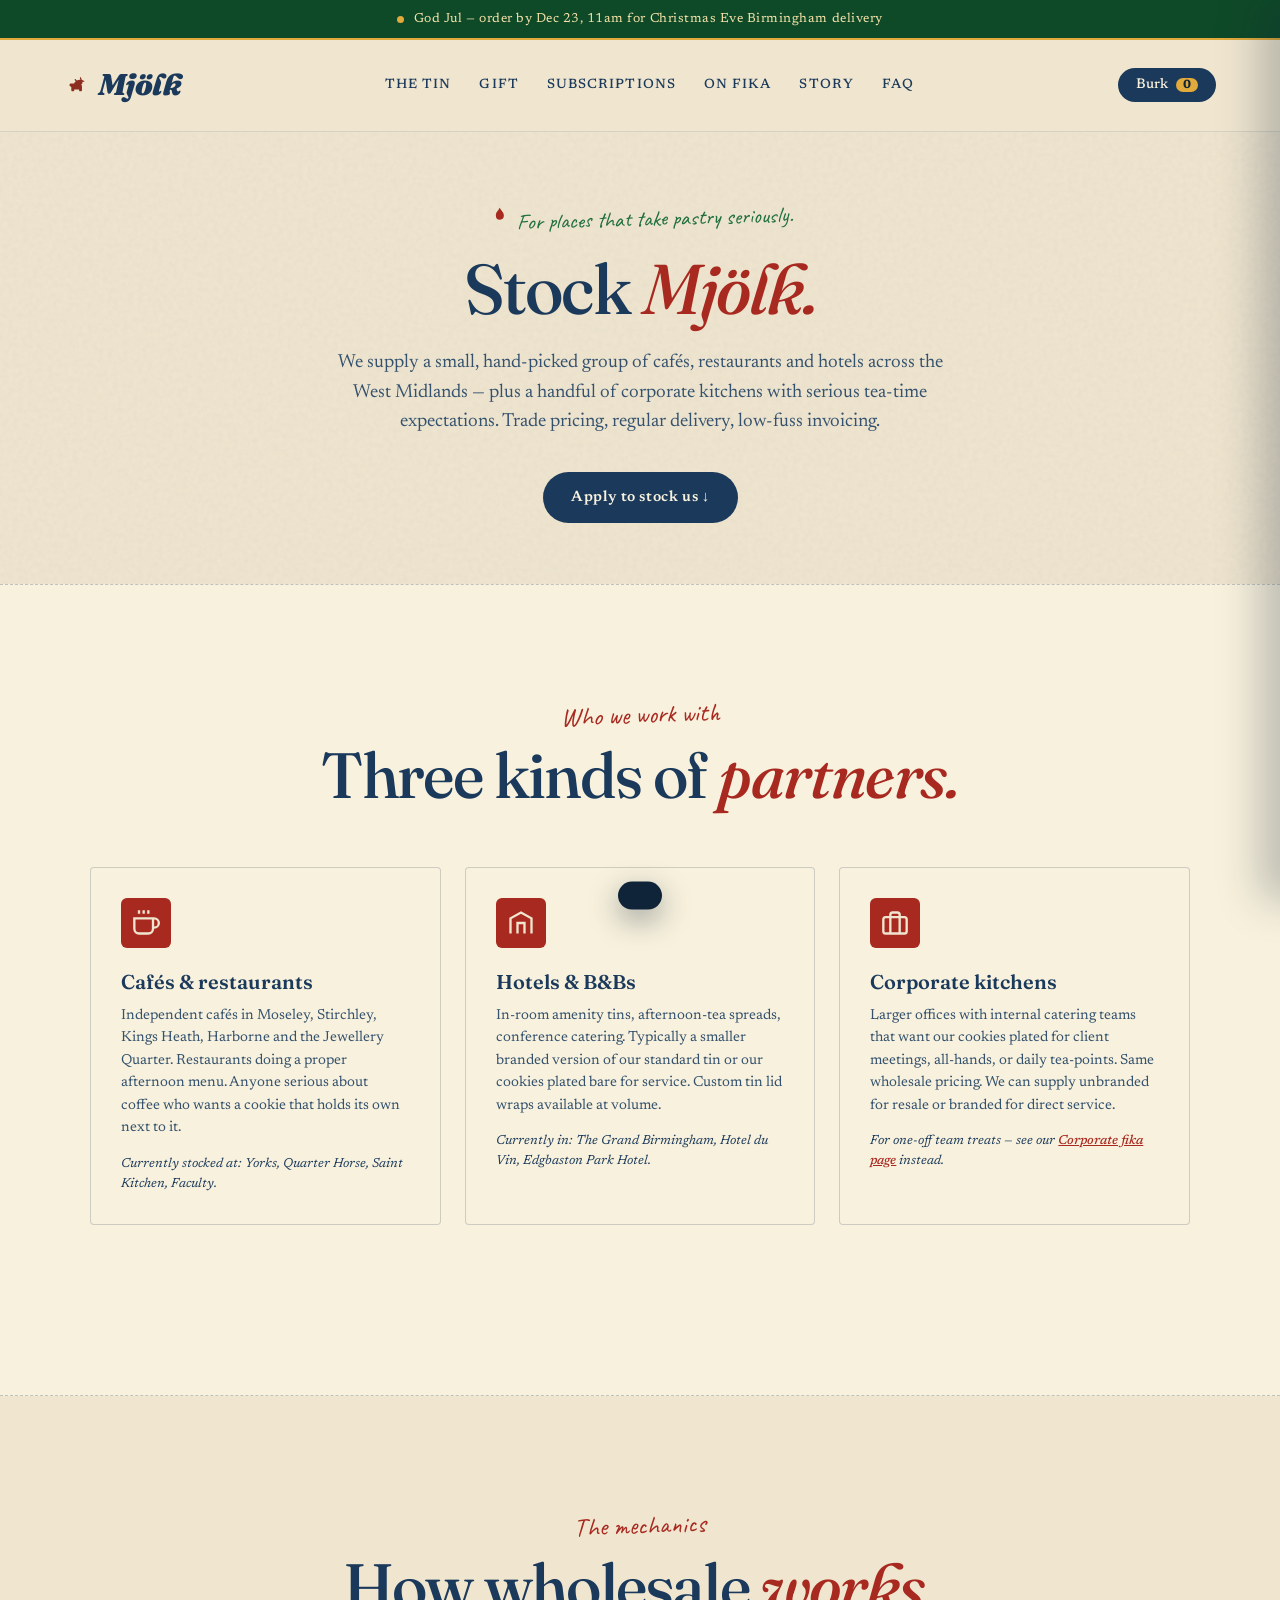
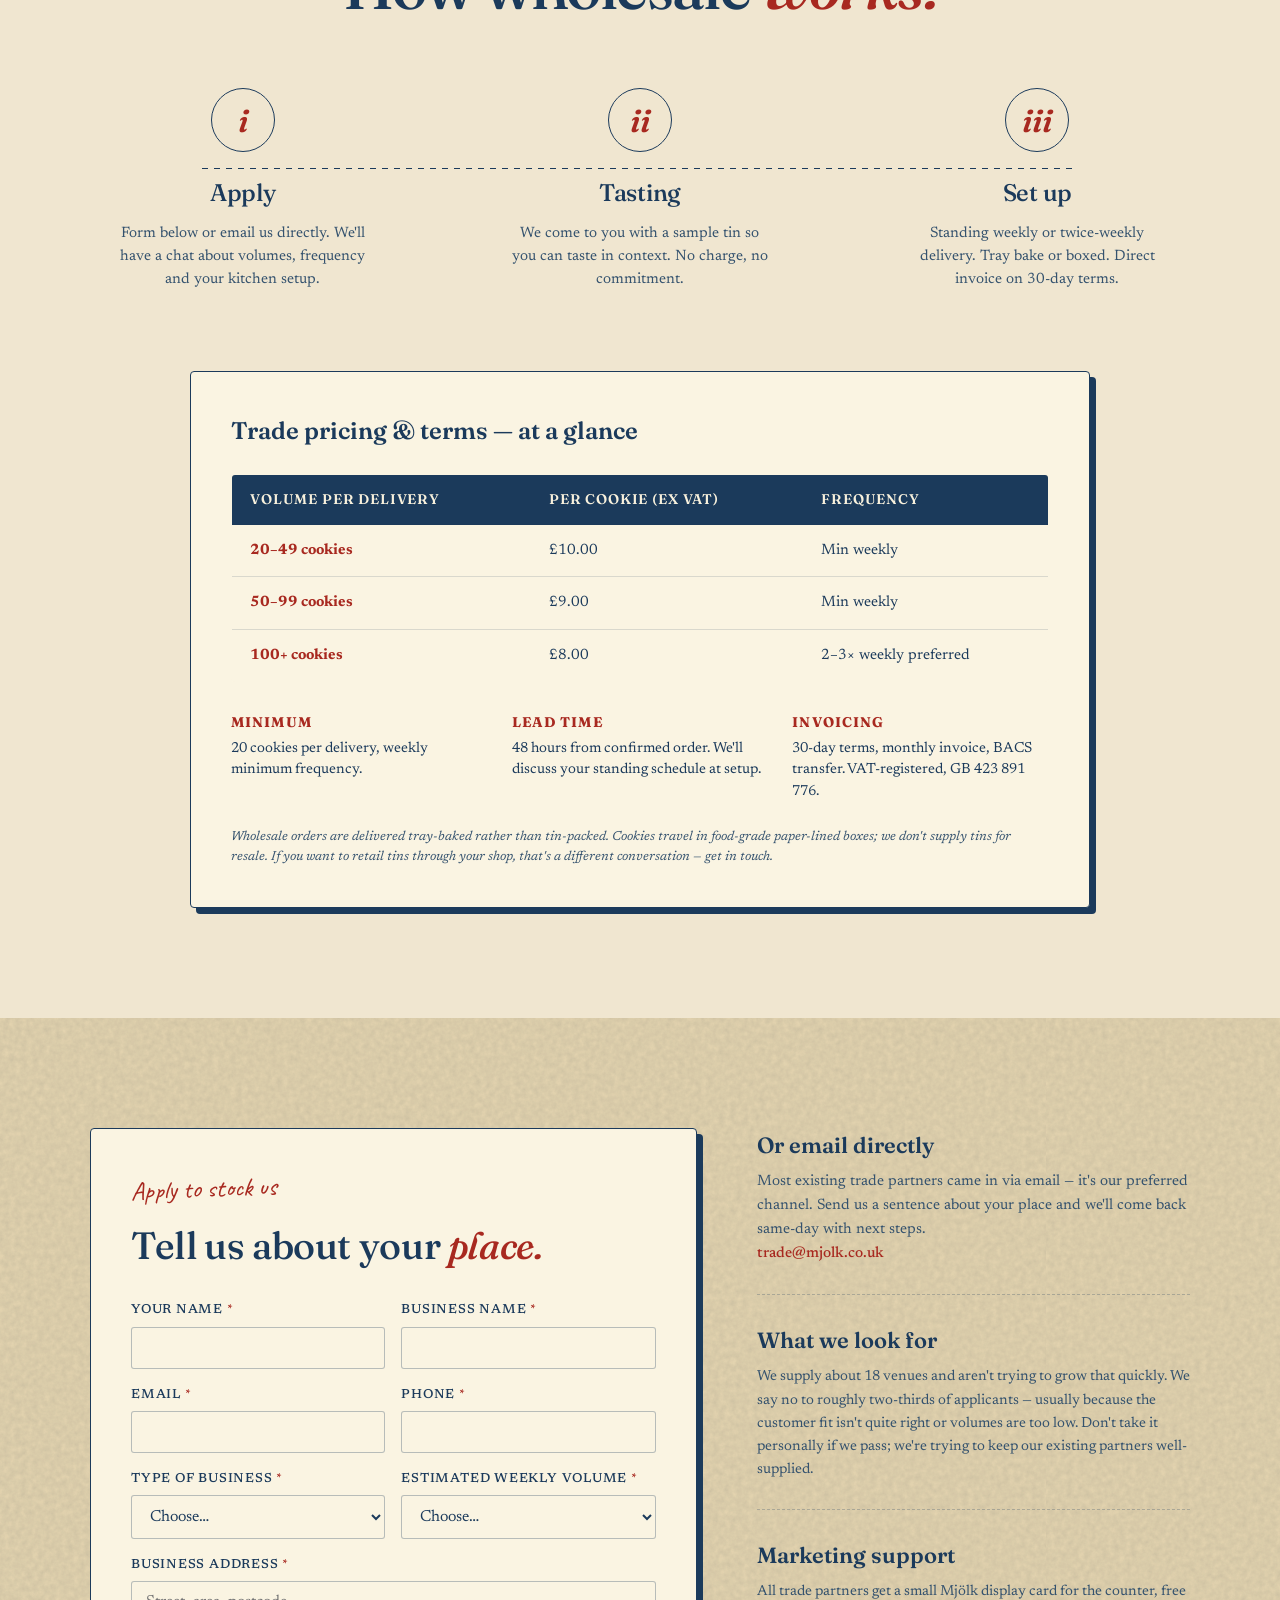
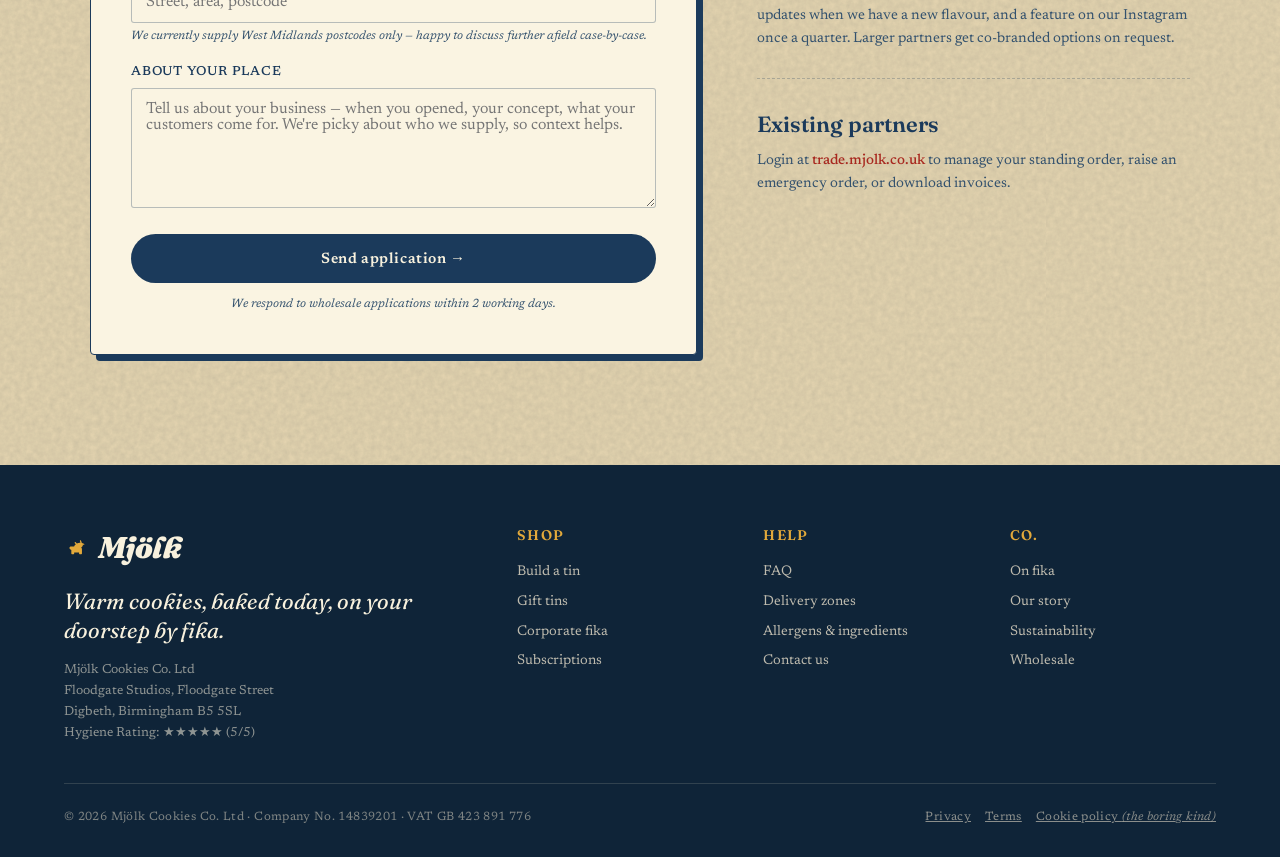
<file: wholesale.html>
<!DOCTYPE html>
<html lang="en-GB">
<head>
<meta charset="UTF-8">
<meta name="viewport" content="width=device-width, initial-scale=1.0">
<link rel="icon" type="image/svg+xml" href="favicon.svg">
<link rel="apple-touch-icon" href="favicon.svg">
<title>Wholesale — Mjölk Cookies</title>
<meta name="description" content="Stock Mjölk Cookies. Wholesale supply for cafés, restaurants, hotels and corporate kitchens across Birmingham and the West Midlands. Bulk pricing, regular delivery, low minimums.">
<link rel="preconnect" href="https://fonts.googleapis.com">
<link rel="preconnect" href="https://fonts.gstatic.com" crossorigin>
<link href="https://fonts.googleapis.com/css2?family=Fraunces:ital,opsz,wght@0,9..144,400;0,9..144,500;0,9..144,600;0,9..144,700;0,9..144,900;1,9..144,400;1,9..144,600;1,9..144,900&family=Newsreader:ital,wght@0,400;0,500;0,600;1,400;1,500&family=Caveat:wght@500;700&display=swap" rel="stylesheet">
<link rel="stylesheet" href="styles.css">
<script src="theme-init.js"></script>
</head>
<body>

<div class="topbar">
  <span class="pulse"></span>
  Order by <strong>11am Mon–Fri</strong> for <strong>same-day Birmingham</strong> · UK next-day · Free over <strong>£60</strong>
</div>

<nav class="site-nav">
  <a href="index.html" class="logo">
    <svg class="dala" viewBox="0 0 64 64"><path fill="#8E2D1F" d="M51 24c-1.5-2.5-4-4-7-4.5L42 14c-.3-.8-1.2-1.2-2-.9-.7.3-1.1 1-.9 1.7l1.2 4.5c-3-.2-6 .3-8.5 1.5l-3-3c-.6-.6-1.6-.6-2.2 0-.6.6-.6 1.6 0 2.2l2.5 2.5c-2 1.5-3.5 3.5-4.3 5.8H17c-2 0-3.5 1.5-3.5 3.5 0 1.2.6 2.3 1.5 3l3 2v8.7c0 1 .8 1.8 1.8 1.8h3.5c1 0 1.8-.8 1.8-1.8v-2.4h12v2.4c0 1 .8 1.8 1.8 1.8h3.5c1 0 1.8-.8 1.8-1.8V35.5c0-2-.7-3.8-1.8-5.3 1.7-.7 3-2 3.7-3.7.4-1 .3-2-.1-2.5z"/><circle cx="46" cy="26" r="1.2" fill="#F0E6D0"/></svg>
    Mjölk
  </a>
  <ul>
    <li><a href="index.html#shop">The Tin</a></li>
    <li><a href="gift-tins.html">Gift</a></li>
    <li><a href="subscriptions.html">Subscriptions</a></li>
    <li><a href="index.html#fika">On Fika</a></li>
    <li><a href="our-story.html">Story</a></li>
    <li><a href="index.html#faq">FAQ</a></li>
  </ul>
  <div class="nav-right">
    <button class="cart-btn" onclick="openCart()">Burk <span class="cart-count" data-cart-count>0</span></button>
    <button class="mobile-menu-btn" onclick="toggleMobileMenu()" aria-label="Menu">
      <svg viewBox="0 0 24 24" fill="none" stroke="currentColor" stroke-width="2"><path d="M3 6h18M3 12h18M3 18h18"/></svg>
    </button>
  </div>
</nav>

<!-- Page hero -->
<section class="page-hero">
  <span class="eyebrow">
    <svg viewBox="0 0 24 24" fill="none"><path d="M12 2c2 4 4 4 4 8a4 4 0 11-8 0c0-4 2-4 4-8z" fill="#8E2D1F"/></svg>
    For places that take pastry seriously.
  </span>
  <h1>Stock <span class="it">Mjölk.</span></h1>
  <p class="lede">
    We supply a small, hand-picked group of cafés, restaurants and hotels across the West Midlands —
    plus a handful of corporate kitchens with serious tea-time expectations. Trade pricing,
    regular delivery, low-fuss invoicing.
  </p>
  <a href="#apply" class="btn-primary">Apply to stock us ↓</a>
</section>

<!-- Customer types -->
<section style="background: var(--cream-light); border-top: 1px dashed rgba(27,58,91,.25); border-bottom: 1px dashed rgba(27,58,91,.25)">
  <div style="text-align:center; margin-bottom: 60px">
    <span class="section-eyebrow">Who we work with</span>
    <h2 class="section-title">Three kinds of <span class="it">partners.</span></h2>
  </div>

  <div class="wholesale-types">
    <div class="wholesale-type">
      <div class="wholesale-type-icon">
        <svg viewBox="0 0 24 24" fill="none" stroke="#F0E6D0" stroke-width="2"><path d="M18 8h1a4 4 0 010 8h-1M2 8h16v9a4 4 0 01-4 4H6a4 4 0 01-4-4z"/><path d="M6 1v3M10 1v3M14 1v3"/></svg>
      </div>
      <h4>Cafés &amp; restaurants</h4>
      <p style="margin-bottom: 14px">Independent cafés in Moseley, Stirchley, Kings Heath, Harborne and the Jewellery Quarter. Restaurants doing a proper afternoon menu. Anyone serious about coffee who wants a cookie that holds its own next to it.</p>
      <p style="font-size: 13px; color: var(--navy); font-style: italic">Currently stocked at: Yorks, Quarter Horse, Saint Kitchen, Faculty.</p>
    </div>

    <div class="wholesale-type">
      <div class="wholesale-type-icon">
        <svg viewBox="0 0 24 24" fill="none" stroke="#F0E6D0" stroke-width="2"><path d="M3 21V8l9-5 9 5v13M9 21V12h6v9"/></svg>
      </div>
      <h4>Hotels &amp; B&amp;Bs</h4>
      <p style="margin-bottom: 14px">In-room amenity tins, afternoon-tea spreads, conference catering. Typically a smaller branded version of our standard tin or our cookies plated bare for service. Custom tin lid wraps available at volume.</p>
      <p style="font-size: 13px; color: var(--navy); font-style: italic">Currently in: The Grand Birmingham, Hotel du Vin, Edgbaston Park Hotel.</p>
    </div>

    <div class="wholesale-type">
      <div class="wholesale-type-icon">
        <svg viewBox="0 0 24 24" fill="none" stroke="#F0E6D0" stroke-width="2"><rect x="2" y="7" width="20" height="14" rx="2"/><path d="M16 21V5a2 2 0 00-2-2h-4a2 2 0 00-2 2v16"/></svg>
      </div>
      <h4>Corporate kitchens</h4>
      <p style="margin-bottom: 14px">Larger offices with internal catering teams that want our cookies plated for client meetings, all-hands, or daily tea-points. Same wholesale pricing. We can supply unbranded for resale or branded for direct service.</p>
      <p style="font-size: 13px; color: var(--navy); font-style: italic">For one-off team treats — see our <a href="corporate.html" style="color: var(--falu); font-weight: 500">Corporate fika page</a> instead.</p>
    </div>
  </div>
</section>

<!-- How it works -->
<section>
  <div style="text-align:center; margin-bottom: 70px">
    <span class="section-eyebrow">The mechanics</span>
    <h2 class="section-title">How wholesale <span class="it">works.</span></h2>
  </div>

  <div class="steps">
    <div class="step"><div class="step-num">i</div><h4>Apply</h4><p>Form below or email us directly. We'll have a chat about volumes, frequency and your kitchen setup.</p></div>
    <div class="step"><div class="step-num">ii</div><h4>Tasting</h4><p>We come to you with a sample tin so you can taste in context. No charge, no commitment.</p></div>
    <div class="step"><div class="step-num">iii</div><h4>Set up</h4><p>Standing weekly or twice-weekly delivery. Tray bake or boxed. Direct invoice on 30-day terms.</p></div>
  </div>

  <!-- Pricing/terms snapshot -->
  <div style="max-width: 900px; margin: 80px auto 0; background: var(--paper); border: 1.5px solid var(--navy); padding: 40px; border-radius: 4px; box-shadow: 6px 6px 0 var(--navy)">
    <h3 style="font-family: 'Fraunces', serif; font-size: 24px; font-weight: 600; color: var(--navy); margin-bottom: 24px">Trade pricing &amp; terms — at a glance</h3>
    <table class="cutoff-table" style="margin-top: 0">
      <thead>
        <tr>
          <th>Volume per delivery</th>
          <th>Per cookie (ex VAT)</th>
          <th>Frequency</th>
        </tr>
      </thead>
      <tbody>
        <tr>
          <td><strong>20–49 cookies</strong></td>
          <td>£10.00</td>
          <td>Min weekly</td>
        </tr>
        <tr>
          <td><strong>50–99 cookies</strong></td>
          <td>£9.00</td>
          <td>Min weekly</td>
        </tr>
        <tr>
          <td><strong>100+ cookies</strong></td>
          <td>£8.00</td>
          <td>2–3× weekly preferred</td>
        </tr>
      </tbody>
    </table>
    <div style="margin-top: 30px; display: grid; grid-template-columns: repeat(3, 1fr); gap: 24px" class="terms-grid">
      <div>
        <strong style="font-family: 'Fraunces', serif; color: var(--falu); display: block; margin-bottom: 4px; font-size: 14px; text-transform: uppercase; letter-spacing: .08em">Minimum</strong>
        <p style="font-size: 14.5px; color: var(--navy); line-height: 1.5">20 cookies per delivery, weekly minimum frequency.</p>
      </div>
      <div>
        <strong style="font-family: 'Fraunces', serif; color: var(--falu); display: block; margin-bottom: 4px; font-size: 14px; text-transform: uppercase; letter-spacing: .08em">Lead time</strong>
        <p style="font-size: 14.5px; color: var(--navy); line-height: 1.5">48 hours from confirmed order. We'll discuss your standing schedule at setup.</p>
      </div>
      <div>
        <strong style="font-family: 'Fraunces', serif; color: var(--falu); display: block; margin-bottom: 4px; font-size: 14px; text-transform: uppercase; letter-spacing: .08em">Invoicing</strong>
        <p style="font-size: 14.5px; color: var(--navy); line-height: 1.5">30-day terms, monthly invoice, BACS transfer. VAT-registered, GB 423 891 776.</p>
      </div>
    </div>
    <p style="margin-top: 24px; font-size: 13px; color: var(--navy-soft); font-style: italic">
      Wholesale orders are delivered tray-baked rather than tin-packed. Cookies travel in food-grade
      paper-lined boxes; we don't supply tins for resale. If you want to retail tins through your
      shop, that's a different conversation — get in touch.
    </p>
  </div>
</section>

<!-- Application form -->
<section id="apply" style="background: var(--cream-deep); background-image: var(--grain); background-blend-mode: multiply">
  <div class="contact-grid">
    <div class="contact-form-wrap">
      <span class="section-eyebrow">Apply to stock us</span>
      <h2 style="font-family: 'Fraunces', serif; font-weight: 500; font-size: clamp(28px, 3vw, 38px); color: var(--navy); margin-bottom: 24px; letter-spacing: -.01em">Tell us about your <span style="font-style: italic; color: var(--falu)">place.</span></h2>
      <form onsubmit="submitWholesale(event)">
        <div class="form-row cols-2">
          <div class="form-field">
            <label>Your name <span class="req">*</span></label>
            <input type="text" required name="name">
          </div>
          <div class="form-field">
            <label>Business name <span class="req">*</span></label>
            <input type="text" required name="business">
          </div>
        </div>
        <div class="form-row cols-2">
          <div class="form-field">
            <label>Email <span class="req">*</span></label>
            <input type="email" required name="email">
          </div>
          <div class="form-field">
            <label>Phone <span class="req">*</span></label>
            <input type="tel" required name="phone">
          </div>
        </div>
        <div class="form-row cols-2">
          <div class="form-field">
            <label>Type of business <span class="req">*</span></label>
            <select required name="type">
              <option value="">Choose…</option>
              <option>Café / coffee shop</option>
              <option>Restaurant</option>
              <option>Hotel / B&amp;B</option>
              <option>Corporate kitchen</option>
              <option>Catering company</option>
              <option>Other</option>
            </select>
          </div>
          <div class="form-field">
            <label>Estimated weekly volume <span class="req">*</span></label>
            <select required name="volume">
              <option value="">Choose…</option>
              <option>20–49 cookies/week</option>
              <option>50–99 cookies/week</option>
              <option>100–199 cookies/week</option>
              <option>200+ cookies/week</option>
              <option>Not sure yet</option>
            </select>
          </div>
        </div>
        <div class="form-row">
          <div class="form-field">
            <label>Business address <span class="req">*</span></label>
            <input type="text" required name="address" placeholder="Street, area, postcode">
            <div class="hint">We currently supply West Midlands postcodes only — happy to discuss further afield case-by-case.</div>
          </div>
        </div>
        <div class="form-row">
          <div class="form-field">
            <label>About your place</label>
            <textarea name="about" placeholder="Tell us about your business — when you opened, your concept, what your customers come for. We're picky about who we supply, so context helps."></textarea>
          </div>
        </div>
        <button type="submit" class="btn-primary" style="width: 100%; padding: 16px">Send application →</button>
        <p style="font-size: 12px; color: var(--navy-soft); text-align: center; margin-top: 12px; font-style: italic">We respond to wholesale applications within 2 working days.</p>
      </form>
    </div>

    <div class="contact-info">
      <div class="info-block">
        <h3>Or email directly</h3>
        <p>Most existing trade partners came in via email — it's our preferred channel. Send us a sentence about your place and we'll come back same-day with next steps.</p>
        <p><a href="mailto:trade@mjolk.co.uk">trade@mjolk.co.uk</a></p>
      </div>
      <div class="info-block">
        <h3>What we look for</h3>
        <p style="font-size: 14.5px; line-height: 1.6">We supply about 18 venues and aren't trying to grow that quickly. We say no to roughly two-thirds of applicants — usually because the customer fit isn't quite right or volumes are too low. Don't take it personally if we pass; we're trying to keep our existing partners well-supplied.</p>
      </div>
      <div class="info-block">
        <h3>Marketing support</h3>
        <p style="font-size: 14.5px; line-height: 1.6">All trade partners get a small Mjölk display card for the counter, free updates when we have a new flavour, and a feature on our Instagram once a quarter. Larger partners get co-branded options on request.</p>
      </div>
      <div class="info-block">
        <h3>Existing partners</h3>
        <p style="font-size: 14.5px; line-height: 1.6">Login at <a href="#">trade.mjolk.co.uk</a> to manage your standing order, raise an emergency order, or download invoices.</p>
      </div>
    </div>
  </div>
</section>

<!-- Footer -->
<footer>
  <div class="footer-grid">
    <div>
      <a href="index.html" class="logo" style="color: var(--cream-light); margin-bottom: 16px; display: inline-flex">
        <svg class="dala" viewBox="0 0 64 64"><path fill="#E2A93B" d="M51 24c-1.5-2.5-4-4-7-4.5L42 14c-.3-.8-1.2-1.2-2-.9-.7.3-1.1 1-.9 1.7l1.2 4.5c-3-.2-6 .3-8.5 1.5l-3-3c-.6-.6-1.6-.6-2.2 0-.6.6-.6 1.6 0 2.2l2.5 2.5c-2 1.5-3.5 3.5-4.3 5.8H17c-2 0-3.5 1.5-3.5 3.5 0 1.2.6 2.3 1.5 3l3 2v8.7c0 1 .8 1.8 1.8 1.8h3.5c1 0 1.8-.8 1.8-1.8v-2.4h12v2.4c0 1 .8 1.8 1.8 1.8h3.5c1 0 1.8-.8 1.8-1.8V35.5c0-2-.7-3.8-1.8-5.3 1.7-.7 3-2 3.7-3.7.4-1 .3-2-.1-2.5z"/></svg>
        Mjölk
      </a>
      <div class="footer-tag">Warm cookies, baked today, on your doorstep by fika.</div>
      <div style="font-size: 13px; opacity: .55; line-height: 1.6">Mjölk Cookies Co. Ltd<br>Floodgate Studios, Floodgate Street<br>Digbeth, Birmingham B5 5SL<br>Hygiene Rating: ★★★★★ (5/5)</div>
    </div>
    <div><h5>Shop</h5><ul><li><a href="index.html#shop">Build a tin</a></li><li><a href="gift-tins.html">Gift tins</a></li><li><a href="corporate.html">Corporate fika</a></li><li><a href="subscriptions.html">Subscriptions</a></li></ul></div>
    <div><h5>Help</h5><ul><li><a href="index.html#faq">FAQ</a></li><li><a href="delivery.html">Delivery zones</a></li><li><a href="allergens.html">Allergens & ingredients</a></li><li><a href="contact.html">Contact us</a></li></ul></div>
    <div><h5>Co.</h5><ul><li><a href="index.html#fika">On fika</a></li><li><a href="our-story.html">Our story</a></li><li><a href="sustainability.html">Sustainability</a></li><li><a href="wholesale.html">Wholesale</a></li></ul></div>
  </div>
  <div class="footer-bottom">
    <div>© 2026 Mjölk Cookies Co. Ltd · Company No. 14839201 · VAT GB 423 891 776</div>
    <div><a href="privacy" style="color: rgba(240,230,208,.55); margin-right: 14px">Privacy</a><a href="terms" style="color: rgba(240,230,208,.55); margin-right: 14px">Terms</a><a href="cookies" style="color: rgba(240,230,208,.55)">Cookie policy <em>(the boring kind)</em></a></div>
  </div>
</footer>

<div class="sticky-cta">
  <div class="sticky-cta-left"><div class="label">Your tin</div><div class="price" id="sticky-price">£0.00</div></div>
  <a href="index.html#shop">Build a tin →</a>
</div>

<div class="cart-overlay" id="cart-overlay" onclick="closeCart()"></div>
<aside class="cart-drawer" id="cart-drawer">
  <div class="cart-head"><h3>Your tin</h3><button class="cart-close" onclick="closeCart()">×</button></div>
  <div class="cart-body" id="cart-body"></div>
  <div class="cart-foot">
    <div class="row"><span>Subtotal</span><span id="cart-subtotal">£0.00</span></div>
    <div class="row"><span>Delivery</span><span id="cart-delivery">£6.95</span></div>
    <div class="row total"><span>Total</span><span id="cart-total">£0.00</span></div>
    <button id="cart-checkout-btn" onclick="checkout()">Checkout →</button>
  </div>
</aside>

<div class="toast" id="toast"></div>
<script src="app.js"></script>
<style>@media(max-width:700px){ .terms-grid{ grid-template-columns: 1fr !important } }</style>
</body>
</html>
</file>
<file: styles.css>
/* ════════════════════════════════════════════════════════════════
   MJÖLK COOKIES — Shared Stylesheet
   Folk-Swedish palette: Falu red, Nordic navy, mustard, cream
   ════════════════════════════════════════════════════════════════ */

:root{
  --cream: #F0E6D0;
  --cream-light: #F8F1DD;
  --cream-deep: #E5D5B0;
  --falu: #8E2D1F;
  --falu-deep: #6B1F14;
  --navy: #1B3A5B;
  --navy-soft: #34526E;
  --navy-deep: #0F2438;
  --mustard: #E2A93B;
  --mustard-deep: #B8841E;
  --cocoa-warm: #6B4226;
  --paper: #FAF4E2;
  --ink: #0F1A28;
  --shadow: 0 14px 40px -12px rgba(15,36,56,.35);
  --shadow-card-hover: 8px 12px 0 var(--navy);
  --shadow-gift-hover: 6px 10px 0 var(--navy);
  --shadow-hero: 0 30px 60px -20px rgba(15,36,56,.35), 0 12px 24px -12px rgba(15,36,56,.25);
  --success: #1F6E3D;
  --success-soft: rgba(31,110,61,.08);
  --warning: var(--mustard-deep);
  --info: var(--navy-soft);
  --ease-out-expo: cubic-bezier(0.16, 1, 0.3, 1);
  --ease-out-quint: cubic-bezier(0.22, 1, 0.36, 1);
  --grain: url("data:image/svg+xml,%3Csvg viewBox='0 0 200 200' xmlns='http://www.w3.org/2000/svg'%3E%3Cfilter id='n'%3E%3CfeTurbulence type='fractalNoise' baseFrequency='0.9' numOctaves='3' stitchTiles='stitch'/%3E%3CfeColorMatrix values='0 0 0 0 0.10 0 0 0 0 0.14 0 0 0 0 0.22 0 0 0 0.16 0'/%3E%3C/filter%3E%3Crect width='100%25' height='100%25' filter='url(%23n)'/%3E%3C/svg%3E");
}

*{ box-sizing:border-box; margin:0; padding:0 }
html{ scroll-behavior:smooth }

/* ───────── Custom cursor: dala horse ─────────
   Hotspot at the horse's nose (~23,7 in 32px space) so the click point
   feels natural. Falls back to system cursor if the SVG can't load. */
html, body{
  cursor: url('cursor-dala.svg') 23 7, auto;
}
a, button, label, summary, [role="button"], [onclick],
.cookie-card, .qty-btn, .cart-btn, .faq-q, .gift-card, .step,
.btn-primary, .btn-secondary, .fika-cta, .stamp,
.cart-line-btn, .cart-close, .mobile-menu-btn{
  cursor: url('cursor-dala.svg') 23 7, pointer;
}
input:not([type="checkbox"]):not([type="radio"]):not([type="button"]):not([type="submit"]),
textarea, [contenteditable="true"]{
  cursor: text;
}
button:disabled, [disabled]{
  cursor: not-allowed;
}
body{
  background: var(--cream);
  color: var(--navy);
  font-family: 'Newsreader', Georgia, serif;
  font-size: 17px;
  line-height: 1.55;
  overflow-x: hidden;
  position: relative;
  min-height: 100vh;
}
body::before{
  content:""; position:fixed; inset:0; z-index:1; pointer-events:none;
  background-image: var(--grain); opacity:.30; mix-blend-mode: multiply;
}
::selection{ background: var(--falu); color: var(--cream-light) }

/* ───────── Top utility bar ───────── */
.topbar{
  background: var(--navy-deep); color: var(--cream-light);
  font-family: 'Newsreader', serif; font-size: 13px; letter-spacing: .04em;
  padding: 9px 20px; text-align:center; position: relative; z-index: 10;
}
.topbar strong{ color: var(--mustard); font-weight:600 }
.topbar .pulse{
  display:inline-block; width:7px; height:7px; border-radius:50%;
  background: var(--mustard); margin-right:6px; vertical-align:middle;
  animation: pulse 1.6s ease-in-out infinite;
}
@keyframes pulse{ 0%,100%{opacity:1} 50%{opacity:.35} }

/* ───────── Nav ───────── */
nav.site-nav{
  display:flex; justify-content:space-between; align-items:center;
  padding: 22px 5vw; position: sticky; top:0; z-index:20;
  background: var(--cream); border-bottom: 1px solid rgba(27,58,91,.12);
  backdrop-filter: blur(6px);
}
.logo{
  font-family: 'Fraunces', serif; font-weight: 900; font-style: italic;
  font-size: 30px; letter-spacing: -.02em; color: var(--navy);
  display:flex; align-items: center; gap: 8px; text-decoration: none;
}
.logo .dala{ width: 26px; height: 26px; flex-shrink: 0 }
nav.site-nav ul{ display:flex; gap: 28px; list-style:none }
nav.site-nav ul a{
  color: var(--navy); text-decoration:none; font-size: 13.5px;
  letter-spacing: .08em; text-transform: uppercase; font-weight: 500;
  position: relative; padding: 4px 0;
}
nav.site-nav ul a::after{
  content:""; position:absolute; left:0; bottom:0; width:0; height:1px;
  background: var(--falu); transition: width .3s ease;
}
nav.site-nav ul a:hover::after,
nav.site-nav ul a.is-active::after{ width:100% }
nav.site-nav ul a.is-active{ color: var(--falu) }
.nav-right{ display:flex; gap: 18px; align-items: center }
.cart-btn{
  background: var(--navy); color: var(--cream-light); border:none;
  padding: 10px 18px; border-radius: 999px; cursor: pointer;
  font-family: 'Newsreader', serif; font-size: 14px; font-weight: 500;
  display:flex; gap: 8px; align-items:center;
  transition: transform .2s var(--ease-out-expo), background .2s var(--ease-out-expo);
  will-change: transform;
}
.cart-btn:hover{ background: var(--falu); transform: translateY(-1px) }
.cart-count{
  background: var(--mustard); color: var(--navy-deep); font-weight: 700;
  font-size: 12px; padding: 1px 7px; border-radius: 999px;
  font-family: 'Newsreader', serif;
}
.mobile-menu-btn{
  display:none; background: none; border: none; cursor: pointer;
  width: 32px; height: 32px; padding: 4px; color: var(--navy);
}
.mobile-menu-btn svg{ width: 100%; height: 100% }
@media(max-width:900px){
  nav.site-nav ul{ display:none }
  nav.site-nav ul.mobile-open{
    display: flex; position: absolute; top: 100%; left: 0; right: 0;
    flex-direction: column; gap: 0; background: var(--cream-light);
    padding: 16px 5vw; border-bottom: 1px solid rgba(27,58,91,.12);
    box-shadow: 0 10px 20px rgba(15,36,56,.1);
  }
  nav.site-nav ul.mobile-open li{ padding: 12px 0; border-bottom: 1px dashed rgba(27,58,91,.15) }
  nav.site-nav ul.mobile-open li:last-child{ border-bottom: none }
  .mobile-menu-btn{ display: block }
}

/* ───────── Homepage hero ───────── */
.hero{
  padding: 70px 5vw 90px;
  max-width: 1280px; margin: 0 auto;
  display: grid; grid-template-columns: minmax(0, 1.05fr) minmax(0, .95fr);
  gap: 56px; align-items: center;
  position: relative;
}
.hero::before{
  content:""; position:absolute; top:40px; right:6%; width:340px; height:340px;
  background: radial-gradient(circle, rgba(226,169,59,.34), transparent 65%);
  z-index:0; filter: blur(28px); pointer-events: none;
}
.hero > div{ position: relative; z-index: 1 }
.hero-art{
  position: relative; z-index: 1;
  aspect-ratio: 1 / 1;
  max-width: 560px; margin: 0 0 0 auto;
  width: 100%;
}
.hero-art img{
  width: 100%; height: 100%;
  object-fit: cover;
  border-radius: 6px;
  box-shadow: var(--shadow-hero);
  display: block;
}
.hero-stamp{
  position: absolute;
  bottom: 18px; right: 18px;
  width: 68px; height: 68px;
  background: var(--cream-light);
  border-radius: 50%;
  display: flex; align-items: center; justify-content: center;
  box-shadow: 0 6px 14px rgba(15,36,56,.22), 0 1px 3px rgba(15,36,56,.12);
  border: 1.5px solid rgba(142,45,31,.18);
  transform: rotate(-6deg);
  pointer-events: none;
}
.hero-stamp img{
  width: 46px; height: 46px;
  border-radius: 0;
  box-shadow: none;
}
@media(max-width:600px){
  .hero-stamp{ width: 54px; height: 54px; bottom: 12px; right: 12px }
  .hero-stamp img{ width: 36px; height: 36px }
}
.eyebrow{
  display:inline-flex; align-items:center; gap:8px;
  font-family: 'Caveat', cursive; font-size: 22px; color: var(--falu);
  margin-bottom: 18px; transform: rotate(-1.5deg);
}
.eyebrow svg{ width:24px; height:24px }
h1.headline{
  font-family: 'Fraunces', serif; font-weight: 500;
  font-size: clamp(44px, 6.4vw, 92px);
  line-height: .95; letter-spacing: -.025em; color: var(--navy);
  margin-bottom: 24px; font-variation-settings: "opsz" 144, "SOFT" 100;
}
h1.headline .it{ font-style: italic; font-weight: 600; color: var(--falu) }
h1.headline .swash{ font-style: italic; font-weight: 400 }
h1.headline .fika-mark{ position: relative; display: inline-block }
h1.headline .fika-mark::after{
  content:""; position:absolute; left: 4%; right: 4%; bottom: 4px;
  height: 8px; background: var(--mustard); opacity: .55; z-index: -1;
  transform: skewX(-6deg);
}
.lede{
  font-size: 19px; line-height: 1.5; max-width: 480px;
  color: var(--navy-soft); margin-bottom: 36px;
}

/* ───────── Postcode checker ───────── */
.postcode{
  background: var(--paper); border: 1.5px solid var(--navy);
  padding: 22px 26px; max-width: 480px; position: relative;
  box-shadow: 6px 6px 0 var(--navy);
  border-radius: 4px;
}
.postcode-label{
  font-family: 'Caveat', cursive; font-size: 22px;
  color: var(--falu); margin-bottom: 4px; line-height: 1;
}
.postcode-sub{ font-size: 13.5px; color: var(--navy-soft); margin-bottom: 14px }
.postcode-form{ display:flex; gap: 10px }
.postcode-form input{
  flex:1; border: none; background: var(--cream); padding: 14px 16px;
  font-family: 'Newsreader', serif; font-size: 16px; color: var(--navy);
  border-bottom: 2px solid var(--navy); border-radius: 2px 2px 0 0;
  text-transform: uppercase; letter-spacing: .05em; outline: none;
}
.postcode-form input:focus{ background: white }
.postcode-form button{
  background: var(--navy); color: var(--cream-light); border:none;
  padding: 14px 22px; cursor: pointer; font-family: 'Newsreader', serif;
  font-size: 14px; font-weight: 600; letter-spacing: .08em;
  text-transform: uppercase; transition: background .2s;
  border-radius: 2px;
}
.postcode-form button:hover{ background: var(--falu) }
.postcode-result{
  margin-top: 14px; min-height: 0;
  font-family: 'Newsreader', serif; font-size: 14.5px; line-height: 1.5;
  border-radius: 4px;
  transition: opacity .2s var(--ease-out-expo), transform .2s var(--ease-out-expo);
}
.postcode-result:empty{ display: none }
.postcode-result:not(:empty){
  display: block; padding: 12px 14px;
  border-left: 4px solid var(--info);
  background: var(--cream);
}
.postcode-result.success{
  color: var(--success); font-weight: 500;
  border-left-color: var(--success);
  background: var(--success-soft);
}
.postcode-result.info{
  color: var(--navy-soft);
  border-left-color: var(--mustard-deep);
}
.postcode-result .check{
  display:inline-block; margin-right:6px;
  font-weight: 600;
}

@media(max-width:900px){
  .hero{
    grid-template-columns: 1fr; gap: 32px;
    padding: 40px 5vw 60px;
  }
  .hero-art{
    order: -1; max-width: 420px; margin: 0 auto;
  }
}

/* ───────── Page hero (used on non-home pages) ───────── */
.page-hero{
  padding: 70px 5vw 60px; max-width: 1200px; margin: 0 auto;
  position: relative; text-align: center;
}
.page-hero .eyebrow{ display: inline-block }
.page-hero h1{
  font-family: 'Fraunces', serif; font-weight: 500;
  font-size: clamp(40px, 5.5vw, 78px);
  line-height: 1; letter-spacing: -.025em; color: var(--navy);
  margin-bottom: 24px;
}
.page-hero h1 .it{ font-style: italic; color: var(--falu) }
.page-hero p.lede{
  font-size: 19px; line-height: 1.55; max-width: 640px;
  color: var(--navy-soft); margin: 0 auto 36px;
}

/* ───────── Value strip ───────── */
.value-strip{
  background: var(--navy-deep); color: var(--cream-light);
  padding: 28px 5vw; position: relative; z-index:2;
  overflow: hidden;
}
.value-strip::before, .value-strip::after{
  content:""; position:absolute; left:0; right:0; height: 4px;
  background-image: linear-gradient(90deg,
    var(--falu) 0 16%, var(--mustard) 16% 33%, var(--cream-light) 33% 50%,
    var(--mustard) 50% 67%, var(--falu) 67% 83%, var(--navy) 83% 100%);
  background-size: 60px 4px; opacity: .4;
}
.value-strip::before{ top: 0 }
.value-strip::after{ bottom: 0 }
.value-strip-inner{
  display:grid; grid-template-columns: repeat(4, 1fr); gap: 30px;
  max-width: 1300px; margin: 0 auto;
}
.value-item{ display:flex; gap: 14px; align-items: flex-start }
.value-item-num{
  font-family: 'Fraunces', serif; font-style: italic; font-weight: 600;
  font-size: 28px; color: var(--mustard); line-height: 1; min-width: 32px;
}
.value-item h4{
  font-family: 'Fraunces', serif; font-size: 18px; font-weight: 500;
  margin-bottom: 4px; letter-spacing: -.01em;
}
.value-item p{
  font-size: 13.5px; color: rgba(240,230,208,.72); line-height: 1.45;
}
@media(max-width:850px){ .value-strip-inner{ grid-template-columns: 1fr 1fr } }
@media(max-width:520px){ .value-strip-inner{ grid-template-columns: 1fr } }

/* ───────── Section base ───────── */
section{ padding: 110px 5vw; position: relative; z-index: 2 }
.section-eyebrow{
  font-family: 'Caveat', cursive; font-size: 26px; color: var(--falu);
  margin-bottom: 8px; transform: rotate(-2deg); display: inline-block;
}
h2.section-title{
  font-family: 'Fraunces', serif; font-weight: 500;
  font-size: clamp(38px, 5vw, 68px);
  line-height: 1; letter-spacing: -.025em; margin-bottom: 28px;
  color: var(--navy);
}
h2.section-title .it{ font-style: italic; color: var(--falu) }
.section-intro{
  max-width: 560px; font-size: 18px; color: var(--navy-soft);
  margin-bottom: 60px;
}

/* ───────── Shop / SKUs ───────── */
#shop{
  background: var(--cream-light);
  border-top: 1px dashed rgba(27,58,91,.25);
  border-bottom: 1px dashed rgba(27,58,91,.25);
}
.shop-grid{
  display:grid; grid-template-columns: repeat(4, 1fr); gap: 20px;
  max-width: 1300px; margin: 0 auto 50px;
}
@media(max-width:1000px){ .shop-grid{ grid-template-columns: 1fr 1fr } }
@media(max-width:560px){ .shop-grid{ grid-template-columns: 1fr } }

.cookie-card{
  background: var(--paper); border: 1.5px solid var(--navy);
  padding: 22px 22px 24px; position: relative;
  transition: transform .2s var(--ease-out-expo), box-shadow .2s var(--ease-out-expo);
  display:flex; flex-direction:column;
  border-radius: 4px;
  will-change: transform;
}
.cookie-card:hover{
  transform: translateY(-8px) rotate(-.5deg);
  box-shadow: var(--shadow-card-hover);
}
.cookie-card .stamp{
  position:absolute; top:14px; right: 14px;
  font-family: 'Fraunces', serif; font-style: italic; font-size: 12px;
  color: var(--falu); border: 1px solid var(--falu); padding: 3px 9px;
  border-radius: 999px; transform: rotate(6deg);
  letter-spacing: .04em;
}
.cookie-art{
  aspect-ratio: 1/1; margin-bottom: 18px; position: relative;
  display:flex; align-items:center; justify-content:center;
}
.cookie-art svg{ width: 88%; height: 88%; filter: drop-shadow(0 8px 12px rgba(15,36,56,.18)) }
.cookie-name{
  font-family: 'Fraunces', serif; font-size: 22px; font-weight: 600;
  line-height: 1.05; margin-bottom: 6px; letter-spacing: -.01em;
  color: var(--navy);
}
.cookie-tagline{
  font-family: 'Caveat', cursive; font-size: 18px; color: var(--falu);
  margin-bottom: 10px; line-height: 1;
}
.cookie-desc{
  font-size: 14px; color: var(--navy-soft); line-height: 1.45;
  margin-bottom: 14px; flex-grow: 1;
}
.cookie-allergens{
  font-size: 11.5px; color: var(--navy-soft); letter-spacing: .03em;
  text-transform: uppercase; padding-top: 12px;
  border-top: 1px dashed rgba(27,58,91,.25);
  margin-bottom: 14px;
}
.cookie-allergens strong{ color: var(--navy); font-weight: 600 }
.qty-row{
  display:flex; justify-content: space-between; align-items: center;
  padding-top: 8px;
}
.qty-controls{
  display:flex; align-items:center; gap: 12px;
  background: var(--cream); border: 1px solid var(--navy);
  border-radius: 999px; padding: 4px;
}
.qty-btn{
  width: 28px; height: 28px; border-radius: 50%; border:none;
  background: var(--navy); color: var(--cream-light); cursor: pointer;
  font-size: 16px; font-weight: 600; line-height: 1;
  display:flex; align-items:center; justify-content:center;
  transition: background .15s;
}
.qty-btn:hover{ background: var(--falu) }
.qty-num{
  font-family: 'Fraunces', serif; font-weight: 600; font-size: 16px;
  min-width: 16px; text-align: center;
}
.cookie-price{
  font-family: 'Fraunces', serif; font-weight: 600; font-size: 18px;
  color: var(--navy);
}

/* ───────── Tin builder ───────── */
.tin-builder{
  max-width: 980px; margin: 0 auto;
  background: var(--navy-deep); color: var(--cream-light);
  padding: 40px 50px; border-radius: 6px;
  display: grid; grid-template-columns: 1.1fr .9fr; gap: 50px;
  align-items: center; position: relative;
  box-shadow: 0 30px 60px -20px rgba(15,36,56,.55);
}
.tin-builder::before{
  content:"DIN BURK · YOUR TIN"; position:absolute; top:-12px; left: 40px;
  background: var(--falu); color: var(--cream-light);
  padding: 4px 12px; font-size: 11px; letter-spacing: .15em; font-weight: 600;
  border-radius: 2px;
}
.tin-builder h3{
  font-family: 'Fraunces', serif; font-size: 30px; font-weight: 500;
  margin-bottom: 8px; line-height: 1.1; letter-spacing: -.01em;
}
.tin-builder h3 .it{ font-style: italic; color: var(--mustard) }
.tin-builder p.builder-hint{
  font-size: 14px; color: rgba(240,230,208,.68); margin-bottom: 22px;
}
.tin-summary{ font-size: 14.5px; line-height: 1.7 }
.tin-summary .empty-line{ color: rgba(240,230,208,.4); font-style: italic }
.tin-summary .line{
  display:flex; justify-content: space-between;
  padding: 4px 0; border-bottom: 1px dotted rgba(240,230,208,.2);
}
.tin-summary .line:last-child{ border-bottom: none }
.builder-totals{
  border-top: 1.5px solid var(--mustard); margin-top: 16px; padding-top: 16px;
}
.builder-totals .total-row{
  display:flex; justify-content:space-between; align-items: baseline;
  margin-bottom: 4px;
}
.total-row.grand{ font-family: 'Fraunces', serif; font-size: 24px; font-weight: 600; color: var(--mustard) }
.builder-cta{
  background: var(--mustard); color: var(--navy-deep); border: none;
  padding: 16px 24px; border-radius: 999px; cursor: pointer;
  font-family: 'Newsreader', serif; font-size: 15px; font-weight: 600;
  letter-spacing: .04em; width: 100%; margin-top: 16px;
  transition: transform .2s, background .2s;
}
.builder-cta:hover{ background: var(--cream-light); transform: translateY(-2px) }
.builder-cta:disabled{ opacity:.5; cursor:not-allowed; transform:none }
.delivery-progress{
  margin-top: 18px; font-size: 13px; color: rgba(240,230,208,.78);
}
.progress-bar{
  height: 4px; background: rgba(240,230,208,.18); border-radius: 2px;
  margin-top: 6px; overflow:hidden;
}
.progress-bar-fill{
  height: 100%; background: var(--mustard); border-radius: 2px;
  transition: width .4s ease; width: 0%;
}
@media(max-width:780px){
  .tin-builder{ grid-template-columns: 1fr; padding: 36px 28px }
}

/* ───────── How it works ───────── */
#how{
  background: var(--cream);
  background-image:
    radial-gradient(circle at 10% 20%, rgba(142,45,31,.08), transparent 30%),
    radial-gradient(circle at 90% 80%, rgba(27,58,91,.10), transparent 35%);
}
.steps{
  display:grid; grid-template-columns: repeat(3, 1fr); gap: 40px;
  max-width: 1200px; margin: 0 auto; position: relative;
}
.steps::before{
  content:""; position: absolute; top: 80px; left: 12%; right: 12%;
  height: 1px; background-image: linear-gradient(90deg, var(--navy) 50%, transparent 50%);
  background-size: 12px 1px; z-index: 0;
}
.step{ text-align: center; position: relative; z-index: 2 }
.step-num{
  width: 64px; height: 64px; border-radius: 50%;
  background: var(--cream); border: 1.5px solid var(--navy);
  display:flex; align-items:center; justify-content:center;
  font-family: 'Fraunces', serif; font-style: italic; font-weight: 600;
  font-size: 32px; color: var(--falu);
  margin: 0 auto 22px;
}
.step h4{
  font-family: 'Fraunces', serif; font-size: 24px; font-weight: 500;
  margin-bottom: 10px; letter-spacing: -.01em; color: var(--navy);
}
.step p{ font-size: 15px; color: var(--navy-soft); max-width: 260px; margin: 0 auto }
@media(max-width:780px){
  .steps{ grid-template-columns: 1fr; gap: 50px }
  .steps::before{ display: none }
}

/* ───────── Fika manifesto ───────── */
#fika{
  background: var(--navy-deep); color: var(--cream-light);
  padding: 120px 5vw; position: relative; overflow: hidden;
}
#fika::before, #fika::after{
  content:""; position: absolute; left: 0; right: 0; height: 4px;
  background-image: linear-gradient(90deg,
    var(--falu) 0 16%, var(--mustard) 16% 33%, var(--cream-light) 33% 50%,
    var(--mustard) 50% 67%, var(--falu) 67% 83%, var(--navy) 83% 100%);
  background-size: 60px 4px; opacity: .35;
}
#fika::before{ top: 0 }
#fika::after{ bottom: 0 }
.fika-deco{
  position: absolute; top: 90px; right: -40px; width: 280px; opacity: .08;
  pointer-events: none;
}
.fika-deco svg{ width: 100%; height: auto }
@media(max-width:900px){ .fika-deco{ display: none } }

.fika-inner{
  max-width: 880px; margin: 0 auto; position: relative; z-index: 2;
}
#fika .section-eyebrow{ color: var(--mustard); transform: rotate(-1deg) }
.fika-title{
  font-family: 'Fraunces', serif; font-weight: 500;
  font-size: clamp(44px, 6.2vw, 84px);
  line-height: .95; letter-spacing: -.025em;
  margin: 12px 0 36px; color: var(--cream-light);
}
.fika-title .it{ font-style: italic; color: var(--mustard) }
.fika-lede{
  font-family: 'Fraunces', serif; font-weight: 400;
  font-size: clamp(20px, 2.2vw, 26px); line-height: 1.4;
  font-style: italic; color: var(--cream-light);
  max-width: 720px; margin-bottom: 50px;
  border-left: 3px solid var(--falu); padding-left: 24px;
}
.fika-body p{
  font-size: 17.5px; line-height: 1.7; color: rgba(240,230,208,.88);
  margin-bottom: 22px; max-width: 720px;
}
.fika-body em{ color: var(--mustard); font-style: italic; font-weight: 500 }

.fika-rules{
  display: grid; grid-template-columns: repeat(3, 1fr); gap: 36px;
  margin: 70px 0; padding: 54px 0;
  border-top: 1px solid rgba(240,230,208,.18);
  border-bottom: 1px solid rgba(240,230,208,.18);
}
@media(max-width:780px){ .fika-rules{ grid-template-columns: 1fr; gap: 36px; margin: 50px 0 } }
.rule .rule-num{
  font-family: 'Fraunces', serif; font-style: italic; font-weight: 600;
  font-size: 38px; color: var(--falu); line-height: 1; margin-bottom: 14px;
}
.rule h4{
  font-family: 'Fraunces', serif; font-size: 24px; font-weight: 500;
  margin-bottom: 10px; letter-spacing: -.01em; color: var(--cream-light);
}
.rule p{ font-size: 15px; line-height: 1.6; color: rgba(240,230,208,.72) }

.fika-quote{
  font-family: 'Fraunces', serif; font-weight: 400;
  font-size: clamp(28px, 4vw, 46px); line-height: 1.2;
  text-align: center; color: var(--mustard); padding: 30px 20px;
  position: relative; max-width: 720px; margin: 0 auto;
}
.fika-quote::before{
  content: "“"; font-family: 'Fraunces', serif; font-style: italic;
  font-size: 80px; color: var(--falu); position: absolute;
  top: -10px; left: 50%; transform: translateX(-50%);
  opacity: .55; line-height: 1;
}
.fika-quote .it{ font-style: italic }
.fika-quote-source{
  display: block; font-family: 'Caveat', cursive; font-size: 18px;
  color: rgba(240,230,208,.55); margin-top: 12px; font-style: normal;
}

.fika-close{
  font-size: 17px; line-height: 1.7; color: rgba(240,230,208,.85);
  max-width: 720px; margin: 50px auto 40px;
}
.fika-close strong{ color: var(--mustard); font-weight: 500 }

.fika-cta-row{ text-align: center; margin-top: 40px }
.fika-cta{
  display: inline-block; background: var(--mustard); color: var(--navy-deep);
  padding: 16px 32px; border-radius: 999px;
  font-family: 'Newsreader', serif; font-size: 15px; font-weight: 600;
  letter-spacing: .04em; text-decoration: none;
  transition: transform .2s, background .2s;
}
.fika-cta:hover{ background: var(--cream-light); transform: translateY(-2px) }
.fika-cta-sub{
  display: block; margin-top: 14px; font-size: 13px;
  color: rgba(240,230,208,.55);
}

/* ── Fika finale (Falu-red close, mirrors the newsletter band) ── */
.fika-finale{
  background: var(--falu);
  margin: 80px -5vw 0;
  padding: 80px 5vw;
  position: relative;
  overflow: hidden;
}
.fika-finale::before,
.fika-finale::after{
  content:""; position: absolute; left: 0; right: 0; height: 6px;
  background-image: repeating-linear-gradient(90deg,
    var(--mustard) 0 12px, transparent 12px 24px);
  opacity: .42;
}
.fika-finale::before{ top: 0 }
.fika-finale::after{ bottom: 0 }

.fika-finale .fika-quote{ color: var(--cream-light) }
.fika-finale .fika-quote::before{ color: var(--mustard); opacity: .55 }
.fika-finale .fika-quote .it{ color: var(--mustard) }
.fika-finale .fika-quote-source{ color: rgba(240,230,208,.7) }

.fika-finale .fika-close{ color: rgba(240,230,208,.92); margin: 40px auto 32px }
.fika-finale .fika-close strong{ color: var(--mustard); font-weight: 600 }

.fika-finale .fika-cta-row{ margin-top: 28px }
.fika-finale .fika-cta{ background: var(--mustard); color: var(--navy-deep) }
.fika-finale .fika-cta:hover{ background: var(--cream-light); transform: translateY(-2px) }
.fika-finale .fika-cta-sub{ color: rgba(240,230,208,.78) }

@media(max-width:760px){
  .fika-finale{ margin: 60px -5vw 0; padding: 60px 5vw }
}

/* ───────── Recipe / reheating card ───────── */
#reheat{
  background: var(--cream-deep);
  background-image: var(--grain);
  background-blend-mode: multiply;
}
.recipe-wrap{
  max-width: 1100px; margin: 0 auto; display: grid;
  grid-template-columns: 1fr 1.2fr; gap: 60px; align-items: center;
}
.recipe-card{
  background: var(--paper);
  background-image:
    repeating-linear-gradient(transparent, transparent 28px, rgba(27,58,91,.13) 28px, rgba(27,58,91,.13) 29px);
  padding: 50px 50px 50px 70px;
  position: relative; transform: rotate(-1.5deg);
  box-shadow: 10px 14px 30px -8px rgba(15,36,56,.3);
  border-radius: 2px;
}
.recipe-card::before{
  content:""; position: absolute; left: 40px; top: 0; bottom: 0; width: 1px;
  background: var(--falu); opacity: .35;
}
.recipe-pin{
  position: absolute; top: -14px; right: 24%; width: 26px; height: 26px;
  border-radius: 50%; background: var(--falu);
  box-shadow: 0 4px 8px rgba(15,36,56,.4), inset -2px -2px 4px rgba(0,0,0,.2);
}
.recipe-pin::after{
  content:""; position:absolute; top: 6px; left: 8px; width: 6px; height: 6px;
  background: rgba(255,255,255,.5); border-radius: 50%;
}
.recipe-card h3{
  font-family: 'Caveat', cursive; font-size: 36px; font-weight: 700;
  color: var(--falu); margin-bottom: 4px; line-height: 1;
}
.recipe-card .recipe-sub{
  font-family: 'Caveat', cursive; font-size: 20px; color: var(--navy-soft);
  margin-bottom: 22px;
}
.recipe-card ol{ list-style: none; counter-reset: step; padding: 0 }
.recipe-card ol li{
  counter-increment: step; padding-left: 38px; position: relative;
  margin-bottom: 16px; font-size: 16px; line-height: 1.55;
  color: var(--navy);
}
.recipe-card ol li::before{
  content: counter(step) ".";
  position:absolute; left: 0; top: -2px;
  font-family: 'Fraunces', serif; font-style: italic; font-weight: 600;
  color: var(--falu); font-size: 22px;
}
.recipe-card ol li strong{ font-weight: 600; color: var(--navy) }
.recipe-card .warning{
  margin-top: 14px; padding: 10px 14px; background: rgba(142,45,31,.1);
  border-left: 3px solid var(--falu); font-size: 14px; color: var(--navy);
  font-style: italic;
}
.recipe-card .signoff{
  margin-top: 22px; text-align: right;
  font-family: 'Caveat', cursive; font-size: 24px; color: var(--navy-soft);
  transform: rotate(-2deg);
}
@media(max-width:780px){
  .recipe-wrap{ grid-template-columns: 1fr; gap: 40px }
  .recipe-card{ padding: 40px 30px 40px 50px; transform: rotate(-.5deg) }
}

/* ───────── Reviews ───────── */
#reviews{ background: var(--cream) }
.reviews-header{
  display:flex; justify-content: space-between; align-items: flex-end;
  flex-wrap: wrap; gap: 20px; max-width: 1300px; margin: 0 auto 50px;
}
.stars{
  display:flex; align-items:center; gap: 10px;
  font-family: 'Fraunces', serif; font-size: 16px; color: var(--navy);
}
.stars-glyphs{ color: var(--falu); letter-spacing: 2px; font-size: 22px }
.stars b{ font-weight: 600 }
.reviews-grid{
  display: grid; grid-template-columns: repeat(3, 1fr); gap: 24px;
  max-width: 1300px; margin: 0 auto;
}
@media(max-width:900px){ .reviews-grid{ grid-template-columns: 1fr } }
.review{
  background: var(--paper); padding: 28px 28px 24px;
  border: 1px solid rgba(27,58,91,.18); border-radius: 4px;
  position: relative;
}
.review:nth-child(2){ transform: rotate(.6deg) }
.review:nth-child(3){ transform: rotate(-.4deg) }
.review-stars{ color: var(--falu); letter-spacing: 2px; font-size: 16px; margin-bottom: 12px }
.review p{
  font-family: 'Newsreader', serif; font-style: italic;
  font-size: 17px; line-height: 1.5; color: var(--navy);
  margin-bottom: 18px;
}
.review p::before{ content: "“"; font-family: 'Fraunces', serif; font-size: 36px; line-height: 0; vertical-align: -10px; color: var(--falu) }
.review-author{
  font-family: 'Fraunces', serif; font-weight: 600; font-size: 15px;
  letter-spacing: -.01em; color: var(--navy);
}
.review-loc{ font-size: 13px; color: var(--navy-soft); margin-top: 2px }
.verified{
  display:inline-flex; align-items:center; gap: 5px;
  font-size: 11px; color: #1F6E3D; margin-top: 6px;
  text-transform: uppercase; letter-spacing: .05em;
}
.verified::before{ content: "✓"; font-weight: 700 }

/* ───────── FAQ ───────── */
#faq{ background: var(--cream-light); border-top: 1px dashed rgba(27,58,91,.25) }
.faq-list{ max-width: 820px; margin: 0 auto }
.faq-item{
  border-bottom: 1px solid rgba(27,58,91,.2);
  padding: 22px 0; cursor: pointer;
}
.faq-q{
  display:flex; justify-content:space-between; align-items:center;
  font-family: 'Fraunces', serif; font-size: 21px; font-weight: 500;
  letter-spacing: -.005em; color: var(--navy); gap: 20px;
}
.faq-q .plus{
  font-family: 'Fraunces', serif; font-style: italic; font-size: 28px;
  color: var(--falu); transition: transform .25s var(--ease-out-expo); line-height: 1;
  flex-shrink: 0;
}
.faq-item.open .faq-q .plus{ transform: rotate(45deg) }
.faq-a{
  max-height: 0; overflow: hidden;
  transition: max-height .4s var(--ease-out-quint), padding .25s var(--ease-out-expo);
  font-size: 16px; color: var(--navy-soft); line-height: 1.6;
}
.faq-item.open .faq-a{ max-height: 800px; padding-top: 12px }

/* ───────── Newsletter ───────── */
.newsletter{
  background: var(--falu); color: var(--cream-light);
  padding: 70px 5vw; text-align: center;
  position: relative; overflow: hidden;
}
.newsletter::before, .newsletter::after{
  content:""; position: absolute; left: 0; right: 0; height: 6px;
  background-image: repeating-linear-gradient(90deg,
    var(--mustard) 0 12px, transparent 12px 24px);
  opacity: .35;
}
.newsletter::before{ top: 0 }
.newsletter::after{ bottom: 0 }
.newsletter h3{
  font-family: 'Fraunces', serif; font-size: clamp(32px, 4vw, 48px);
  font-weight: 500; line-height: 1.05; max-width: 700px; margin: 0 auto 12px;
  letter-spacing: -.015em;
}
.newsletter h3 .it{ font-style: italic; color: var(--mustard) }
.newsletter p{ max-width: 480px; margin: 0 auto 26px; opacity: .88; font-size: 16px }
.newsletter form{ display:flex; max-width: 460px; margin: 0 auto; gap: 8px }
.newsletter input{
  flex: 1; border: none; padding: 14px 18px; font-family: 'Newsreader', serif;
  font-size: 15px; background: var(--cream-light); color: var(--navy);
  border-radius: 2px;
}
.newsletter button{
  background: var(--navy-deep); color: var(--cream-light); border: none;
  padding: 14px 22px; cursor: pointer; font-family: 'Newsreader', serif;
  font-size: 14px; font-weight: 600; letter-spacing: .06em;
  text-transform: uppercase; border-radius: 2px;
}
.newsletter button:hover{ background: var(--ink) }

/* ───────── Footer ───────── */
footer{
  background: var(--navy-deep); color: var(--cream-light);
  padding: 60px 5vw 30px; font-size: 14px;
}
.footer-grid{
  display: grid; grid-template-columns: 2fr 1fr 1fr 1fr; gap: 40px;
  max-width: 1300px; margin: 0 auto 40px;
}
@media(max-width:780px){ .footer-grid{ grid-template-columns: 1fr 1fr } }
.footer-grid h5{
  font-family: 'Fraunces', serif; font-size: 14px; font-weight: 600;
  text-transform: uppercase; letter-spacing: .1em; margin-bottom: 16px;
  color: var(--mustard);
}
.footer-grid ul{ list-style: none }
.footer-grid li{ margin-bottom: 8px }
.footer-grid a{
  color: rgba(240,230,208,.78); text-decoration: none;
  transition: color .15s;
}
.footer-grid a:hover{ color: var(--mustard) }
.footer-tag{
  font-family: 'Fraunces', serif; font-style: italic; font-size: 22px;
  line-height: 1.3; margin-bottom: 16px; color: var(--cream-light);
}
.footer-bottom{
  border-top: 1px solid rgba(240,230,208,.15); padding-top: 24px;
  max-width: 1300px; margin: 0 auto;
  display:flex; justify-content: space-between; flex-wrap: wrap; gap: 12px;
  font-size: 12px; color: rgba(240,230,208,.5); letter-spacing: .03em;
}

/* ───────── Sticky mobile CTA ───────── */
.sticky-cta{
  position: fixed; bottom: 0; left: 0; right: 0;
  background: var(--navy-deep); color: var(--cream-light);
  padding: 14px 20px;
  padding-bottom: max(14px, env(safe-area-inset-bottom));
  z-index: 30;
  display: none; justify-content: space-between; align-items: center;
  box-shadow: 0 -10px 30px rgba(15,36,56,.35);
}
.sticky-cta-left .label{ font-size: 12px; opacity: .7; letter-spacing: .05em; text-transform: uppercase }
.sticky-cta-left .price{ font-family: 'Fraunces', serif; font-size: 22px; font-weight: 600 }
.sticky-cta a, .sticky-cta button{
  background: var(--mustard); color: var(--navy-deep); border: none;
  padding: 12px 22px; border-radius: 999px; font-family: 'Newsreader', serif;
  font-size: 14px; font-weight: 600; cursor: pointer; text-decoration: none;
  display: inline-block;
}
@media(max-width:760px){ .sticky-cta{ display: flex } body{ padding-bottom: 70px } }

/* ───────── Cart drawer ───────── */
.cart-overlay{
  position: fixed; inset: 0; background: rgba(15,36,56,.55);
  z-index: 100; opacity: 0; pointer-events: none; transition: opacity .3s;
}
.cart-overlay.open{ opacity: 1; pointer-events: auto }
.cart-drawer{
  position: fixed; top: 0; right: 0; bottom: 0; width: 420px; max-width: 100vw;
  background: var(--cream-light); z-index: 101;
  transform: translateX(100%); transition: transform .35s ease;
  display: flex; flex-direction: column;
  box-shadow: -20px 0 40px rgba(15,36,56,.25);
}
.cart-drawer.open{ transform: translateX(0) }
.cart-head{
  padding: 24px 28px; display: flex; justify-content: space-between;
  align-items: center; border-bottom: 1px solid rgba(27,58,91,.18);
}
.cart-head h3{ font-family: 'Fraunces', serif; font-size: 24px; font-weight: 500; color: var(--navy) }
.cart-close{
  background: none; border: none; font-size: 28px; cursor: pointer;
  color: var(--navy); line-height: 1;
}
.cart-body{ flex: 1; overflow-y: auto; padding: 24px 28px }
.cart-empty{ text-align: center; color: var(--navy-soft); padding: 40px 0; font-style: italic }
.cart-empty a{ color: var(--falu); text-decoration: underline }
.cart-line{
  display:flex; gap: 14px; padding: 14px 0;
  border-bottom: 1px dashed rgba(27,58,91,.22); align-items: center;
}
.cart-line-info{ flex: 1 }
.cart-line-name{ font-family: 'Fraunces', serif; font-weight: 500; font-size: 16px; color: var(--navy) }
.cart-line-qty{ font-size: 13px; color: var(--navy-soft); margin-top: 2px }
.cart-line-controls{ display: flex; align-items: center; gap: 8px }
.cart-line-btn{
  width: 24px; height: 24px; border-radius: 50%; border: 1px solid var(--navy);
  background: transparent; color: var(--navy); cursor: pointer;
  font-size: 14px; line-height: 1;
}
.cart-line-btn:hover{ background: var(--navy); color: var(--cream-light) }
.cart-line-price{ font-family: 'Fraunces', serif; font-weight: 600; color: var(--navy); min-width: 60px; text-align: right }
.cart-foot{
  padding: 24px 28px; border-top: 1px solid rgba(27,58,91,.18);
  background: var(--paper);
}
.cart-foot .row{ display:flex; justify-content: space-between; margin-bottom: 8px; font-size: 14px; color: var(--navy) }
.cart-foot .row.total{ font-family: 'Fraunces', serif; font-size: 22px; font-weight: 600; margin: 12px 0 16px }
.cart-foot button{
  width: 100%; background: var(--navy); color: var(--cream-light); border: none;
  padding: 16px; border-radius: 999px; font-family: 'Newsreader', serif;
  font-size: 15px; font-weight: 600; letter-spacing: .04em; cursor: pointer;
}
.cart-foot button:hover{ background: var(--falu) }
.cart-foot button:disabled{ opacity: .5; cursor: not-allowed }

/* ───────── Toast ───────── */
.toast{
  position: fixed; bottom: 24px; left: 50%; transform: translateX(-50%) translateY(120%);
  background: var(--navy-deep); color: var(--mustard); padding: 14px 22px;
  border-radius: 999px; font-family: 'Newsreader', serif; font-size: 14px;
  z-index: 200; transition: transform .35s ease;
  box-shadow: 0 10px 30px rgba(15,36,56,.4);
}
.toast.show{ transform: translateX(-50%) translateY(0) }
@media(max-width:760px){ .toast{ bottom: 90px } }

/* ════════════════════════════════════════════════════════════════
   PAGE-SPECIFIC STYLES
   ════════════════════════════════════════════════════════════════ */

/* ───────── Generic page section ───────── */
.page-section{ max-width: 1200px; margin: 0 auto; padding: 60px 5vw }
.page-section.narrow{ max-width: 820px }
.page-section.wide{ max-width: 1400px }

/* ───────── Legal pages (privacy / terms / cookies) ───────── */
.legal-page{ font-size: 16.5px; line-height: 1.7; color: var(--navy-soft) }
.legal-page .last-updated{
  display: inline-block; font-family: 'Newsreader', serif;
  font-size: 13px; letter-spacing: .08em; text-transform: uppercase;
  color: var(--falu); padding: 4px 10px;
  border: 1px solid rgba(142,45,31,.25); border-radius: 2px;
  margin-bottom: 28px;
}
.legal-page h2{
  font-family: 'Fraunces', serif; font-weight: 500;
  font-size: clamp(24px, 2.8vw, 30px); color: var(--navy);
  margin: 48px 0 14px; letter-spacing: -.01em;
}
.legal-page h2:first-of-type{ margin-top: 0 }
.legal-page h2 .it{ font-style: italic; color: var(--falu); font-weight: 600 }
.legal-page h3{
  font-family: 'Fraunces', serif; font-weight: 600;
  font-size: 18px; color: var(--navy);
  margin: 28px 0 8px;
}
.legal-page p{ margin-bottom: 16px }
.legal-page p:last-child{ margin-bottom: 0 }
.legal-page ul, .legal-page ol{
  padding-left: 22px; margin: 0 0 18px;
}
.legal-page li{ margin-bottom: 8px }
.legal-page strong{ color: var(--navy); font-weight: 600 }
.legal-page a{ color: var(--falu); text-decoration: underline; text-underline-offset: 2px }
.legal-page a:hover{ color: var(--falu-deep) }
.legal-page .legal-tldr{
  background: var(--paper); border-left: 3px solid var(--falu);
  padding: 22px 26px; margin: 0 0 36px; border-radius: 2px;
}
.legal-page .legal-tldr p:last-child{ margin-bottom: 0 }
.legal-page .legal-tldr strong{ color: var(--falu) }
.legal-page hr{
  border: none; border-top: 1px dashed rgba(27,58,91,.2);
  margin: 40px 0;
}

/* ───────── Form components ───────── */
.form-row{ display: grid; gap: 16px; margin-bottom: 16px }
.form-row.cols-2{ grid-template-columns: 1fr 1fr }
@media(max-width:600px){ .form-row.cols-2{ grid-template-columns: 1fr } }
.form-field label{
  display: block; font-family: 'Newsreader', serif;
  font-size: 13px; font-weight: 500; color: var(--navy);
  text-transform: uppercase; letter-spacing: .06em; margin-bottom: 6px;
}
.form-field label .req{ color: var(--falu) }
.form-field input,
.form-field select,
.form-field textarea{
  width: 100%; border: 1.5px solid rgba(27,58,91,.3);
  background: var(--paper); padding: 12px 14px;
  font-family: 'Newsreader', serif; font-size: 16px; color: var(--navy);
  border-radius: 3px; outline: none; transition: border-color .2s;
}
.form-field input:focus,
.form-field select:focus,
.form-field textarea:focus{ border-color: var(--falu); background: white }
.form-field textarea{ min-height: 120px; resize: vertical; font-family: 'Newsreader', serif }
.form-field .hint{ font-size: 12px; color: var(--navy-soft); margin-top: 4px; font-style: italic }

.btn-primary{
  background: var(--navy); color: var(--cream-light); border: none;
  padding: 14px 28px; border-radius: 999px; cursor: pointer;
  font-family: 'Newsreader', serif; font-size: 15px; font-weight: 600;
  letter-spacing: .04em; text-decoration: none; display: inline-block;
  transition: background .2s var(--ease-out-expo), transform .2s var(--ease-out-expo);
  will-change: transform;
}
.btn-primary:hover{ background: var(--falu); transform: translateY(-1px) }
.btn-secondary{
  background: transparent; color: var(--navy); border: 1.5px solid var(--navy);
  padding: 13px 26px; border-radius: 999px; cursor: pointer;
  font-family: 'Newsreader', serif; font-size: 15px; font-weight: 500;
  letter-spacing: .04em; text-decoration: none; display: inline-block;
  transition: background .2s var(--ease-out-expo), color .2s var(--ease-out-expo);
}
.btn-secondary:hover{ background: var(--navy); color: var(--cream-light) }

/* ───────── Gift Tins page ───────── */
.gift-grid{
  display: grid; grid-template-columns: repeat(3, 1fr); gap: 24px;
  max-width: 1200px; margin: 0 auto 60px;
}
@media(max-width:900px){ .gift-grid{ grid-template-columns: 1fr 1fr } }
@media(max-width:600px){ .gift-grid{ grid-template-columns: 1fr } }
.gift-card{
  background: var(--paper); border: 1.5px solid var(--navy);
  padding: 28px; border-radius: 4px; position: relative;
  display: flex; flex-direction: column;
  transition: transform .2s var(--ease-out-expo), box-shadow .2s var(--ease-out-expo);
  will-change: transform;
}
.gift-card:hover{
  transform: translateY(-6px);
  box-shadow: var(--shadow-gift-hover);
}
.gift-card .gift-tag{
  position: absolute; top: 14px; right: 14px;
  font-family: 'Caveat', cursive; font-size: 18px; color: var(--mustard-deep);
  background: var(--cream); border: 1px dashed var(--mustard-deep);
  padding: 2px 10px; border-radius: 999px;
  transform: rotate(4deg);
}
.gift-card-art{
  height: 140px; margin-bottom: 20px;
  display: flex; align-items: center; justify-content: center;
}
.gift-card-art svg{ width: 100%; height: 100% }
.gift-card h3{
  font-family: 'Fraunces', serif; font-size: 24px; font-weight: 600;
  color: var(--navy); margin-bottom: 6px; letter-spacing: -.01em;
}
.gift-card .occasion{
  font-family: 'Caveat', cursive; font-size: 18px; color: var(--falu);
  margin-bottom: 12px;
}
.gift-card .gift-desc{
  font-size: 14.5px; color: var(--navy-soft); line-height: 1.5;
  margin-bottom: 16px; flex-grow: 1;
}
.gift-card .gift-includes{
  font-size: 12px; color: var(--navy); padding: 12px 0;
  border-top: 1px dashed rgba(27,58,91,.25);
  border-bottom: 1px dashed rgba(27,58,91,.25); margin-bottom: 16px;
}
.gift-card .gift-includes strong{ display: block; margin-bottom: 4px;
  text-transform: uppercase; letter-spacing: .06em; font-size: 11px; color: var(--falu);
}
.gift-card .gift-footer{
  display: flex; justify-content: space-between; align-items: center;
}
.gift-card .gift-price{
  font-family: 'Fraunces', serif; font-weight: 600; font-size: 22px; color: var(--navy);
}

.gift-note-mockup{
  max-width: 760px; margin: 0 auto;
  display: grid; grid-template-columns: 1fr 1.2fr; gap: 50px;
  align-items: center;
}
@media(max-width:780px){ .gift-note-mockup{ grid-template-columns: 1fr; gap: 30px } }
.note-card{
  background: var(--paper);
  background-image: repeating-linear-gradient(transparent, transparent 28px, rgba(27,58,91,.12) 28px, rgba(27,58,91,.12) 29px);
  padding: 40px 36px 50px 60px; position: relative;
  transform: rotate(-1.5deg);
  box-shadow: 8px 12px 25px -6px rgba(15,36,56,.3);
}
.note-card::before{
  content:""; position: absolute; left: 36px; top: 0; bottom: 0; width: 1px;
  background: var(--falu); opacity: .35;
}
.note-card .note-deco{
  position: absolute; top: -20px; left: 24%; font-family: 'Caveat', cursive;
  color: var(--falu); font-size: 28px; transform: rotate(-8deg);
}
.note-card p{
  font-family: 'Caveat', cursive; font-size: 24px;
  color: var(--navy); line-height: 1.4;
}
.note-card .note-sign{
  font-family: 'Caveat', cursive; font-size: 24px; color: var(--falu);
  text-align: right; margin-top: 20px; transform: rotate(-2deg);
}

/* ───────── Corporate page ───────── */
.stats-strip{
  background: var(--cream-deep); padding: 60px 5vw;
  border-top: 1px dashed rgba(27,58,91,.25);
  border-bottom: 1px dashed rgba(27,58,91,.25);
}
.stats-grid{
  display: grid; grid-template-columns: repeat(4, 1fr); gap: 30px;
  max-width: 1200px; margin: 0 auto; text-align: center;
}
@media(max-width:780px){ .stats-grid{ grid-template-columns: 1fr 1fr; gap: 40px } }
.stat .stat-num{
  font-family: 'Fraunces', serif; font-weight: 500; font-style: italic;
  font-size: clamp(48px, 6vw, 68px); color: var(--falu);
  line-height: 1; margin-bottom: 8px; letter-spacing: -.03em;
}
.stat h4{
  font-family: 'Fraunces', serif; font-size: 17px; font-weight: 600;
  color: var(--navy); margin-bottom: 4px;
}
.stat p{ font-size: 13px; color: var(--navy-soft); line-height: 1.5 }

.tier-grid{
  display: grid; grid-template-columns: repeat(3, 1fr); gap: 20px;
  max-width: 1200px; margin: 0 auto 60px;
}
@media(max-width:880px){ .tier-grid{ grid-template-columns: 1fr } }
.tier-card{
  background: var(--paper); border: 1.5px solid var(--navy);
  padding: 32px; border-radius: 4px; position: relative;
  display: flex; flex-direction: column;
}
.tier-card.featured{
  background: var(--navy-deep); color: var(--cream-light);
  border-color: var(--navy-deep); transform: scale(1.03);
}
.tier-card.featured h3, .tier-card.featured .tier-price{ color: var(--cream-light) }
.tier-card.featured .tier-price strong{ color: var(--mustard) }
.tier-card.featured .tier-includes li{ color: rgba(240,230,208,.85) }
.tier-card.featured .tier-includes li::before{ color: var(--mustard) }
.tier-card.featured .btn-primary{ background: var(--mustard); color: var(--navy-deep) }
.tier-card.featured .btn-primary:hover{ background: var(--cream-light) }
.tier-card .featured-tag{
  position: absolute; top: -12px; left: 50%; transform: translateX(-50%);
  background: var(--falu); color: var(--cream-light);
  padding: 4px 14px; font-size: 11px; letter-spacing: .12em; font-weight: 600;
  border-radius: 999px; text-transform: uppercase;
}
.tier-card h3{
  font-family: 'Fraunces', serif; font-size: 26px; font-weight: 600;
  color: var(--navy); margin-bottom: 6px; letter-spacing: -.01em;
}
.tier-card .tier-tag{
  font-family: 'Caveat', cursive; font-size: 18px; color: var(--falu);
  margin-bottom: 16px;
}
.tier-card.featured .tier-tag{ color: var(--mustard) }
.tier-price{
  font-family: 'Fraunces', serif; font-size: 38px; font-weight: 600;
  color: var(--navy); line-height: 1; margin-bottom: 4px;
}
.tier-price small{ font-size: 14px; font-weight: 400; color: var(--navy-soft) }
.tier-card.featured .tier-price small{ color: rgba(240,230,208,.6) }
.tier-card .tier-sub{ font-size: 13px; margin-bottom: 24px; color: var(--navy-soft); }
.tier-card.featured .tier-sub{ color: rgba(240,230,208,.6) }
.tier-includes{ list-style: none; padding: 0; margin-bottom: 24px; flex-grow: 1 }
.tier-includes li{
  position: relative; padding-left: 26px; margin-bottom: 10px;
  font-size: 14.5px; line-height: 1.5; color: var(--navy);
}
.tier-includes li::before{
  content: "✓"; position: absolute; left: 0; top: 0;
  color: var(--falu); font-weight: 700;
}

/* ───────── Subscriptions page ───────── */
.sub-flow{
  background: var(--cream-light); padding: 80px 5vw;
  border-top: 1px dashed rgba(27,58,91,.25);
  border-bottom: 1px dashed rgba(27,58,91,.25);
}
.sub-flow-grid{
  display: grid; grid-template-columns: repeat(4, 1fr); gap: 24px;
  max-width: 1200px; margin: 0 auto;
}
@media(max-width:780px){ .sub-flow-grid{ grid-template-columns: 1fr 1fr; gap: 30px } }
.sub-step{ text-align: center }
.sub-step-icon{
  width: 60px; height: 60px; margin: 0 auto 16px;
  background: var(--cream); border: 1.5px solid var(--navy);
  border-radius: 50%; display: flex; align-items: center; justify-content: center;
}
.sub-step h4{
  font-family: 'Fraunces', serif; font-size: 18px; font-weight: 600;
  color: var(--navy); margin-bottom: 6px;
}
.sub-step p{ font-size: 14px; color: var(--navy-soft); line-height: 1.5 }

/* ───────── Delivery zones page ───────── */
.zone-map-wrap{
  max-width: 1100px; margin: 0 auto; display: grid;
  grid-template-columns: 1.1fr .9fr; gap: 60px; align-items: center;
}
@media(max-width:880px){ .zone-map-wrap{ grid-template-columns: 1fr; gap: 40px } }
.zone-map{
  background: var(--paper); border: 1.5px solid var(--navy);
  border-radius: 4px; padding: 30px;
  aspect-ratio: 1.1/1; display: flex; align-items: center; justify-content: center;
  position: relative; box-shadow: 6px 6px 0 var(--navy);
}
.zone-map svg{ width: 100%; height: 100% }
.zone-list h3{
  font-family: 'Fraunces', serif; font-size: 24px; font-weight: 600;
  color: var(--navy); margin-bottom: 12px;
}
.zone-codes{
  display: grid; grid-template-columns: repeat(2, 1fr); gap: 8px 16px;
  margin-bottom: 24px;
}
.zone-codes div{
  font-family: 'Fraunces', serif; font-weight: 500; font-size: 14.5px;
  color: var(--navy); padding: 6px 12px; background: var(--cream);
  border-radius: 3px; border: 1px solid rgba(27,58,91,.2);
}
.cutoff-table{
  width: 100%; border-collapse: collapse; margin-top: 30px;
  background: var(--paper); border: 1.5px solid var(--navy); border-radius: 4px;
  overflow: hidden;
}
.cutoff-table th, .cutoff-table td{
  padding: 14px 18px; text-align: left;
  border-bottom: 1px solid rgba(27,58,91,.15);
}
.cutoff-table th{
  background: var(--navy); color: var(--cream-light);
  font-family: 'Fraunces', serif; font-weight: 600; font-size: 14px;
  text-transform: uppercase; letter-spacing: .06em;
}
.cutoff-table td{ font-size: 15px; color: var(--navy) }
.cutoff-table td strong{ color: var(--falu) }

/* ───────── Allergens page ───────── */
.allergen-table-wrap{ overflow-x: auto; margin: 40px 0 }
.allergen-table{
  width: 100%; border-collapse: collapse; min-width: 600px;
  background: var(--paper); border: 1.5px solid var(--navy); border-radius: 4px;
  overflow: hidden;
}
.allergen-table th, .allergen-table td{
  padding: 14px 16px; text-align: center;
  border-bottom: 1px solid rgba(27,58,91,.15);
  border-right: 1px solid rgba(27,58,91,.1);
}
.allergen-table th{
  background: var(--navy); color: var(--cream-light);
  font-family: 'Fraunces', serif; font-weight: 600; font-size: 13px;
  text-transform: uppercase; letter-spacing: .06em;
}
.allergen-table td:first-child, .allergen-table th:first-child{ text-align: left }
.allergen-table td:first-child{
  font-family: 'Fraunces', serif; font-weight: 600; color: var(--navy);
}
.allergen-yes{ color: var(--falu); font-size: 18px; font-weight: 700 }
.allergen-no{ color: rgba(27,58,91,.3); font-size: 16px }

.ingredient-card{
  background: var(--paper); border-left: 3px solid var(--falu);
  padding: 22px 26px; margin-bottom: 16px; border-radius: 2px;
}
.ingredient-card h4{
  font-family: 'Fraunces', serif; font-size: 22px; font-weight: 600;
  color: var(--navy); margin-bottom: 4px;
}
.ingredient-card .ing-tag{
  font-family: 'Caveat', cursive; font-size: 16px; color: var(--falu);
  margin-bottom: 12px;
}
.ingredient-card p.ingredients{
  font-size: 14.5px; color: var(--navy); line-height: 1.6;
}
.ingredient-card p.ingredients strong{ color: var(--falu); font-weight: 500 }

/* ───────── Contact page ───────── */
.contact-grid{
  display: grid; grid-template-columns: 1.4fr 1fr; gap: 60px;
  max-width: 1100px; margin: 0 auto;
}
@media(max-width:780px){ .contact-grid{ grid-template-columns: 1fr; gap: 40px } }
.contact-form-wrap{
  background: var(--paper); padding: 40px;
  border: 1.5px solid var(--navy); border-radius: 4px;
  box-shadow: 6px 6px 0 var(--navy);
}
.contact-info{}
.contact-info h3{
  font-family: 'Fraunces', serif; font-size: 22px; font-weight: 600;
  color: var(--navy); margin-bottom: 8px;
}
.contact-info .info-block{
  margin-bottom: 28px; padding-bottom: 28px;
  border-bottom: 1px dashed rgba(27,58,91,.25);
}
.contact-info .info-block:last-child{ border-bottom: none }
.contact-info p{ font-size: 15px; line-height: 1.6; color: var(--navy-soft) }
.contact-info a{ color: var(--falu); text-decoration: none; font-weight: 500 }
.contact-info a:hover{ text-decoration: underline }

/* ───────── Our Story page ───────── */
.story-content{
  max-width: 720px; margin: 0 auto;
}
.story-content p{
  font-size: 18px; line-height: 1.75; color: var(--navy);
  margin-bottom: 24px;
}
.story-content p.lede-p{
  font-family: 'Fraunces', serif; font-size: 24px; font-style: italic;
  color: var(--navy); line-height: 1.4; margin-bottom: 36px;
  border-left: 3px solid var(--falu); padding-left: 24px;
}
.story-content h3{
  font-family: 'Fraunces', serif; font-size: 32px; font-weight: 500;
  color: var(--navy); margin: 48px 0 16px; letter-spacing: -.01em;
}
.story-content h3 .it{ font-style: italic; color: var(--falu) }
.story-content blockquote{
  font-family: 'Fraunces', serif; font-style: italic;
  font-size: 28px; line-height: 1.3; color: var(--falu);
  text-align: center; padding: 30px 20px; max-width: 600px;
  margin: 40px auto;
}
.story-content blockquote::before{ content: "“"; font-size: 60px; color: var(--mustard); line-height: 0; vertical-align: -16px; margin-right: 8px }

.timeline{
  max-width: 720px; margin: 60px auto;
  position: relative; padding-left: 40px;
}
.timeline::before{
  content:""; position: absolute; left: 8px; top: 8px; bottom: 8px;
  width: 2px; background: var(--falu); opacity: .3;
}
.timeline-item{ position: relative; margin-bottom: 32px }
.timeline-item::before{
  content:""; position: absolute; left: -38px; top: 6px;
  width: 14px; height: 14px; border-radius: 50%;
  background: var(--falu); box-shadow: 0 0 0 4px var(--cream);
}
.timeline-item .year{
  font-family: 'Fraunces', serif; font-style: italic; font-weight: 600;
  font-size: 22px; color: var(--falu); margin-bottom: 4px;
}
.timeline-item h4{
  font-family: 'Fraunces', serif; font-size: 20px; font-weight: 600;
  color: var(--navy); margin-bottom: 6px;
}
.timeline-item p{ font-size: 15px; color: var(--navy-soft); line-height: 1.6 }

/* ───────── Sustainability page ───────── */
.principles-grid{
  display: grid; grid-template-columns: repeat(2, 1fr); gap: 30px;
  max-width: 1100px; margin: 0 auto;
}
@media(max-width:780px){ .principles-grid{ grid-template-columns: 1fr } }
.principle{
  background: var(--paper); padding: 32px;
  border: 1px solid rgba(27,58,91,.2); border-radius: 4px;
  border-left: 4px solid var(--falu);
}
.principle .principle-num{
  font-family: 'Fraunces', serif; font-style: italic; font-weight: 600;
  font-size: 36px; color: var(--falu); line-height: 1; margin-bottom: 16px;
}
.principle h4{
  font-family: 'Fraunces', serif; font-size: 22px; font-weight: 600;
  color: var(--navy); margin-bottom: 12px;
}
.principle p{ font-size: 15px; line-height: 1.6; color: var(--navy-soft); margin-bottom: 12px }
.principle p strong{ color: var(--navy); font-weight: 500 }

/* ───────── Wholesale page ───────── */
.wholesale-types{
  display: grid; grid-template-columns: repeat(3, 1fr); gap: 24px;
  max-width: 1100px; margin: 0 auto 60px;
}
@media(max-width:780px){ .wholesale-types{ grid-template-columns: 1fr } }
.wholesale-type{
  background: var(--cream-light); padding: 30px;
  border: 1px solid rgba(27,58,91,.2); border-radius: 4px;
}
.wholesale-type-icon{
  width: 50px; height: 50px; margin-bottom: 18px;
  background: var(--falu); border-radius: 6px;
  display: flex; align-items: center; justify-content: center;
}
.wholesale-type-icon svg{ width: 28px; height: 28px; color: var(--cream-light) }
.wholesale-type h4{
  font-family: 'Fraunces', serif; font-size: 20px; font-weight: 600;
  color: var(--navy); margin-bottom: 8px;
}
.wholesale-type p{ font-size: 14.5px; line-height: 1.55; color: var(--navy-soft) }

.checkout-page{ max-width: 700px; margin: 0 auto }
.checkout-summary{
  background: var(--paper); padding: 28px;
  border: 1.5px solid var(--navy); border-radius: 4px;
  margin-bottom: 30px;
}
.checkout-summary h3{
  font-family: 'Fraunces', serif; font-size: 20px; font-weight: 600;
  color: var(--navy); margin-bottom: 16px;
  padding-bottom: 12px; border-bottom: 1px dashed rgba(27,58,91,.25);
}

/* ════════════════════════════════════════════════════════════════
   DATE-AWARE THEMES
   theme-init.js sets data-theme on <html> based on the calendar.
   These rules override the brand accent palette + topbar treatment
   for each occasion. Navy + cream stay as anchors.
   ════════════════════════════════════════════════════════════════ */

/* Shared themed-topbar treatment (border accent + pulse colour) */
html[data-theme] .topbar{
  border-bottom: 2px solid var(--mustard);
}

/* ───── Ramadan — deep emerald + warm gold ───── */
html[data-theme="ramadan"]{
  --mustard: #D4A648;
  --mustard-deep: #9F7A26;
}
html[data-theme="ramadan"] .topbar{
  background: #0E3F2C; color: #F0E6D0;
}
html[data-theme="ramadan"] .topbar strong{ color: #D4A648 }
html[data-theme="ramadan"] h1.headline .it,
html[data-theme="ramadan"] h1.headline .swash{ color: #0E6B47 }
html[data-theme="ramadan"] h1.headline .fika-mark::after{ background: #D4A648 }
html[data-theme="ramadan"] .eyebrow{ color: #0E6B47 }
html[data-theme="ramadan"] .eyebrow svg path{ fill: #0E6B47 }

/* ───── Eid — celebratory gold + rose ───── */
html[data-theme="eid"]{
  --mustard: #D8A636;
  --mustard-deep: #A07A20;
}
html[data-theme="eid"] .topbar{
  background: linear-gradient(90deg, #2D1A2E 0%, #3D1F2A 100%); color: #F4E1A8;
}
html[data-theme="eid"] .topbar strong{ color: #E8B4C0 }
html[data-theme="eid"] h1.headline .it{ color: #B8497A }
html[data-theme="eid"] h1.headline .swash{ color: #C8941E }
html[data-theme="eid"] h1.headline .fika-mark::after{ background: #D8A636 }
html[data-theme="eid"] .eyebrow{ color: #B8497A }
html[data-theme="eid"] .eyebrow svg path{ fill: #B8497A }

/* ───── Valentine's — deep rose + soft pink ───── */
html[data-theme="valentine"]{
  --mustard: #E8B4C0;
  --mustard-deep: #B8497A;
  --falu: #B83A5B;
}
html[data-theme="valentine"] .topbar{
  background: #5A1A2D; color: #FCE8EE;
}
html[data-theme="valentine"] .topbar strong{ color: #E8B4C0 }
html[data-theme="valentine"] h1.headline .it{ color: #B83A5B }
html[data-theme="valentine"] h1.headline .swash{ color: #B83A5B }
html[data-theme="valentine"] h1.headline .fika-mark::after{ background: #E8B4C0 }
html[data-theme="valentine"] .eyebrow{ color: #B83A5B }
html[data-theme="valentine"] .eyebrow svg path{ fill: #B83A5B }
html[data-theme="valentine"] .hero::before{
  background: radial-gradient(circle, rgba(184,58,91,.28), transparent 65%);
}

/* ───── Easter / Påsk — daffodil + pastel pink ───── */
html[data-theme="easter"]{
  --mustard: #E5C04A;
  --mustard-deep: #B8941E;
}
html[data-theme="easter"] .topbar{
  background: #2C5F3F; color: #FBF4E1;
}
html[data-theme="easter"] .topbar strong{ color: #E5C04A }
html[data-theme="easter"] h1.headline .it{ color: #C95F7B }
html[data-theme="easter"] h1.headline .swash{ color: #2C5F3F }
html[data-theme="easter"] h1.headline .fika-mark::after{ background: #E5C04A }
html[data-theme="easter"] .eyebrow{ color: #C95F7B }
html[data-theme="easter"] .eyebrow svg path{ fill: #C95F7B }

/* ───── Black Friday — inverted dark + electric mustard ───── */
html[data-theme="blackfriday"]{
  --mustard: #FFD23F;
  --mustard-deep: #C49A1E;
}
html[data-theme="blackfriday"] body{ background: #0A0A0A; color: #F0E6D0 }
html[data-theme="blackfriday"] .topbar{
  background: #000; color: #FFD23F;
  font-weight: 700; letter-spacing: .12em; text-transform: uppercase;
}
html[data-theme="blackfriday"] .topbar strong{ color: #fff }
html[data-theme="blackfriday"] nav.site-nav{
  background: #0F0F0F; border-bottom-color: rgba(255,210,63,.25);
}
html[data-theme="blackfriday"] nav.site-nav .logo{ color: #FFD23F }
html[data-theme="blackfriday"] nav.site-nav ul a{ color: #F0E6D0 }
html[data-theme="blackfriday"] nav.site-nav ul a.is-active{ color: #FFD23F }
html[data-theme="blackfriday"] h1.headline{ color: #F0E6D0 }
html[data-theme="blackfriday"] h1.headline .it{ color: #FFD23F }
html[data-theme="blackfriday"] h1.headline .swash{ color: #FFD23F }
html[data-theme="blackfriday"] h1.headline .fika-mark::after{ background: #FFD23F }
html[data-theme="blackfriday"] .eyebrow{ color: #FFD23F }
html[data-theme="blackfriday"] .eyebrow svg path{ fill: #FFD23F }
html[data-theme="blackfriday"] .lede{ color: rgba(240,230,208,.78) }
html[data-theme="blackfriday"] .hero::before{
  background: radial-gradient(circle, rgba(255,210,63,.2), transparent 65%);
}

/* ───── Jul / Christmas — Jul red + green + gold ───── */
html[data-theme="jul"]{
  --mustard: #E2A93B;
  --mustard-deep: #B8841E;
  --falu: #A82920;
}
html[data-theme="jul"] .topbar{
  background: #0F4A28; color: #F4E1A8;
}
html[data-theme="jul"] .topbar strong{ color: #E2A93B }
html[data-theme="jul"] h1.headline .it{ color: #A82920 }
html[data-theme="jul"] h1.headline .swash{ color: #1F6E3D }
html[data-theme="jul"] h1.headline .fika-mark::after{ background: #E2A93B }
html[data-theme="jul"] .eyebrow{ color: #1F6E3D }
html[data-theme="jul"] .eyebrow svg path{ fill: #A82920 }
html[data-theme="jul"] .hero::before{
  background: radial-gradient(circle, rgba(168,41,32,.22), transparent 65%);
}

/* ════════════════════════════════════════════════════════════════
   SEASONAL SPOTLIGHT
   Limited-edition product injected above the staple shop grid when
   a theme is active. Theme-aware accent via [data-theme] selectors.
   ════════════════════════════════════════════════════════════════ */
.seasonal-spotlight{
  max-width: 1200px; margin: 60px auto 0; padding: 0 5vw;
  position: relative;
}
.seasonal-marker{
  display: inline-flex; align-items: center; gap: 10px;
  font-family: 'Newsreader', serif; font-size: 13px; font-weight: 600;
  letter-spacing: .14em; text-transform: uppercase;
  color: var(--falu); margin-bottom: 20px;
}
.seasonal-marker .dot{
  display: inline-block; width: 8px; height: 8px; border-radius: 50%;
  background: var(--mustard); animation: pulse 1.6s ease-in-out infinite;
}
.seasonal-grid{
  display: grid; grid-template-columns: 1fr 380px; gap: 60px;
  align-items: stretch;
  background: var(--cream-light);
  border: 1.5px solid var(--navy);
  box-shadow: 8px 8px 0 var(--navy);
  border-radius: 4px;
  padding: 50px 50px 50px 56px;
  position: relative;
}
.seasonal-blurb{
  display: flex; flex-direction: column; justify-content: center;
}
.seasonal-headline{
  font-family: 'Fraunces', serif; font-weight: 500;
  font-size: clamp(32px, 4vw, 48px);
  line-height: 1.05; letter-spacing: -.02em;
  color: var(--navy); margin-bottom: 18px;
  font-variation-settings: "opsz" 144, "SOFT" 100;
}
.seasonal-detail{
  font-size: 17px; line-height: 1.55; color: var(--navy-soft);
  max-width: 440px;
}
.seasonal-card{
  margin: 0 !important;
  border: 1.5px solid var(--navy);
  background: var(--paper);
  position: relative; z-index: 1;
}
.seasonal-card .stamp{
  background: var(--falu); color: var(--cream-light);
}
@media (max-width: 900px){
  .seasonal-spotlight{ margin-top: 40px; padding: 0 5vw }
  .seasonal-grid{
    grid-template-columns: 1fr; gap: 32px;
    padding: 32px 28px;
    box-shadow: 5px 5px 0 var(--navy);
  }
  .seasonal-headline{ font-size: clamp(28px, 7vw, 38px) }
}

/* Per-theme palette tweaks for the spotlight */
html[data-theme="ramadan"] .seasonal-grid{ background: #F4EFD9; border-color: #0E6B47; box-shadow: 8px 8px 0 #0E6B47 }
html[data-theme="ramadan"] .seasonal-marker{ color: #0E6B47 }
html[data-theme="ramadan"] .seasonal-card{ border-color: #0E6B47 }
html[data-theme="ramadan"] .seasonal-card .stamp{ background: #0E6B47; color: #F4E1A8 }

html[data-theme="eid"] .seasonal-grid{ background: #F8EDDB; border-color: #8B5A2D; box-shadow: 8px 8px 0 #5A2D3D }
html[data-theme="eid"] .seasonal-marker{ color: #B8497A }
html[data-theme="eid"] .seasonal-card{ border-color: #8B5A2D }
html[data-theme="eid"] .seasonal-card .stamp{ background: #B8497A; color: #FBF4E1 }

html[data-theme="valentine"] .seasonal-grid{ background: #FCEEF1; border-color: #B83A5B; box-shadow: 8px 8px 0 #B83A5B }
html[data-theme="valentine"] .seasonal-marker{ color: #B83A5B }
html[data-theme="valentine"] .seasonal-card{ border-color: #B83A5B }
html[data-theme="valentine"] .seasonal-card .stamp{ background: #B83A5B; color: #FCE8EE }

html[data-theme="easter"] .seasonal-grid{ background: #F4F0DD; border-color: #2C5F3F; box-shadow: 8px 8px 0 #2C5F3F }
html[data-theme="easter"] .seasonal-marker{ color: #C95F7B }
html[data-theme="easter"] .seasonal-card{ border-color: #2C5F3F }
html[data-theme="easter"] .seasonal-card .stamp{ background: #C95F7B; color: #FBF4E1 }

html[data-theme="jul"] .seasonal-grid{ background: #EFE6D2; border-color: #0F4A28; box-shadow: 8px 8px 0 #A82920 }
html[data-theme="jul"] .seasonal-marker{ color: #A82920 }
html[data-theme="jul"] .seasonal-card{ border-color: #0F4A28 }
html[data-theme="jul"] .seasonal-card .stamp{ background: #A82920; color: #F4E1A8 }

/* ════════════════════════════════════════════════════════════════
   SLIDING BANNER (marquee)
   Sits between the value strip and shop. CSS-only, infinite loop.
   Duplicate the content set inside .marquee-track so translateX(-50%)
   produces a seamless loop. Theme-aware via [data-theme] selectors.
   ════════════════════════════════════════════════════════════════ */
.marquee{
  background: var(--falu); color: var(--cream-light);
  padding: 18px 0; overflow: hidden; position: relative;
  border-top: 1px solid rgba(240,230,208,.12);
  border-bottom: 1px solid rgba(240,230,208,.12);
}
.marquee-track{
  display: inline-flex; align-items: center;
  white-space: nowrap; will-change: transform;
  animation: marquee-scroll 42s linear infinite;
}
.marquee-track > span{
  display: inline-flex; align-items: center;
  font-family: 'Fraunces', serif; font-style: italic;
  font-size: 22px; font-weight: 400;
  letter-spacing: -.005em;
  padding: 0 28px;
}
.marquee-track > span::after{
  content: "·"; color: var(--mustard);
  font-size: 28px; margin-left: 28px; opacity: .8;
  font-style: normal;
}
.marquee:hover .marquee-track{ animation-play-state: paused }
@keyframes marquee-scroll{
  from { transform: translateX(0) }
  to   { transform: translateX(-50%) }
}
@media (prefers-reduced-motion: reduce){
  .marquee-track{ animation: none; transform: translateX(0) }
}
@media (max-width: 760px){
  .marquee{ padding: 14px 0 }
  .marquee-track > span{ font-size: 17px; padding: 0 18px }
  .marquee-track > span::after{ font-size: 22px; margin-left: 18px }
  .marquee-track{ animation-duration: 32s }
}

/* Theme overrides — marquee bg matches each occasion's topbar mood */
html[data-theme="ramadan"] .marquee{ background: #0E3F2C }
html[data-theme="eid"] .marquee{ background: linear-gradient(90deg, #2D1A2E 0%, #3D1F2A 100%) }
html[data-theme="valentine"] .marquee{ background: #5A1A2D; color: #FCE8EE }
html[data-theme="easter"] .marquee{ background: #2C5F3F; color: #FBF4E1 }
html[data-theme="blackfriday"] .marquee{ background: #000; color: #FFD23F; text-transform: uppercase; letter-spacing: .12em }
html[data-theme="blackfriday"] .marquee-track > span{ font-style: normal; font-weight: 700 }
html[data-theme="blackfriday"] .marquee-track > span::after{ color: #fff }
html[data-theme="jul"] .marquee{ background: #0F4A28; color: #F4E1A8 }

/* ════════════════════════════════════════════════════════════════
   Canon polish — focus rings, scroll-reveal, scrollbars,
   progress bar, empty states, reduced-motion (a11y)
   ════════════════════════════════════════════════════════════════ */

/* ───────── Focus rings (keyboard accessibility) ─────────
   Matches WCAG 2.4.7 — visible focus indicator on every interactive
   element. Uses 3px ring offset on cream so it reads as intentional. */
:focus-visible{
  outline: 2px solid var(--falu);
  outline-offset: 3px;
  border-radius: 4px;
}
.cart-btn:focus-visible,
.btn-primary:focus-visible,
.btn-secondary:focus-visible,
.builder-cta:focus-visible,
.fika-cta:focus-visible,
.qty-btn:focus-visible,
.cart-line-btn:focus-visible,
.postcode-form button:focus-visible{
  outline: 2px solid var(--mustard);
  outline-offset: 3px;
}
.faq-q:focus-visible{
  outline: 2px solid var(--falu);
  outline-offset: 6px;
}
nav.site-nav ul a:focus-visible{
  outline: 2px solid var(--falu);
  outline-offset: 4px;
  border-radius: 2px;
}
input:focus-visible, textarea:focus-visible{
  outline: 2px solid var(--falu);
  outline-offset: 1px;
}

/* ───────── Scroll-reveal: staggered card entrance ─────────
   Cards rise + fade in. Each card delays 60ms × index via the
   --reveal-delay custom prop (set inline in HTML on the parent
   .shop-grid). Falls back to no-animation when prop absent. */
@keyframes mjolk-reveal-up{
  from { opacity: 0; transform: translateY(14px) }
  to   { opacity: 1; transform: translateY(0) }
}
.shop-grid .cookie-card,
.gift-grid .gift-card{
  animation: mjolk-reveal-up .45s var(--ease-out-quint) both;
}
.shop-grid .cookie-card:nth-child(1),
.gift-grid .gift-card:nth-child(1){ animation-delay: 0ms }
.shop-grid .cookie-card:nth-child(2),
.gift-grid .gift-card:nth-child(2){ animation-delay: 60ms }
.shop-grid .cookie-card:nth-child(3),
.gift-grid .gift-card:nth-child(3){ animation-delay: 120ms }
.shop-grid .cookie-card:nth-child(4),
.gift-grid .gift-card:nth-child(4){ animation-delay: 180ms }
.shop-grid .cookie-card:nth-child(5),
.gift-grid .gift-card:nth-child(5){ animation-delay: 240ms }
.shop-grid .cookie-card:nth-child(6),
.gift-grid .gift-card:nth-child(6){ animation-delay: 300ms }
.shop-grid .cookie-card:nth-child(n+7),
.gift-grid .gift-card:nth-child(n+7){ animation-delay: 360ms }

/* ───────── Cart progress bar (free-delivery threshold) ─────────
   Styles the bar rendered by app.js renderAll(). Fill animates from
   prior width to new width on every cart update, reading as a
   gentle "you're closer to free delivery" cue. */
.progress-bar{
  width: 100%; height: 6px;
  background: rgba(27,58,91,.12);
  border-radius: 999px; overflow: hidden;
  margin-top: 10px;
}
.progress-bar-fill{
  height: 100%; width: 0;
  background: linear-gradient(90deg, var(--mustard), var(--mustard-deep));
  border-radius: 999px;
  transition: width .5s var(--ease-out-quint);
}

/* ───────── Empty cart drawer message ─────────
   Lifts the "Your tin's empty" state from plain text to a quiet
   styled card so the drawer feels intentional, not broken. */
.cart-empty{
  text-align: center; color: var(--navy-soft);
  padding: 40px 24px; font-style: italic;
  background: var(--cream); border-radius: 8px;
  border: 1px dashed rgba(27,58,91,.22);
  margin-top: 8px;
}

/* ───────── Tin builder empty line styling ───────── */
.tin-summary .empty-line{
  color: rgba(240,230,208,.55); font-style: italic;
  padding: 8px 0;
}

/* ───────── Toast polish ─────────
   Standardize toast easing to canon curve. */
#toast{
  transition: opacity .25s var(--ease-out-expo), transform .25s var(--ease-out-expo);
}

/* ───────── Inline-style replacements (from app.js) ───────── */
.cart-line-qty-num{
  font-family: 'Fraunces', serif; font-weight: 600;
  min-width: 18px; text-align: center;
}
.tin-summary .qty-mark{ opacity: .5 }
#delivery-progress strong{ color: var(--mustard) }

/* ───────── Custom scrollbars (webkit) ─────────
   Falls back to system scrollbars on Firefox; that's acceptable. */
.cart-body::-webkit-scrollbar,
body::-webkit-scrollbar{ width: 10px; height: 10px }
.cart-body::-webkit-scrollbar-track,
body::-webkit-scrollbar-track{ background: var(--cream) }
.cart-body::-webkit-scrollbar-thumb,
body::-webkit-scrollbar-thumb{
  background: rgba(27,58,91,.35);
  border-radius: 999px;
  border: 2px solid var(--cream);
}
.cart-body::-webkit-scrollbar-thumb:hover,
body::-webkit-scrollbar-thumb:hover{ background: var(--navy) }

/* ───────── Accessibility: prefers-reduced-motion ─────────
   Respects the OS-level "reduce motion" setting. Strips animation
   and transition timing across the site so the layout still works
   but doesn't trigger vestibular sensitivities. */
@media (prefers-reduced-motion: reduce){
  *,
  *::before,
  *::after{
    animation-duration: .01ms !important;
    animation-iteration-count: 1 !important;
    transition-duration: .01ms !important;
    scroll-behavior: auto !important;
  }
  .marquee-track{ animation: none; transform: translateX(0) }
  .topbar .pulse{ animation: none; opacity: 1 }
  .shop-grid .cookie-card,
  .gift-grid .gift-card{ animation: none; opacity: 1; transform: none }
}
</file>
